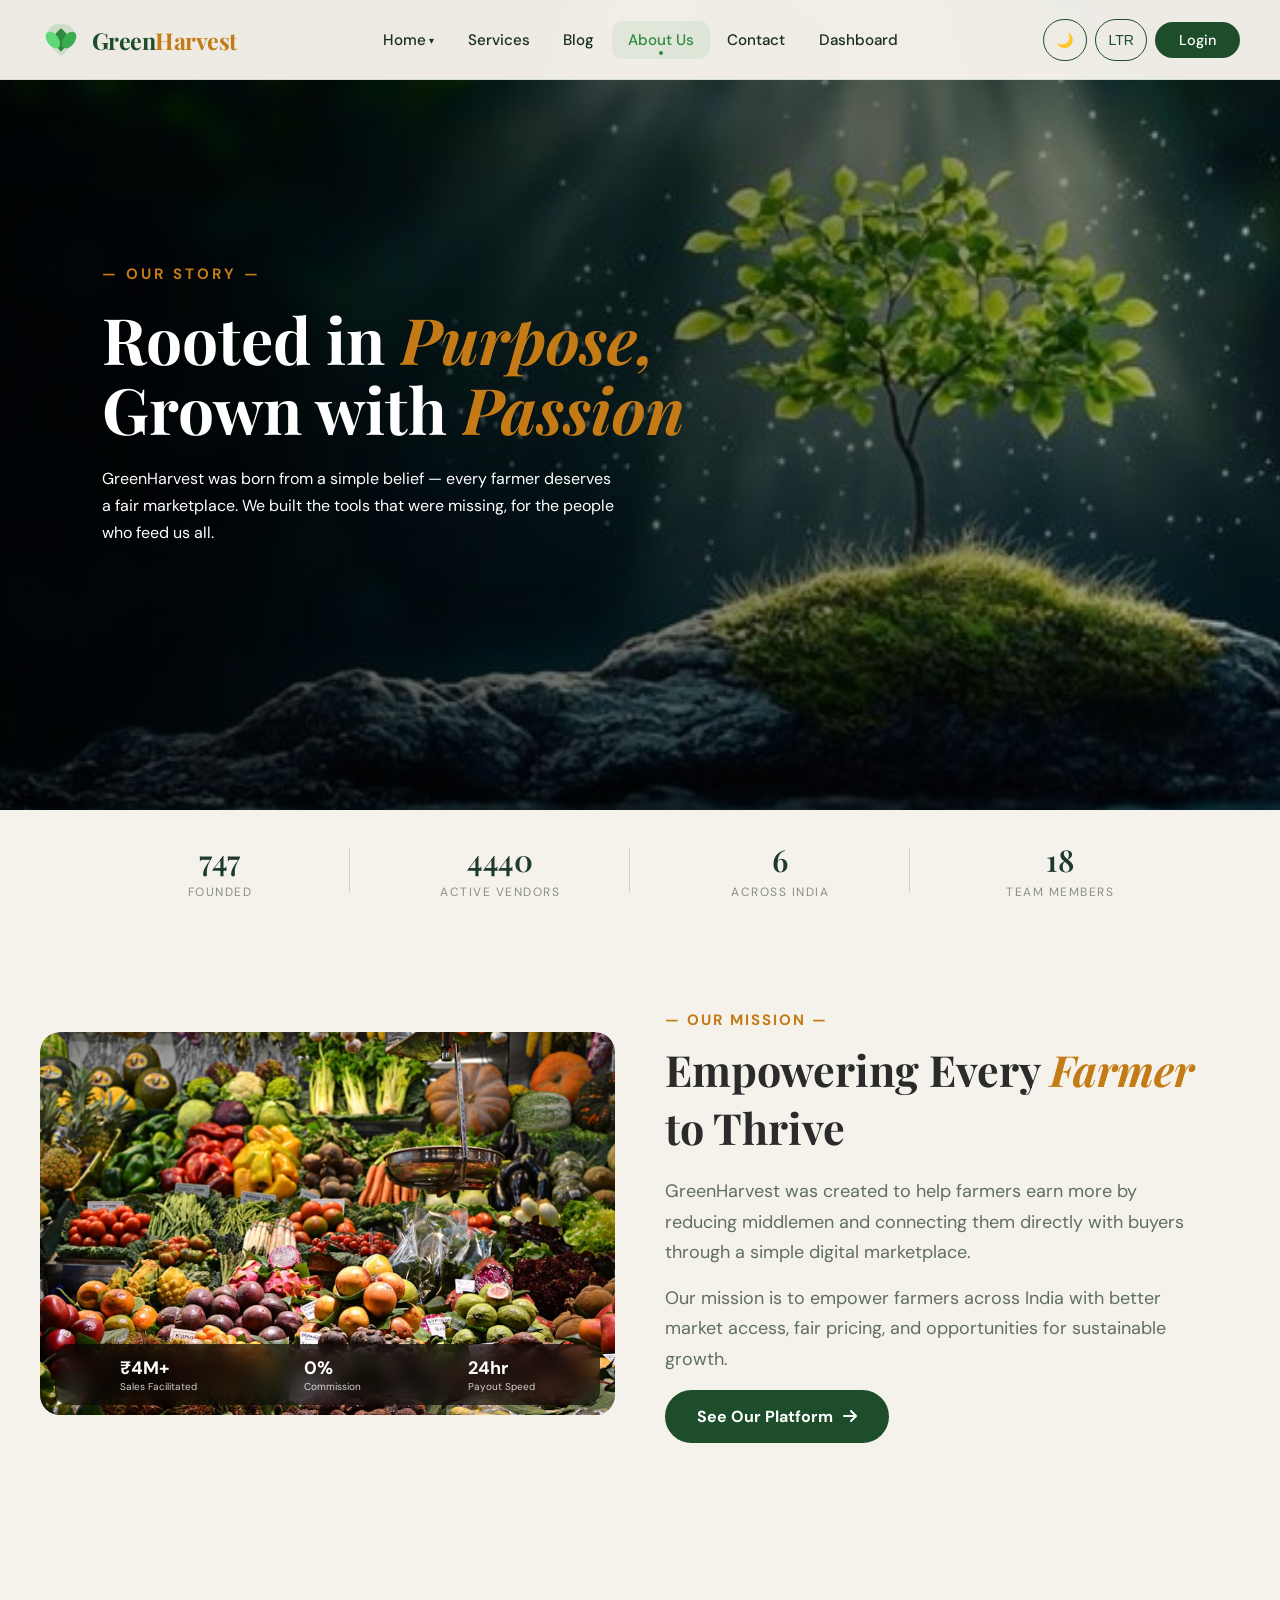
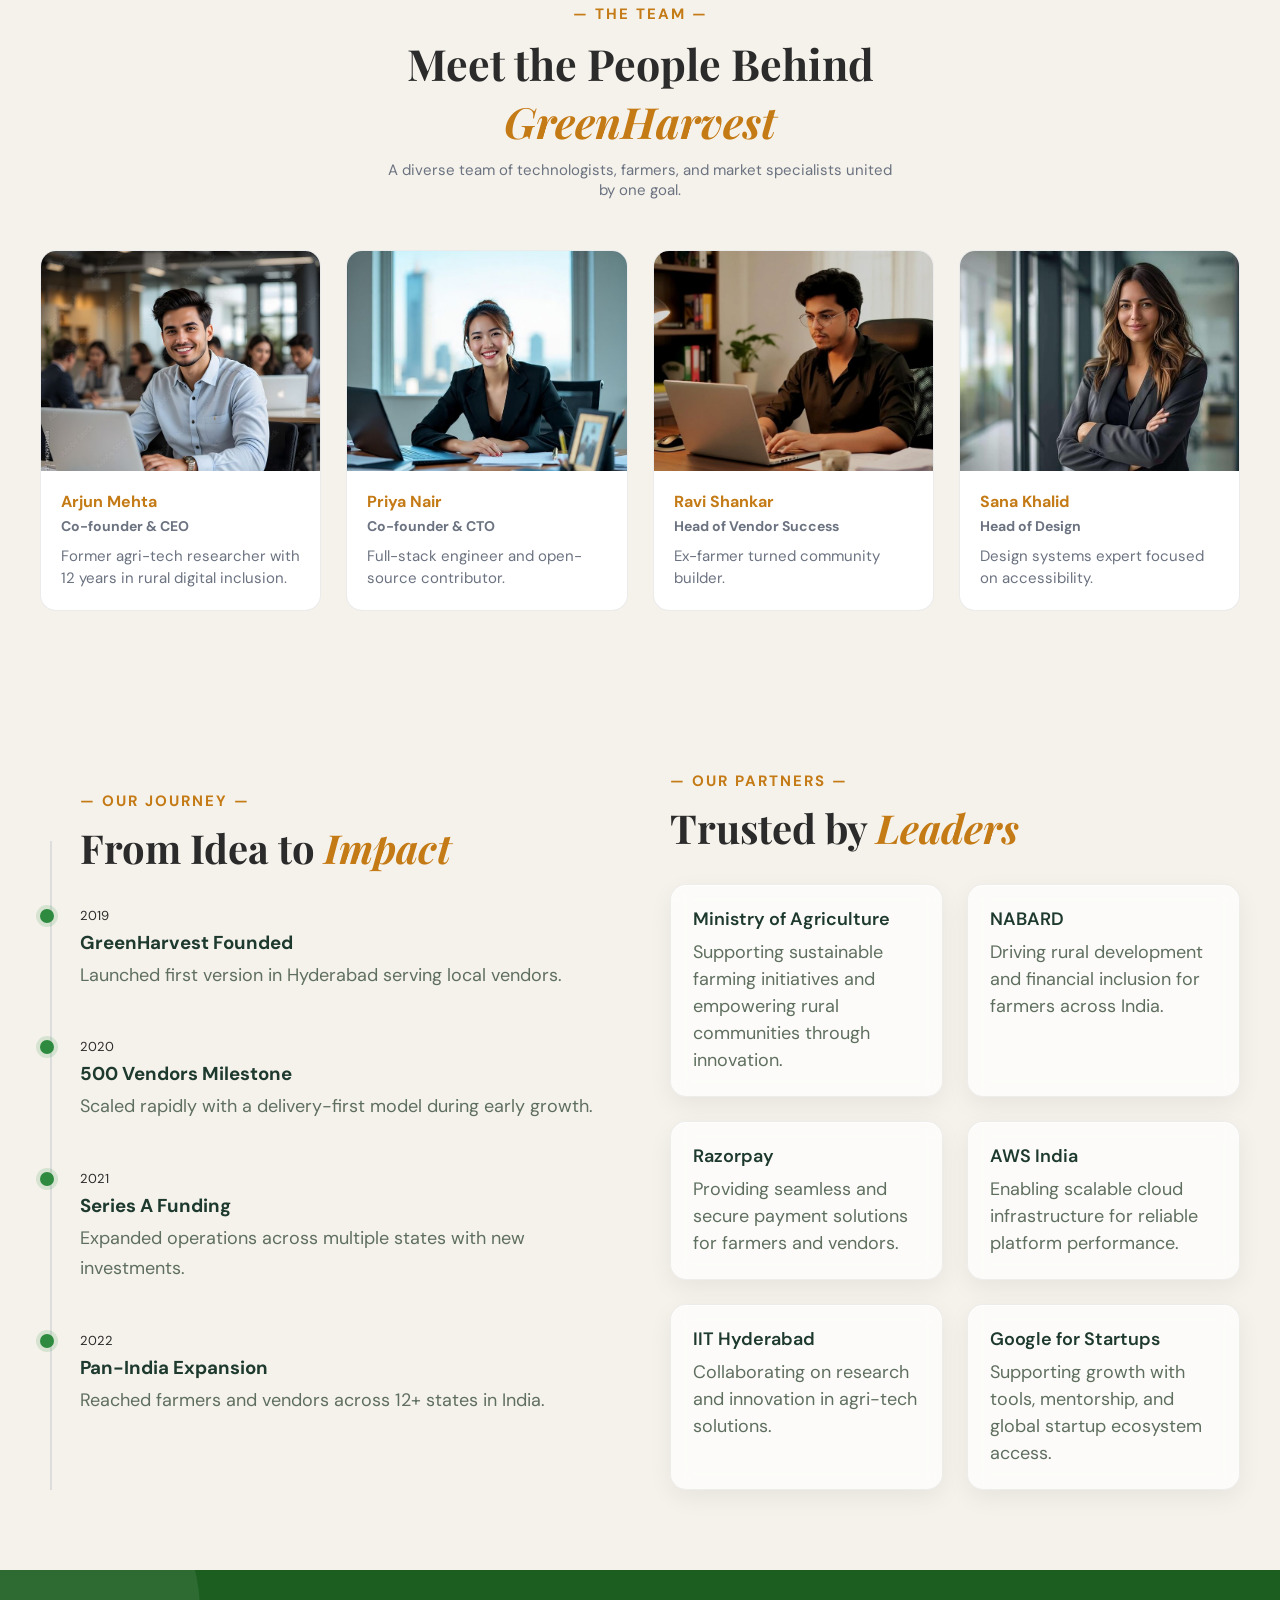
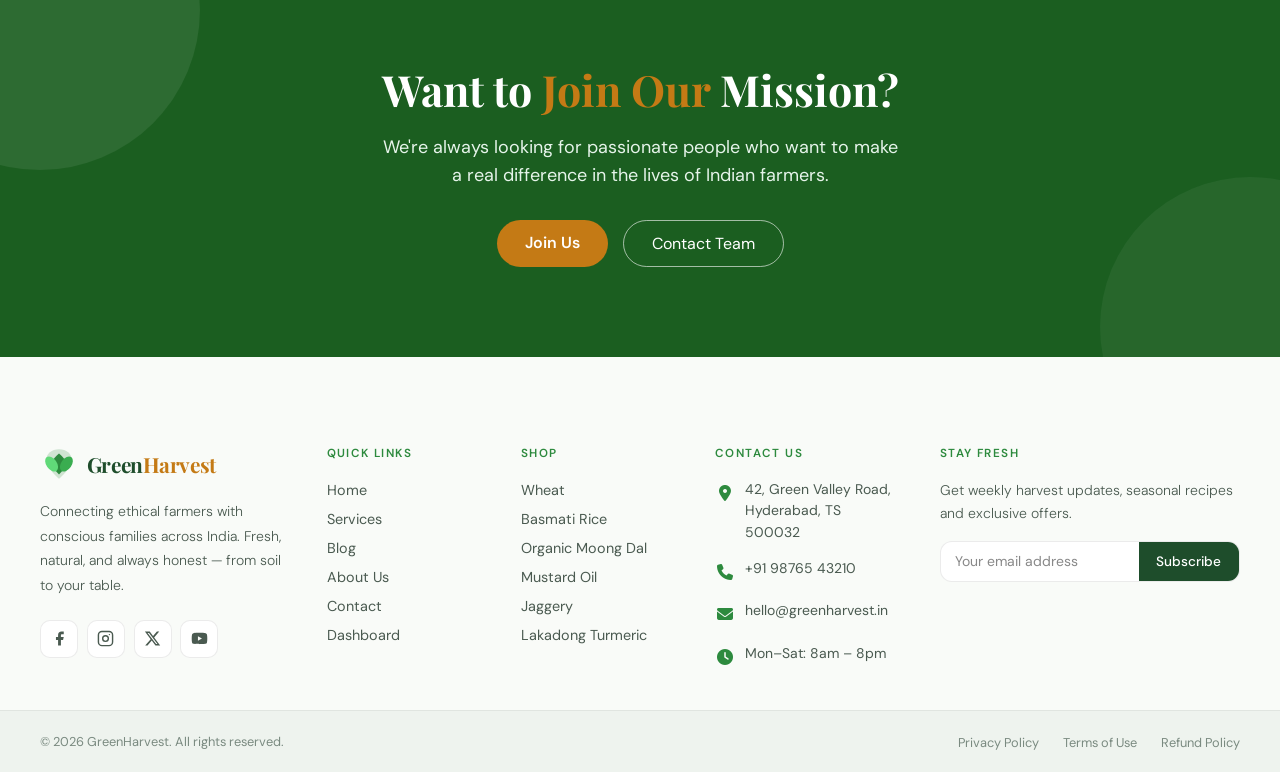
<file: about/about.html>
<!DOCTYPE html>
<html lang="en" dir="ltr" data-theme="light">
<head>
<meta charset="UTF-8">
<meta name="viewport" content="width=device-width, initial-scale=1.0">
<title>GreenHarvest</title>
<link rel="icon" type="image/x-icon" href="../images/logo.jpg">
<link href="https://fonts.googleapis.com/css2?family=Inter:wght@400;500;600;700&family=Playfair+Display:wght@400;600;700&display=swap" rel="stylesheet">
<link href="https://fonts.googleapis.com/css2?family=Inter:wght@400;600&family=Playfair+Display:ital,wght@0,700;1,700&display=swap" rel="stylesheet">
<link rel="stylesheet" href="https://cdnjs.cloudflare.com/ajax/libs/font-awesome/6.5.0/css/all.min.css">
<link href="https://fonts.googleapis.com/css2?family=Cormorant+Garamond:ital,wght@0,400;0,600;0,700;1,400&family=DM+Sans:wght@300;400;500&display=swap" rel="stylesheet">
<link href="https://fonts.googleapis.com/css2?family=Playfair+Display:wght@700&family=DM+Sans:wght@300;400;500&display=swap" rel="stylesheet">
  <link rel="stylesheet" href="https://cdnjs.cloudflare.com/ajax/libs/font-awesome/6.5.1/css/all.min.css">
  <link rel="stylesheet" href="../css/nav.css">
  <link rel="stylesheet" href="../css/footer.css">
  <link rel="stylesheet" href="../about/about.css">
</head>
<body>


<header class="navbar" id="navbar">
  <div class="container nav-container">

   
    <a href="../index.html" class="nav-logo">
      <svg viewBox="0 0 36 36" fill="none" xmlns="http://www.w3.org/2000/svg">
        <path d="M18 32C18 32 6 22 6 14C6 8 11 4 18 4C25 4 30 8 30 14C30 22 18 32 18 32Z"
              fill="#2d8a3e" opacity="0.15"/>
        <path d="M18 28C10 20 10 14 18 8C26 14 26 20 18 28Z" fill="#2d8a3e"/>
        <ellipse cx="11" cy="18" rx="5" ry="8" fill="#60d978" transform="rotate(-35,11,18)"/>
        <ellipse cx="25" cy="18" rx="5" ry="8" fill="#3aad50" transform="rotate(35,25,18)"/>
      </svg>
      <span class="nav-logo-text">Green<span>Harvest</span></span>
    </a>

   
    <nav class="nav" id="navMenu">
      <ul class="nav-links">

        <li class="dropdown">
          <a href="../index.html">Home <span class="arrow">▾</span></a>
          <ul class="dropdown-menu">
            <li><a href="../index.html">Home 1</a></li>
            <li><a href="../Home2/Home.html">Home 2</a></li>
          </ul>
        </li>

        <li><a href="../services/services.html">Services</a></li>
        <li><a href="../blog/blog.html">Blog</a></li>
        <li><a href="../about/about.html">About Us</a></li>
        <li><a href="../contact/contact.html">Contact</a></li>
        <li><a href="../Dashboard/Dashboard.html" class="dashboard-link">Dashboard</a></li>

       
        <li class="mobile-only"><a href="../login/login.html">Login</a></li>
      </ul>
    </nav>

  
    <div class="nav-actions">
      <button id="themeToggle" title="Toggle dark mode">🌙</button>
      <button id="dirToggle"   title="Toggle RTL / LTR">LTR</button>
      <a href="../login/login.html" class="login-btn">Login</a>
  
      <button class="menu-toggle" id="menuToggle" aria-label="Toggle menu">
        <span></span><span></span><span></span>
      </button>
    </div>

  </div>
</header>





<section class="hero">


  <div class="hero-bg"></div>


  <div class="hero-overlay"></div>


  <div class="hero-content">

    <p class="hero-sub"><b>— OUR STORY —</b></p>

    <h1 class="hero-title">
      Rooted in <span class="gold">Purpose,</span><br>
      Grown with <span class="gold">Passion</span>
    </h1>

    <p class="hero-desc">
      GreenHarvest was born from a simple belief — every farmer deserves a fair
      marketplace. We built the tools that were missing, for the people who feed us all.
    </p>

  </div>

</section>



<section class="stats-section">

  <div class="stats-container">

    <div class="stat">
      <h2 class="count" data-target="2019">0</h2>
      <p>FOUNDED</p>
    </div>

    <div class="divider"></div>

    <div class="stat">
      <h2 class="count" data-target="12000">0</h2>
      <p>ACTIVE VENDORS</p>
    </div>

    <div class="divider"></div>

    <div class="stat">
      <h2 class="count" data-target="18">0</h2>
      <p>ACROSS INDIA</p>
    </div>

    <div class="divider"></div>

    <div class="stat">
      <h2 class="count" data-target="50">0</h2>
      <p>TEAM MEMBERS</p>
    </div>

  </div>

</section>




<section class="mission-section">

  <div class="mission-container">


    <div class="mission-image">
      <img src="../images/OUR MISSION.jpg" alt="Farm Market">

   
      <div class="mission-stats">
        <div><h4>₹4M+</h4><p>Sales Facilitated</p></div>
        <div><h4>0%</h4><p>Commission</p></div>
        <div><h4>24hr</h4><p>Payout Speed</p></div>
      </div>
    </div>

  
    <div class="mission-content">
      <p class="mission-sub"><b>— OUR MISSION —</b></p>

      <h2 class="mission-title">
        Empowering Every <span>Farmer</span><br>
        to Thrive
      </h2>

      <p class="mission-text">
      GreenHarvest was created to help farmers earn more by reducing middlemen and connecting them directly with buyers through a simple digital marketplace.
      </p>

      <p class="mission-text">
         Our mission is to empower farmers across India with better market access, fair pricing, and opportunities for sustainable growth.
      </p>

    

      
<a href="../blog/blog.html" class="mission-btn">
  See Our Platform <i class="fa-solid fa-arrow-right"></i>
</a>
    </div>

  </div>

</section>




<section class="team-section">

  <div class="team-header">
    <span class="team-sub"><b>— THE TEAM —</b></span>
    <h2>
      Meet the People Behind 
      <span class="gold">GreenHarvest</span>
    </h2>
    <p>
      A diverse team of technologists, farmers, and market specialists united by one goal.
    </p>
  </div>

  <div class="team-container">

  
    <div class="team-card">
      <div class="team-img">
        <img src="../images/member-1.jpg">
      </div>
      <div class="team-content">
        <h3>Arjun Mehta</h3>
        <span><b>Co-founder & CEO</b></span>
        <p>Former agri-tech researcher with 12 years in rural digital inclusion.</p>
      </div>
    </div>

  
    <div class="team-card">
      <div class="team-img">
        <img src="../images/member-2.jpg">
      </div>
      <div class="team-content">
        <h3>Priya Nair</h3>
        <span><b>Co-founder & CTO</b></span>
        <p>Full-stack engineer and open-source contributor.</p>
      </div>
    </div>

    
    <div class="team-card">
      <div class="team-img">
        <img src="../images/member-3.jpg">
      </div>
      <div class="team-content">
        <h3>Ravi Shankar</h3>
        <span><b>Head of Vendor Success</b></span>
        <p>Ex-farmer turned community builder.</p>
      </div>
    </div>

    
    <div class="team-card">
      <div class="team-img">
        <img src="../images/member-4.jpg">
      </div>
      <div class="team-content">
        <h3>Sana Khalid</h3>
        <span><b>Head of Design</b></span>
        <p>Design systems expert focused on accessibility.</p>
      </div>
    </div>

  </div>

</section>



<section class="journey-section">

  <div class="journey-container">

    
    <div class="timeline">

      <h4 class="section-tag"><b>— OUR JOURNEY —</b></h4>
      <h2 class="section-title">
        From Idea to <span>Impact</span>
      </h2>

      <div class="timeline-item">
        <span class="year">2019</span>
        <h3>GreenHarvest Founded</h3>
        <p>Launched first version in Hyderabad serving local vendors.</p>
      </div>

      <div class="timeline-item">
        <span class="year">2020</span>
        <h3>500 Vendors Milestone</h3>
        <p>Scaled rapidly with a delivery-first model during early growth.</p>
      </div>

      <div class="timeline-item">
        <span class="year">2021</span>
        <h3>Series A Funding</h3>
        <p>Expanded operations across multiple states with new investments.</p>
      </div>

      <div class="timeline-item">
        <span class="year">2022</span>
        <h3>Pan-India Expansion</h3>
        <p>Reached farmers and vendors across 12+ states in India.</p>
      </div>

    </div>



    <div class="partners">

      <h4 class="section-tag"><b>— OUR PARTNERS —</b></h4>
      <h2 class="section-title">
        Trusted by <span>Leaders</span>
      </h2>

      <div class="partner-grid">

        <div class="partner-card">
          <h3>Ministry of Agriculture</h3>
          <p>Supporting sustainable farming initiatives and empowering rural communities through innovation.</p>
        </div>

        <div class="partner-card">
          <h3>NABARD</h3>
          <p>Driving rural development and financial inclusion for farmers across India.</p>
        </div>

        <div class="partner-card">
          <h3>Razorpay</h3>
          <p>Providing seamless and secure payment solutions for farmers and vendors.</p>
        </div>

        <div class="partner-card">
          <h3>AWS India</h3>
          <p>Enabling scalable cloud infrastructure for reliable platform performance.</p>
        </div>

        <div class="partner-card">
          <h3>IIT Hyderabad</h3>
          <p>Collaborating on research and innovation in agri-tech solutions.</p>
        </div>

        <div class="partner-card">
          <h3>Google for Startups</h3>
          <p>Supporting growth with tools, mentorship, and global startup ecosystem access.</p>
        </div>

      </div>

    </div>

  </div>

</section>



<section class="cta-section">

  <h2>
    Want to <span>Join Our</span> Mission?
  </h2>

  <p>
    We're always looking for passionate people who want to make a real difference 
    in the lives of Indian farmers.
  </p>

  <div class="cta-buttons">
    <a href="../signup/signup.html" class="btn-primary">Join Us</a>
    <a href="../contact/contact.html" class="btn-secondary">Contact Team</a>
  </div>

</section>




<footer class="footer" id="footer">



  <div class="footer-inner">

  
    <div class="footer-brand">
      <a href="../index.html" class="footer-logo">
        <svg viewBox="0 0 36 36" fill="none" xmlns="http://www.w3.org/2000/svg">
          <path d="M18 32C18 32 6 22 6 14C6 8 11 4 18 4C25 4 30 8 30 14C30 22 18 32 18 32Z" fill="#2d8a3e" opacity="0.2"/>
          <path d="M18 28C10 20 10 14 18 8C26 14 26 20 18 28Z" fill="#2d8a3e"/>
          <ellipse cx="11" cy="18" rx="5" ry="8" fill="#60d978" transform="rotate(-35,11,18)"/>
          <ellipse cx="25" cy="18" rx="5" ry="8" fill="#3aad50" transform="rotate(35,25,18)"/>
        </svg>
        <span class="footer-logo-text">Green<span>Harvest</span></span>
      </a>
      <p class="footer-desc">
        Connecting ethical farmers with conscious families across India. Fresh, natural, and always honest — from soil to your table.
      </p>
      <div class="footer-socials">
        <a href="#" class="social-btn" title="Facebook">
          <svg viewBox="0 0 24 24" fill="currentColor"><path d="M18 2h-3a5 5 0 0 0-5 5v3H7v4h3v8h4v-8h3l1-4h-4V7a1 1 0 0 1 1-1h3z"/></svg>
        </a>
        <a href="#" class="social-btn" title="Instagram">
          <svg viewBox="0 0 24 24" fill="none" stroke="currentColor" stroke-width="2" stroke-linecap="round" stroke-linejoin="round">
            <rect x="2" y="2" width="20" height="20" rx="5" ry="5"/>
            <circle cx="12" cy="12" r="4"/>
            <circle cx="17.5" cy="6.5" r="1" fill="currentColor" stroke="none"/>
          </svg>
        </a>
        <a href="#" class="social-btn" title="Twitter / X">
          <svg viewBox="0 0 24 24" fill="currentColor"><path d="M18.244 2.25h3.308l-7.227 8.26 8.502 11.24H16.17l-5.214-6.817L4.99 21.75H1.68l7.73-8.835L1.254 2.25H8.08l4.713 6.231zm-1.161 17.52h1.833L7.084 4.126H5.117z"/></svg>
        </a>
        <a href="#" class="social-btn" title="YouTube">
          <svg viewBox="0 0 24 24" fill="currentColor"><path d="M22.54 6.42a2.78 2.78 0 0 0-1.95-1.96C18.88 4 12 4 12 4s-6.88 0-8.59.46A2.78 2.78 0 0 0 1.46 6.42 29 29 0 0 0 1 12a29 29 0 0 0 .46 5.58 2.78 2.78 0 0 0 1.95 1.96C5.12 20 12 20 12 20s6.88 0 8.59-.46a2.78 2.78 0 0 0 1.95-1.96A29 29 0 0 0 23 12a29 29 0 0 0-.46-5.58z"/><polygon points="9.75 15.02 15.5 12 9.75 8.98 9.75 15.02" fill="var(--footer-bg)"/></svg>
        </a>
      </div>
    </div>


    <div class="footer-col">
      <h4 class="footer-col-title">Quick Links</h4>
      <ul class="footer-links">
        <li><a href="../index.html">Home</a></li>
        <li><a href="../services/services.html">Services</a></li>
        <li><a href="../blog/blog.html">Blog</a></li>
        <li><a href="../about/about.html">About Us</a></li>
        <li><a href="../contact/contact.html">Contact</a></li>
        <li><a href="../Dashboard/Dashboard.html">Dashboard</a></li>
      </ul>
    </div>

    
  <div class="footer-col">
      <h4 class="footer-col-title">Shop</h4>
      <ul class="footer-links">
       <li><a href="../index.html#wheat">Wheat</a></li>
        <li><a href="../index.html#basmati-rice">Basmati Rice</a></li>
        <li><a href="../index.html#moong-dal">Organic Moong Dal</a></li>
        <li><a href="../index.html#mustard-oil">Mustard Oil</a></li>
        <li><a href="../index.html#jaggery">Jaggery</a></li>
        <li><a href="../index.html#turmeric">Lakadong Turmeric</a></li>
      </ul>
    </div>

    
   <div class="footer-col">
  <h4 class="footer-col-title">Contact Us</h4>
  <ul class="footer-contact">
    <li>
      <span class="contact-icon"><i class="fa-solid fa-location-dot"></i></span>
      <span>42, Green Valley Road,<br>Hyderabad, TS 500032</span>
    </li>
    <li>
      <span class="contact-icon"><i class="fa-solid fa-phone"></i></span>
      <a href="tel:+919876543210">+91 98765 43210</a>
    </li>
    <li>
      <span class="contact-icon"><i class="fa-solid fa-envelope"></i></span>
      <a href="mailto:hello@greenharvest.in">hello@greenharvest.in</a>
    </li>
    <li>
      <span class="contact-icon"><i class="fa-solid fa-clock"></i></span>
      <span>Mon–Sat: 8am – 8pm</span>
    </li>
  </ul>
</div>


  
    <div class="footer-col footer-newsletter">
      <h4 class="footer-col-title">Stay Fresh</h4>
      <p class="newsletter-desc">Get weekly harvest updates, seasonal recipes and exclusive offers.</p>
      <div class="newsletter-form">
        <input type="email" id="newsletterEmail" placeholder="Your email address" autocomplete="email"/>
        <button id="newsletterBtn">Subscribe</button>
      </div>
      <p class="newsletter-msg" id="newsletterMsg"></p>
     
    </div>

  </div>


  <div class="footer-bottom">
    <div class="footer-bottom-inner">
      <p class="footer-copy">© <span id="footerYear">2026</span> GreenHarvest. All rights reserved.</p>
      <ul class="footer-legal">
        <li><a href="#">Privacy Policy</a></li>
        <li><a href="#">Terms of Use</a></li>
        <li><a href="#">Refund Policy</a></li>
      </ul>
    </div>
  </div>

</footer>




<script src="../js/footer.js"></script>
<script src="../js/nav.js"></script>
<script src="../about/about.js"></script>
</body>
</html>
</file>
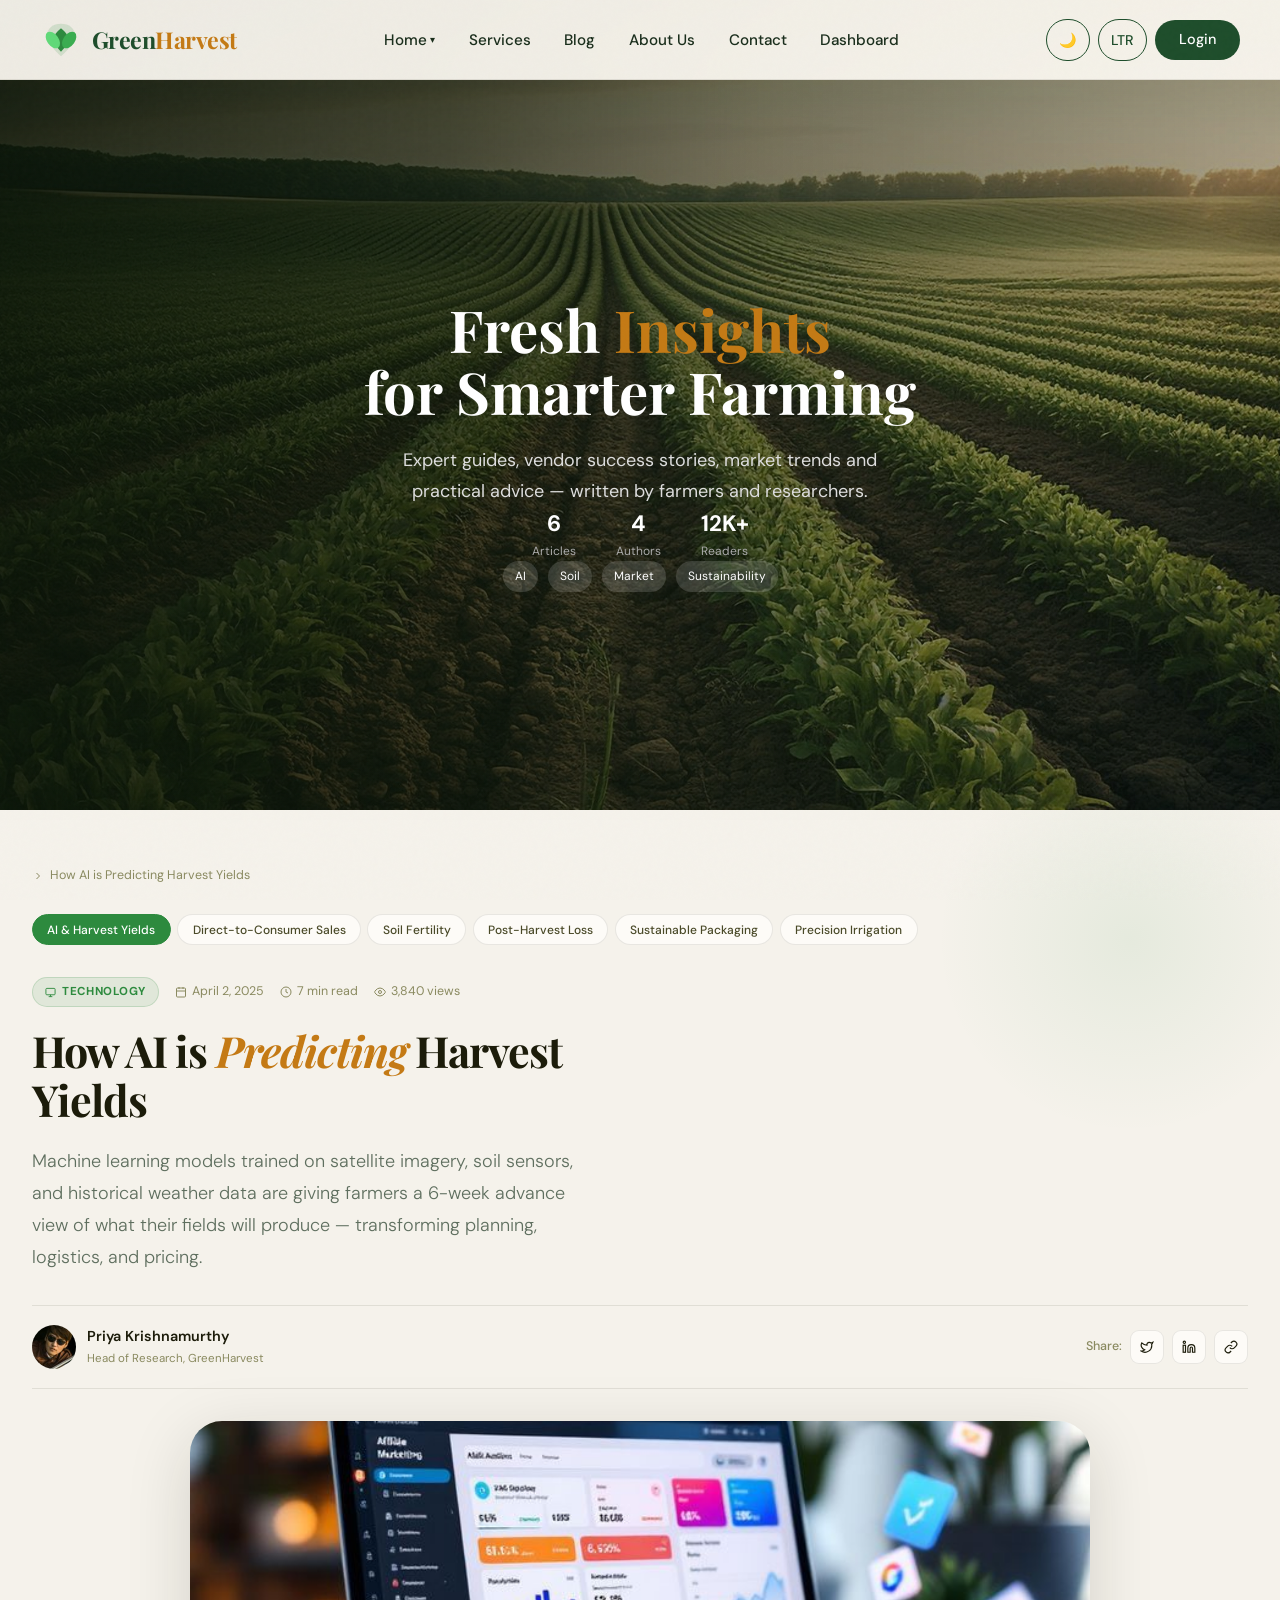
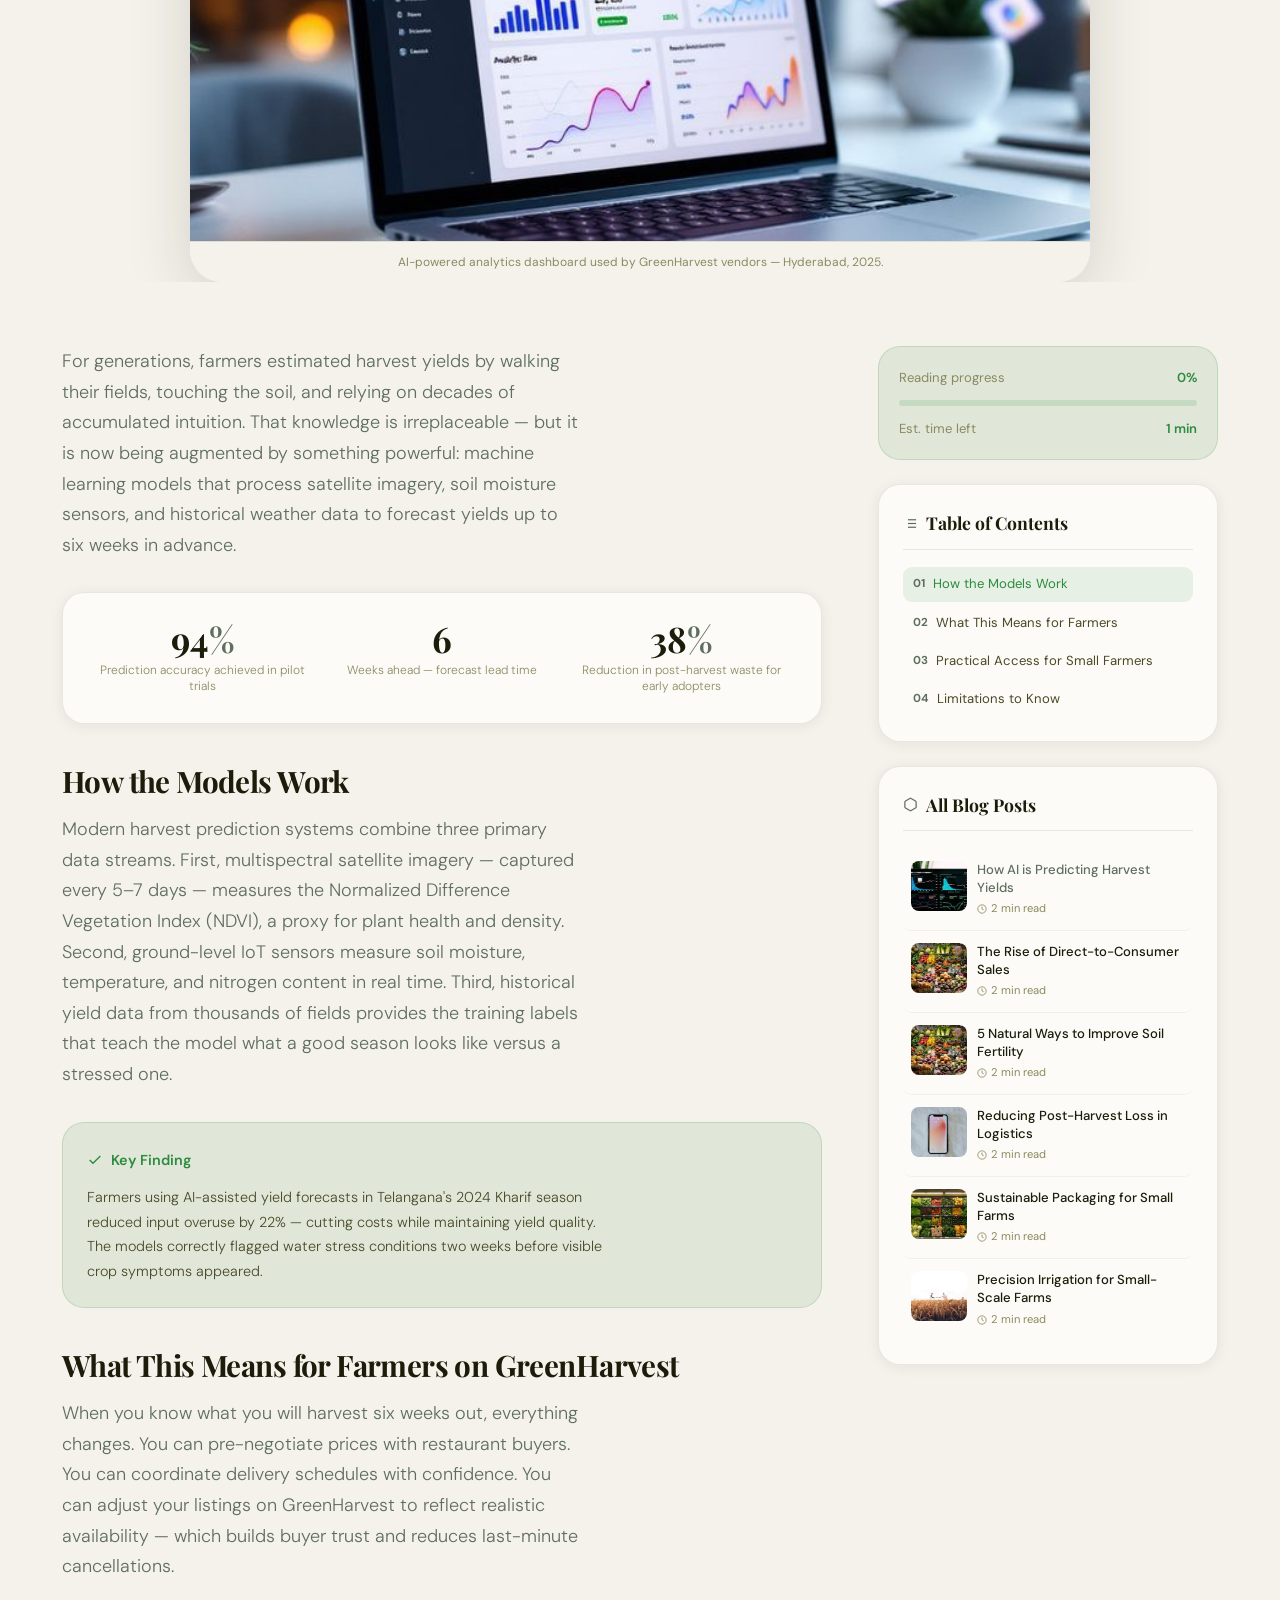
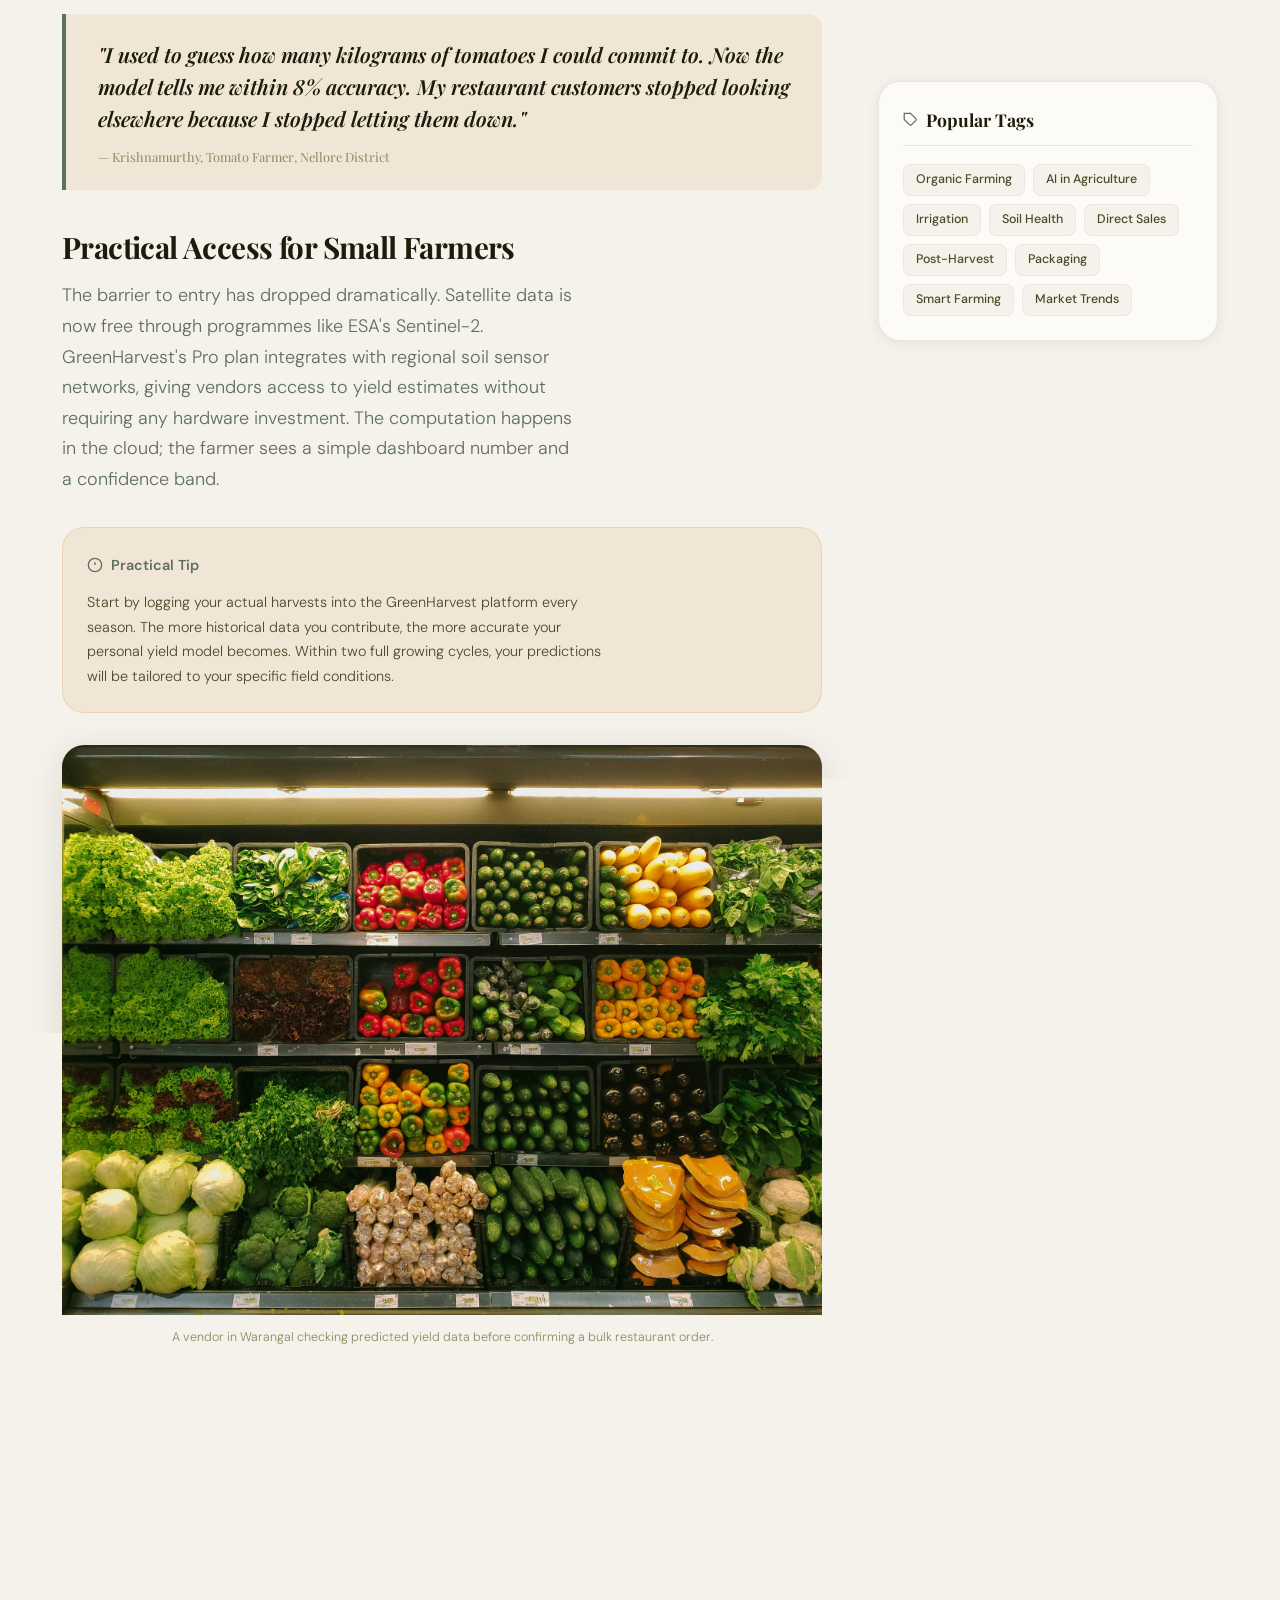
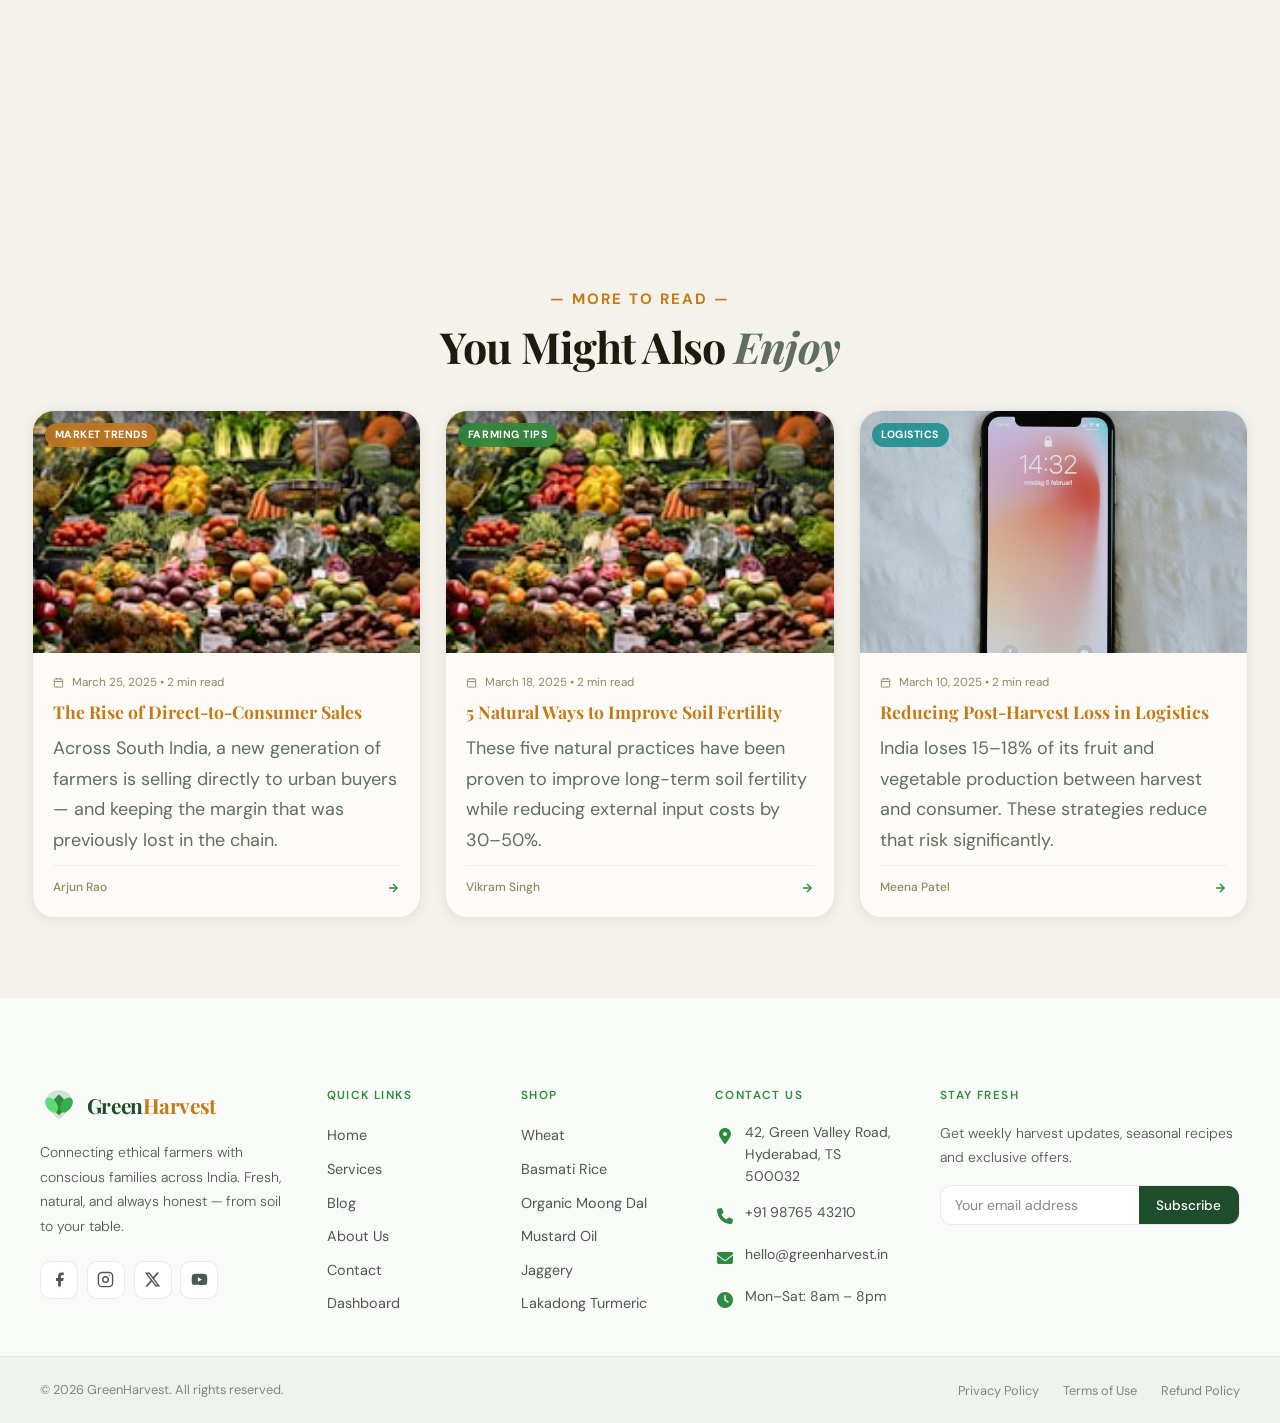
<file: blog details/blog details.html>
<!DOCTYPE html>
<html lang="en" dir="ltr" data-theme="light">
<head>
<meta charset="UTF-8">
<meta name="viewport" content="width=device-width, initial-scale=1.0">
<title>GreenHarvest</title>
<link rel="icon" type="image/x-icon" href="../images/logo.jpg">
<link href="https://fonts.googleapis.com/css2?family=Inter:wght@400;500;600;700&family=Playfair+Display:wght@400;600;700&display=swap" rel="stylesheet">
<link href="https://fonts.googleapis.com/css2?family=Inter:wght@400;600&family=Playfair+Display:ital,wght@0,700;1,700&display=swap" rel="stylesheet">
<link rel="stylesheet" href="https://cdnjs.cloudflare.com/ajax/libs/font-awesome/6.5.0/css/all.min.css">
<link href="https://fonts.googleapis.com/css2?family=Cormorant+Garamond:ital,wght@0,400;0,600;0,700;1,400&family=DM+Sans:wght@300;400;500&display=swap" rel="stylesheet">
<link href="https://fonts.googleapis.com/css2?family=Playfair+Display:wght@700&family=DM+Sans:wght@300;400;500&display=swap" rel="stylesheet">
  <link rel="stylesheet" href="https://cdnjs.cloudflare.com/ajax/libs/font-awesome/6.5.1/css/all.min.css">
<link rel="stylesheet" href="../css/footer.css">
  <link rel="stylesheet" href="../css/nav.css">
  <link rel="stylesheet" href="../blog details/blog details.css">
</head>
<body>


<header class="navbar" id="navbar">
  <div class="container nav-container">

   
    <a href="../index.html" class="nav-logo">
      <svg viewBox="0 0 36 36" fill="none" xmlns="http://www.w3.org/2000/svg">
        <path d="M18 32C18 32 6 22 6 14C6 8 11 4 18 4C25 4 30 8 30 14C30 22 18 32 18 32Z"
              fill="#2d8a3e" opacity="0.15"/>
        <path d="M18 28C10 20 10 14 18 8C26 14 26 20 18 28Z" fill="#2d8a3e"/>
        <ellipse cx="11" cy="18" rx="5" ry="8" fill="#60d978" transform="rotate(-35,11,18)"/>
        <ellipse cx="25" cy="18" rx="5" ry="8" fill="#3aad50" transform="rotate(35,25,18)"/>
      </svg>
      <span class="nav-logo-text">Green<span>Harvest</span></span>
    </a>


    <nav class="nav" id="navMenu">
      <ul class="nav-links">

        <li class="dropdown">
          <a href="../index.html">Home <span class="arrow">▾</span></a>
          <ul class="dropdown-menu">
            <li><a href="../index.html">Home 1</a></li>
            <li><a href="../Home2/Home.html">Home 2</a></li>
          </ul>
        </li>

        <li><a href="../services/services.html">Services</a></li>
        <li><a href="../blog/blog.html">Blog</a></li>
        <li><a href="../about/about.html">About Us</a></li>
        <li><a href="../contact/contact.html">Contact</a></li>
        <li><a href="../Dashboard/Dashboard.html" class="dashboard-link">Dashboard</a></li>

       
        <li class="mobile-only"><a href="../login/login.html">Login</a></li>
      </ul>
    </nav>

    
    <div class="nav-actions">
      <button id="themeToggle" title="Toggle dark mode">🌙</button>
      <button id="dirToggle"   title="Toggle RTL / LTR">LTR</button>
      <a href="../login/login.html" class="login-btn">Login</a>
    
      <button class="menu-toggle" id="menuToggle" aria-label="Toggle menu">
        <span></span><span></span><span></span>
      </button>
    </div>

  </div>
</header>


<section class="blog-hero">

  <div class="blog-hero-content">

    <div class="hero-left">
     

      <h1>
        Fresh <span>Insights</span><br>
        for Smarter Farming
      </h1>

      <p>
        Expert guides, vendor success stories, market trends and practical advice —
        written by farmers and researchers.
      </p>

      <div class="stats">
        <div><strong>6</strong><span>Articles</span></div>
        <div><strong>4</strong><span>Authors</span></div>
        <div><strong>12K+</strong><span>Readers</span></div>
      </div>

      <div class="topics">
        <span>AI</span>
        <span>Soil</span>
        <span>Market</span>
        <span>Sustainability</span>
      </div>
    </div>

  </div>

</section>




<div class="bd-progress" id="bdProgress"></div>


<section class="bd-hero">
  <div class="bd-hero-inner">

    
    <div class="bd-breadcrumb">
     
      <svg width="12" height="12" viewBox="0 0 24 24" fill="none" stroke="currentColor" stroke-width="2"><polyline points="9 18 15 12 9 6"/></svg>
      <span id="bdBreadcrumbCurrent">How AI is Predicting Harvest Yields</span>
    </div>

  
    <div class="bd-post-tabs" id="bdPostTabs">
      <button class="bd-post-tab active" data-post="0">AI &amp; Harvest Yields</button>
      <button class="bd-post-tab" data-post="1">Direct-to-Consumer Sales</button>
      <button class="bd-post-tab" data-post="2">Soil Fertility</button>
      <button class="bd-post-tab" data-post="3">Post-Harvest Loss</button>
      <button class="bd-post-tab" data-post="4">Sustainable Packaging</button>
      <button class="bd-post-tab" data-post="5">Precision Irrigation</button>
    </div>


    <div class="bd-art-meta" id="bdArtMeta">
      <span class="bd-cat-tag" id="bdCatTag">
        <svg width="11" height="11" viewBox="0 0 24 24" fill="none" stroke="currentColor" stroke-width="2"><rect x="2" y="3" width="20" height="14" rx="2"/><line x1="8" y1="21" x2="16" y2="21"/><line x1="12" y1="17" x2="12" y2="21"/></svg>
        <span id="bdCatText">Technology</span>
      </span>
      <span class="bd-meta-item">
        <svg width="12" height="12" viewBox="0 0 24 24" fill="none" stroke="currentColor" stroke-width="2"><rect x="3" y="4" width="18" height="18" rx="2"/><line x1="16" y1="2" x2="16" y2="6"/><line x1="8" y1="2" x2="8" y2="6"/><line x1="3" y1="10" x2="21" y2="10"/></svg>
        <span id="bdDate">April 2, 2025</span>
      </span>
      <span class="bd-meta-item">
        <svg width="12" height="12" viewBox="0 0 24 24" fill="none" stroke="currentColor" stroke-width="2"><circle cx="12" cy="12" r="10"/><polyline points="12 6 12 12 16 14"/></svg>
        <span id="bdReadTime">7 min read</span>
      </span>
      <span class="bd-meta-item">
        <svg width="12" height="12" viewBox="0 0 24 24" fill="none" stroke="currentColor" stroke-width="2"><path d="M1 12s4-8 11-8 11 8 11 8-4 8-11 8-11-8-11-8z"/><circle cx="12" cy="12" r="3"/></svg>
        <span id="bdViews">3,840 views</span>
      </span>
    </div>

    <h1 class="bd-art-title" id="bdArtTitle">How AI is <em>Predicting</em> Harvest Yields</h1>
    <p class="bd-art-excerpt" id="bdArtExcerpt">Machine learning models trained on satellite imagery, soil sensors, and historical weather data are giving farmers a 6-week advance view of what their fields will produce — transforming planning, logistics, and pricing.</p>

    <div class="bd-author-row">
      <div class="bd-author">
        <div class="bd-av"><img id="bdAuthorImg" src="../images/author-1.jpg" alt="Author"/></div>
        <div>
          <div class="bd-author-name" id="bdAuthorName">Priya Krishnamurthy</div>
          <div class="bd-author-role" id="bdAuthorRole">Head of Research, GreenHarvest</div>
        </div>
      </div>
      <div class="bd-share-row">
        <span class="bd-share-lbl">Share:</span>
        <button class="bd-share-btn" title="Twitter/X">
          <svg width="14" height="14" viewBox="0 0 24 24" fill="none" stroke="currentColor" stroke-width="2"><path d="M22 4s-.7 2.1-2 3.4c1.6 10-9.4 17.3-18 11.6 2.2.1 4.4-.6 6-2C3 15.5.5 9.6 3 5c2.2 2.4 5.6 3.9 9 4-.9-4.2 4-6.6 7-3.8 1.1 0 3-1.2 3-1.2z"/></svg>
        </button>
        <button class="bd-share-btn" title="LinkedIn">
          <svg width="14" height="14" viewBox="0 0 24 24" fill="none" stroke="currentColor" stroke-width="2"><path d="M16 8a6 6 0 0 1 6 6v7h-4v-7a2 2 0 0 0-2-2 2 2 0 0 0-2 2v7h-4v-7a6 6 0 0 1 6-6z"/><rect x="2" y="9" width="4" height="12"/><circle cx="4" cy="4" r="2"/></svg>
        </button>
        <button class="bd-share-btn" title="Copy link" id="bdCopyBtn">
          <svg width="14" height="14" viewBox="0 0 24 24" fill="none" stroke="currentColor" stroke-width="2"><path d="M10 13a5 5 0 0 0 7.54.54l3-3a5 5 0 0 0-7.07-7.07l-1.72 1.71"/><path d="M14 11a5 5 0 0 0-7.54-.54l-3 3a5 5 0 0 0 7.07 7.07l1.71-1.71"/></svg>
        </button>
      </div>
    </div>
  </div>


  <div class="bd-cover">
    <img id="bdCoverImg" src="../images/card-img-2.jpg" alt="Cover"/>
    <div class="bd-cover-caption" id="bdCoverCaption">AI-powered analytics dashboard used by GreenHarvest vendors — Hyderabad, 2025.</div>
  </div>
</section>



<div class="bd-layout">


  <main class="bd-body">

  
    <div class="bd-article-panel active" id="bdPanel0">
      <div class="bd-content" id="bdContent0">
        <p>For generations, farmers estimated harvest yields by walking their fields, touching the soil, and relying on decades of accumulated intuition. That knowledge is irreplaceable — but it is now being augmented by something powerful: machine learning models that process satellite imagery, soil moisture sensors, and historical weather data to forecast yields up to six weeks in advance.</p>

        <div class="bd-stat-box reveal">
          <div class="bdsb-item"><div class="bdsb-num">94<span>%</span></div><div class="bdsb-label">Prediction accuracy achieved in pilot trials</div></div>
          <div class="bdsb-item"><div class="bdsb-num">6</div><div class="bdsb-label">Weeks ahead — forecast lead time</div></div>
          <div class="bdsb-item"><div class="bdsb-num">38<span>%</span></div><div class="bdsb-label">Reduction in post-harvest waste for early adopters</div></div>
        </div>

        <h2>How the Models Work</h2>
        <p>Modern harvest prediction systems combine three primary data streams. First, multispectral satellite imagery — captured every 5–7 days — measures the Normalized Difference Vegetation Index (NDVI), a proxy for plant health and density. Second, ground-level IoT sensors measure soil moisture, temperature, and nitrogen content in real time. Third, historical yield data from thousands of fields provides the training labels that teach the model what a good season looks like versus a stressed one.</p>

        <div class="bd-highlight reveal">
          <div class="bd-highlight-head">
            <svg width="16" height="16" viewBox="0 0 24 24" fill="none" stroke="currentColor" stroke-width="2"><polyline points="20 6 9 17 4 12"/></svg>
            Key Finding
          </div>
          <p>Farmers using AI-assisted yield forecasts in Telangana's 2024 Kharif season reduced input overuse by 22% — cutting costs while maintaining yield quality. The models correctly flagged water stress conditions two weeks before visible crop symptoms appeared.</p>
        </div>

        <h2>What This Means for Farmers on GreenHarvest</h2>
        <p>When you know what you will harvest six weeks out, everything changes. You can pre-negotiate prices with restaurant buyers. You can coordinate delivery schedules with confidence. You can adjust your listings on GreenHarvest to reflect realistic availability — which builds buyer trust and reduces last-minute cancellations.</p>

        <blockquote>
          "I used to guess how many kilograms of tomatoes I could commit to. Now the model tells me within 8% accuracy. My restaurant customers stopped looking elsewhere because I stopped letting them down."
          <cite>— Krishnamurthy, Tomato Farmer, Nellore District</cite>
        </blockquote>

        <h2>Practical Access for Small Farmers</h2>
        <p>The barrier to entry has dropped dramatically. Satellite data is now free through programmes like ESA's Sentinel-2. GreenHarvest's Pro plan integrates with regional soil sensor networks, giving vendors access to yield estimates without requiring any hardware investment. The computation happens in the cloud; the farmer sees a simple dashboard number and a confidence band.</p>

        <div class="bd-tip reveal">
          <div class="bd-highlight-head">
            <svg width="16" height="16" viewBox="0 0 24 24" fill="none" stroke="currentColor" stroke-width="2"><circle cx="12" cy="12" r="10"/><line x1="12" y1="8" x2="12" y2="12"/><line x1="12" y1="16" x2="12.01" y2="16"/></svg>
            Practical Tip
          </div>
          <p>Start by logging your actual harvests into the GreenHarvest platform every season. The more historical data you contribute, the more accurate your personal yield model becomes. Within two full growing cycles, your predictions will be tailored to your specific field conditions.</p>
        </div>

        <div class="bd-img reveal">
          <img src="../images/card-img-1.jpg" alt="Farmers using smartphones"/>
          <div class="bd-img-caption">A vendor in Warangal checking predicted yield data before confirming a bulk restaurant order.</div>
        </div>

        <h2>Limitations to Know</h2>
        <p>No model is perfect. Cloud cover can interrupt satellite passes for 10–14 days during heavy monsoon periods, reducing NDVI data quality precisely when it matters most. Models trained on one crop variety may perform poorly when applied to a new variety. And all predictions carry uncertainty — the 94% accuracy figure represents controlled pilots, not universal performance.</p>

        <p>Despite these limitations, the directional value is enormous. A farmer who knows there is a 70% chance of a below-average harvest has information that a farmer relying on intuition alone does not. That 70% signal, acted on early, is the difference between managing a shortage gracefully and scrambling at the last moment.</p>
      </div>

   
      <div class="bd-art-footer reveal">
        <div class="bd-tags-wrap">
          <span class="bd-tag-lbl">Tags:</span>
          <span class="bd-tag">AI in Agriculture</span>
          <span class="bd-tag">Yield Prediction</span>
          <span class="bd-tag">Smart Farming</span>
          <span class="bd-tag">Machine Learning</span>
        </div>
        <div class="bd-share-footer">
          <span class="bd-sf-lbl">Share:</span>
          <button class="bd-sf-btn"><svg width="13" height="13" viewBox="0 0 24 24" fill="none" stroke="currentColor" stroke-width="2"><path d="M22 4s-.7 2.1-2 3.4c1.6 10-9.4 17.3-18 11.6 2.2.1 4.4-.6 6-2C3 15.5.5 9.6 3 5c2.2 2.4 5.6 3.9 9 4-.9-4.2 4-6.6 7-3.8 1.1 0 3-1.2 3-1.2z"/></svg>Twitter</button>
          <button class="bd-sf-btn"><svg width="13" height="13" viewBox="0 0 24 24" fill="none" stroke="currentColor" stroke-width="2"><path d="M16 8a6 6 0 0 1 6 6v7h-4v-7a2 2 0 0 0-2-2 2 2 0 0 0-2 2v7h-4v-7a6 6 0 0 1 6-6z"/><rect x="2" y="9" width="4" height="12"/><circle cx="4" cy="4" r="2"/></svg>LinkedIn</button>
        </div>
      </div>

    
      <div class="bd-author-card reveal">
        <div class="bd-av-lg"><img src="../images/author-1.jpg" alt=""/></div>
        <div>
          <div class="bd-author-badge">Written by</div>
          <div class="bd-author-nm">Priya Krishnamurthy</div>
          <div class="bd-author-rl">Head of Research &amp; Insights, GreenHarvest</div>
          <div class="bd-author-bio">Former Google engineer and daughter of a rice farmer from Nellore. Priya leads GreenHarvest's research into agricultural technology and farmer income patterns. She has published 24 reports on India's farm-to-consumer economy.</div>
          <div class="bd-author-socials">
            <button class="bd-asoc"><svg width="13" height="13" viewBox="0 0 24 24" fill="none" stroke="currentColor" stroke-width="2"><path d="M22 4s-.7 2.1-2 3.4c1.6 10-9.4 17.3-18 11.6 2.2.1 4.4-.6 6-2C3 15.5.5 9.6 3 5c2.2 2.4 5.6 3.9 9 4-.9-4.2 4-6.6 7-3.8 1.1 0 3-1.2 3-1.2z"/></svg></button>
            <button class="bd-asoc"><svg width="13" height="13" viewBox="0 0 24 24" fill="none" stroke="currentColor" stroke-width="2"><path d="M16 8a6 6 0 0 1 6 6v7h-4v-7a2 2 0 0 0-2-2 2 2 0 0 0-2 2v7h-4v-7a6 6 0 0 1 6-6z"/><rect x="2" y="9" width="4" height="12"/><circle cx="4" cy="4" r="2"/></svg></button>
            <button class="bd-asoc"><svg width="13" height="13" viewBox="0 0 24 24" fill="none" stroke="currentColor" stroke-width="2"><path d="M4 4h16c1.1 0 2 .9 2 2v12c0 1.1-.9 2-2 2H4c-1.1 0-2-.9-2-2V6c0-1.1.9-2 2-2z"/><polyline points="22,6 12,13 2,6"/></svg></button>
          </div>
        </div>
      </div>

  
      <div class="bd-comments reveal">
        <div class="bd-comments-head">Comments <span class="bd-cmt-count">3 responses</span></div>
        <div class="bd-cmt-list">
          <div class="bd-cmt">
            <div class="bd-cmt-av"><img src="../images/author-2.jpg" alt=""/></div>
            <div>
              <div class="bd-cmt-head"><span class="bd-cmt-name">Raju Venkatesh</span><span class="bd-cmt-date">April 3, 2025</span><span class="bd-cmt-verified">Verified Vendor</span></div>
              <div class="bd-cmt-text">Tried the yield estimate feature last Rabi season. My chilli forecast was off by only 6%. I pre-sold to two restaurants in Hyderabad at a fixed price. Best season I have had in eight years.</div>
              <div class="bd-cmt-actions">
                <button class="bd-cmt-act"><svg width="13" height="13" viewBox="0 0 24 24" fill="none" stroke="currentColor" stroke-width="2"><path d="M14 9V5a3 3 0 0 0-3-3l-4 9v11h11.28a2 2 0 0 0 2-1.7l1.38-9a2 2 0 0 0-2-2.3H14z"/><path d="M7 22H4a2 2 0 0 1-2-2v-7a2 2 0 0 1 2-2h3"/></svg>18 Helpful</button>
                <button class="bd-cmt-act"><svg width="13" height="13" viewBox="0 0 24 24" fill="none" stroke="currentColor" stroke-width="2"><path d="M21 15a2 2 0 0 1-2 2H7l-4 4V5a2 2 0 0 1 2-2h14a2 2 0 0 1 2 2z"/></svg>Reply</button>
              </div>
            </div>
          </div>
          <div class="bd-cmt reply">
            <div class="bd-cmt-av"><img src="../images/author-1.jpg" alt=""/></div>
            <div>
              <div class="bd-cmt-head"><span class="bd-cmt-name">Priya Krishnamurthy</span><span class="bd-cmt-date">April 3, 2025</span><span class="bd-cmt-author-badge">Author</span></div>
              <div class="bd-cmt-text">Thank you Raju! Your result is exactly what the model is designed to enable. We are working on improving monsoon-season accuracy where cloud cover reduces satellite data — the next update targets that specifically.</div>
              <div class="bd-cmt-actions"><button class="bd-cmt-act"><svg width="13" height="13" viewBox="0 0 24 24" fill="none" stroke="currentColor" stroke-width="2"><path d="M14 9V5a3 3 0 0 0-3-3l-4 9v11h11.28a2 2 0 0 0 2-1.7l1.38-9a2 2 0 0 0-2-2.3H14z"/></svg>4 Helpful</button></div>
            </div>
          </div>
          <div class="bd-cmt">
            <div class="bd-cmt-av"><img src="../images/author-3.jpg" alt=""/></div>
            <div>
              <div class="bd-cmt-head"><span class="bd-cmt-name">Lalitha Devi</span><span class="bd-cmt-date">April 4, 2025</span><span class="bd-cmt-verified">Verified Vendor</span></div>
              <div class="bd-cmt-text">Is this feature available on the free plan or only Pro? I cannot afford the subscription yet but I would love to try the yield prediction tool before committing.</div>
              <div class="bd-cmt-actions">
                <button class="bd-cmt-act"><svg width="13" height="13" viewBox="0 0 24 24" fill="none" stroke="currentColor" stroke-width="2"><path d="M14 9V5a3 3 0 0 0-3-3l-4 9v11h11.28a2 2 0 0 0 2-1.7l1.38-9a2 2 0 0 0-2-2.3H14z"/></svg>11 Helpful</button>
                <button class="bd-cmt-act"><svg width="13" height="13" viewBox="0 0 24 24" fill="none" stroke="currentColor" stroke-width="2"><path d="M21 15a2 2 0 0 1-2 2H7l-4 4V5a2 2 0 0 1 2-2h14a2 2 0 0 1 2 2z"/></svg>Reply</button>
              </div>
            </div>
          </div>
        </div>

        
        <div class="bd-cmt-form reveal">
          <div class="bd-cmt-form-title">Leave a Response</div>
          <div class="bd-form-grid">
            <input class="bd-fi" type="text" placeholder="Your name *"/>
            <input class="bd-fi" type="email" placeholder="Email address *"/>
          </div>
          <textarea class="bd-fta" placeholder="Share your thoughts, experience, or questions..."></textarea>
          <button class="bd-form-submit" id="bdCommentBtn">
            <span class="bd-sub-txt" style="display:flex;align-items:center;gap:8px;">
              <svg width="15" height="15" viewBox="0 0 24 24" fill="none" stroke="currentColor" stroke-width="2"><line x1="22" y1="2" x2="11" y2="13"/><polygon points="22 2 15 22 11 13 2 9 22 2"/></svg>
              Post Comment
            </span>
          </button>
        </div>
      </div>
    </div>

  
    <div class="bd-article-panel" id="bdPanel1">
      <div class="bd-content">
        <p>India's agricultural middlemen have historically captured 40–60% of the value between the farm gate and the consumer's table. That model is fracturing. Across South India, a new generation of farmers is selling directly to urban buyers — and keeping the margin that was previously lost in the chain.</p>

        <div class="bd-stat-box reveal">
          <div class="bdsb-item"><div class="bdsb-num">4<span>x</span></div><div class="bdsb-label">Average income increase for D2C vendors</div></div>
          <div class="bdsb-item"><div class="bdsb-num">85<span>K+</span></div><div class="bdsb-label">Active buyers on GreenHarvest</div></div>
          <div class="bdsb-item"><div class="bdsb-num">0<span>%</span></div><div class="bdsb-label">Commission taken by our platform</div></div>
        </div>

        <h2>Why Direct Sales Are Rising Now</h2>
        <p>Three forces converged in the early 2020s to make this shift possible. Smartphone penetration in rural India crossed 60%. Mobile data prices dropped to among the lowest in the world. And consumer preference for knowing the source of food — accelerated by pandemic-era food anxiety — created a willing market. The infrastructure was ready; the demand was there.</p>

        <blockquote>
          "When I sell through a middleman, I receive ₹8 per kg of spinach. When I sell directly to a family in Hyderabad, I receive ₹40. The spinach is identical. Only the route changed."
          <cite>— Sunita Rao, Vegetable Farmer, Medak</cite>
        </blockquote>

        <h2>Building a Loyal Buyer Base</h2>
        <p>The D2C advantage compounds over time. A vendor who builds 200 regular buyers on GreenHarvest earns more predictably than one who sells to spot-market buyers every week. Repeat buyers pay more, complain less, and refer others. The economics of loyalty are far better than the economics of acquisition.</p>

        <div class="bd-highlight reveal">
          <div class="bd-highlight-head"><svg width="16" height="16" viewBox="0 0 24 24" fill="none" stroke="currentColor" stroke-width="2"><polyline points="20 6 9 17 4 12"/></svg>Platform Insight</div>
          <p>GreenHarvest vendors with more than 100 followers earn an average of 2.3x more per kilogram than vendors with fewer than 10. Building your digital audience is as important as growing your crop.</p>
        </div>

        <h2>What You Need to Start</h2>
        <p>You need a smartphone, a GreenHarvest account, and photographs of your products. That is the minimum. Vendors who invest an additional two hours into writing a genuine farm story — describing their land, their methods, their family — convert visitors into followers at three times the rate of those with blank profiles.</p>

        <div class="bd-tip reveal">
          <div class="bd-highlight-head"><svg width="16" height="16" viewBox="0 0 24 24" fill="none" stroke="currentColor" stroke-width="2"><circle cx="12" cy="12" r="10"/><line x1="12" y1="8" x2="12" y2="12"/><line x1="12" y1="16" x2="12.01" y2="16"/></svg>Quick Tip</div>
          <p>Post a photo of your field every Monday morning with a short update about what is ready to harvest. Buyers who see this routine develop a habit of checking your stall. That habit is worth more than any advertisement.</p>
        </div>

        <div class="bd-art-footer reveal">
          <div class="bd-tags-wrap"><span class="bd-tag-lbl">Tags:</span><span class="bd-tag">Direct Sales</span><span class="bd-tag">Farmer Income</span><span class="bd-tag">D2C</span><span class="bd-tag">Market Strategy</span></div>
        </div>
        <div class="bd-author-card reveal">
          <div class="bd-av-lg"><img src="../images/author-4.jpg" alt=""/></div>
          <div><div class="bd-author-badge">Written by</div><div class="bd-author-nm">Arjun Rao</div><div class="bd-author-rl">CEO &amp; Co-Founder, GreenHarvest</div><div class="bd-author-bio">Former cotton farmer from Guntur who sold his tractor to fund GreenHarvest's first prototype. Arjun writes about farm economics and the structural shift from wholesale to direct sales.</div></div>
        </div>
      </div>
    </div>

    
    <div class="bd-article-panel" id="bdPanel2">
      <div class="bd-content">
        <p>Chemical fertilisers deliver fast results but degrade soil biology over time, creating dependency and raising input costs. These five natural practices have been proven — across hundreds of farms in Telangana and AP — to improve long-term soil fertility while reducing external input costs by 30–50%.</p>

        <div class="bd-stat-box reveal">
          <div class="bdsb-item"><div class="bdsb-num">30<span>%</span></div><div class="bdsb-label">Input cost reduction with natural methods</div></div>
          <div class="bdsb-item"><div class="bdsb-num">5</div><div class="bdsb-label">Proven natural fertility methods</div></div>
          <div class="bdsb-item"><div class="bdsb-num">2<span>yrs</span></div><div class="bdsb-label">Average time to see full soil health benefits</div></div>
        </div>

        <h2>1. Vermicomposting</h2>
        <p>Earthworm castings are 5x richer in available nitrogen, 7x richer in available phosphate, and 11x richer in available potassium than ordinary topsoil. A basic vermicompost bed requires farm waste, moisture, and worms — all materials already available on most farms. Cost: near zero. Benefit: year-round organic fertiliser.</p>

        <h2>2. Green Manure Cover Crops</h2>
        <p>Planting leguminous cover crops — dhaincha, sunhemp, or cowpea — between seasons and then ploughing them into the soil before flowering adds 80–120 kg of nitrogen per acre per season. This single practice can replace 40% of recommended urea applications.</p>

        <div class="bd-highlight reveal">
          <div class="bd-highlight-head"><svg width="16" height="16" viewBox="0 0 24 24" fill="none" stroke="currentColor" stroke-width="2"><polyline points="20 6 9 17 4 12"/></svg>Research Finding</div>
          <p>Farms in Nalgonda district that adopted green manure cover crops for three consecutive seasons showed a 28% increase in organic carbon content and a measurable improvement in water retention — reducing irrigation needs by approximately 18%.</p>
        </div>

        <h2>3. Mulching</h2>
        <p>A 5–8 cm layer of dry leaves, rice straw, or sugarcane trash applied around plant bases reduces soil temperature by 4–6 degrees Celsius, suppresses 70% of weeds, retains moisture for 2–3x longer between irrigation cycles, and decomposes to feed soil organisms over time.</p>

        <h2>4. Microbial Biofertilisers</h2>
        <p>Products containing Rhizobium, Azospirillum, and Phosphate Solubilising Bacteria (PSB) introduce beneficial microorganisms that fix atmospheric nitrogen and make locked soil phosphate available to plant roots. Applied as a seed treatment, these biofertilisers cost ₹200–400 per acre and typically reduce nitrogen and phosphate fertiliser requirements by 20–25%.</p>

        <h2>5. Biochar Application</h2>
        <p>Biochar — charcoal produced by burning organic material in low-oxygen conditions — improves soil water retention, increases cation exchange capacity, and provides a stable carbon form that remains in soil for hundreds of years. Applied once at 500 kg per acre, benefits persist for 5–10 growing seasons without reapplication.</p>

        <div class="bd-art-footer reveal">
          <div class="bd-tags-wrap"><span class="bd-tag-lbl">Tags:</span><span class="bd-tag">Soil Health</span><span class="bd-tag">Organic Farming</span><span class="bd-tag">Natural Fertiliser</span><span class="bd-tag">Sustainability</span></div>
        </div>
        <div class="bd-author-card reveal">
          <div class="bd-av-lg"><img src="../images/author-5.jpg" alt=""/></div>
          <div><div class="bd-author-badge">Written by</div><div class="bd-author-nm">Vikram Singh</div><div class="bd-author-rl">Head of Vendor Success, GreenHarvest</div><div class="bd-author-bio">Spent 5 years visiting farms across Telangana before joining GreenHarvest. Vikram writes about practical, low-cost agronomy techniques for small-scale farmers.</div></div>
        </div>
      </div>
    </div>

 
    <div class="bd-article-panel" id="bdPanel3">
      <div class="bd-content">
        <p>India loses approximately 15–18% of its fruit and vegetable production between harvest and the consumer — roughly ₹1.53 lakh crore annually. For small farmers selling perishable produce, a logistics failure is not an inconvenience; it is a financial crisis. These strategies reduce that risk.</p>

        <div class="bd-stat-box reveal">
          <div class="bdsb-item"><div class="bdsb-num">18<span>%</span></div><div class="bdsb-label">Avg post-harvest loss in Indian agriculture</div></div>
          <div class="bdsb-item"><div class="bdsb-num">₹1.5<span>L Cr</span></div><div class="bdsb-label">Annual value lost to post-harvest spoilage</div></div>
          <div class="bdsb-item"><div class="bdsb-num">6<span>°C</span></div><div class="bdsb-label">Ideal storage temperature for most vegetables</div></div>
        </div>

        <h2>Harvest at the Right Time</h2>
        <p>Most post-harvest loss begins at the moment of harvest — specifically, harvesting at the wrong maturity stage or in the wrong weather conditions. Tomatoes harvested at breaker stage (first colour change) tolerate transit far better than fully ripe ones. Leafy greens harvested in early morning, before heat builds, last 30–40% longer than afternoon-harvested leaves.</p>

        <h2>Pre-Cooling Before Transport</h2>
        <p>Field heat is the primary enemy of shelf life. Reducing produce temperature from 35°C to 15°C within two hours of harvest can extend shelf life by 3–5x. This can be achieved without a cold room — shade structures and evaporative cooling using wet jute sacking are effective for most vegetables.</p>

        <div class="bd-highlight reveal">
          <div class="bd-highlight-head"><svg width="16" height="16" viewBox="0 0 24 24" fill="none" stroke="currentColor" stroke-width="2"><polyline points="20 6 9 17 4 12"/></svg>Low-Cost Solution</div>
          <p>Zero Energy Cool Chambers (ZECC) — built from bricks, sand, and water at a cost of under ₹5,000 — maintain interior temperatures 10–15°C below ambient even on 40°C days. Over 200 GreenHarvest vendors have built ZECCs and reduced waste by an average of 43%.</p>
        </div>

        <h2>Route Optimisation in Delivery</h2>
        <p>The GreenHarvest delivery management system batches orders by proximity and suggests optimal routes to minimise time in transit. For vendors delivering leafy greens and soft fruits, route optimisation alone reduced spoilage by 26% in a 2024 platform trial across 80 vendors in the Hyderabad metropolitan area.</p>

        <div class="bd-art-footer reveal">
          <div class="bd-tags-wrap"><span class="bd-tag-lbl">Tags:</span><span class="bd-tag">Post-Harvest</span><span class="bd-tag">Logistics</span><span class="bd-tag">Food Waste</span><span class="bd-tag">Cold Chain</span></div>
        </div>
        <div class="bd-author-card reveal">
          <div class="bd-av-lg"><img src="../images/author-6.jpg" alt=""/></div>
          <div><div class="bd-author-badge">Written by</div><div class="bd-author-nm">Meena Patel</div><div class="bd-author-rl">Head of Design &amp; Operations, GreenHarvest</div><div class="bd-author-bio">Meena leads the design of GreenHarvest's logistics tools and writes about supply chain challenges facing small-scale farmers in South India.</div></div>
        </div>
      </div>
    </div>

  
    <div class="bd-article-panel" id="bdPanel4">
      <div class="bd-content">
        <p>Plastic packaging is convenient and cheap — but it is increasingly a liability for farmers selling direct-to-consumer. Urban buyers in Hyderabad, Bangalore, and Chennai are actively choosing vendors who use sustainable packaging. This is no longer just ethics; it is a commercial advantage.</p>

        <div class="bd-stat-box reveal">
          <div class="bdsb-item"><div class="bdsb-num">64<span>%</span></div><div class="bdsb-label">Buyers who prefer eco-packaged produce</div></div>
          <div class="bdsb-item"><div class="bdsb-num">18<span>%</span></div><div class="bdsb-label">Price premium for eco-certified packaging</div></div>
          <div class="bdsb-item"><div class="bdsb-num">3</div><div class="bdsb-label">Packaging switches that cost near zero to make</div></div>
        </div>

        <h2>Banana Leaf Wrapping</h2>
        <p>Banana leaves have been used for food wrapping across South India for centuries — for good reason. They are antimicrobial, breathable, fully compostable, and available on or near most farms at no cost. For leafy greens and herbs, banana leaf wrapping reduces moisture loss and extends shelf life by up to 48 hours compared to uncovered bunches.</p>

        <h2>Bamboo Baskets and Crates</h2>
        <p>Reusable bamboo crates are lighter than plastic, allow airflow around produce (reducing heat build-up), and last 3–5 seasons with minimal maintenance. Upfront cost per crate is ₹180–280 versus ₹120 for single-use plastic — but the break-even point is reached on the third use.</p>

        <h2>Newspaper and Recycled Paper</h2>
        <p>Wrapping individual items in newspaper or recycled kraft paper before placing in crates dramatically reduces bruising during transport. This single change reduced returns and complaints from restaurant buyers in our 2024 packaging trial by 34%.</p>

        <div class="bd-tip reveal">
          <div class="bd-highlight-head"><svg width="16" height="16" viewBox="0 0 24 24" fill="none" stroke="currentColor" stroke-width="2"><circle cx="12" cy="12" r="10"/><line x1="12" y1="8" x2="12" y2="12"/><line x1="12" y1="16" x2="12.01" y2="16"/></svg>Marketing Tip</div>
          <p>Add a small handwritten note or a printed card in each delivery describing your eco-packaging choices. GreenHarvest vendors who do this receive 22% more repeat orders and significantly more positive reviews mentioning quality of care.</p>
        </div>

        <div class="bd-art-footer reveal">
          <div class="bd-tags-wrap"><span class="bd-tag-lbl">Tags:</span><span class="bd-tag">Packaging</span><span class="bd-tag">Sustainability</span><span class="bd-tag">Eco Farming</span><span class="bd-tag">Consumer Preferences</span></div>
        </div>
        <div class="bd-author-card reveal">
          <div class="bd-av-lg"><img src="../images/author-7.jpg" alt=""/></div>
          <div><div class="bd-author-badge">Written by</div><div class="bd-author-nm">Anita Reddy</div><div class="bd-author-rl">Vendor Success Manager, GreenHarvest</div><div class="bd-author-bio">A GreenHarvest vendor-turned-team-member, Anita spent 3 years running her own vegetable stall before joining to help other farmers grow their businesses.</div></div>
        </div>
      </div>
    </div>

    
    <div class="bd-article-panel" id="bdPanel5">
      <div class="bd-content">
        <p>Agriculture accounts for roughly 80% of India's freshwater consumption. On most smallholder farms, 40–60% of that water is wasted — applied at the wrong time, in excess quantities, to soil that cannot absorb it. Precision irrigation addresses this with simple, affordable technology that pays for itself in one season.</p>

        <div class="bd-stat-box reveal">
          <div class="bdsb-item"><div class="bdsb-num">50<span>%</span></div><div class="bdsb-label">Water saving with drip irrigation vs flood</div></div>
          <div class="bdsb-item"><div class="bdsb-num">28<span>%</span></div><div class="bdsb-label">Yield increase observed in Telangana drip trials</div></div>
          <div class="bdsb-item"><div class="bdsb-num">1</div><div class="bdsb-label">Season typical payback period for drip systems</div></div>
        </div>

        <h2>Drip Irrigation: The Foundation</h2>
        <p>Drip systems deliver water directly to the root zone at low pressure and low flow rates. This eliminates evaporation from soil surfaces and interception by leaves — the two primary water losses in overhead irrigation. For tomatoes, chilli, and vegetables, the yield response to switching from flood to drip is typically 20–35% improvement alongside a 45–55% reduction in water use.</p>

        <h2>Soil Moisture Sensors</h2>
        <p>Low-cost capacitive soil moisture sensors — available for ₹500–1,500 per unit — tell you when your soil actually needs water, rather than relying on schedule or intuition. Farms using sensor-triggered irrigation in 2024 Telangana trials applied water 31% less frequently with no yield reduction — in some cases with yield improvement due to reduced root disease from overwatering.</p>

        <div class="bd-highlight reveal">
          <div class="bd-highlight-head"><svg width="16" height="16" viewBox="0 0 24 24" fill="none" stroke="currentColor" stroke-width="2"><polyline points="20 6 9 17 4 12"/></svg>Subsidy Available</div>
          <p>The Government of Telangana's Micro Irrigation Scheme (PMKSY) provides 55–90% subsidy on drip and sprinkler systems for farmers with holdings under 5 acres. GreenHarvest's vendor support team can help you navigate the application process — contact us through the Help Center.</p>
        </div>

        <h2>Fertigation: Irrigation + Fertilisation Together</h2>
        <p>When a drip system is in place, soluble fertilisers can be injected directly into the irrigation water — delivering nutrition precisely to the root zone at precisely the growth stage when the plant needs it. Fertigation reduces fertiliser use by 30–40% compared to broadcast application while improving uptake efficiency. The savings on fertiliser typically pay for the cost of a basic drip system within one season.</p>

        <div class="bd-art-footer reveal">
          <div class="bd-tags-wrap"><span class="bd-tag-lbl">Tags:</span><span class="bd-tag">Irrigation</span><span class="bd-tag">Water Management</span><span class="bd-tag">Drip Irrigation</span><span class="bd-tag">Smart Farming</span></div>
        </div>
        <div class="bd-author-card reveal">
          <div class="bd-av-lg"><img src="../images/author-1.jpg" alt=""/></div>
          <div><div class="bd-author-badge">Written by</div><div class="bd-author-nm">Priya Krishnamurthy</div><div class="bd-author-rl">Head of Research &amp; Insights, GreenHarvest</div><div class="bd-author-bio">Priya leads GreenHarvest's research into agricultural technology. Her reports on irrigation efficiency have been cited by the Telangana State Agricultural Department.</div></div>
        </div>
      </div>
    </div>

  </main>

  <aside class="bd-sidebar">


    <div class="bd-reading-info reveal">
      <div class="bd-ri-row"><span class="bd-ri-lbl">Reading progress</span><span class="bd-ri-val" id="bdRiPct">0%</span></div>
      <div class="bd-ri-track"><div class="bd-ri-fill" id="bdRiFill"></div></div>
      <div class="bd-ri-row"><span class="bd-ri-lbl">Est. time left</span><span class="bd-ri-val" id="bdTimeLeft">7 min</span></div>
    </div>

  
    <div class="bd-widget reveal rv1">
      <div class="bd-widget-title">
        <svg width="15" height="15" viewBox="0 0 24 24" fill="none" stroke="var(--accent)" stroke-width="2"><line x1="8" y1="6" x2="21" y2="6"/><line x1="8" y1="12" x2="21" y2="12"/><line x1="8" y1="18" x2="21" y2="18"/><line x1="3" y1="6" x2="3.01" y2="6"/><line x1="3" y1="12" x2="3.01" y2="12"/><line x1="3" y1="18" x2="3.01" y2="18"/></svg>
        Table of Contents
      </div>
      <div class="bd-toc-list" id="bdTOC"></div>
    </div>

 
    <div class="bd-widget reveal rv2">
      <div class="bd-widget-title">
        <svg width="15" height="15" viewBox="0 0 24 24" fill="none" stroke="var(--accent)" stroke-width="2"><path d="M21 16V8a2 2 0 0 0-1-1.73l-7-4a2 2 0 0 0-2 0l-7 4A2 2 0 0 0 3 8v8a2 2 0 0 0 1 1.73l7 4a2 2 0 0 0 2 0l7-4A2 2 0 0 0 21 16z"/></svg>
        All Blog Posts
      </div>
      <div class="bd-all-posts" id="bdAllPosts"></div>
    </div>


    <div class="bd-nl-widget reveal rv3">
      <div class="bd-nl-title">Weekly Farm Digest</div>
      <div class="bd-nl-desc">Get the best farming tips and market updates every Tuesday morning.</div>
      <input class="bd-nl-inp" type="email" placeholder="your@email.com"/>
      <button class="bd-nl-btn" id="bdNlBtn">
        <svg width="13" height="13" viewBox="0 0 24 24" fill="none" stroke="currentColor" stroke-width="2"><line x1="22" y1="2" x2="11" y2="13"/><polygon points="22 2 15 22 11 13 2 9 22 2"/></svg>
        Subscribe Now
      </button>
      <div class="bd-nl-note">No spam. Unsubscribe anytime. 4,200+ subscribers.</div>
    </div>

 
    <div class="bd-widget reveal rv3">
      <div class="bd-widget-title">
        <svg width="15" height="15" viewBox="0 0 24 24" fill="none" stroke="var(--accent)" stroke-width="2"><path d="M20.59 13.41l-7.17 7.17a2 2 0 0 1-2.83 0L2 12V2h10l8.59 8.59a2 2 0 0 1 0 2.82z"/><line x1="7" y1="7" x2="7.01" y2="7"/></svg>
        Popular Tags
      </div>
      <div class="bd-tags-cloud">
        <span class="bd-stag">Organic Farming</span>
        <span class="bd-stag">AI in Agriculture</span>
        <span class="bd-stag">Irrigation</span>
        <span class="bd-stag">Soil Health</span>
        <span class="bd-stag">Direct Sales</span>
        <span class="bd-stag">Post-Harvest</span>
        <span class="bd-stag">Packaging</span>
        <span class="bd-stag">Smart Farming</span>
        <span class="bd-stag">Market Trends</span>
      </div>
    </div>
  </aside>
</div>



<section class="bd-related" id="bdRelated">
  <div class="bd-related-inner">
    <div class="bd-related-eyebrow reveal"><b>— More to Read —</b></div>
    <h2 class="bd-related-title reveal rv1">You Might Also <em>Enjoy</em></h2>
    <div class="bd-related-grid" id="bdRelatedGrid"></div>
  </div>
</section>






<footer class="footer" id="footer">



  <div class="footer-inner">

  
    <div class="footer-brand">
      <a href="../index.html" class="footer-logo">
        <svg viewBox="0 0 36 36" fill="none" xmlns="http://www.w3.org/2000/svg">
          <path d="M18 32C18 32 6 22 6 14C6 8 11 4 18 4C25 4 30 8 30 14C30 22 18 32 18 32Z" fill="#2d8a3e" opacity="0.2"/>
          <path d="M18 28C10 20 10 14 18 8C26 14 26 20 18 28Z" fill="#2d8a3e"/>
          <ellipse cx="11" cy="18" rx="5" ry="8" fill="#60d978" transform="rotate(-35,11,18)"/>
          <ellipse cx="25" cy="18" rx="5" ry="8" fill="#3aad50" transform="rotate(35,25,18)"/>
        </svg>
        <span class="footer-logo-text">Green<span>Harvest</span></span>
      </a>
      <p class="footer-desc">
        Connecting ethical farmers with conscious families across India. Fresh, natural, and always honest — from soil to your table.
      </p>
      <div class="footer-socials">
        <a href="#" class="social-btn" title="Facebook">
          <svg viewBox="0 0 24 24" fill="currentColor"><path d="M18 2h-3a5 5 0 0 0-5 5v3H7v4h3v8h4v-8h3l1-4h-4V7a1 1 0 0 1 1-1h3z"/></svg>
        </a>
        <a href="#" class="social-btn" title="Instagram">
          <svg viewBox="0 0 24 24" fill="none" stroke="currentColor" stroke-width="2" stroke-linecap="round" stroke-linejoin="round">
            <rect x="2" y="2" width="20" height="20" rx="5" ry="5"/>
            <circle cx="12" cy="12" r="4"/>
            <circle cx="17.5" cy="6.5" r="1" fill="currentColor" stroke="none"/>
          </svg>
        </a>
        <a href="#" class="social-btn" title="Twitter / X">
          <svg viewBox="0 0 24 24" fill="currentColor"><path d="M18.244 2.25h3.308l-7.227 8.26 8.502 11.24H16.17l-5.214-6.817L4.99 21.75H1.68l7.73-8.835L1.254 2.25H8.08l4.713 6.231zm-1.161 17.52h1.833L7.084 4.126H5.117z"/></svg>
        </a>
        <a href="#" class="social-btn" title="YouTube">
          <svg viewBox="0 0 24 24" fill="currentColor"><path d="M22.54 6.42a2.78 2.78 0 0 0-1.95-1.96C18.88 4 12 4 12 4s-6.88 0-8.59.46A2.78 2.78 0 0 0 1.46 6.42 29 29 0 0 0 1 12a29 29 0 0 0 .46 5.58 2.78 2.78 0 0 0 1.95 1.96C5.12 20 12 20 12 20s6.88 0 8.59-.46a2.78 2.78 0 0 0 1.95-1.96A29 29 0 0 0 23 12a29 29 0 0 0-.46-5.58z"/><polygon points="9.75 15.02 15.5 12 9.75 8.98 9.75 15.02" fill="var(--footer-bg)"/></svg>
        </a>
      </div>
    </div>


    <div class="footer-col">
      <h4 class="footer-col-title">Quick Links</h4>
      <ul class="footer-links">
        <li><a href="../index.html">Home</a></li>
        <li><a href="../services/services.html">Services</a></li>
        <li><a href="../blog/blog.html">Blog</a></li>
        <li><a href="../about/about.html">About Us</a></li>
        <li><a href="../contact/contact.html">Contact</a></li>
        <li><a href="../Dashboard/Dashboard.html">Dashboard</a></li>
      </ul>
    </div>


  <div class="footer-col">
      <h4 class="footer-col-title">Shop</h4>
      <ul class="footer-links">
       <li><a href="../index.html#wheat">Wheat</a></li>
        <li><a href="../index.html#basmati-rice">Basmati Rice</a></li>
        <li><a href="../index.html#moong-dal">Organic Moong Dal</a></li>
        <li><a href="../index.html#mustard-oil">Mustard Oil</a></li>
        <li><a href="../index.html#jaggery">Jaggery</a></li>
        <li><a href="../index.html#turmeric">Lakadong Turmeric</a></li>
      </ul>
    </div>


   <div class="footer-col">
  <h4 class="footer-col-title">Contact Us</h4>
  <ul class="footer-contact">
    <li>
      <span class="contact-icon"><i class="fa-solid fa-location-dot"></i></span>
      <span>42, Green Valley Road,<br>Hyderabad, TS 500032</span>
    </li>
    <li>
      <span class="contact-icon"><i class="fa-solid fa-phone"></i></span>
      <a href="tel:+919876543210">+91 98765 43210</a>
    </li>
    <li>
      <span class="contact-icon"><i class="fa-solid fa-envelope"></i></span>
      <a href="mailto:hello@greenharvest.in">hello@greenharvest.in</a>
    </li>
    <li>
      <span class="contact-icon"><i class="fa-solid fa-clock"></i></span>
      <span>Mon–Sat: 8am – 8pm</span>
    </li>
  </ul>
</div>


   
    <div class="footer-col footer-newsletter">
      <h4 class="footer-col-title">Stay Fresh</h4>
      <p class="newsletter-desc">Get weekly harvest updates, seasonal recipes and exclusive offers.</p>
      <div class="newsletter-form">
        <input type="email" id="newsletterEmail" placeholder="Your email address" autocomplete="email"/>
        <button id="newsletterBtn">Subscribe</button>
      </div>
      <p class="newsletter-msg" id="newsletterMsg"></p>
     
    </div>

  </div>


  <div class="footer-bottom">
    <div class="footer-bottom-inner">
      <p class="footer-copy">© <span id="footerYear">2026</span> GreenHarvest. All rights reserved.</p>
      <ul class="footer-legal">
        <li><a href="#">Privacy Policy</a></li>
        <li><a href="#">Terms of Use</a></li>
        <li><a href="#">Refund Policy</a></li>
      </ul>
    </div>
  </div>

</footer>





<script src="../js/footer.js"></script>
<script src="../js/nav.js"></script>
<script src="../blog details/blog details.js"></script>
</body>
</html>
</file>
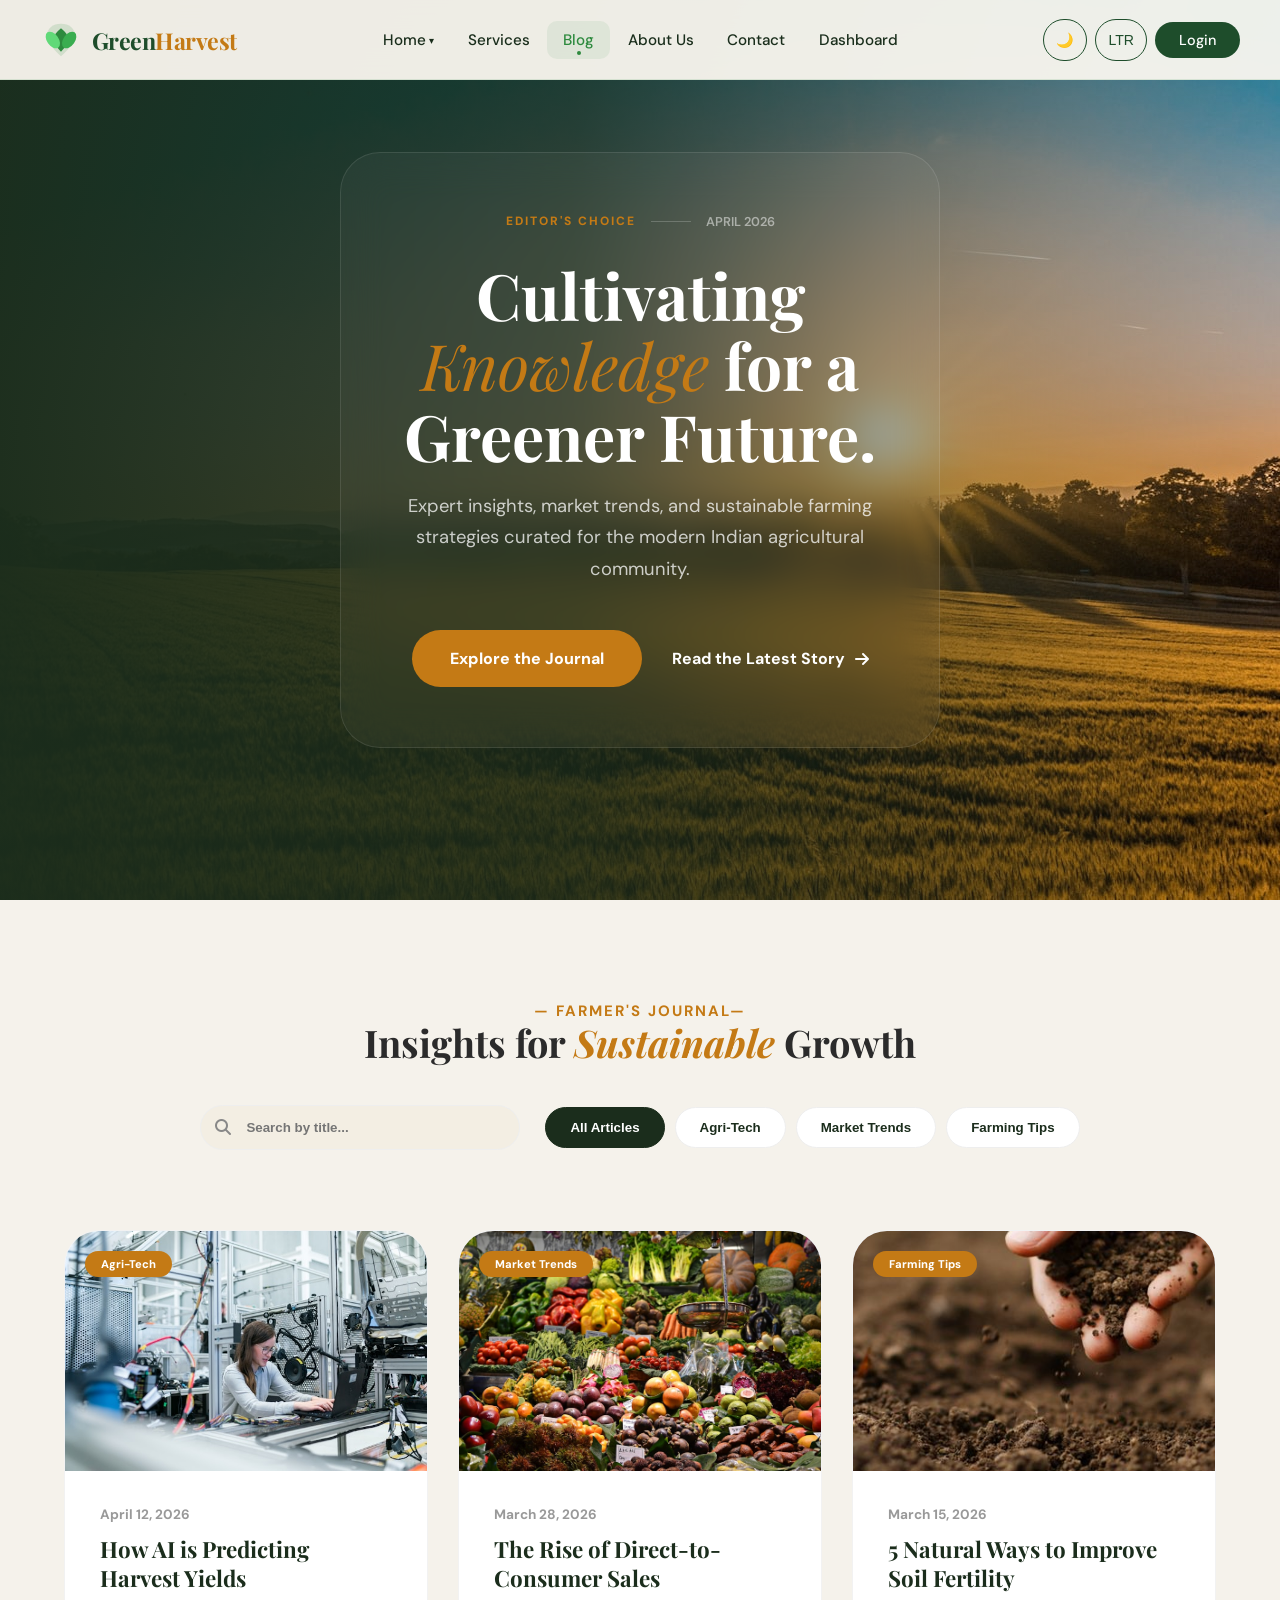
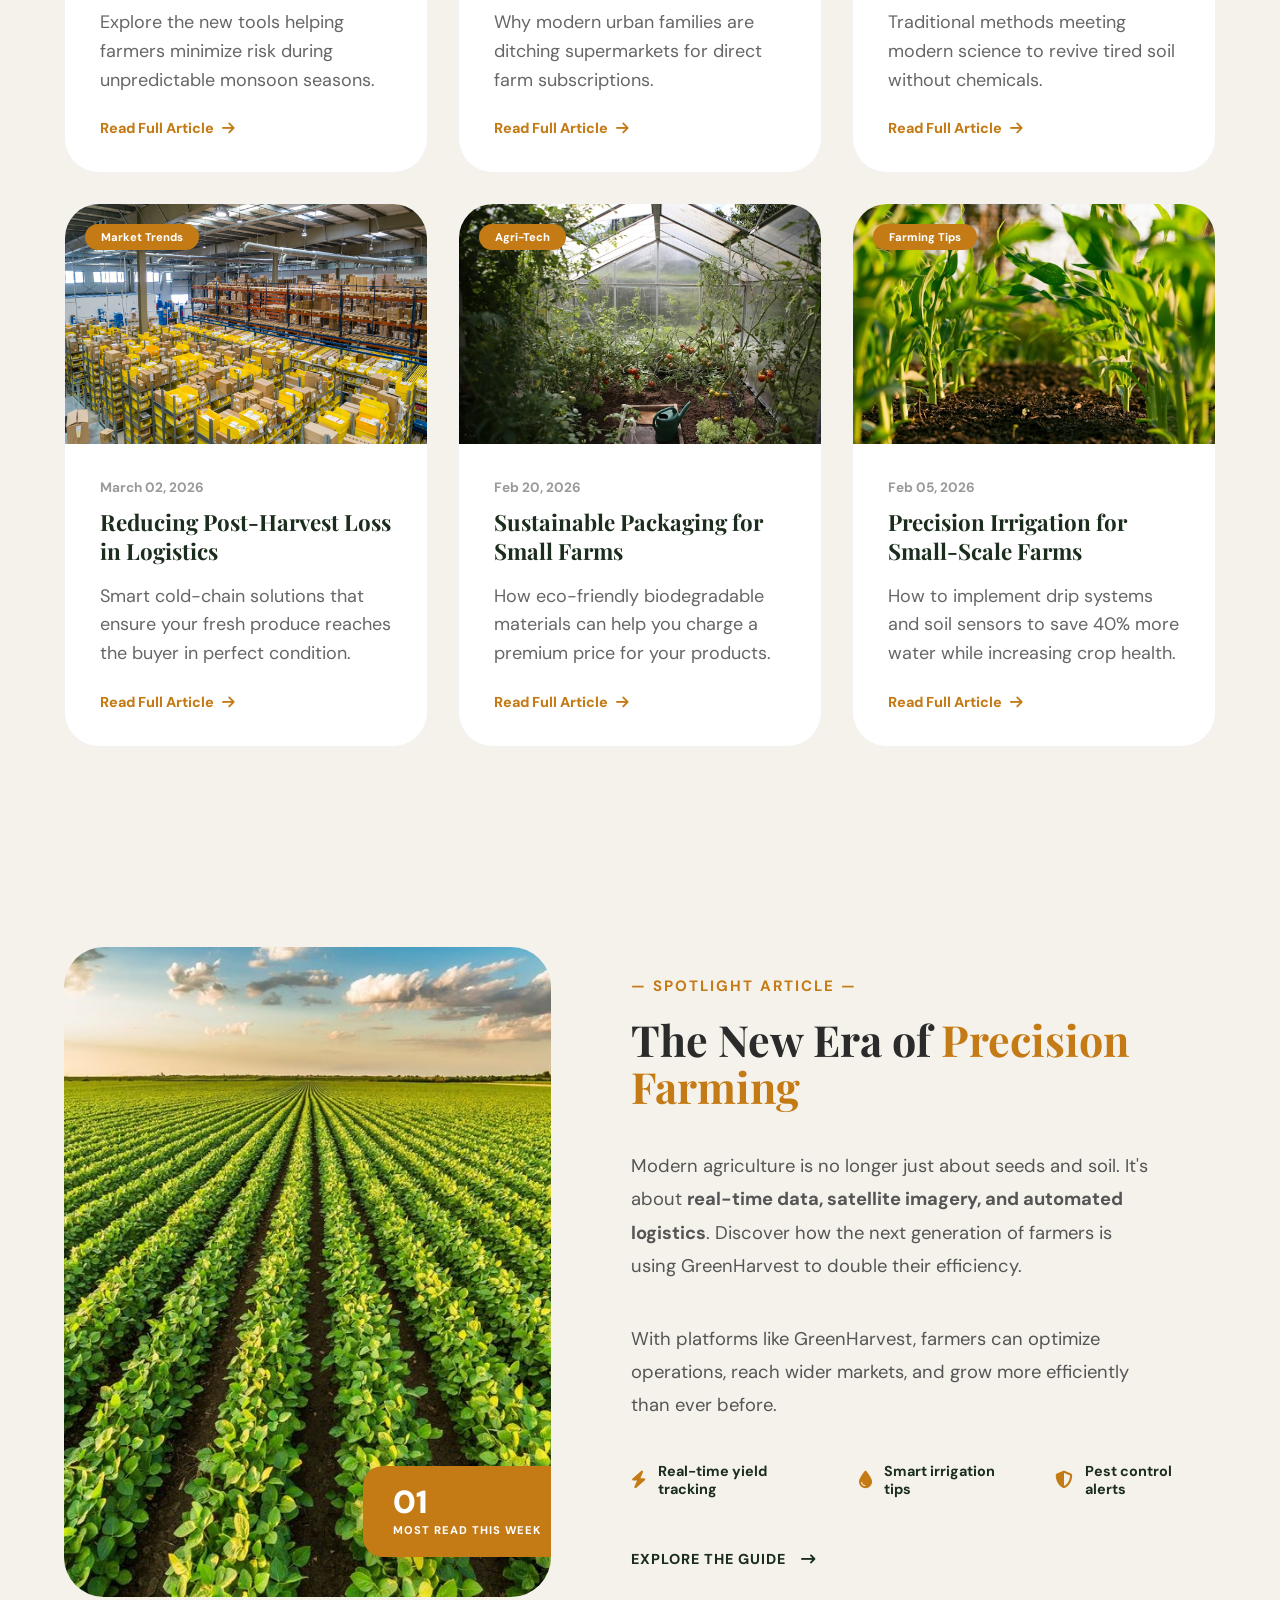
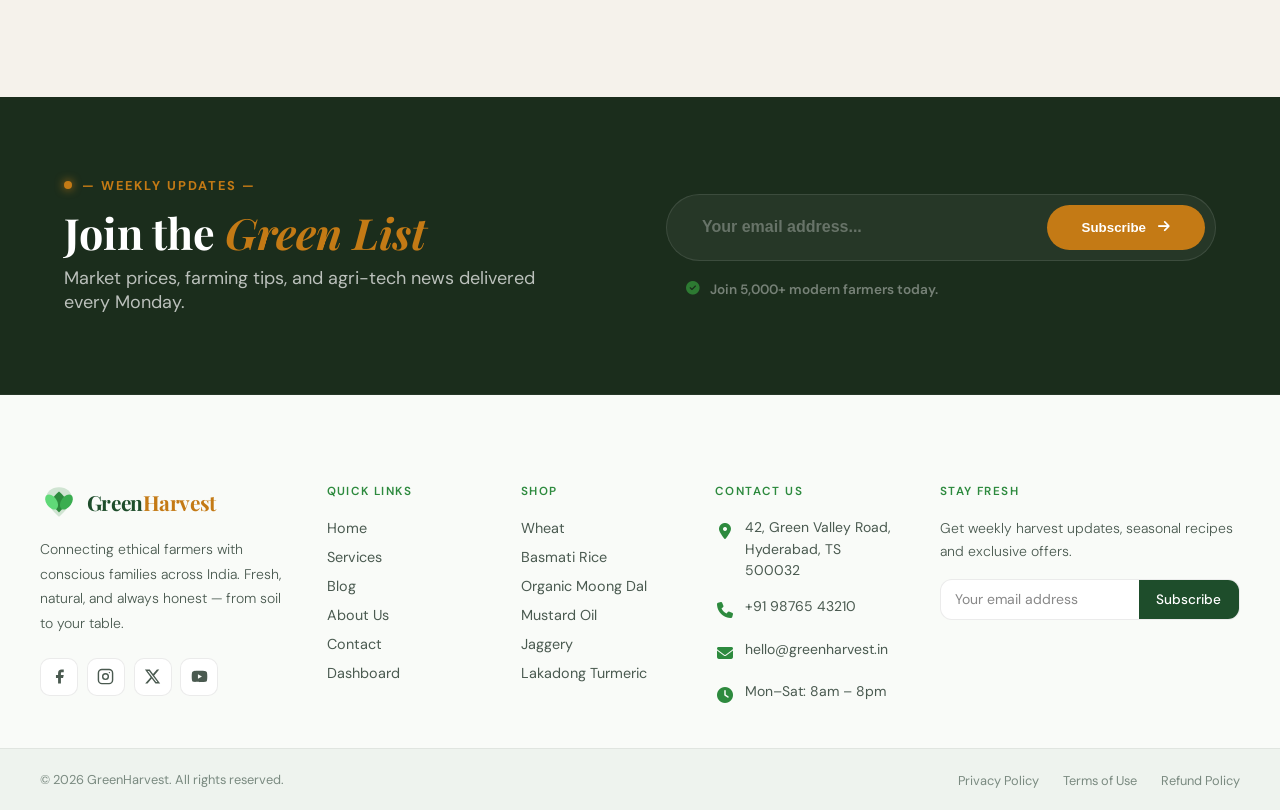
<file: blog/blog.html>
<!DOCTYPE html>
<html lang="en" dir="ltr" data-theme="light">
<head>
<meta charset="UTF-8">
<meta name="viewport" content="width=device-width, initial-scale=1.0">
<title>GreenHarvest</title>
<link rel="icon" type="image/x-icon" href="../images/logo.jpg">
<link href="https://fonts.googleapis.com/css2?family=Inter:wght@400;500;600;700&family=Playfair+Display:wght@400;600;700&display=swap" rel="stylesheet">
<link href="https://fonts.googleapis.com/css2?family=Inter:wght@400;600&family=Playfair+Display:ital,wght@0,700;1,700&display=swap" rel="stylesheet">
<link rel="stylesheet" href="https://cdnjs.cloudflare.com/ajax/libs/font-awesome/6.5.0/css/all.min.css">
<link href="https://fonts.googleapis.com/css2?family=Cormorant+Garamond:ital,wght@0,400;0,600;0,700;1,400&family=DM+Sans:wght@300;400;500&display=swap" rel="stylesheet">
<link href="https://fonts.googleapis.com/css2?family=Playfair+Display:wght@700&family=DM+Sans:wght@300;400;500&display=swap" rel="stylesheet">
  <link rel="stylesheet" href="https://cdnjs.cloudflare.com/ajax/libs/font-awesome/6.5.1/css/all.min.css">
<link rel="stylesheet" href="../css/footer.css">
  <link rel="stylesheet" href="../css/nav.css">
  <link rel="stylesheet" href="../blog/blog.css">
</head>
<body>


<header class="navbar" id="navbar">
  <div class="container nav-container">

   
    <a href="../index.html" class="nav-logo">
      <svg viewBox="0 0 36 36" fill="none" xmlns="http://www.w3.org/2000/svg">
        <path d="M18 32C18 32 6 22 6 14C6 8 11 4 18 4C25 4 30 8 30 14C30 22 18 32 18 32Z"
              fill="#2d8a3e" opacity="0.15"/>
        <path d="M18 28C10 20 10 14 18 8C26 14 26 20 18 28Z" fill="#2d8a3e"/>
        <ellipse cx="11" cy="18" rx="5" ry="8" fill="#60d978" transform="rotate(-35,11,18)"/>
        <ellipse cx="25" cy="18" rx="5" ry="8" fill="#3aad50" transform="rotate(35,25,18)"/>
      </svg>
      <span class="nav-logo-text">Green<span>Harvest</span></span>
    </a>

    
    <nav class="nav" id="navMenu">
      <ul class="nav-links">

        <li class="dropdown">
          <a href="../index.html">Home <span class="arrow">▾</span></a>
          <ul class="dropdown-menu">
            <li><a href="../index.html">Home 1</a></li>
            <li><a href="../Home2/Home.html">Home 2</a></li>
          </ul>
        </li>

        <li><a href="../services/services.html">Services</a></li>
        <li><a href="../blog/blog.html">Blog</a></li>
        <li><a href="../about/about.html">About Us</a></li>
        <li><a href="../contact/contact.html">Contact</a></li>
        <li><a href="../Dashboard/Dashboard.html" class="dashboard-link">Dashboard</a></li>

    
        <li class="mobile-only"><a href="../login/login.html">Login</a></li>
      </ul>
    </nav>

    
    <div class="nav-actions">
      <button id="themeToggle" title="Toggle dark mode">🌙</button>
      <button id="dirToggle"   title="Toggle RTL / LTR">LTR</button>
      <a href="../login/login.html" class="login-btn">Login</a>
     
      <button class="menu-toggle" id="menuToggle" aria-label="Toggle menu">
        <span></span><span></span><span></span>
      </button>
    </div>

  </div>
</header>






<section class="magazine-hero-fixed">
  <div class="hero-bg">
    <img src="../images/blog-hero.jpg" alt="Background">
    <div class="hero-overlay-gradient"></div>
  </div>

  <div class="hero-inner-content">
    <div class="glass-story-panel">
      <div class="panel-meta">
        <span class="tag-orange">EDITOR'S CHOICE</span>
        <span class="separator-line"></span>
        <span class="date-text">APRIL 2026</span>
      </div>

      <h1 class="panel-title">
        Cultivating <br>
        <span class="italic-text">Knowledge</span> for a <br>
        Greener Future.
      </h1>

      <p class="panel-desc">
        Expert insights, market trends, and sustainable farming strategies 
        curated for the modern Indian agricultural community.
      </p>

      <div class="panel-btns">
        <a href="../blog details/blog details.html" class="btn-fill">Explore the Journal</a>
        <a href="../blog details/blog details.html" class="btn-link">Read the Latest Story <i class="fa-solid fa-arrow-right"></i></a>
      </div>
    </div>
  </div>
</section>










<section class="blog-section">
  <div class="blog-container">
    
    <div class="blog-header">
      <div class="badge-container center">
        <span class="line"></span>
        <span class="badge-text"><b>— FARMER'S JOURNAL—</b> </span>
        <span class="line"></span>
      </div>
      <h2 class="blog-title">Insights for <span>Sustainable</span> Growth</h2>
      
      <div class="blog-controls">
        <div class="search-wrapper">
          <i class="fa-solid fa-magnifying-glass"></i>
          <input type="text" id="blogSearch" placeholder="Search by title...">
        </div>
        
        <div class="filter-group">
          <button class="filter-btn active" data-filter="all">All Articles</button>
          <button class="filter-btn" data-filter="tech">Agri-Tech</button>
          <button class="filter-btn" data-filter="market">Market Trends</button>
          <button class="filter-btn" data-filter="farming">Farming Tips</button>
        </div>
      </div>
    </div>

    <div class="blog-grid" id="blogGrid">
      
      <div class="blog-card" data-category="tech">
        <div class="blog-img">
          <img src="../images/blog-img-1.jpg" alt="Tech">
          <span class="blog-tag">Agri-Tech</span>
        </div>
        <div class="blog-info">
          <span class="blog-date">April 12, 2026</span>
          <h3>How AI is Predicting Harvest Yields</h3>
          <p>Explore the new tools helping farmers minimize risk during unpredictable monsoon seasons.</p>
          <a href="../blog details/blog details.html" class="read-more">Read Full Article <i class="fa-solid fa-arrow-right"></i></a>
        </div>
      </div>

      <div class="blog-card" data-category="market">
        <div class="blog-img">
          <img src="../images/OUR MISSION.jpg" alt="Market">
          <span class="blog-tag">Market Trends</span>
        </div>
        <div class="blog-info">
          <span class="blog-date">March 28, 2026</span>
          <h3>The Rise of Direct-to-Consumer Sales</h3>
          <p>Why modern urban families are ditching supermarkets for direct farm subscriptions.</p>
          <a href="../blog details/blog details.html" class="read-more">Read Full Article <i class="fa-solid fa-arrow-right"></i></a>
        </div>
      </div>

      <div class="blog-card" data-category="farming">
        <div class="blog-img">
          <img src="../images/service-soil.jpg" alt="Farming">
          <span class="blog-tag">Farming Tips</span>
        </div>
        <div class="blog-info">
          <span class="blog-date">March 15, 2026</span>
          <h3>5 Natural Ways to Improve Soil Fertility</h3>
          <p>Traditional methods meeting modern science to revive tired soil without chemicals.</p>
          <a href="../blog details/blog details.html" class="read-more">Read Full Article <i class="fa-solid fa-arrow-right"></i></a>
        </div>
      </div>

      <div class="blog-card" data-category="market">
        <div class="blog-img">
          <img src="../images/card-img-3.jpg" alt="Logistics">
          <span class="blog-tag">Market Trends</span>
        </div>
        <div class="blog-info">
          <span class="blog-date">March 02, 2026</span>
          <h3>Reducing Post-Harvest Loss in Logistics</h3>
          <p>Smart cold-chain solutions that ensure your fresh produce reaches the buyer in perfect condition.</p>
          <a href="../blog details/blog details.html" class="read-more">Read Full Article <i class="fa-solid fa-arrow-right"></i></a>
        </div>
      </div>

      <div class="blog-card" data-category="tech">
        <div class="blog-img">
          <img src="../images/blog-img-5.jpg" alt="Packaging">
          <span class="blog-tag">Agri-Tech</span>
        </div>
        <div class="blog-info">
          <span class="blog-date">Feb 20, 2026</span>
          <h3>Sustainable Packaging for Small Farms</h3>
          <p>How eco-friendly biodegradable materials can help you charge a premium price for your products.</p>
          <a href="../blog details/blog details.html" class="read-more">Read Full Article <i class="fa-solid fa-arrow-right"></i></a>
        </div>
      </div>


<div class="blog-card" data-category="farming">
  <div class="blog-img">
    <img src="../images/blog-img-6.jpg" alt="Water Management">
    <span class="blog-tag">Farming Tips</span>
  </div>
  <div class="blog-info">
    <span class="blog-date">Feb 05, 2026</span>
    <h3>Precision Irrigation for Small-Scale Farms</h3>
    <p>How to implement drip systems and soil sensors to save 40% more water while increasing crop health.</p>
    <a href="../blog details/blog details.html" class="read-more">Read Full Article <i class="fa-solid fa-arrow-right"></i></a>
  </div>
</div>

    </div>
  </div>
</section>







<section class="agro-split-grid">
  <div class="split-container">
    
    <div class="split-image-box reveal">
      <img src="../images/blog-1.jpg" alt="Farmer Field">
      <div class="floating-stat">
        <span class="fs-num">01</span>
        <span class="fs-text">MOST READ THIS WEEK</span>
      </div>
    </div>

    <div class="split-content-box">
      <div class="content-top reveal delay-1">
        <div class="badge-container">
          <span class="line"></span>
          <span class="badge-text"><b>— SPOTLIGHT ARTICLE —</b></span>
        </div>
        <h2 class="split-title">The New Era of <span>Precision Farming</span></h2>
      </div>

      <div class="content-bottom reveal delay-2">
        <p class="split-description">
          Modern agriculture is no longer just about seeds and soil. It's about <strong>real-time data, satellite imagery, and automated logistics</strong>. Discover how the next generation of farmers is using GreenHarvest to double their efficiency.
        </p>
        <p class="split-description">
          With platforms like GreenHarvest, farmers can optimize operations, reach wider markets, and grow more efficiently than ever before.
        </p>
        
        <div class="feature-list">
          <div class="f-item"><i class="fa-solid fa-bolt"></i> Real-time yield tracking</div>
          <div class="f-item"><i class="fa-solid fa-droplet"></i> Smart irrigation tips</div>
          <div class="f-item"><i class="fa-solid fa-shield-halved"></i> Pest control alerts</div>
        </div>

        <a href="../blog details/blog details.html" class="split-cta">
          Explore the Guide <i class="fa-solid fa-arrow-right-long"></i>
        </a>
      </div>
    </div>

  </div>
</section>









<section class="gh-full-newsletter">
  <div class="newsletter-inner">
    
    <div class="n-content-side">
      <div class="n-badge">
        <span class="pulse-icon"></span>
        <b>— WEEKLY UPDATES —</b> 
      </div>
      <h2>Join the <span>Green List</span></h2>
      <p>Market prices, farming tips, and agri-tech news delivered every Monday.</p>
    </div>

    <div class="n-form-side">
      <form id="full-width-form" class="n-input-wrapper">
        <input type="email" id="n-email" placeholder="Your email address..." required>
        <button type="submit" class="n-submit-btn">
          <span>Subscribe</span>
          <i class="fa-solid fa-arrow-right"></i>
        </button>
      </form>
      <div class="n-trust-tag">
        <i class="fa-solid fa-circle-check"></i>
        <span>Join 5,000+ modern farmers today.</span>
      </div>
    </div>

  </div>
</section>


<footer class="footer" id="footer">



  <div class="footer-inner">


    <div class="footer-brand">
      <a href="../index.html" class="footer-logo">
        <svg viewBox="0 0 36 36" fill="none" xmlns="http://www.w3.org/2000/svg">
          <path d="M18 32C18 32 6 22 6 14C6 8 11 4 18 4C25 4 30 8 30 14C30 22 18 32 18 32Z" fill="#2d8a3e" opacity="0.2"/>
          <path d="M18 28C10 20 10 14 18 8C26 14 26 20 18 28Z" fill="#2d8a3e"/>
          <ellipse cx="11" cy="18" rx="5" ry="8" fill="#60d978" transform="rotate(-35,11,18)"/>
          <ellipse cx="25" cy="18" rx="5" ry="8" fill="#3aad50" transform="rotate(35,25,18)"/>
        </svg>
        <span class="footer-logo-text">Green<span>Harvest</span></span>
      </a>
      <p class="footer-desc">
        Connecting ethical farmers with conscious families across India. Fresh, natural, and always honest — from soil to your table.
      </p>
      <div class="footer-socials">
        <a href="#" class="social-btn" title="Facebook">
          <svg viewBox="0 0 24 24" fill="currentColor"><path d="M18 2h-3a5 5 0 0 0-5 5v3H7v4h3v8h4v-8h3l1-4h-4V7a1 1 0 0 1 1-1h3z"/></svg>
        </a>
        <a href="#" class="social-btn" title="Instagram">
          <svg viewBox="0 0 24 24" fill="none" stroke="currentColor" stroke-width="2" stroke-linecap="round" stroke-linejoin="round">
            <rect x="2" y="2" width="20" height="20" rx="5" ry="5"/>
            <circle cx="12" cy="12" r="4"/>
            <circle cx="17.5" cy="6.5" r="1" fill="currentColor" stroke="none"/>
          </svg>
        </a>
        <a href="#" class="social-btn" title="Twitter / X">
          <svg viewBox="0 0 24 24" fill="currentColor"><path d="M18.244 2.25h3.308l-7.227 8.26 8.502 11.24H16.17l-5.214-6.817L4.99 21.75H1.68l7.73-8.835L1.254 2.25H8.08l4.713 6.231zm-1.161 17.52h1.833L7.084 4.126H5.117z"/></svg>
        </a>
        <a href="#" class="social-btn" title="YouTube">
          <svg viewBox="0 0 24 24" fill="currentColor"><path d="M22.54 6.42a2.78 2.78 0 0 0-1.95-1.96C18.88 4 12 4 12 4s-6.88 0-8.59.46A2.78 2.78 0 0 0 1.46 6.42 29 29 0 0 0 1 12a29 29 0 0 0 .46 5.58 2.78 2.78 0 0 0 1.95 1.96C5.12 20 12 20 12 20s6.88 0 8.59-.46a2.78 2.78 0 0 0 1.95-1.96A29 29 0 0 0 23 12a29 29 0 0 0-.46-5.58z"/><polygon points="9.75 15.02 15.5 12 9.75 8.98 9.75 15.02" fill="var(--footer-bg)"/></svg>
        </a>
      </div>
    </div>

   
    <div class="footer-col">
      <h4 class="footer-col-title">Quick Links</h4>
      <ul class="footer-links">
        <li><a href="../index.html">Home</a></li>
        <li><a href="../services/services.html">Services</a></li>
        <li><a href="../blog/blog.html">Blog</a></li>
        <li><a href="../about/about.html">About Us</a></li>
        <li><a href="../contact/contact.html">Contact</a></li>
        <li><a href="../Dashboard/Dashboard.html">Dashboard</a></li>
      </ul>
    </div>

   
  <div class="footer-col">
      <h4 class="footer-col-title">Shop</h4>
      <ul class="footer-links">
       <li><a href="../index.html#wheat">Wheat</a></li>
        <li><a href="../index.html#basmati-rice">Basmati Rice</a></li>
        <li><a href="../index.html#moong-dal">Organic Moong Dal</a></li>
        <li><a href="../index.html#mustard-oil">Mustard Oil</a></li>
        <li><a href="../index.html#jaggery">Jaggery</a></li>
        <li><a href="../index.html#turmeric">Lakadong Turmeric</a></li>
      </ul>
    </div>

   
   <div class="footer-col">
  <h4 class="footer-col-title">Contact Us</h4>
  <ul class="footer-contact">
    <li>
      <span class="contact-icon"><i class="fa-solid fa-location-dot"></i></span>
      <span>42, Green Valley Road,<br>Hyderabad, TS 500032</span>
    </li>
    <li>
      <span class="contact-icon"><i class="fa-solid fa-phone"></i></span>
      <a href="tel:+919876543210">+91 98765 43210</a>
    </li>
    <li>
      <span class="contact-icon"><i class="fa-solid fa-envelope"></i></span>
      <a href="mailto:hello@greenharvest.in">hello@greenharvest.in</a>
    </li>
    <li>
      <span class="contact-icon"><i class="fa-solid fa-clock"></i></span>
      <span>Mon–Sat: 8am – 8pm</span>
    </li>
  </ul>
</div>


    <div class="footer-col footer-newsletter">
      <h4 class="footer-col-title">Stay Fresh</h4>
      <p class="newsletter-desc">Get weekly harvest updates, seasonal recipes and exclusive offers.</p>
      <div class="newsletter-form">
        <input type="email" id="newsletterEmail" placeholder="Your email address" autocomplete="email"/>
        <button id="newsletterBtn">Subscribe</button>
      </div>
      <p class="newsletter-msg" id="newsletterMsg"></p>
     
    </div>

  </div>


  <div class="footer-bottom">
    <div class="footer-bottom-inner">
      <p class="footer-copy">© <span id="footerYear">2026</span> GreenHarvest. All rights reserved.</p>
      <ul class="footer-legal">
        <li><a href="#">Privacy Policy</a></li>
        <li><a href="#">Terms of Use</a></li>
        <li><a href="#">Refund Policy</a></li>
      </ul>
    </div>
  </div>

</footer>




<script src="../js/footer.js"></script>
<script src="../js/nav.js"></script>
<script src="../blog/blog.js"></script>
</body>
</html>
</file>
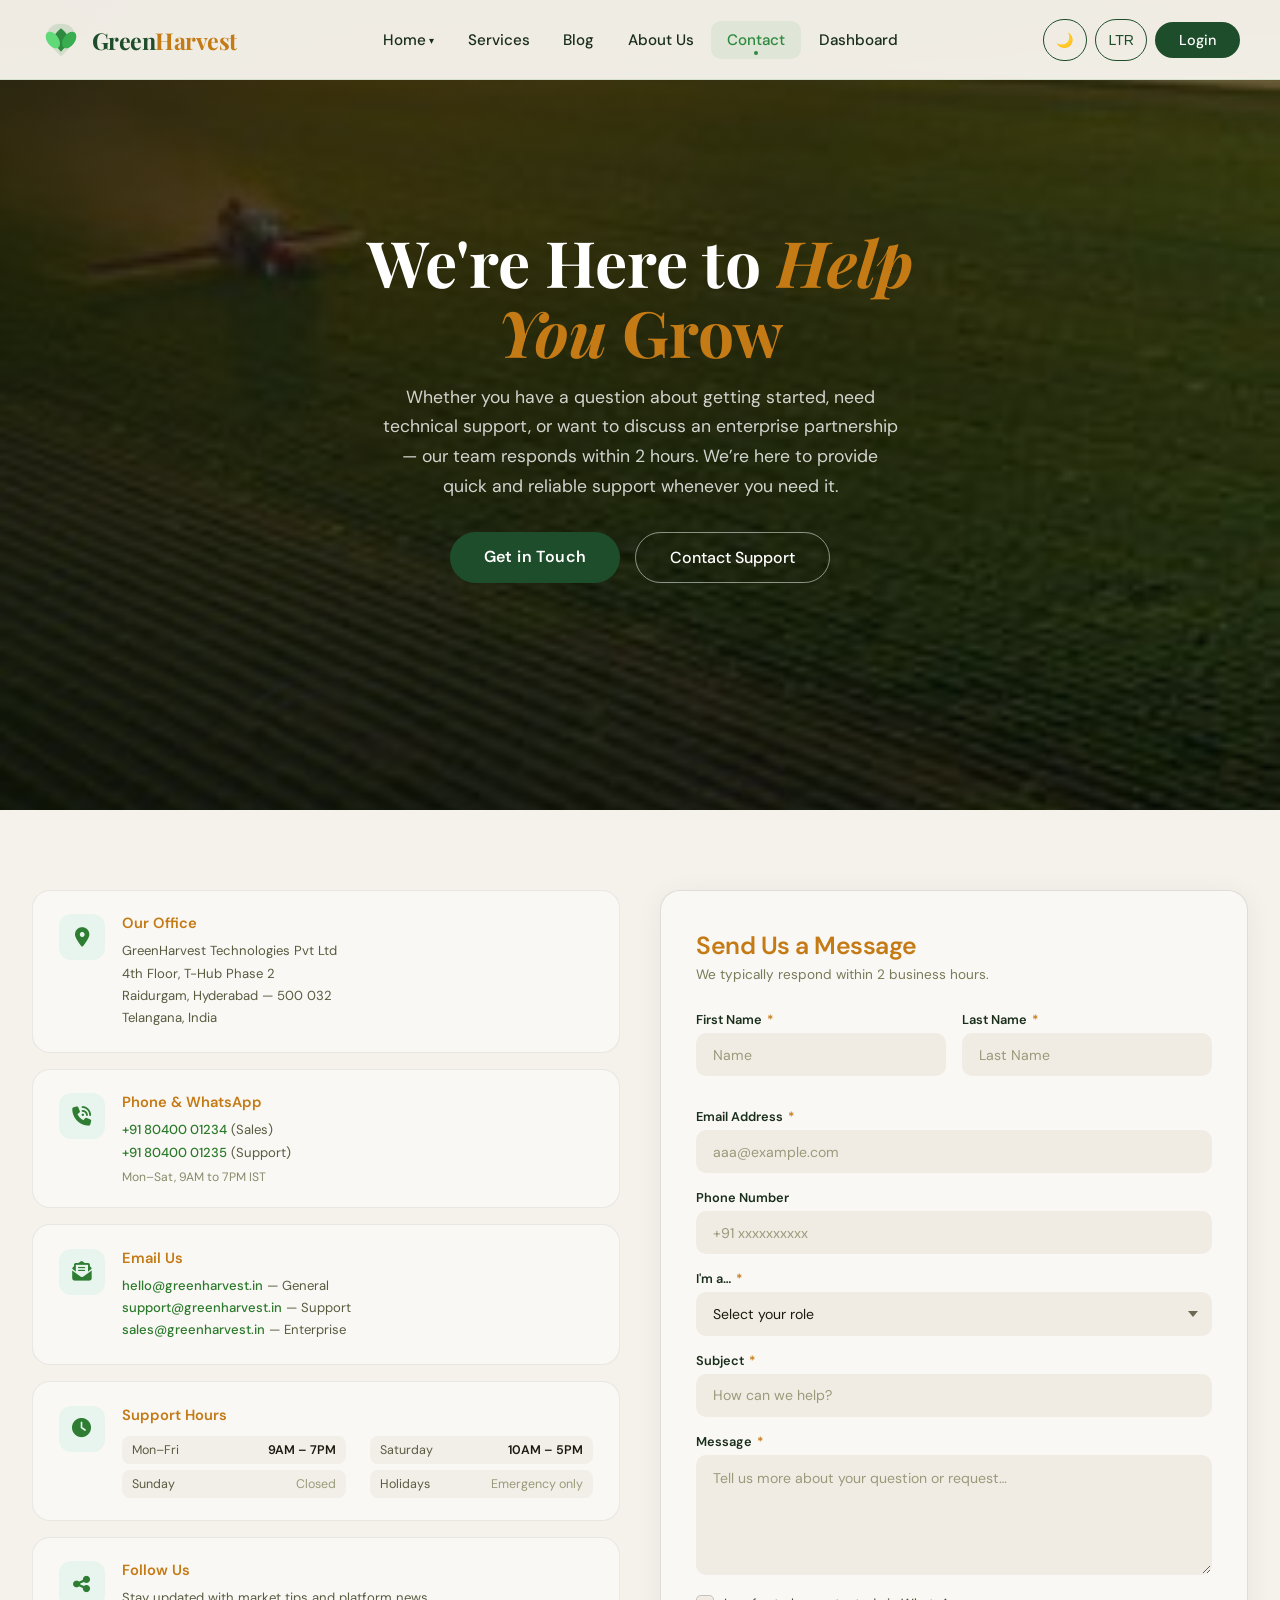
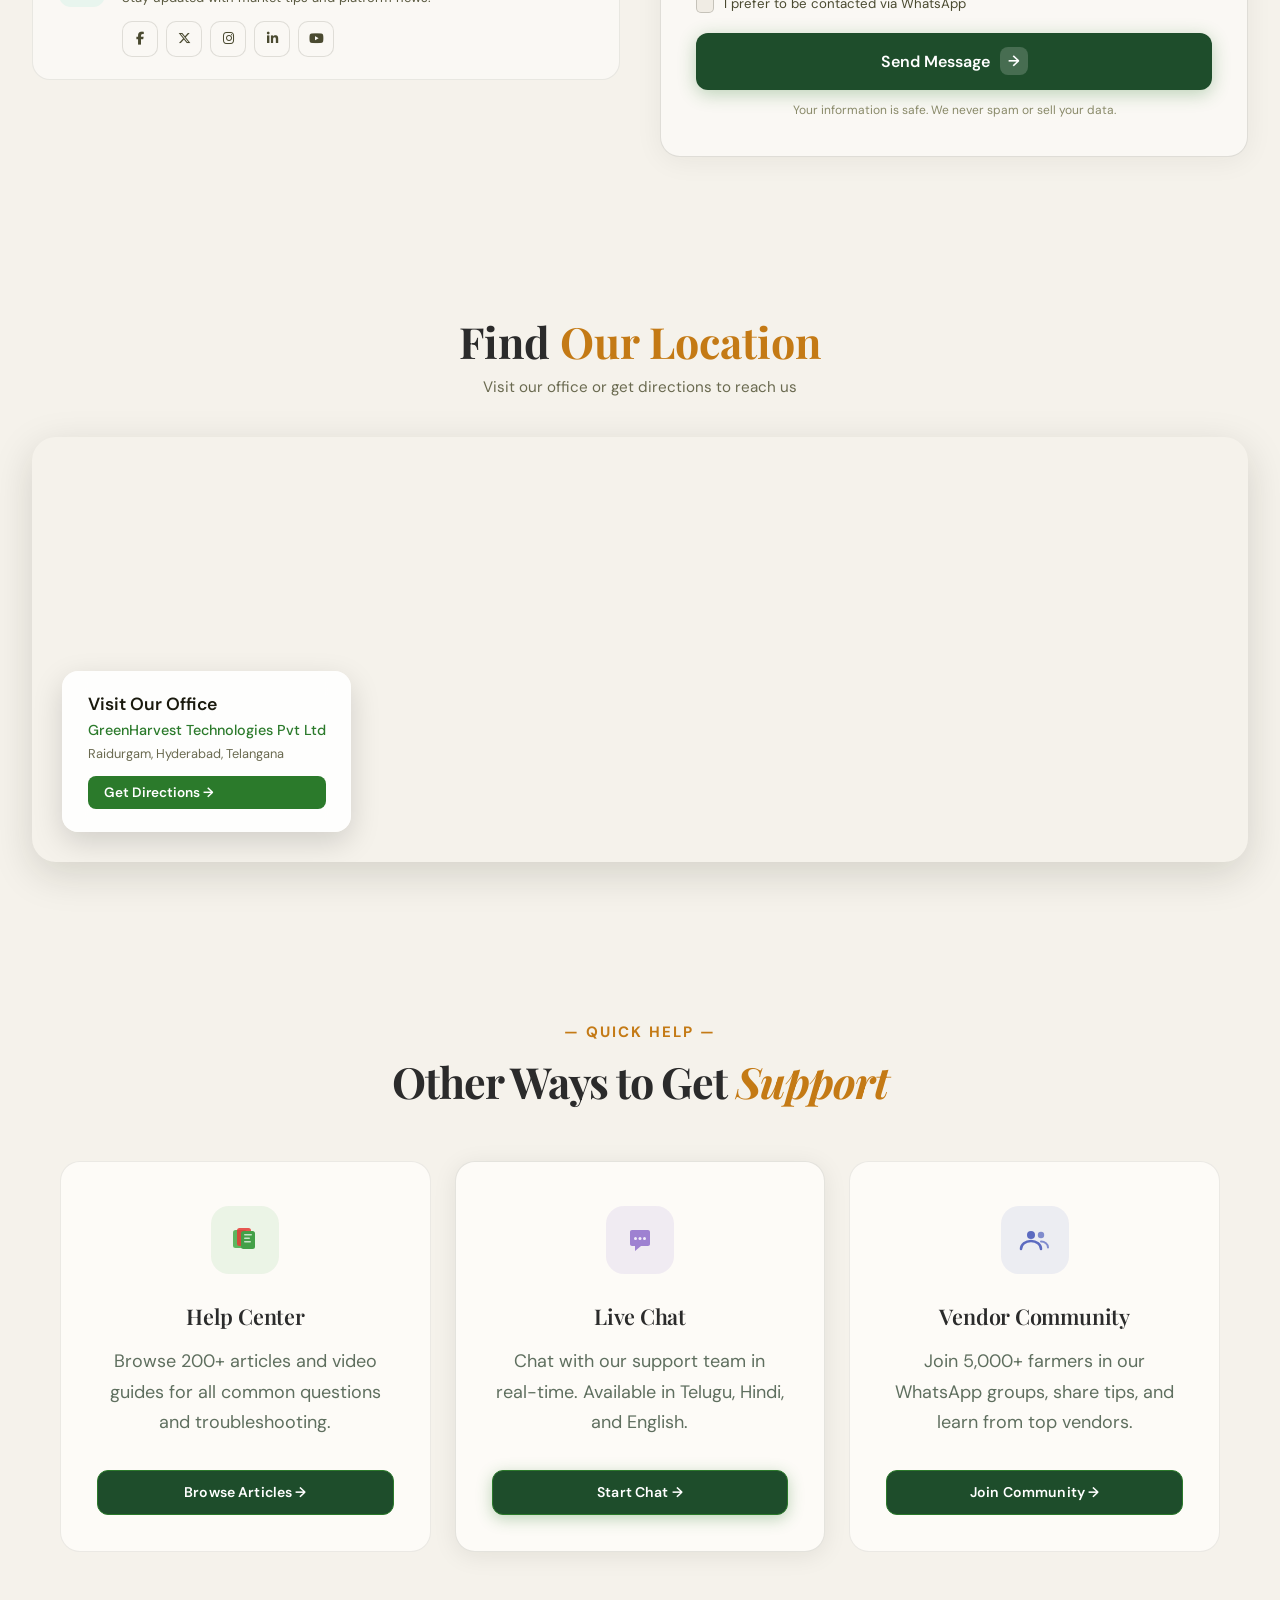
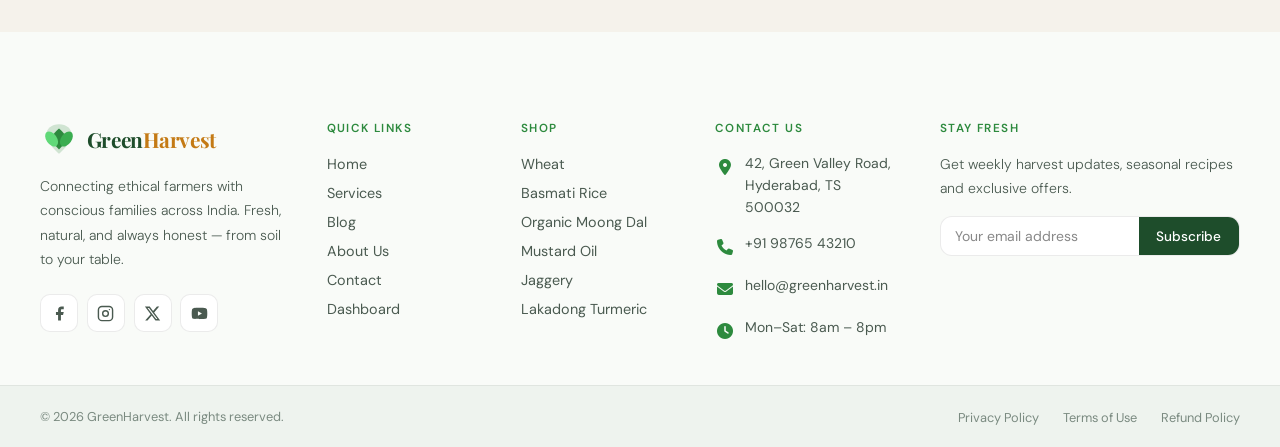
<file: contact/contact.html>
<!DOCTYPE html>
<html lang="en" dir="ltr" data-theme="light">
<head>
<meta charset="UTF-8">
<meta name="viewport" content="width=device-width, initial-scale=1.0">
<title>GreenHarvest</title>
<link rel="icon" type="image/x-icon" href="../images/logo.jpg">
<link href="https://fonts.googleapis.com/css2?family=Inter:wght@400;500;600;700&family=Playfair+Display:wght@400;600;700&display=swap" rel="stylesheet">
<link href="https://fonts.googleapis.com/css2?family=Inter:wght@400;600&family=Playfair+Display:ital,wght@0,700;1,700&display=swap" rel="stylesheet">
<link rel="stylesheet" href="https://cdnjs.cloudflare.com/ajax/libs/font-awesome/6.5.0/css/all.min.css">
<link href="https://fonts.googleapis.com/css2?family=Cormorant+Garamond:ital,wght@0,400;0,600;0,700;1,400&family=DM+Sans:wght@300;400;500&display=swap" rel="stylesheet">
<link href="https://fonts.googleapis.com/css2?family=Playfair+Display:wght@700&family=DM+Sans:wght@300;400;500&display=swap" rel="stylesheet">
  <link rel="stylesheet" href="https://cdnjs.cloudflare.com/ajax/libs/font-awesome/6.5.1/css/all.min.css">
<link rel="stylesheet" href="../css/nav.css">
  <link rel="stylesheet" href="../css/footer.css">
  <link rel="stylesheet" href="../contact/contact.css">
</head>
<body>


<header class="navbar" id="navbar">
  <div class="container nav-container">

   
    <a href="../index.html" class="nav-logo">
      <svg viewBox="0 0 36 36" fill="none" xmlns="http://www.w3.org/2000/svg">
        <path d="M18 32C18 32 6 22 6 14C6 8 11 4 18 4C25 4 30 8 30 14C30 22 18 32 18 32Z"
              fill="#2d8a3e" opacity="0.15"/>
        <path d="M18 28C10 20 10 14 18 8C26 14 26 20 18 28Z" fill="#2d8a3e"/>
        <ellipse cx="11" cy="18" rx="5" ry="8" fill="#60d978" transform="rotate(-35,11,18)"/>
        <ellipse cx="25" cy="18" rx="5" ry="8" fill="#3aad50" transform="rotate(35,25,18)"/>
      </svg>
      <span class="nav-logo-text">Green<span>Harvest</span></span>
    </a>

   
    <nav class="nav" id="navMenu">
      <ul class="nav-links">

        <li class="dropdown">
          <a href="../index.html">Home <span class="arrow">▾</span></a>
          <ul class="dropdown-menu">
            <li><a href="../index.html">Home 1</a></li>
            <li><a href="../Home2/Home.html">Home 2</a></li>
          </ul>
        </li>

        <li><a href="../services/services.html">Services</a></li>
        <li><a href="../blog/blog.html">Blog</a></li>
        <li><a href="../about/about.html">About Us</a></li>
        <li><a href="../contact/contact.html">Contact</a></li>
        <li><a href="../Dashboard/Dashboard.html" class="dashboard-link">Dashboard</a></li>

       
        <li class="mobile-only"><a href="../login/login.html">Login</a></li>
      </ul>
    </nav>

   
    <div class="nav-actions">
      <button id="themeToggle" title="Toggle dark mode">🌙</button>
      <button id="dirToggle"   title="Toggle RTL / LTR">LTR</button>
      <a href="../login/login.html" class="login-btn">Login</a>
    
      <button class="menu-toggle" id="menuToggle" aria-label="Toggle menu">
        <span></span><span></span><span></span>
      </button>
    </div>

  </div>
</header>



<section class="contact-hero">

  <div class="contact-overlay"></div>

  <div class="contact-content">

    <h1 class="contact-title fade-up">
      We're Here to <span><em>Help You</em> Grow</span>
    </h1>
<p class="contact-sub fade-up delay-1">
  Whether you have a question about getting started, need technical support, or want to discuss an enterprise partnership — our team responds within 2 hours. We’re here to provide quick and reliable support whenever you need it.
</p>

    <div class="contact-buttons fade-up delay-2">
      <a href="../contact/contact.html" class="btn-primary">Get in Touch</a>
      <a href="../contact/contact.html" class="btn-outline">Contact Support</a>
    </div>

  </div>

</section>





<section class="contact-wrap">
  <div class="contact-grid"> 

  <div class="info-col">

    <div class="info-card">
   <div class="ic-bubble">
        <i class="fa-solid fa-location-dot"></i>
      </div>
      <div class="ic-text">
        <div class="ic-title">Our Office</div>
        <div class="ic-body">
          GreenHarvest Technologies Pvt Ltd<br>
          4th Floor, T-Hub Phase 2<br>
          Raidurgam, Hyderabad — 500 032<br>
          Telangana, India
        </div>
      </div>
    </div>

    <div class="info-card">
      <div class="ic-bubble">
        <i class="fa-solid fa-phone-volume"></i>
      </div>
      <div class="ic-text">
        <div class="ic-title">Phone &amp; WhatsApp</div>
        <div class="ic-body">
          <a href="tel:+918040001234">+91 80400 01234</a> (Sales)<br>
          <a href="tel:+918040001235">+91 80400 01235</a> (Support)
        </div>
        <div class="ic-meta">Mon–Sat, 9AM to 7PM IST</div>
      </div>
    </div>

    <div class="info-card">
    <div class="ic-bubble">
        <i class="fa-solid fa-envelope-open-text"></i>
      </div>
      <div class="ic-text">
        <div class="ic-title">Email Us</div>
        <div class="ic-body">
          <a href="mailto:hello@greenharvest.in">hello@greenharvest.in</a> — General<br>
          <a href="mailto:support@greenharvest.in">support@greenharvest.in</a> — Support<br>
          <a href="mailto:sales@greenharvest.in">sales@greenharvest.in</a> — Enterprise
        </div>
      </div>
    </div>

    <div class="info-card">
      <div class="ic-bubble">
        <i class="fa-solid fa-clock"></i>
      </div>
      <div class="ic-text" style="width:100%">
        <div class="ic-title">Support Hours</div>
        <div class="hours-grid">
          <div class="hours-row">
            <span class="hours-day">Mon–Fri</span>
            <span class="hours-time">9AM – 7PM</span>
          </div>
          <div class="hours-row">
            <span class="hours-day">Saturday</span>
            <span class="hours-time">10AM – 5PM</span>
          </div>
          <div class="hours-row">
            <span class="hours-day">Sunday</span>
            <span class="hours-time closed">Closed</span>
          </div>
          <div class="hours-row">
            <span class="hours-day">Holidays</span>
            <span class="hours-time emerg">Emergency only</span>
          </div>
        </div>
      </div>
    </div>

    <div class="info-card">
     <div class="ic-bubble">
        <i class="fa-solid fa-share-nodes"></i>
      </div>
      <div class="ic-text">
        <div class="ic-title">Follow Us</div>
        <div class="ic-body">Stay updated with market tips and platform news.</div>
        <div class="social-row">
          <a href="#" class="soc-btn"><i class="fa-brands fa-facebook-f"></i></a>
          <a href="#" class="soc-btn"><i class="fa-brands fa-x-twitter"></i></a>
          <a href="#" class="soc-btn"><i class="fa-brands fa-instagram"></i></a>
          <a href="#" class="soc-btn"><i class="fa-brands fa-linkedin-in"></i></a>
          <a href="#" class="soc-btn"><i class="fa-brands fa-youtube"></i></a>
        </div>
      </div>
    </div>

  </div>

  <div class="form-col">

    <div id="formBody">
      <h2 class="form-heading">Send Us a Message</h2>
      <p class="form-subheading">We typically respond within 2 business hours.</p>

      <form id="contactForm" novalidate>

        <div class="field-row">
          <div class="field-group">
            <label class="field-label">First Name <span>*</span></label>
            <input class="field-input" type="text" id="cf-fname" placeholder="Name"/>
            <div class="field-err" id="cf-fname-err">First name is required.</div>
          </div>
          <div class="field-group">
            <label class="field-label">Last Name <span>*</span></label>
            <input class="field-input" type="text" id="cf-lname" placeholder="Last Name"/>
            <div class="field-err" id="cf-lname-err">Last name is required.</div>
          </div>
        </div>

        <div class="field-group">
          <label class="field-label">Email Address <span>*</span></label>
          <input class="field-input" type="email" id="cf-email" placeholder="aaa@example.com"/>
          <div class="field-err" id="cf-email-err">Please enter a valid email address.</div>
        </div>

        <div class="field-group">
          <label class="field-label">Phone Number</label>
          <input class="field-input" type="tel" id="cf-phone" placeholder="+91 xxxxxxxxxx"/>
        </div>

        <div class="field-group">
          <label class="field-label">I'm a… <span>*</span></label>
          <div class="select-wrap">
            <select class="field-input field-select" id="cf-role">
              <option value="">Select your role</option>
              <option>Farmer / Vendor</option>
              <option>Buyer / Customer</option>
              <option>Restaurant / Business</option>
              <option>Media / Press</option>
              <option>Investor / Partner</option>
              <option>Other</option>
            </select>
          </div>
          <div class="field-err" id="cf-role-err">Please select your role.</div>
        </div>

        <div class="field-group">
          <label class="field-label">Subject <span>*</span></label>
          <input class="field-input" type="text" id="cf-subject" placeholder="How can we help?"/>
          <div class="field-err" id="cf-subject-err">Subject is required.</div>
        </div>

        <div class="field-group">
          <label class="field-label">Message <span>*</span></label>
          <textarea class="field-input field-textarea" id="cf-message" placeholder="Tell us more about your question or request…"></textarea>
          <div class="field-err" id="cf-message-err">Please enter your message.</div>
        </div>

        <div class="check-row">
          <div class="custom-check" id="waCheck" role="checkbox" aria-checked="false" tabindex="0"></div>
          <span class="check-label" onclick="toggleWA()">I prefer to be contacted via WhatsApp</span>
        </div>

        <button type="submit" class="btn-send" id="sendBtn">
          <span class="btn-inner">
            Send Message
            <span class="btn-arrow">→</span>
          </span>
        </button>

        <p class="security-note"> Your information is safe. We never spam or sell your data.</p>

      </form>
    </div>

    <div class="form-success" id="formSuccess">
      <div class="fs-check">✅</div>
      <h3>Message Sent!</h3>
      <p>Thanks for reaching out! Our team will reply to your email within 2 business hours.</p>
      <button class="btn-reset" onclick="resetForm()">Send another message</button>
    </div>

  </div>
</div>
  <div class="ct-toast" id="ctToast"> Message sent! We'll reply within 2 hours.</div>

</section>



<section class="map-section">


  <div class="map-head">
    <h2 class="map-title">
      Find <span>Our Location</span>
    </h2>
    <p class="map-sub">
      Visit our office or get directions to reach us
    </p>
  </div>


  <div class="map-wrapper">

    <iframe 
      src="https://www.google.com/maps?q=Hyderabad,India&output=embed"
      loading="lazy">
    </iframe>


    <div class="map-card">
      <h3>Visit Our Office</h3>
      <p>GreenHarvest Technologies Pvt Ltd</p>
      <span>Raidurgam, Hyderabad, Telangana</span>

      <a href="#" class="map-btn">
        Get Directions →
      </a>
    </div>

  </div>

</section>



<section class="support-section">
  <div class="support-inner">

 
    <div class="support-header">
      <div class="support-eyebrow">
       
        <b>— QUICK HELP —</b>
       
      </div>
      <h2 class="support-title">Other Ways to Get <em>Support</em></h2>
    </div>

   
    <div class="support-grid">

     
      <div class="support-card">
        <div class="sc-icon-wrap sc-icon-green">
          <svg width="32" height="32" viewBox="0 0 32 32" fill="none" xmlns="http://www.w3.org/2000/svg">
            <rect x="4" y="6" width="14" height="18" rx="2.5" fill="#4CAF50" opacity="0.9"/>
            <rect x="8" y="4" width="14" height="18" rx="2.5" fill="#E53935" opacity="0.85"/>
            <rect x="12" y="7" width="14" height="18" rx="2.5" fill="#43A047"/>
            <rect x="15" y="10" width="8" height="1.5" rx="0.75" fill="white" opacity="0.7"/>
            <rect x="15" y="13.5" width="6" height="1.5" rx="0.75" fill="white" opacity="0.7"/>
            <rect x="15" y="17" width="7" height="1.5" rx="0.75" fill="white" opacity="0.7"/>
          </svg>
        </div>
        <h3 class="sc-title">Help Center</h3>
        <p class="sc-desc">Browse 200+ articles and video guides for all common questions and troubleshooting.</p>
        <a href="../blog details/blog details.html" class="sc-btn sc-btn-outline">Browse Articles →</a>
      </div>

      
      <div class="support-card support-card-featured">
        <div class="sc-icon-wrap sc-icon-purple">
          <svg width="32" height="32" viewBox="0 0 32 32" fill="none" xmlns="http://www.w3.org/2000/svg">
            <path d="M6 8C6 6.895 6.895 6 8 6H24C25.105 6 26 6.895 26 8V20C26 21.105 25.105 22 24 22H17L11 27V22H8C6.895 22 6 21.105 6 20V8Z" fill="#9575CD" opacity="0.9"/>
            <circle cx="11.5" cy="14.5" r="1.5" fill="white" opacity="0.85"/>
            <circle cx="16" cy="14.5" r="1.5" fill="white" opacity="0.85"/>
            <circle cx="20.5" cy="14.5" r="1.5" fill="white" opacity="0.85"/>
          </svg>
        </div>
        <h3 class="sc-title">Live Chat</h3>
        <p class="sc-desc">Chat with our support team in real-time. Available in Telugu, Hindi, and English.</p>
        <a href="../signup/signup.html" class="sc-btn sc-btn-solid">Start Chat →</a>
      </div>

      
      <div class="support-card">
        <div class="sc-icon-wrap sc-icon-indigo">
          <svg width="32" height="32" viewBox="0 0 32 32" fill="none" xmlns="http://www.w3.org/2000/svg">
            <circle cx="12" cy="11" r="4" fill="#5C6BC0"/>
            <circle cx="22" cy="11" r="3.2" fill="#5C6BC0" opacity="0.75"/>
            <path d="M2 25C2 20.582 6.477 17 12 17C17.523 17 22 20.582 22 25" stroke="#5C6BC0" stroke-width="2.5" stroke-linecap="round" fill="none"/>
            <path d="M22 17.5C25.866 17.5 29 20.134 29 23.5" stroke="#5C6BC0" stroke-width="2" stroke-linecap="round" fill="none" opacity="0.75"/>
          </svg>
        </div>
        <h3 class="sc-title">Vendor Community</h3>
        <p class="sc-desc">Join 5,000+ farmers in our WhatsApp groups, share tips, and learn from top vendors.</p>
        <a href="../contact/contact.html" class="sc-btn sc-btn-outline">Join Community →</a>
      </div>

    </div>
  </div>
</section>






<footer class="footer" id="footer">



  <div class="footer-inner">

    
    <div class="footer-brand">
      <a href="../index.html" class="footer-logo">
        <svg viewBox="0 0 36 36" fill="none" xmlns="http://www.w3.org/2000/svg">
          <path d="M18 32C18 32 6 22 6 14C6 8 11 4 18 4C25 4 30 8 30 14C30 22 18 32 18 32Z" fill="#2d8a3e" opacity="0.2"/>
          <path d="M18 28C10 20 10 14 18 8C26 14 26 20 18 28Z" fill="#2d8a3e"/>
          <ellipse cx="11" cy="18" rx="5" ry="8" fill="#60d978" transform="rotate(-35,11,18)"/>
          <ellipse cx="25" cy="18" rx="5" ry="8" fill="#3aad50" transform="rotate(35,25,18)"/>
        </svg>
        <span class="footer-logo-text">Green<span>Harvest</span></span>
      </a>
      <p class="footer-desc">
        Connecting ethical farmers with conscious families across India. Fresh, natural, and always honest — from soil to your table.
      </p>
      <div class="footer-socials">
        <a href="#" class="social-btn" title="Facebook">
          <svg viewBox="0 0 24 24" fill="currentColor"><path d="M18 2h-3a5 5 0 0 0-5 5v3H7v4h3v8h4v-8h3l1-4h-4V7a1 1 0 0 1 1-1h3z"/></svg>
        </a>
        <a href="#" class="social-btn" title="Instagram">
          <svg viewBox="0 0 24 24" fill="none" stroke="currentColor" stroke-width="2" stroke-linecap="round" stroke-linejoin="round">
            <rect x="2" y="2" width="20" height="20" rx="5" ry="5"/>
            <circle cx="12" cy="12" r="4"/>
            <circle cx="17.5" cy="6.5" r="1" fill="currentColor" stroke="none"/>
          </svg>
        </a>
        <a href="#" class="social-btn" title="Twitter / X">
          <svg viewBox="0 0 24 24" fill="currentColor"><path d="M18.244 2.25h3.308l-7.227 8.26 8.502 11.24H16.17l-5.214-6.817L4.99 21.75H1.68l7.73-8.835L1.254 2.25H8.08l4.713 6.231zm-1.161 17.52h1.833L7.084 4.126H5.117z"/></svg>
        </a>
        <a href="#" class="social-btn" title="YouTube">
          <svg viewBox="0 0 24 24" fill="currentColor"><path d="M22.54 6.42a2.78 2.78 0 0 0-1.95-1.96C18.88 4 12 4 12 4s-6.88 0-8.59.46A2.78 2.78 0 0 0 1.46 6.42 29 29 0 0 0 1 12a29 29 0 0 0 .46 5.58 2.78 2.78 0 0 0 1.95 1.96C5.12 20 12 20 12 20s6.88 0 8.59-.46a2.78 2.78 0 0 0 1.95-1.96A29 29 0 0 0 23 12a29 29 0 0 0-.46-5.58z"/><polygon points="9.75 15.02 15.5 12 9.75 8.98 9.75 15.02" fill="var(--footer-bg)"/></svg>
        </a>
      </div>
    </div>

   
    <div class="footer-col">
      <h4 class="footer-col-title">Quick Links</h4>
      <ul class="footer-links">
        <li><a href="../index.html">Home</a></li>
        <li><a href="../services/services.html">Services</a></li>
        <li><a href="../blog/blog.html">Blog</a></li>
        <li><a href="../about/about.html">About Us</a></li>
        <li><a href="../contact/contact.html">Contact</a></li>
        <li><a href="../Dashboard/Dashboard.html">Dashboard</a></li>
      </ul>
    </div>

  
  <div class="footer-col">
      <h4 class="footer-col-title">Shop</h4>
      <ul class="footer-links">
       <li><a href="../index.html#wheat">Wheat</a></li>
        <li><a href="../index.html#basmati-rice">Basmati Rice</a></li>
        <li><a href="../index.html#moong-dal">Organic Moong Dal</a></li>
        <li><a href="../index.html#mustard-oil">Mustard Oil</a></li>
        <li><a href="../index.html#jaggery">Jaggery</a></li>
        <li><a href="../index.html#turmeric">Lakadong Turmeric</a></li>
      </ul>
    </div>

   
   <div class="footer-col">
  <h4 class="footer-col-title">Contact Us</h4>
  <ul class="footer-contact">
    <li>
      <span class="contact-icon"><i class="fa-solid fa-location-dot"></i></span>
      <span>42, Green Valley Road,<br>Hyderabad, TS 500032</span>
    </li>
    <li>
      <span class="contact-icon"><i class="fa-solid fa-phone"></i></span>
      <a href="tel:+919876543210">+91 98765 43210</a>
    </li>
    <li>
      <span class="contact-icon"><i class="fa-solid fa-envelope"></i></span>
      <a href="mailto:hello@greenharvest.in">hello@greenharvest.in</a>
    </li>
    <li>
      <span class="contact-icon"><i class="fa-solid fa-clock"></i></span>
      <span>Mon–Sat: 8am – 8pm</span>
    </li>
  </ul>
</div>


    
    <div class="footer-col footer-newsletter">
      <h4 class="footer-col-title">Stay Fresh</h4>
      <p class="newsletter-desc">Get weekly harvest updates, seasonal recipes and exclusive offers.</p>
      <div class="newsletter-form">
        <input type="email" id="newsletterEmail" placeholder="Your email address" autocomplete="email"/>
        <button id="newsletterBtn">Subscribe</button>
      </div>
      <p class="newsletter-msg" id="newsletterMsg"></p>
     
    </div>

  </div>

  
  <div class="footer-bottom">
    <div class="footer-bottom-inner">
      <p class="footer-copy">© <span id="footerYear">2026</span> GreenHarvest. All rights reserved.</p>
      <ul class="footer-legal">
        <li><a href="#">Privacy Policy</a></li>
        <li><a href="#">Terms of Use</a></li>
        <li><a href="#">Refund Policy</a></li>
      </ul>
    </div>
  </div>

</footer>




<script src="../js/footer.js"></script>
<script src="../js/nav.js"></script>
<script src="../contact/contact.js"></script>
</body>
</html>
</file>
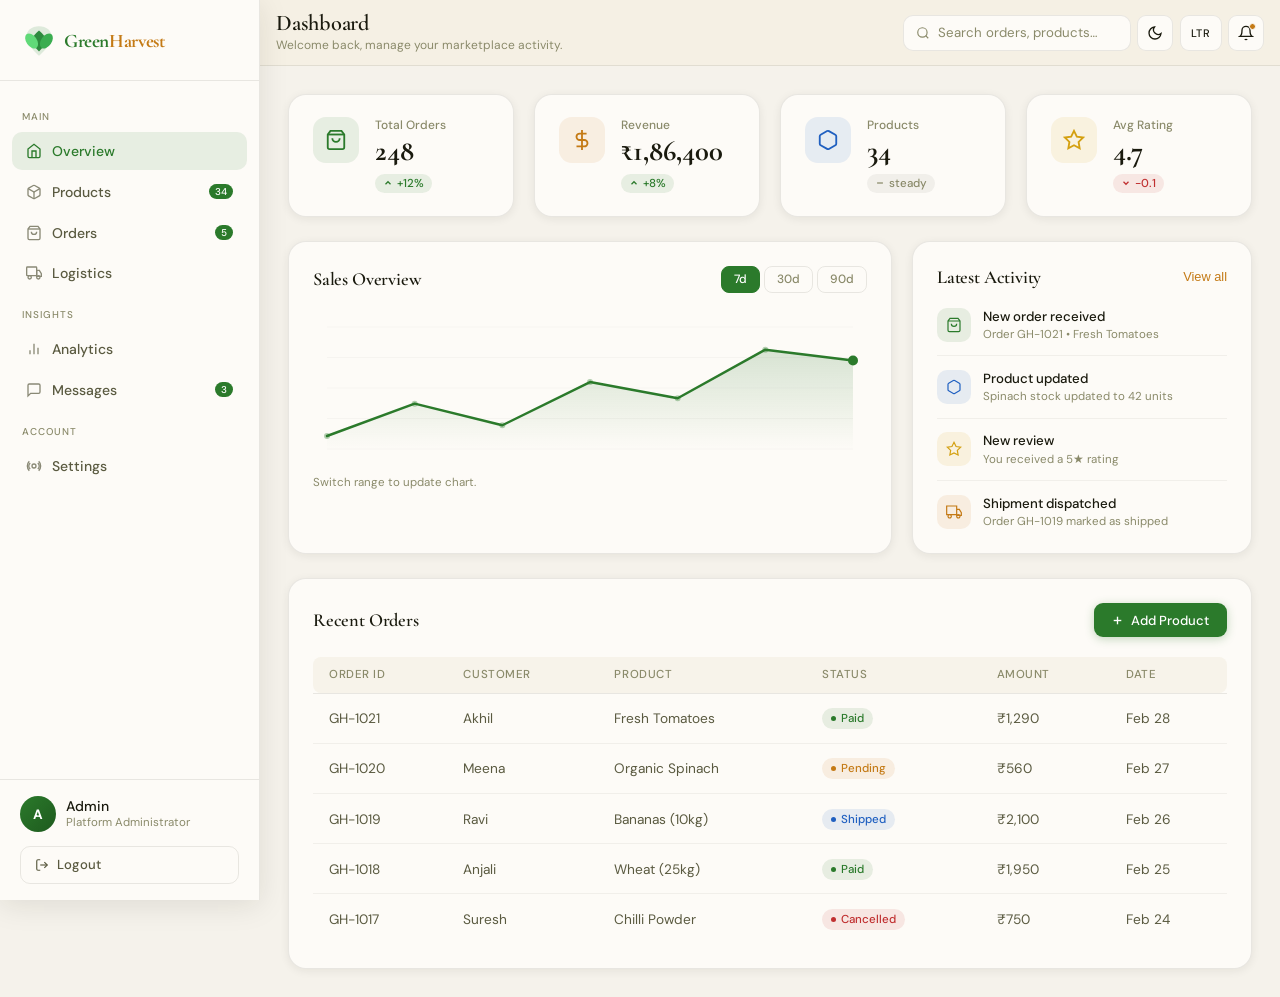
<file: Dashboard/Dashboard.html>
<!DOCTYPE html>
<html lang="en" data-theme="light">
<head>
  <meta charset="UTF-8" />
  <meta name="viewport" content="width=device-width, initial-scale=1.0" />
  <title>GreenHarvest • Dashboard</title>
<link rel="icon" type="image/x-icon" href="../images/logo.jpg">
  <link rel="stylesheet" href="../Dashboard/Dashboard.css" />
 <link rel="stylesheet" href="https://cdnjs.cloudflare.com/ajax/libs/font-awesome/6.5.0/css/all.min.css"/>
<link href="https://fonts.googleapis.com/css2?family=Cormorant+Garamond:ital,wght@0,600;0,700;1,600&family=DM+Sans:wght@300;400;500;600;700&display=swap" rel="stylesheet"/>
</head>
<body>


  
<div class="overlay" id="overlay"></div>


<aside class="sidebar" id="sidebar">


  <div class="sb-top">
 <div class="sb-logo">
  <a href="../index.html" class="nav-logo">
    <svg viewBox="0 0 36 36" fill="none">
      <path d="M18 32C18 32 6 22 6 14C6 8 11 4 18 4C25 4 30 8 30 14C30 22 18 32 18 32Z"
            fill="#2d8a3e" opacity="0.15"/>
      <path d="M18 28C10 20 10 14 18 8C26 14 26 20 18 28Z" fill="#2d8a3e"/>
      <ellipse cx="11" cy="18" rx="5" ry="8" fill="#60d978" transform="rotate(-35,11,18)"/>
      <ellipse cx="25" cy="18" rx="5" ry="8" fill="#3aad50" transform="rotate(35,25,18)"/>
    </svg>

    <span class="nav-logo-text">
      Green<span>Harvest</span>
    </span>
  </a>
</div>
    <button class="close-btn" id="closeSidebar" aria-label="Close">
      <svg width="16" height="16" viewBox="0 0 24 24" fill="none" stroke="currentColor" stroke-width="2.2">
        <line x1="18" y1="6" x2="6" y2="18"/><line x1="6" y1="6" x2="18" y2="18"/>
      </svg>
    </button>
  </div>


  <nav class="sb-nav">
    <div class="sb-section-label">Main</div>

    <a class="sb-link active" href="#">
      <svg width="16" height="16" viewBox="0 0 24 24" fill="none" stroke="currentColor" stroke-width="2">
        <path d="M3 9l9-7 9 7v11a2 2 0 0 1-2 2H5a2 2 0 0 1-2-2z"/><polyline points="9 22 9 12 15 12 15 22"/>
      </svg>
      Overview
    </a>

    <a class="sb-link" href="#">
      <svg width="16" height="16" viewBox="0 0 24 24" fill="none" stroke="currentColor" stroke-width="2">
        <path d="M21 16V8a2 2 0 0 0-1-1.73l-7-4a2 2 0 0 0-2 0l-7 4A2 2 0 0 0 3 8v8a2 2 0 0 0 1 1.73l7 4a2 2 0 0 0 2 0l7-4A2 2 0 0 0 21 16z"/>
        <polyline points="3.27 6.96 12 12.01 20.73 6.96"/><line x1="12" y1="22.08" x2="12" y2="12"/>
      </svg>
      Products
      <span class="sb-badge">34</span>
    </a>

    <a class="sb-link" href="#">
      <svg width="16" height="16" viewBox="0 0 24 24" fill="none" stroke="currentColor" stroke-width="2">
        <path d="M6 2L3 6v14a2 2 0 0 0 2 2h14a2 2 0 0 0 2-2V6l-3-4z"/>
        <line x1="3" y1="6" x2="21" y2="6"/><path d="M16 10a4 4 0 0 1-8 0"/>
      </svg>
      Orders
      <span class="sb-badge">5</span>
    </a>

    <a class="sb-link" href="#">
      <svg width="16" height="16" viewBox="0 0 24 24" fill="none" stroke="currentColor" stroke-width="2">
        <rect x="1" y="3" width="15" height="13" rx="1"/>
        <path d="M16 8h4l3 5v4h-7V8z"/><circle cx="5.5" cy="18.5" r="2.5"/><circle cx="18.5" cy="18.5" r="2.5"/>
      </svg>
      Logistics
    </a>

    <div class="sb-section-label">Insights</div>

    <a class="sb-link" href="#">
      <svg width="16" height="16" viewBox="0 0 24 24" fill="none" stroke="currentColor" stroke-width="2">
        <line x1="18" y1="20" x2="18" y2="10"/><line x1="12" y1="20" x2="12" y2="4"/><line x1="6" y1="20" x2="6" y2="14"/>
      </svg>
      Analytics
    </a>

    <a class="sb-link" href="#">
      <svg width="16" height="16" viewBox="0 0 24 24" fill="none" stroke="currentColor" stroke-width="2">
        <path d="M21 15a2 2 0 0 1-2 2H7l-4 4V5a2 2 0 0 1 2-2h14a2 2 0 0 1 2 2z"/>
      </svg>
      Messages
      <span class="sb-badge">3</span>
    </a>

    <div class="sb-section-label">Account</div>

    <a class="sb-link" href="#">
      <svg width="16" height="16" viewBox="0 0 24 24" fill="none" stroke="currentColor" stroke-width="2">
        <circle cx="12" cy="12" r="3"/><path d="M19.07 4.93a10 10 0 0 1 0 14.14M4.93 4.93a10 10 0 0 0 0 14.14"/>
        <path d="M17.66 7.34a6 6 0 0 1 0 9.32M6.34 7.34a6 6 0 0 0 0 9.32"/>
      </svg>
      Settings
    </a>
  </nav>


  <div class="sb-footer">
    <div class="sb-user">
      <div class="sb-avatar">A</div>
      <div>
        <div class="sb-user-name">Admin</div>
        <div class="sb-user-role">Platform Administrator</div>
      </div>
    </div>
    <button class="sb-logout">
      <svg width="14" height="14" viewBox="0 0 24 24" fill="none" stroke="currentColor" stroke-width="2">
        <path d="M9 21H5a2 2 0 0 1-2-2V5a2 2 0 0 1 2-2h4"/>
        <polyline points="16 17 21 12 16 7"/><line x1="21" y1="12" x2="9" y2="12"/>
      </svg>
      Logout
    </button>
  </div>
</aside>


<div class="main">

 
  <header class="topbar">
    <div class="topbar-left">
      <button class="menu-btn" id="menuBtn" aria-label="Open menu">
        <svg width="18" height="18" viewBox="0 0 24 24" fill="none" stroke="currentColor" stroke-width="2">
          <line x1="3" y1="6" x2="21" y2="6"/><line x1="3" y1="12" x2="21" y2="12"/><line x1="3" y1="18" x2="21" y2="18"/>
        </svg>
      </button>
      <div class="topbar-title">
        <h1>Dashboard</h1>
        <p>Welcome back, manage your marketplace activity.</p>
      </div>
    </div>
    <div class="topbar-right">
      <div class="search-box">
        <svg width="14" height="14" viewBox="0 0 24 24" fill="none" stroke="currentColor" stroke-width="2">
          <circle cx="11" cy="11" r="8"/><line x1="21" y1="21" x2="16.65" y2="16.65"/>
        </svg>
        <input type="text" placeholder="Search orders, products…"/>
      </div>
      <button class="ctrl-btn" id="themeBtn" title="Toggle theme">
        <svg id="themeIco" width="16" height="16" viewBox="0 0 24 24" fill="none" stroke="currentColor" stroke-width="2">
          <path d="M21 12.79A9 9 0 1 1 11.21 3 7 7 0 0 0 21 12.79z"/>
        </svg>
      </button>
      <button class="dir-ctrl" id="dirBtn">LTR</button>
      <button class="ctrl-btn" id="notifBtn" title="Notifications" style="position:relative;">
        <svg width="16" height="16" viewBox="0 0 24 24" fill="none" stroke="currentColor" stroke-width="2">
          <path d="M18 8A6 6 0 0 0 6 8c0 7-3 9-3 9h18s-3-2-3-9"/>
          <path d="M13.73 21a2 2 0 0 1-3.46 0"/>
        </svg>
        <span class="notif-dot"></span>
      </button>
    </div>
  </header>


  <main class="content">


    <div class="stats-grid">
      <div class="stat-card fade-up" style="animation-delay:0s;">
        <div class="stat-icon si-green">
          <svg width="22" height="22" viewBox="0 0 24 24" fill="none" stroke="currentColor" stroke-width="2">
            <path d="M6 2L3 6v14a2 2 0 0 0 2 2h14a2 2 0 0 0 2-2V6l-3-4z"/>
            <line x1="3" y1="6" x2="21" y2="6"/><path d="M16 10a4 4 0 0 1-8 0"/>
          </svg>
        </div>
        <div class="stat-body">
          <div class="stat-label">Total Orders</div>
          <div class="stat-value" id="statOrders">0</div>
          <span class="stat-chip chip-up">
            <svg width="10" height="10" viewBox="0 0 24 24" fill="none" stroke="currentColor" stroke-width="3"><polyline points="18 15 12 9 6 15"/></svg>
            +12%
          </span>
        </div>
      </div>

      <div class="stat-card fade-up" style="animation-delay:0.08s;">
        <div class="stat-icon si-accent">
          <svg width="22" height="22" viewBox="0 0 24 24" fill="none" stroke="currentColor" stroke-width="2">
            <line x1="12" y1="1" x2="12" y2="23"/>
            <path d="M17 5H9.5a3.5 3.5 0 0 0 0 7h5a3.5 3.5 0 0 1 0 7H6"/>
          </svg>
        </div>
        <div class="stat-body">
          <div class="stat-label">Revenue</div>
          <div class="stat-value" id="statRevenue">₹0</div>
          <span class="stat-chip chip-up">
            <svg width="10" height="10" viewBox="0 0 24 24" fill="none" stroke="currentColor" stroke-width="3"><polyline points="18 15 12 9 6 15"/></svg>
            +8%
          </span>
        </div>
      </div>

      <div class="stat-card fade-up" style="animation-delay:0.16s;">
        <div class="stat-icon si-blue">
          <svg width="22" height="22" viewBox="0 0 24 24" fill="none" stroke="currentColor" stroke-width="2">
            <path d="M21 16V8a2 2 0 0 0-1-1.73l-7-4a2 2 0 0 0-2 0l-7 4A2 2 0 0 0 3 8v8a2 2 0 0 0 1 1.73l7 4a2 2 0 0 0 2 0l7-4A2 2 0 0 0 21 16z"/>
          </svg>
        </div>
        <div class="stat-body">
          <div class="stat-label">Products</div>
          <div class="stat-value" id="statProducts">0</div>
          <span class="stat-chip chip-neu">
            <svg width="10" height="10" viewBox="0 0 24 24" fill="none" stroke="currentColor" stroke-width="3"><line x1="5" y1="12" x2="19" y2="12"/></svg>
            steady
          </span>
        </div>
      </div>

      <div class="stat-card fade-up" style="animation-delay:0.24s;">
        <div class="stat-icon si-gold">
          <svg width="22" height="22" viewBox="0 0 24 24" fill="none" stroke="currentColor" stroke-width="2">
            <polygon points="12 2 15.09 8.26 22 9.27 17 14.14 18.18 21.02 12 17.77 5.82 21.02 7 14.14 2 9.27 8.91 8.26 12 2"/>
          </svg>
        </div>
        <div class="stat-body">
          <div class="stat-label">Avg Rating</div>
          <div class="stat-value" id="statRating">0.0</div>
          <span class="stat-chip chip-down">
            <svg width="10" height="10" viewBox="0 0 24 24" fill="none" stroke="currentColor" stroke-width="3"><polyline points="6 9 12 15 18 9"/></svg>
            -0.1
          </span>
        </div>
      </div>
    </div>

  
    <div class="mid-grid">

    
      <div class="card fade-up" style="animation-delay:0.32s;">
        <div class="card-head">
          <h3>Sales Overview</h3>
          <div class="pill-group">
            <button class="pill active" data-range="7">7d</button>
            <button class="pill" data-range="30">30d</button>
            <button class="pill" data-range="90">90d</button>
          </div>
        </div>
        <div class="chart-wrap">
          <canvas id="salesChart" height="150"></canvas>
        </div>
        <div class="chart-note">Switch range to update chart.</div>
      </div>


      <div class="card fade-up" style="animation-delay:0.40s;">
        <div class="card-head">
          <h3>Latest Activity</h3>
          <button class="link-btn">View all</button>
        </div>
        <ul class="activity-list" id="activityList"></ul>
      </div>
    </div>

   
    <div class="card fade-up" style="animation-delay:0.48s;">
      <div class="card-head">
        <h3>Recent Orders</h3>
        <button class="add-btn">
          <svg width="13" height="13" viewBox="0 0 24 24" fill="none" stroke="currentColor" stroke-width="2.5">
            <line x1="12" y1="5" x2="12" y2="19"/><line x1="5" y1="12" x2="19" y2="12"/>
          </svg>
          Add Product
        </button>
      </div>
      <div class="table-wrap">
        <table>
          <thead>
            <tr>
              <th>Order ID</th>
              <th>Customer</th>
              <th>Product</th>
              <th>Status</th>
              <th>Amount</th>
              <th>Date</th>
            </tr>
          </thead>
          <tbody id="ordersBody"></tbody>
        </table>
      </div>
    </div>

  </main>
</div>


<script src="../Dashboard/Dashboard.js"></script>
</body>
</html>
</file>
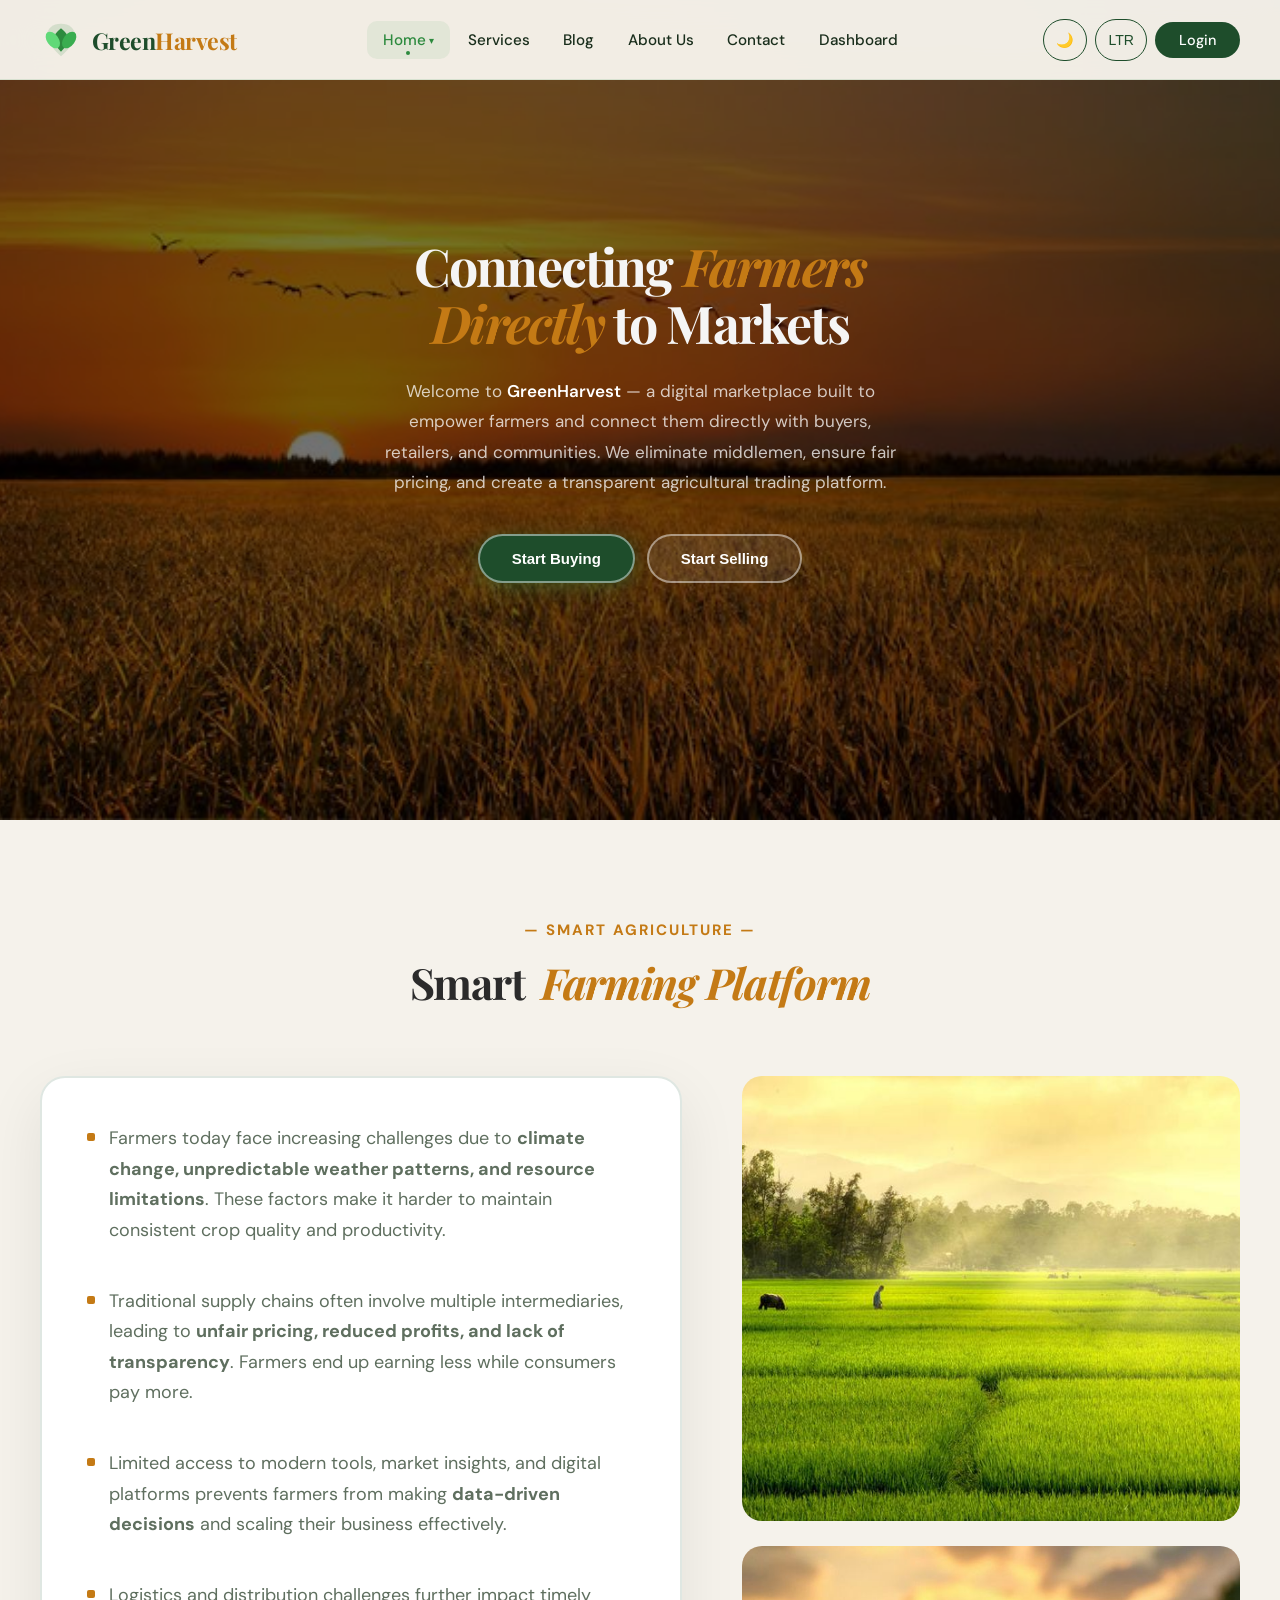
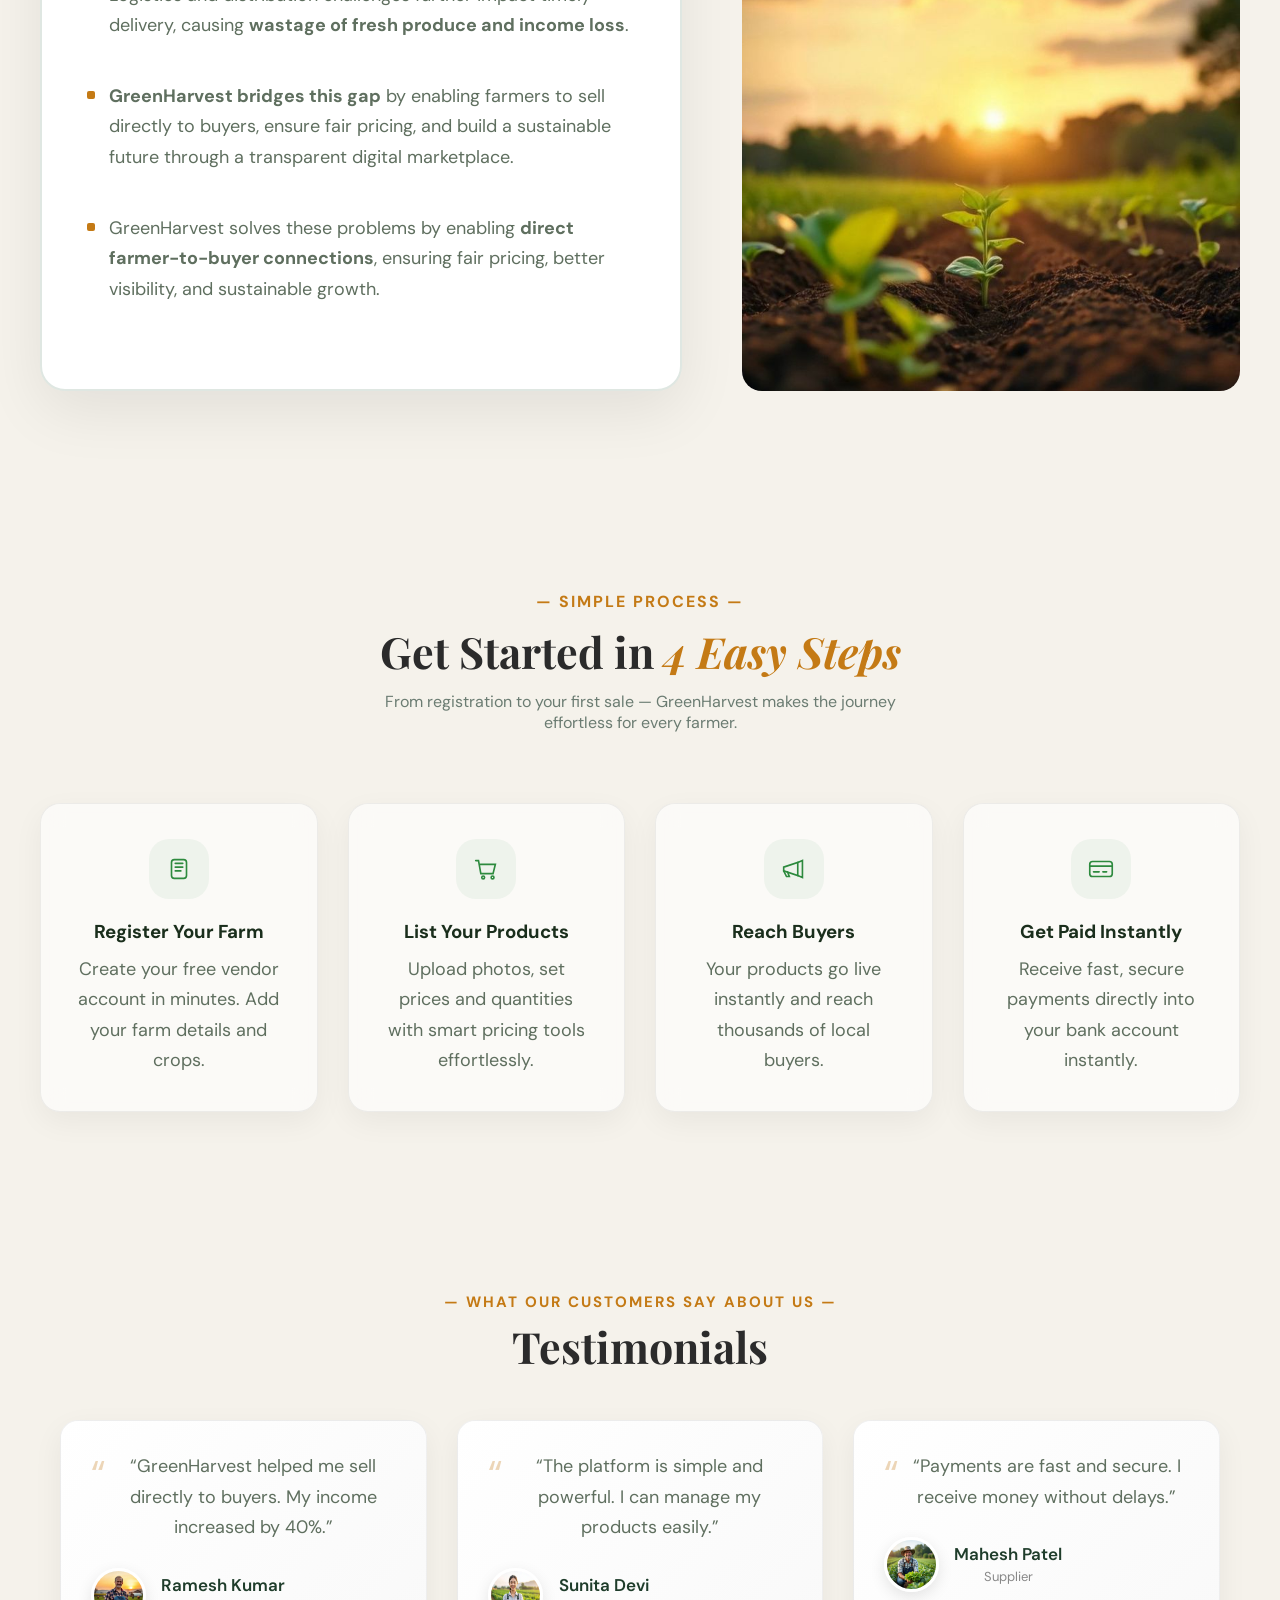
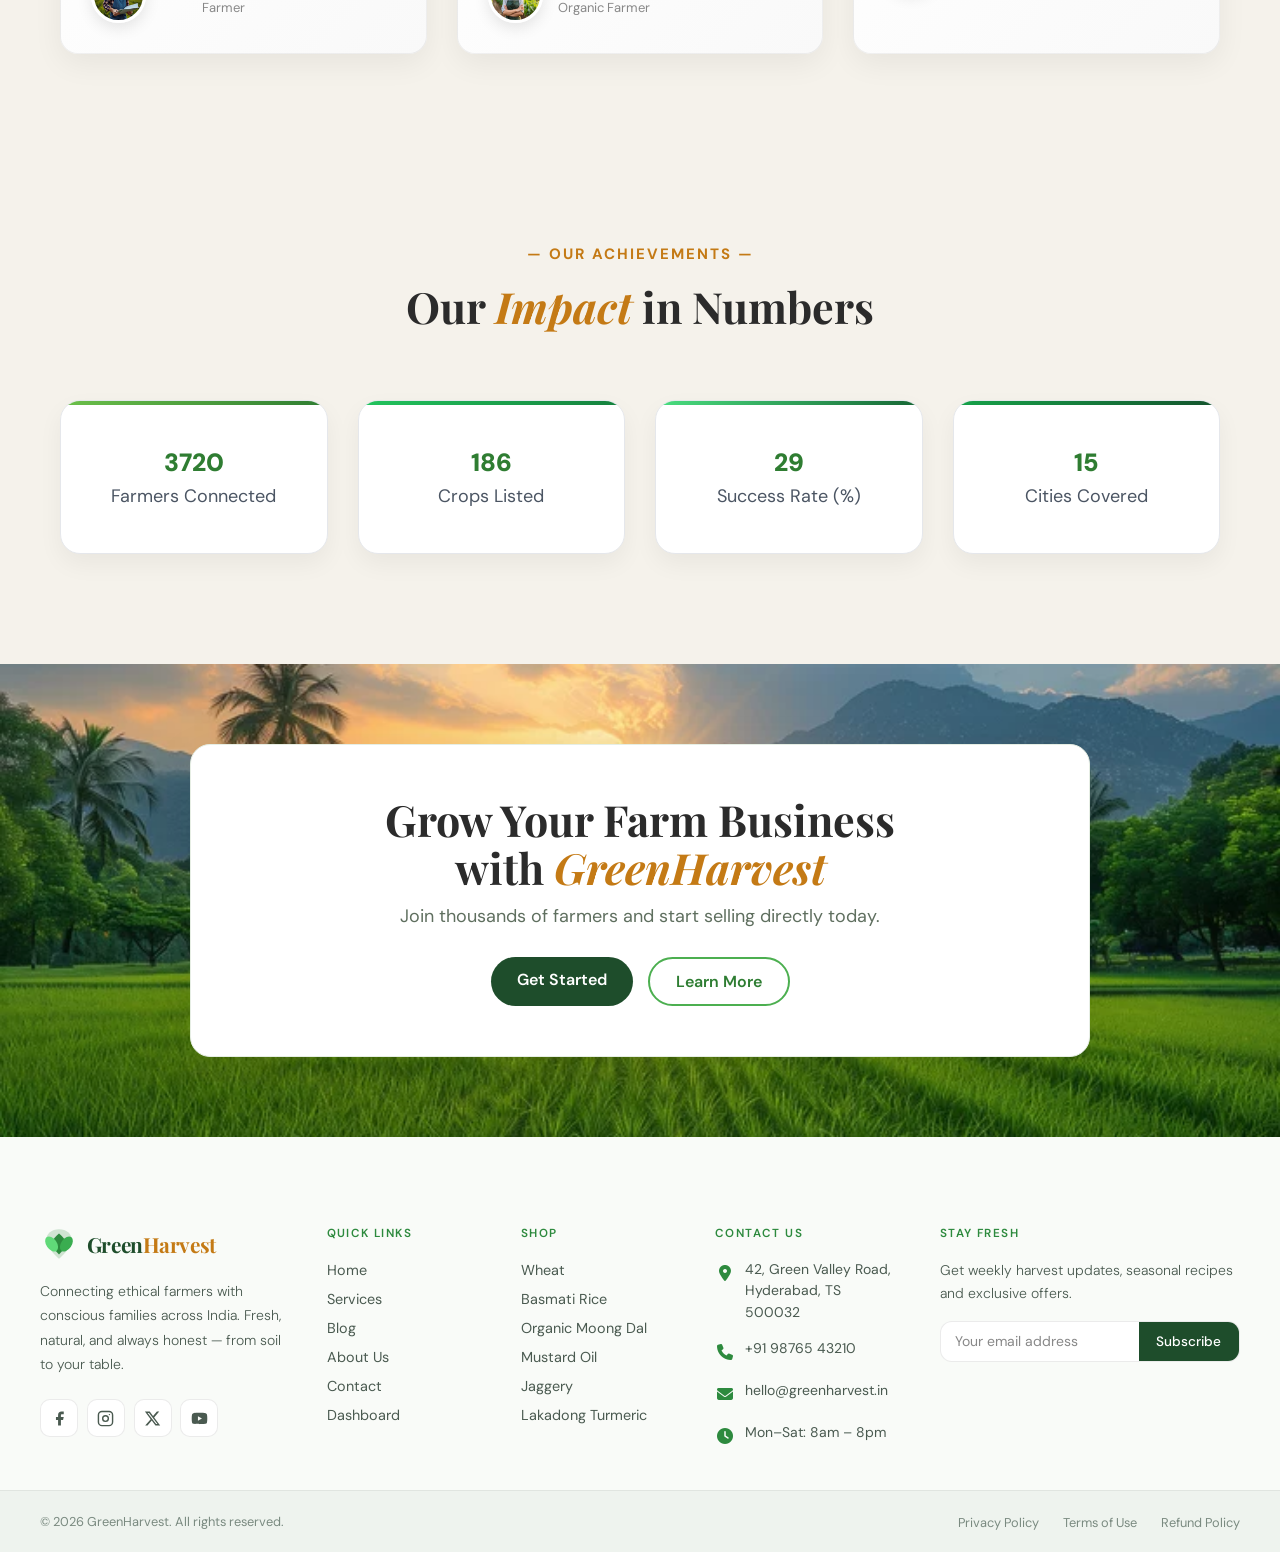
<file: Home2/Home.html>
<!DOCTYPE html>
<html lang="en" dir="ltr" data-theme="light">
<head>
<meta charset="UTF-8">
<meta name="viewport" content="width=device-width, initial-scale=1.0">
<title>GreenHarvest</title>
<link rel="icon" type="image/x-icon" href="../images/logo.jpg">
<link href="https://fonts.googleapis.com/css2?family=Inter:wght@400;500;600;700&family=Playfair+Display:wght@400;600;700&display=swap" rel="stylesheet">
<link href="https://fonts.googleapis.com/css2?family=Inter:wght@400;600&family=Playfair+Display:ital,wght@0,700;1,700&display=swap" rel="stylesheet">
<link rel="stylesheet" href="https://cdnjs.cloudflare.com/ajax/libs/font-awesome/6.5.0/css/all.min.css">
<link href="https://fonts.googleapis.com/css2?family=Cormorant+Garamond:ital,wght@0,400;0,600;0,700;1,400&family=DM+Sans:wght@300;400;500&display=swap" rel="stylesheet">
<link href="https://fonts.googleapis.com/css2?family=Playfair+Display:wght@700&family=DM+Sans:wght@300;400;500&display=swap" rel="stylesheet">
  <link rel="stylesheet" href="https://cdnjs.cloudflare.com/ajax/libs/font-awesome/6.5.1/css/all.min.css">
<link rel="stylesheet" href="../css/nav.css">
  <link rel="stylesheet" href="../css/footer.css">
  <link rel="stylesheet" href="../Home2/Home.css">
</head>
<body>


<header class="navbar" id="navbar">
  <div class="container nav-container">

   
    <a href="../index.html" class="nav-logo">
      <svg viewBox="0 0 36 36" fill="none" xmlns="http://www.w3.org/2000/svg">
        <path d="M18 32C18 32 6 22 6 14C6 8 11 4 18 4C25 4 30 8 30 14C30 22 18 32 18 32Z"
              fill="#2d8a3e" opacity="0.15"/>
        <path d="M18 28C10 20 10 14 18 8C26 14 26 20 18 28Z" fill="#2d8a3e"/>
        <ellipse cx="11" cy="18" rx="5" ry="8" fill="#60d978" transform="rotate(-35,11,18)"/>
        <ellipse cx="25" cy="18" rx="5" ry="8" fill="#3aad50" transform="rotate(35,25,18)"/>
      </svg>
      <span class="nav-logo-text">Green<span>Harvest</span></span>
    </a>


    <nav class="nav" id="navMenu">
      <ul class="nav-links">

        <li class="dropdown">
          <a href="../index.html">Home <span class="arrow">▾</span></a>
          <ul class="dropdown-menu">
            <li><a href="../index.html">Home 1</a></li>
            <li><a href="../Home2/Home.html">Home 2</a></li>
          </ul>
        </li>

        <li><a href="../services/services.html">Services</a></li>
        <li><a href="../blog/blog.html">Blog</a></li>
        <li><a href="../about/about.html">About Us</a></li>
        <li><a href="../contact/contact.html">Contact</a></li>
        <li><a href="../Dashboard/Dashboard.html" class="dashboard-link">Dashboard</a></li>

     
        <li class="mobile-only"><a href="../login/login.html">Login</a></li>
      </ul>
    </nav>

 
    <div class="nav-actions">
      <button id="themeToggle" title="Toggle dark mode">🌙</button>
      <button id="dirToggle"   title="Toggle RTL / LTR">LTR</button>
      <a href="../login/login.html" class="login-btn">Login</a>
  
      <button class="menu-toggle" id="menuToggle" aria-label="Toggle menu">
        <span></span><span></span><span></span>
      </button>
    </div>

  </div>
</header>


<section class="hero">
  <div class="hero-overlay"></div>



  <div class="hero-content">
   <h1 class="fade-up">
  Connecting <span>Farmers Directly</span> to Markets
</h1>

   

    <p class="fade-up delay-2">
      Welcome to <strong>GreenHarvest</strong> — a digital marketplace built to empower farmers 
      and connect them directly with buyers, retailers, and communities. 
      We eliminate middlemen, ensure fair pricing, and create a transparent agricultural trading platform.
    </p>

    <div class="hero-buttons fade-up delay-3">
<button class="primary" onclick="window.location.href='../service details/service details.html'">Start Buying</button>
<button class="outline" onclick="window.location.href='../service details/service details.html'">Start Selling</button>
    </div>
  </div>
</section>


<section class="agro-section">
<div class="platform-eyebrow">
  
   <b>— SMART AGRICULTURE —</b> 
   
</div>

  <div class="agro-header fade-up">
    <h2 class="split-heading">
  Smart <span>Farming Platform</span>
</h2>
    
  </div>

 
  <div class="agro-container">

    
    <div class="agro-text fade-left">

      <div class="agro-item">
        
  <p class="fade-left">
     Farmers today face increasing challenges due to 
    <strong>climate change, unpredictable weather patterns, and resource limitations</strong>. 
    These factors make it harder to maintain consistent crop quality and productivity.
  </p>
      </div>

      <div class="agro-item">
       <p class="fade-left delay-1">
    Traditional supply chains often involve multiple intermediaries, leading to 
    <strong>unfair pricing, reduced profits, and lack of transparency</strong>. 
    Farmers end up earning less while consumers pay more.
  </p>
      </div>

      <div class="agro-item">
         <p class="fade-left delay-2">
     Limited access to modern tools, market insights, and digital platforms 
    prevents farmers from making <strong>data-driven decisions</strong> and scaling their business effectively.
  </p>
      </div>

<div class="agro-item">
        <p class="fade-left delay-3">
    Logistics and distribution challenges further impact timely delivery, causing 
    <strong>wastage of fresh produce and income loss</strong>.
  </p>

      </div>

<div class="agro-item">
        <p class="fade-left delay-4 highlight">
     <strong>GreenHarvest bridges this gap</strong> by enabling farmers to 
    sell directly to buyers, ensure fair pricing, and build a sustainable future 
    through a transparent digital marketplace.
  </p>

      </div>

<div class="agro-item">
        <p class="fade-left delay-4 highlight">
     GreenHarvest solves these problems by enabling <strong>direct farmer-to-buyer 
    connections</strong>, ensuring fair pricing, better visibility, and sustainable growth.
  </p>

      </div>




    </div>

    
    <div class="agro-images fade-right">
      <img src="../images/Smart-1.jpg" alt="">
      <img src="../images/Smart-2.jpg" alt="">
    </div>

  </div>

</section>



<section class="steps-section">

  <div class="steps-header fade-up">
    <span class="tag"><b>— SIMPLE PROCESS —</b> </span>

    <h2 class="steps-title">
      Get Started in <span>4 Easy Steps</span>
    </h2>

    <p>
      From registration to your first sale — GreenHarvest makes the journey effortless for every farmer.
    </p>
  </div>

  <div class="steps-grid">


    <div class="step-card fade-up">
      <div class="step-icon">
        
        <svg viewBox="0 0 64 64">
          <g fill="none" stroke="currentColor" stroke-width="3.5" stroke-linecap="round">
            <rect x="16" y="12" width="32" height="40" rx="6"/>
            <path d="M24 20h16M24 28h16M24 36h12"/>
          </g>
        </svg>
      </div>
    
      <h3>Register Your Farm</h3>
      <p>Create your free vendor account in minutes. Add your farm details and crops.</p>
    </div>


    <div class="step-card fade-up">
      <div class="step-icon">
       
        <svg viewBox="0 0 64 64">
          <g fill="none" stroke="currentColor" stroke-width="3.5" stroke-linecap="round">
            <path d="M10 14h6l5 28h26l5-20H20"/>
            <circle cx="26" cy="50" r="3"/>
            <circle cx="46" cy="50" r="3"/>
          </g>
        </svg>
      </div>
      
      <h3>List Your Products</h3>
      <p>Upload photos, set prices and quantities with smart pricing tools effortlessly.</p>
    </div>

    
    <div class="step-card fade-up">
      <div class="step-icon">
       
        <svg viewBox="0 0 64 64">
          <g fill="none" stroke="currentColor" stroke-width="3.5" stroke-linecap="round">
            <path d="M10 28l30-10v28L10 36z"/>
            <path d="M40 18l10-4v36l-10-4"/>
            <path d="M10 36l6 12h6l-4-10"/>
          </g>
        </svg>
      </div>
      
      <h3>Reach Buyers</h3>
      <p>Your products go live instantly and reach thousands of local buyers.</p>
    </div>

    <div class="step-card fade-up">
      <div class="step-icon">
   
        <svg viewBox="0 0 64 64">
          <g fill="none" stroke="currentColor" stroke-width="3.5" stroke-linecap="round">
            <rect x="8" y="16" width="48" height="32" rx="6"/>
            <path d="M8 26h48"/>
            <path d="M16 38h12"/>
            <path d="M36 38h8"/>
          </g>
        </svg>
      </div>
  
      <h3>Get Paid Instantly</h3>
      <p>Receive fast, secure payments directly into your bank account instantly.</p>
    </div>

  </div>

</section>





<section class="testimonials">
  <div class="container">

    <p class="sub-title"><b>—  WHAT OUR CUSTOMERS SAY ABOUT US —</b> </p>
    <h2 class="title">Testimonials</h2>

    <div class="testimonial-grid">

   
      <div class="testimonial-card">
        <p class="quote">
          “GreenHarvest helped me sell directly to buyers. My income increased by 40%.”
        </p>

        <div class="user">
          <img src="../images/user-1.jpg" alt="">
          <div>
            <h4>Ramesh Kumar</h4>
            <span>Farmer</span>
          </div>
        </div>
      </div>

     
      <div class="testimonial-card">
        <p class="quote">
          “The platform is simple and powerful. I can manage my products easily.”
        </p>

        <div class="user">
          <img src="../images/user-2.jpg" alt="">
          <div>
            <h4>Sunita Devi</h4>
            <span>Organic Farmer</span>
          </div>
        </div>
      </div>

     
      <div class="testimonial-card">
        <p class="quote">
          “Payments are fast and secure. I receive money without delays.”
        </p>

        <div class="user">
          <img src="../images/user-3.jpg" alt="">
          <div>
            <h4>Mahesh Patel</h4>
            <span>Supplier</span>
          </div>
        </div>
      </div>

    </div>

  </div>
</section>




<section class="impact">
  <div class="impact-container">
<div class="impact-eyebrow">
  
   <b>— OUR ACHIEVEMENTS —</b>

</div>
    <h2 class="impact-title">
  Our <span>Impact</span> in Numbers
</h2>
  

    <div class="impact-grid">
      
      <div class="impact-card">
        <h3 class="counter" data-target="12000">0</h3>
        <p>Farmers Connected</p>
      </div>

      <div class="impact-card">
        <h3 class="counter" data-target="600">0</h3>
        <p>Crops Listed</p>
      </div>

      <div class="impact-card">
        <h3 class="counter" data-target="95">0</h3>
        <p>Success Rate (%)</p>
      </div>

      <div class="impact-card">
        <h3 class="counter" data-target="50">0</h3>
        <p>Cities Covered</p>
      </div>

    </div>

  </div>
</section>



<section class="cta">
  <div class="cta-box">

   <h2>
    Grow Your Farm Business with <span>GreenHarvest</span>
  </h2>
    <p>Join thousands of farmers and start selling directly today.</p>

    <div class="cta-buttons">
      <a href="../contact/contact.html" class="btn-primary">Get Started</a>
      <a href="../about/about.html" class="btn-outline">Learn More</a>
    </div>

  </div>
</section>



<footer class="footer" id="footer">



  <div class="footer-inner">


    <div class="footer-brand">
      <a href="../index.html" class="footer-logo">
        <svg viewBox="0 0 36 36" fill="none" xmlns="http://www.w3.org/2000/svg">
          <path d="M18 32C18 32 6 22 6 14C6 8 11 4 18 4C25 4 30 8 30 14C30 22 18 32 18 32Z" fill="#2d8a3e" opacity="0.2"/>
          <path d="M18 28C10 20 10 14 18 8C26 14 26 20 18 28Z" fill="#2d8a3e"/>
          <ellipse cx="11" cy="18" rx="5" ry="8" fill="#60d978" transform="rotate(-35,11,18)"/>
          <ellipse cx="25" cy="18" rx="5" ry="8" fill="#3aad50" transform="rotate(35,25,18)"/>
        </svg>
        <span class="footer-logo-text">Green<span>Harvest</span></span>
      </a>
      <p class="footer-desc">
        Connecting ethical farmers with conscious families across India. Fresh, natural, and always honest — from soil to your table.
      </p>
      <div class="footer-socials">
        <a href="#" class="social-btn" title="Facebook">
          <svg viewBox="0 0 24 24" fill="currentColor"><path d="M18 2h-3a5 5 0 0 0-5 5v3H7v4h3v8h4v-8h3l1-4h-4V7a1 1 0 0 1 1-1h3z"/></svg>
        </a>
        <a href="#" class="social-btn" title="Instagram">
          <svg viewBox="0 0 24 24" fill="none" stroke="currentColor" stroke-width="2" stroke-linecap="round" stroke-linejoin="round">
            <rect x="2" y="2" width="20" height="20" rx="5" ry="5"/>
            <circle cx="12" cy="12" r="4"/>
            <circle cx="17.5" cy="6.5" r="1" fill="currentColor" stroke="none"/>
          </svg>
        </a>
        <a href="#" class="social-btn" title="Twitter / X">
          <svg viewBox="0 0 24 24" fill="currentColor"><path d="M18.244 2.25h3.308l-7.227 8.26 8.502 11.24H16.17l-5.214-6.817L4.99 21.75H1.68l7.73-8.835L1.254 2.25H8.08l4.713 6.231zm-1.161 17.52h1.833L7.084 4.126H5.117z"/></svg>
        </a>
        <a href="#" class="social-btn" title="YouTube">
          <svg viewBox="0 0 24 24" fill="currentColor"><path d="M22.54 6.42a2.78 2.78 0 0 0-1.95-1.96C18.88 4 12 4 12 4s-6.88 0-8.59.46A2.78 2.78 0 0 0 1.46 6.42 29 29 0 0 0 1 12a29 29 0 0 0 .46 5.58 2.78 2.78 0 0 0 1.95 1.96C5.12 20 12 20 12 20s6.88 0 8.59-.46a2.78 2.78 0 0 0 1.95-1.96A29 29 0 0 0 23 12a29 29 0 0 0-.46-5.58z"/><polygon points="9.75 15.02 15.5 12 9.75 8.98 9.75 15.02" fill="var(--footer-bg)"/></svg>
        </a>
      </div>
    </div>

 
    <div class="footer-col">
      <h4 class="footer-col-title">Quick Links</h4>
      <ul class="footer-links">
        <li><a href="../index.html">Home</a></li>
        <li><a href="../services/services.html">Services</a></li>
        <li><a href="../blog/blog.html">Blog</a></li>
        <li><a href="../about/about.html">About Us</a></li>
        <li><a href="../contact/contact.html">Contact</a></li>
        <li><a href="../Dashboard/Dashboard.html">Dashboard</a></li>
      </ul>
    </div>


  <div class="footer-col">
      <h4 class="footer-col-title">Shop</h4>
      <ul class="footer-links">
       <li><a href="../index.html#wheat">Wheat</a></li>
        <li><a href="../index.html#basmati-rice">Basmati Rice</a></li>
        <li><a href="../index.html#moong-dal">Organic Moong Dal</a></li>
        <li><a href="../index.html#mustard-oil">Mustard Oil</a></li>
        <li><a href="../index.html#jaggery">Jaggery</a></li>
        <li><a href="../index.html#turmeric">Lakadong Turmeric</a></li>
      </ul>
    </div>


   <div class="footer-col">
  <h4 class="footer-col-title">Contact Us</h4>
  <ul class="footer-contact">
    <li>
      <span class="contact-icon"><i class="fa-solid fa-location-dot"></i></span>
      <span>42, Green Valley Road,<br>Hyderabad, TS 500032</span>
    </li>
    <li>
      <span class="contact-icon"><i class="fa-solid fa-phone"></i></span>
      <a href="tel:+919876543210">+91 98765 43210</a>
    </li>
    <li>
      <span class="contact-icon"><i class="fa-solid fa-envelope"></i></span>
      <a href="mailto:hello@greenharvest.in">hello@greenharvest.in</a>
    </li>
    <li>
      <span class="contact-icon"><i class="fa-solid fa-clock"></i></span>
      <span>Mon–Sat: 8am – 8pm</span>
    </li>
  </ul>
</div>


   
    <div class="footer-col footer-newsletter">
      <h4 class="footer-col-title">Stay Fresh</h4>
      <p class="newsletter-desc">Get weekly harvest updates, seasonal recipes and exclusive offers.</p>
      <div class="newsletter-form">
        <input type="email" id="newsletterEmail" placeholder="Your email address" autocomplete="email"/>
        <button id="newsletterBtn">Subscribe</button>
      </div>
      <p class="newsletter-msg" id="newsletterMsg"></p>
     
    </div>

  </div>

  
  <div class="footer-bottom">
    <div class="footer-bottom-inner">
      <p class="footer-copy">© <span id="footerYear">2026</span> GreenHarvest. All rights reserved.</p>
      <ul class="footer-legal">
        <li><a href="#">Privacy Policy</a></li>
        <li><a href="#">Terms of Use</a></li>
        <li><a href="#">Refund Policy</a></li>
      </ul>
    </div>
  </div>

</footer>




<script src="../js/footer.js"></script>
<script src="../js/nav.js"></script>
<script src="../Home2/Home.js"></script>
</body>
</html>
</file>
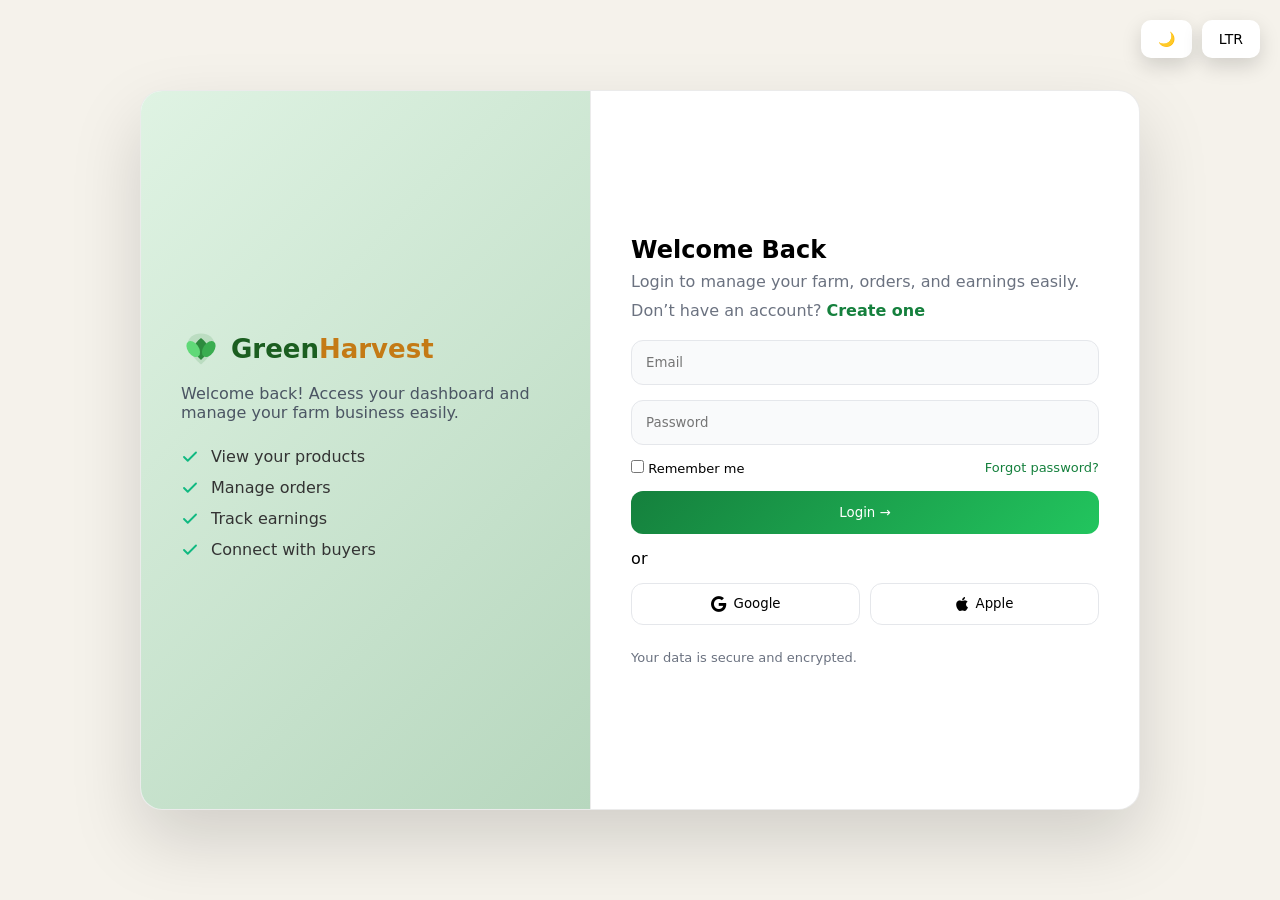
<file: login/login.html>
<!DOCTYPE html>
<html lang="en" dir="ltr">
<head>
<meta charset="UTF-8">
<meta name="viewport" content="width=device-width, initial-scale=1.0">
<title>GreenHarvest Login</title>
<link rel="icon" type="image/x-icon" href="../images/logo.jpg">
<link rel="stylesheet" href="../login/login.css">
<link rel="stylesheet" href="https://cdnjs.cloudflare.com/ajax/libs/font-awesome/6.5.0/css/all.min.css">

</head>
<body>


<div class="top-controls">
  <button id="themeToggle">🌙</button>
  <button id="dirToggle">LTR</button>
</div>

<div class="container">


  <div class="left">

    <a href="../index.html" class="nav-logo">
      <svg viewBox="0 0 36 36">
        <path d="M18 32C18 32 6 22 6 14C6 8 11 4 18 4C25 4 30 8 30 14C30 22 18 32 18 32Z" fill="#2d8a3e" opacity="0.15"/>
        <path d="M18 28C10 20 10 14 18 8C26 14 26 20 18 28Z" fill="#2d8a3e"/>
        <ellipse cx="11" cy="18" rx="5" ry="8" fill="#60d978" transform="rotate(-35,11,18)"/>
        <ellipse cx="25" cy="18" rx="5" ry="8" fill="#3aad50" transform="rotate(35,25,18)"/>
      </svg>
      <span class="nav-logo-text">Green<span>Harvest</span></span>
    </a>

    <p class="tagline">
      Welcome back! Access your dashboard and manage your farm business easily.
    </p>

   <ul class="features">
  <li>
    <svg viewBox="0 0 24 24" fill="none" stroke="currentColor" stroke-width="2.5" stroke-linecap="round" stroke-linejoin="round"><path d="m 20 6-11 11-5-5"/></svg>
    View your products
  </li>
  <li>
    <svg viewBox="0 0 24 24" fill="none" stroke="currentColor" stroke-width="2.5" stroke-linecap="round" stroke-linejoin="round"><path d="m 20 6-11 11-5-5"/></svg>
    Manage orders
  </li>
  <li>
    <svg viewBox="0 0 24 24" fill="none" stroke="currentColor" stroke-width="2.5" stroke-linecap="round" stroke-linejoin="round"><path d="m 20 6-11 11-5-5"/></svg>
    Track earnings
  </li>
  <li>
    <svg viewBox="0 0 24 24" fill="none" stroke="currentColor" stroke-width="2.5" stroke-linecap="round" stroke-linejoin="round"><path d="m 20 6-11 11-5-5"/></svg>
    Connect with buyers
  </li>
</ul>

  </div>


  <div class="right">

    <h2>Welcome Back </h2>

    <p class="subtitle">
      Login to manage your farm, orders, and earnings easily.
    </p>

    <p class="signup-text">
      Don’t have an account? <a href="../signup/signup.html">Create one</a>
    </p>

    <form>

      <input type="email" placeholder="Email">
      <input type="password" placeholder="Password">

      <div class="row-between">
        <label><input type="checkbox"> Remember me</label>
        <a href="#">Forgot password?</a>
      </div>

      <button class="primary-btn">Login →</button>

      <div class="divider">or</div>

      <div class="socials">
        <button type="button" class="social-btn">
          <i class="fa-brands fa-google"></i> Google
        </button>
        <button type="button" class="social-btn">
          <i class="fa-brands fa-apple"></i> Apple
        </button>
      </div>

      <div class="helper-box">
         Your data is secure and encrypted.
      </div>

    </form>

  </div>

</div>

<script src="../login/login.js"></script>

</body>
</html>
</file>
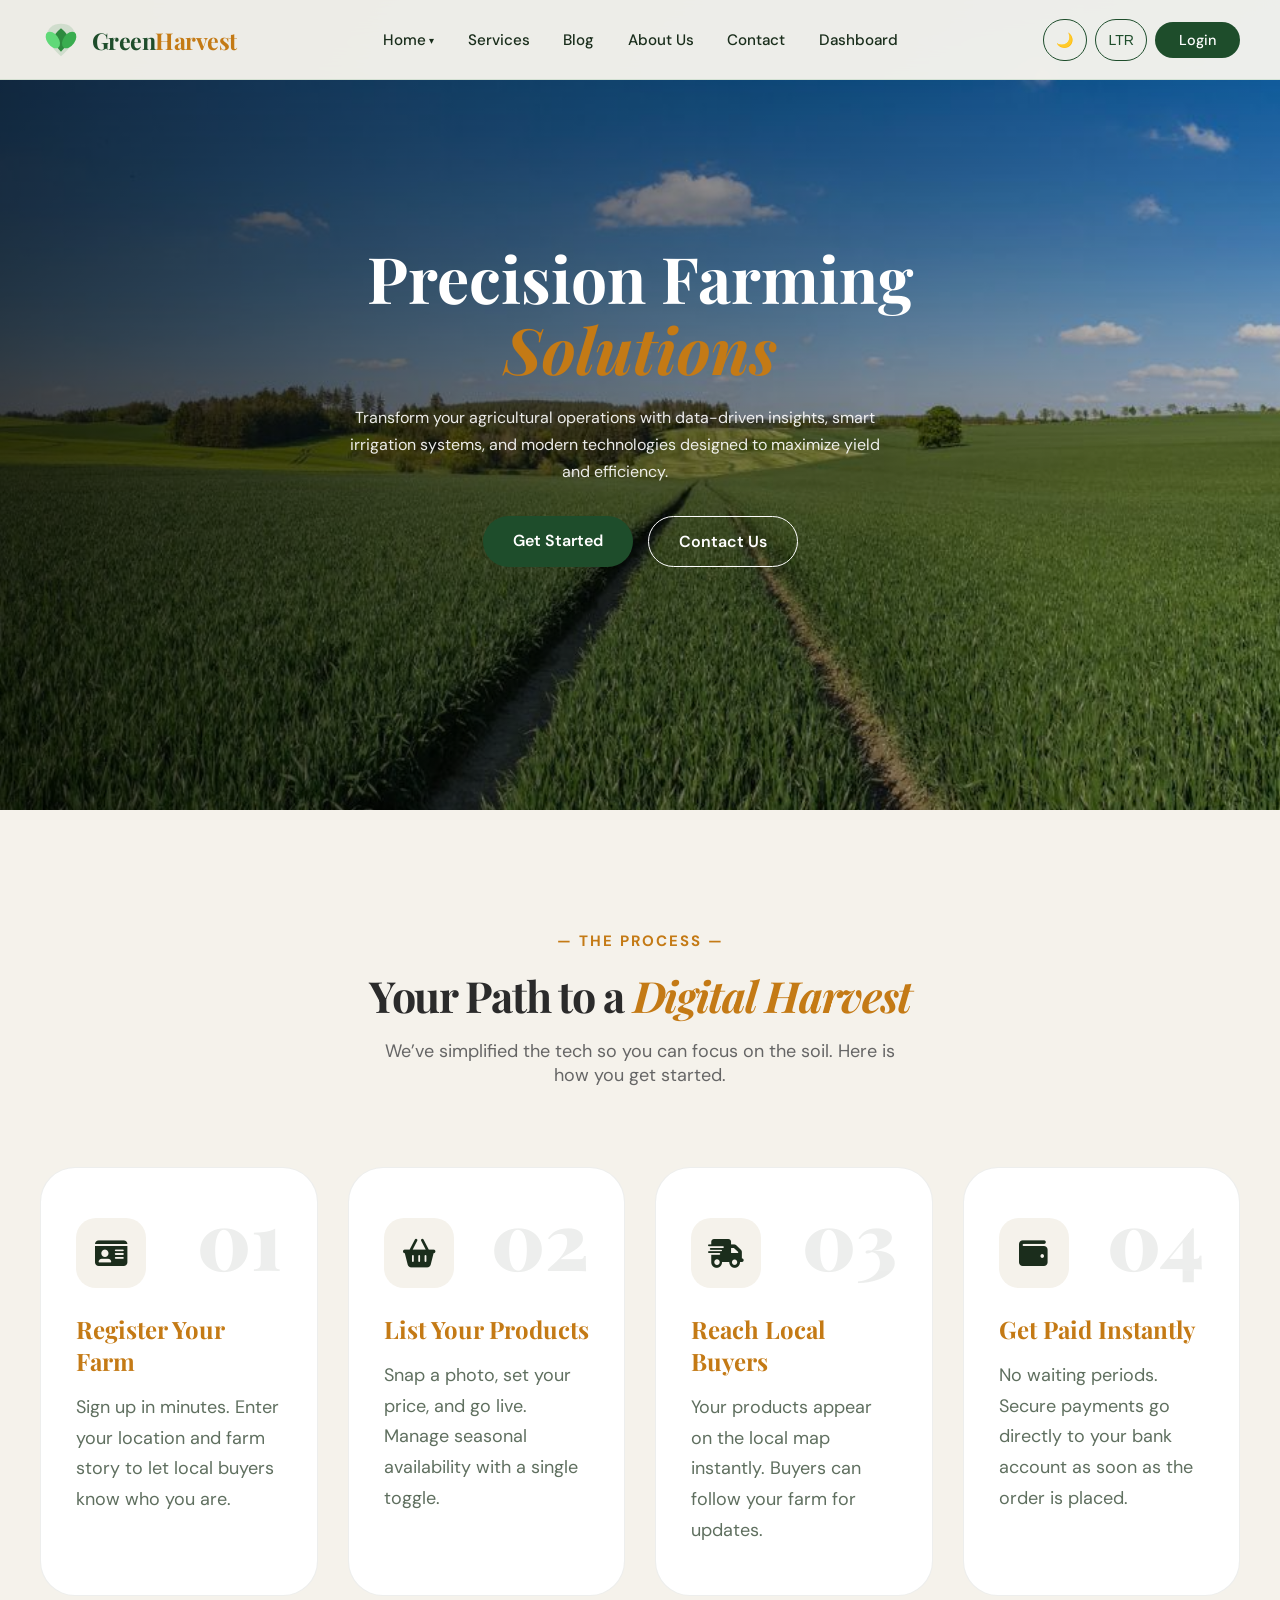
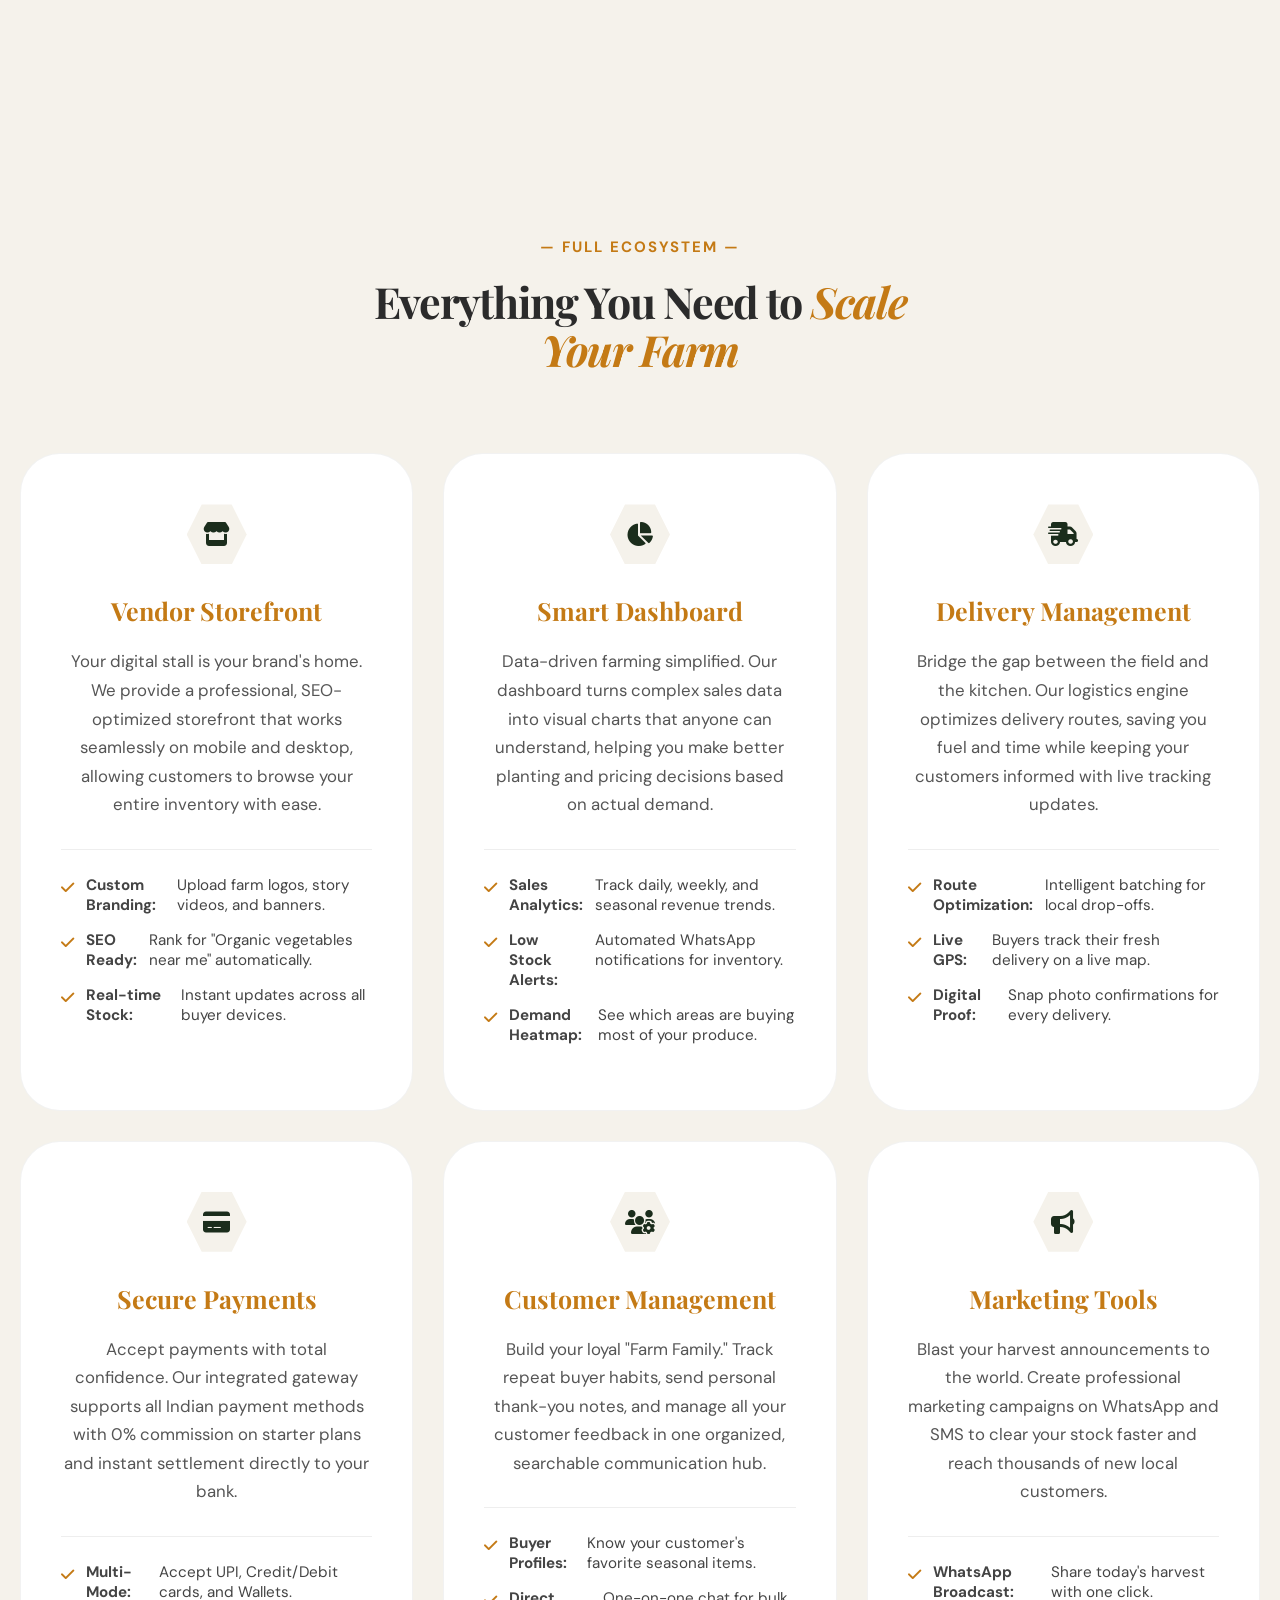
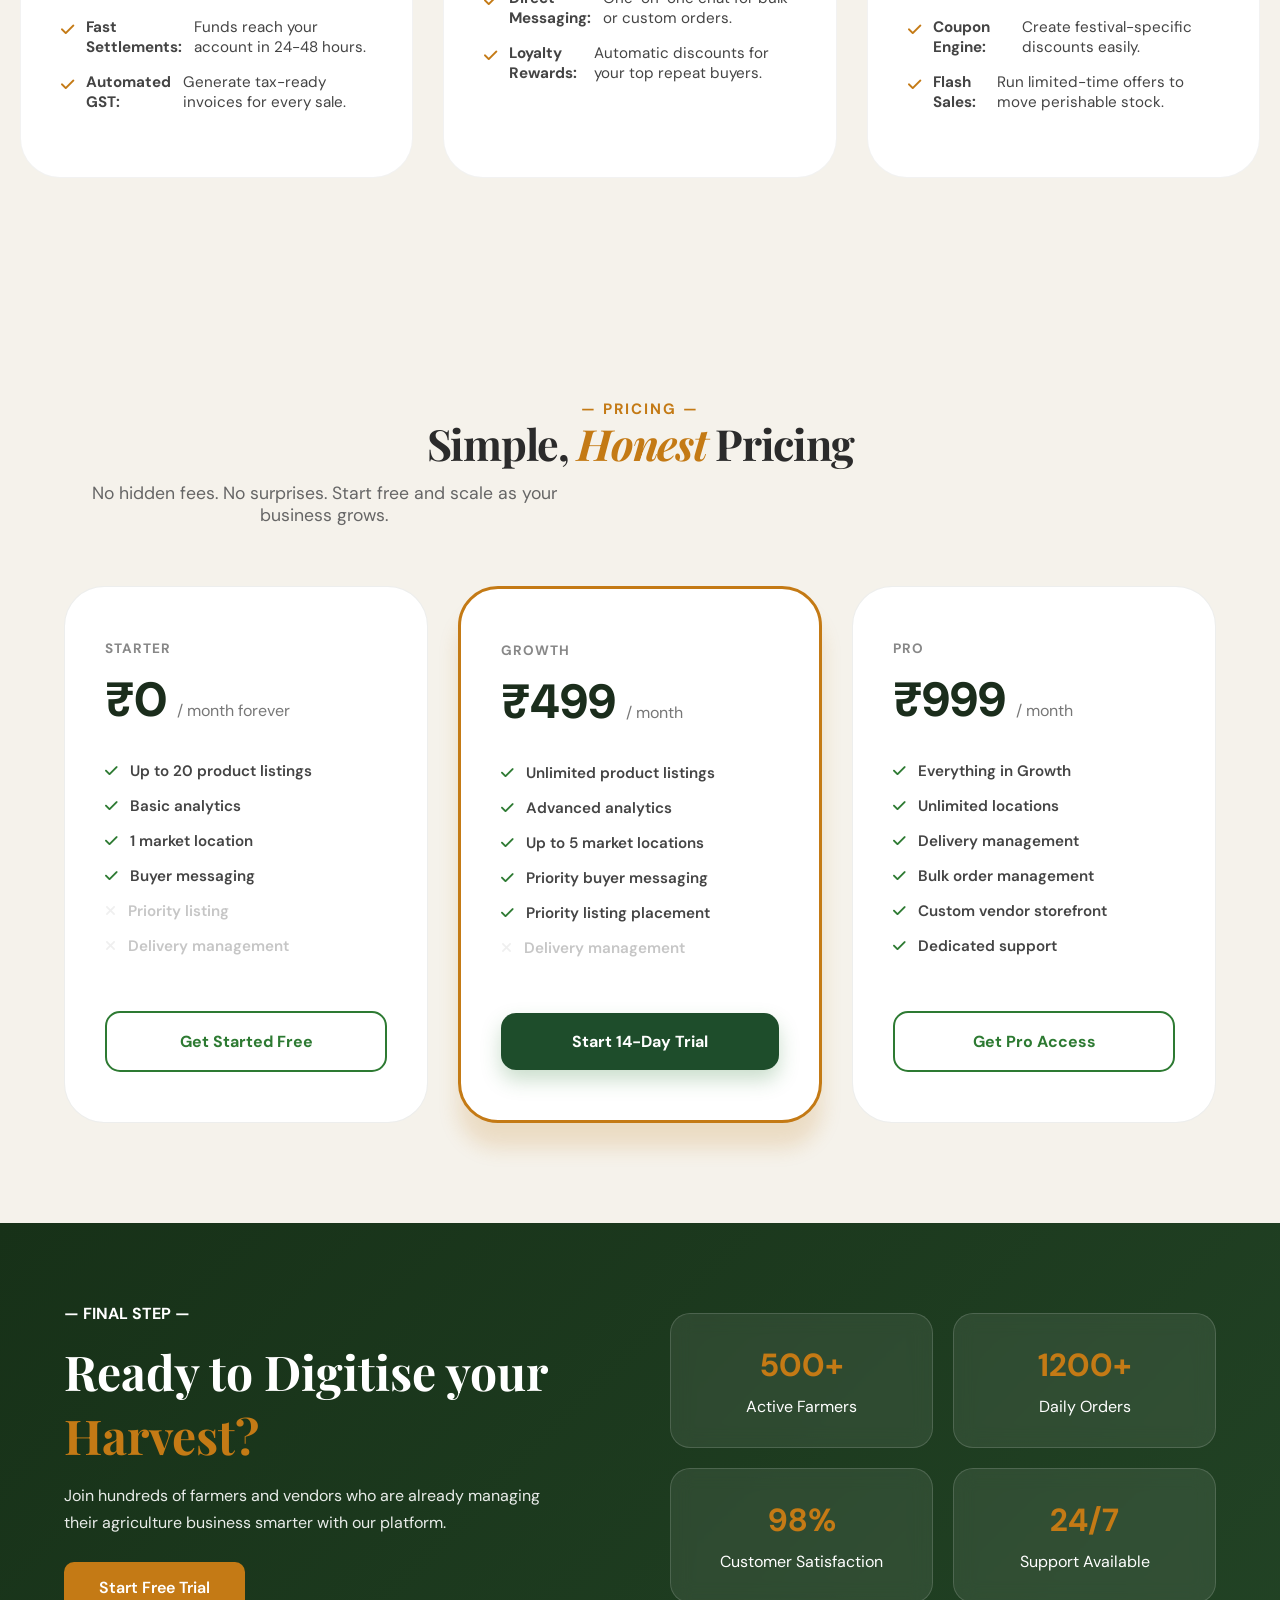
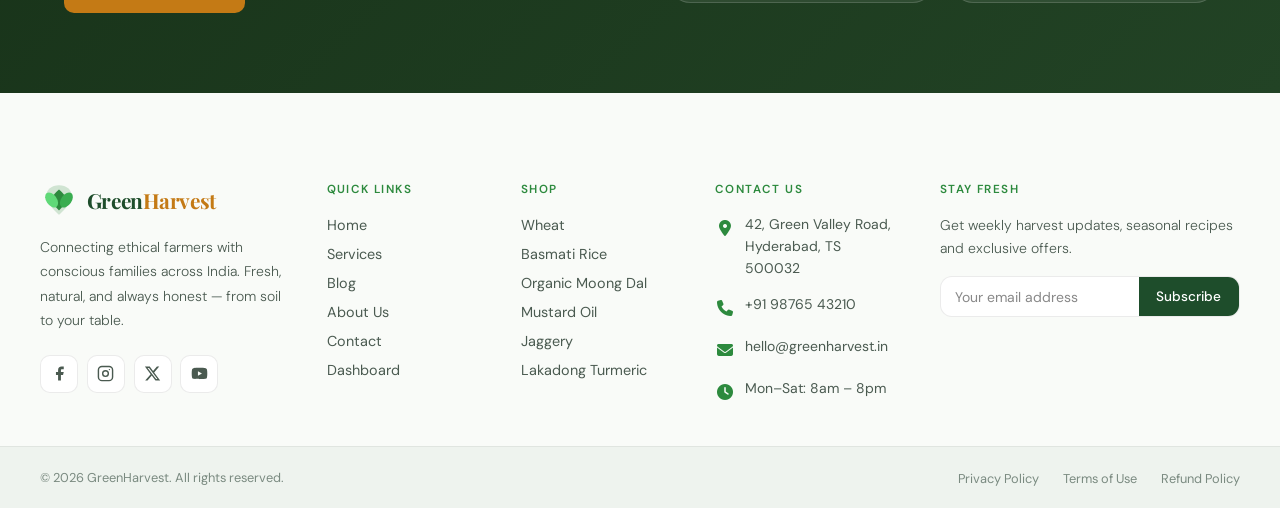
<file: service details/service details.html>
<!DOCTYPE html>
<html lang="en" dir="ltr" data-theme="light">
<head>
<meta charset="UTF-8">
<meta name="viewport" content="width=device-width, initial-scale=1.0">
<title>GreenHarvest</title>
<link rel="icon" type="image/x-icon" href="../images/logo.jpg">
<link href="https://fonts.googleapis.com/css2?family=Inter:wght@400;500;600;700&family=Playfair+Display:wght@400;600;700&display=swap" rel="stylesheet">
<link href="https://fonts.googleapis.com/css2?family=Inter:wght@400;600&family=Playfair+Display:ital,wght@0,700;1,700&display=swap" rel="stylesheet">
<link rel="stylesheet" href="https://cdnjs.cloudflare.com/ajax/libs/font-awesome/6.5.0/css/all.min.css">
<link href="https://fonts.googleapis.com/css2?family=Cormorant+Garamond:ital,wght@0,400;0,600;0,700;1,400&family=DM+Sans:wght@300;400;500&display=swap" rel="stylesheet">
<link href="https://fonts.googleapis.com/css2?family=Playfair+Display:wght@700&family=DM+Sans:wght@300;400;500&display=swap" rel="stylesheet">
  <link rel="stylesheet" href="https://cdnjs.cloudflare.com/ajax/libs/font-awesome/6.5.1/css/all.min.css">
<link rel="stylesheet" href="../css/footer.css">
  <link rel="stylesheet" href="../css/nav.css">
  <link rel="stylesheet" href="../service details/service details.css">
</head>
<body>


<header class="navbar" id="navbar">
  <div class="container nav-container">

   
    <a href="../index.html" class="nav-logo">
      <svg viewBox="0 0 36 36" fill="none" xmlns="http://www.w3.org/2000/svg">
        <path d="M18 32C18 32 6 22 6 14C6 8 11 4 18 4C25 4 30 8 30 14C30 22 18 32 18 32Z"
              fill="#2d8a3e" opacity="0.15"/>
        <path d="M18 28C10 20 10 14 18 8C26 14 26 20 18 28Z" fill="#2d8a3e"/>
        <ellipse cx="11" cy="18" rx="5" ry="8" fill="#60d978" transform="rotate(-35,11,18)"/>
        <ellipse cx="25" cy="18" rx="5" ry="8" fill="#3aad50" transform="rotate(35,25,18)"/>
      </svg>
      <span class="nav-logo-text">Green<span>Harvest</span></span>
    </a>


    <nav class="nav" id="navMenu">
      <ul class="nav-links">

        <li class="dropdown">
          <a href="../index.html">Home <span class="arrow">▾</span></a>
          <ul class="dropdown-menu">
            <li><a href="../index.html">Home 1</a></li>
            <li><a href="../Home2/Home.html">Home 2</a></li>
          </ul>
        </li>

        <li><a href="../services/services.html">Services</a></li>
        <li><a href="../blog/blog.html">Blog</a></li>
        <li><a href="../about/about.html">About Us</a></li>
        <li><a href="../contact/contact.html">Contact</a></li>
        <li><a href="../Dashboard/Dashboard.html" class="dashboard-link">Dashboard</a></li>

   
        <li class="mobile-only"><a href="../login/login.html">Login</a></li>
      </ul>
    </nav>


    <div class="nav-actions">
      <button id="themeToggle" title="Toggle dark mode">🌙</button>
      <button id="dirToggle"   title="Toggle RTL / LTR">LTR</button>
      <a href="../login/login.html" class="login-btn">Login</a>

      <button class="menu-toggle" id="menuToggle" aria-label="Toggle menu">
        <span></span><span></span><span></span>
      </button>
    </div>

  </div>
</header>






<section class="service-hero">


  <div class="hero-bg"></div>
  <div class="hero-overlay"></div>

  <div class="hero-container">

    <div class="hero-content fade-up">

      

      <h1 class="hero-title">
        Precision Farming <span>Solutions</span>
      </h1>

      <p class="hero-desc">
        Transform your agricultural operations with data-driven insights, 
        smart irrigation systems, and modern technologies designed to 
        maximize yield and efficiency.
      </p>

      <div class="hero-buttons">
        <a href="../signup/signup.html" class="btn-primary">Get Started</a>
        <a href="../contact/contact.html" class="btn-outline">Contact Us</a>
      </div>

    </div>

  </div>

</section>


<section class="how-it-works-section">
  <div class="hiw-container">
    
    <div class="hiw-header">
      <div class="badge-container center">
       
        <span class="badge-text"><b>— THE PROCESS —</b></span>
       
      </div>
      <h2 class="hiw-title">Your Path to a <span>Digital Harvest</span></h2>
      <p class="hiw-subtitle">We’ve simplified the tech so you can focus on the soil. Here is how you get started.</p>
    </div>

    <div class="hiw-grid">
      <div class="hiw-item fade-up">
        <div class="hiw-number">01</div>
        <div class="hiw-icon-box">
          <i class="fa-solid fa-id-card"></i>
        </div>
        <h3>Register Your Farm</h3>
        <p>Sign up in minutes. Enter your location and farm story to let local buyers know who you are.</p>
      </div>

      <div class="hiw-item fade-up delay-1">
        <div class="hiw-number">02</div>
        <div class="hiw-icon-box">
          <i class="fa-solid fa-basket-shopping"></i>
        </div>
        <h3>List Your Products</h3>
        <p>Snap a photo, set your price, and go live. Manage seasonal availability with a single toggle.</p>
      </div>

      <div class="hiw-item fade-up delay-2">
        <div class="hiw-number">03</div>
        <div class="hiw-icon-box">
          <i class="fa-solid fa-truck-fast"></i>
        </div>
        <h3>Reach Local Buyers</h3>
        <p>Your products appear on the local map instantly. Buyers can follow your farm for updates.</p>
      </div>

      <div class="hiw-item fade-up delay-3">
        <div class="hiw-number">04</div>
        <div class="hiw-icon-box">
          <i class="fa-solid fa-wallet"></i>
        </div>
        <h3>Get Paid Instantly</h3>
        <p>No waiting periods. Secure payments go directly to your bank account as soon as the order is placed.</p>
      </div>
    </div>

  </div>
</section>


<section class="sd-full-features">
  <div class="sd-container">
    
    <div class="sd-header">
      <div class="badge-container center">
        <span class="line"></span>
        <span class="badge-text"><b>— FULL ECOSYSTEM —</b></span>
        <span class="line"></span>
      </div>
      <h2 class="sd-title">Everything You Need to <span>Scale Your Farm</span></h2>
    </div>

    <div class="sd-feature-grid">
      
      <div class="sd-big-card reveal">
        <div class="sd-card-top">
          <div class="sd-icon-hex"><i class="fa-solid fa-store"></i></div>
        
        </div>
        <h3>Vendor Storefront</h3>
        <p>Your digital stall is your brand's home. We provide a professional, SEO-optimized storefront that works seamlessly on mobile and desktop, allowing customers to browse your entire inventory with ease.</p>
        <ul class="sd-spec-list">
          <li><i class="fa-solid fa-check"></i> <strong>Custom Branding:</strong> Upload farm logos, story videos, and banners.</li>
          <li><i class="fa-solid fa-check"></i> <strong>SEO Ready:</strong> Rank for "Organic vegetables near me" automatically.</li>
          <li><i class="fa-solid fa-check"></i> <strong>Real-time Stock:</strong> Instant updates across all buyer devices.</li>
        </ul>
      </div>

      <div class="sd-big-card reveal delay-1">
        <div class="sd-card-top">
          <div class="sd-icon-hex"><i class="fa-solid fa-chart-pie"></i></div>
         
        </div>
        <h3>Smart Dashboard</h3>
        <p>Data-driven farming simplified. Our dashboard turns complex sales data into visual charts that anyone can understand, helping you make better planting and pricing decisions based on actual demand.</p>
        <ul class="sd-spec-list">
          <li><i class="fa-solid fa-check"></i> <strong>Sales Analytics:</strong> Track daily, weekly, and seasonal revenue trends.</li>
          <li><i class="fa-solid fa-check"></i> <strong>Low Stock Alerts:</strong> Automated WhatsApp notifications for inventory.</li>
          <li><i class="fa-solid fa-check"></i> <strong>Demand Heatmap:</strong> See which areas are buying most of your produce.</li>
        </ul>
      </div>

      <div class="sd-big-card reveal delay-2">
        <div class="sd-card-top">
          <div class="sd-icon-hex"><i class="fa-solid fa-truck-fast"></i></div>
         
        </div>
        <h3>Delivery Management</h3>
        <p>Bridge the gap between the field and the kitchen. Our logistics engine optimizes delivery routes, saving you fuel and time while keeping your customers informed with live tracking updates.</p>
        <ul class="sd-spec-list">
          <li><i class="fa-solid fa-check"></i> <strong>Route Optimization:</strong> Intelligent batching for local drop-offs.</li>
          <li><i class="fa-solid fa-check"></i> <strong>Live GPS:</strong> Buyers track their fresh delivery on a live map.</li>
          <li><i class="fa-solid fa-check"></i> <strong>Digital Proof:</strong> Snap photo confirmations for every delivery.</li>
        </ul>
      </div>

      <div class="sd-big-card reveal">
        <div class="sd-card-top">
          <div class="sd-icon-hex"><i class="fa-solid fa-credit-card"></i></div>
       
        </div>
        <h3>Secure Payments</h3>
        <p>Accept payments with total confidence. Our integrated gateway supports all Indian payment methods with 0% commission on starter plans and instant settlement directly to your bank.</p>
        <ul class="sd-spec-list">
          <li><i class="fa-solid fa-check"></i> <strong>Multi-Mode:</strong> Accept UPI, Credit/Debit cards, and Wallets.</li>
          <li><i class="fa-solid fa-check"></i> <strong>Fast Settlements:</strong> Funds reach your account in 24-48 hours.</li>
          <li><i class="fa-solid fa-check"></i> <strong>Automated GST:</strong> Generate tax-ready invoices for every sale.</li>
        </ul>
      </div>

      <div class="sd-big-card reveal delay-1">
        <div class="sd-card-top">
          <div class="sd-icon-hex"><i class="fa-solid fa-users-gear"></i></div>
        
        </div>
        <h3>Customer Management</h3>
        <p>Build your loyal "Farm Family." Track repeat buyer habits, send personal thank-you notes, and manage all your customer feedback in one organized, searchable communication hub.</p>
        <ul class="sd-spec-list">
          <li><i class="fa-solid fa-check"></i> <strong>Buyer Profiles:</strong> Know your customer's favorite seasonal items.</li>
          <li><i class="fa-solid fa-check"></i> <strong>Direct Messaging:</strong> One-on-one chat for bulk or custom orders.</li>
          <li><i class="fa-solid fa-check"></i> <strong>Loyalty Rewards:</strong> Automatic discounts for your top repeat buyers.</li>
        </ul>
      </div>

      <div class="sd-big-card reveal delay-2">
        <div class="sd-card-top">
          <div class="sd-icon-hex"><i class="fa-solid fa-bullhorn"></i></div>
         
        </div>
        <h3>Marketing Tools</h3>
        <p>Blast your harvest announcements to the world. Create professional marketing campaigns on WhatsApp and SMS to clear your stock faster and reach thousands of new local customers.</p>
        <ul class="sd-spec-list">
          <li><i class="fa-solid fa-check"></i> <strong>WhatsApp Broadcast:</strong> Share today's harvest with one click.</li>
          <li><i class="fa-solid fa-check"></i> <strong>Coupon Engine:</strong> Create festival-specific discounts easily.</li>
          <li><i class="fa-solid fa-check"></i> <strong>Flash Sales:</strong> Run limited-time offers to move perishable stock.</li>
        </ul>
      </div>

    </div>
  </div>
</section>






<section class="pricing-section">
  <div class="pricing-container">
    
    <div class="pricing-header">
      <div class="badge-container center">
       
        <span class="badge-text"><b>— PRICING —</b></span>
       
      </div>
      <h2 class="pricing-title">Simple, <span>Honest</span> Pricing</h2>
      <p class="pricing-subtitle">No hidden fees. No surprises. Start free and scale as your business grows.</p>
    </div>

    <div class="pricing-grid">
      
      <div class="price-card reveal">
        <div class="pc-head">
          <span class="tier-name">STARTER</span>
          <div class="pc-amount">₹0 <small>/ month forever</small></div>
        </div>
        <ul class="pc-features">
          <li><i class="fa-solid fa-check"></i> Up to 20 product listings</li>
          <li><i class="fa-solid fa-check"></i> Basic analytics</li>
          <li><i class="fa-solid fa-check"></i> 1 market location</li>
          <li><i class="fa-solid fa-check"></i> Buyer messaging</li>
          <li class="no"><i class="fa-solid fa-xmark"></i> Priority listing</li>
          <li class="no"><i class="fa-solid fa-xmark"></i> Delivery management</li>
        </ul>
        <a href="../signup/signup.html" class="btn-price-outline">Get Started Free</a>
      </div>

      <div class="price-card reveal delay-1">
        
        <div class="pc-head">
          <span class="tier-name">GROWTH</span>
          <div class="pc-amount">₹499 <small>/ month</small></div>
        </div>
        <ul class="pc-features">
          <li><i class="fa-solid fa-check"></i> Unlimited product listings</li>
          <li><i class="fa-solid fa-check"></i> Advanced analytics</li>
          <li><i class="fa-solid fa-check"></i> Up to 5 market locations</li>
          <li><i class="fa-solid fa-check"></i> Priority buyer messaging</li>
          <li><i class="fa-solid fa-check"></i> Priority listing placement</li>
          <li class="no"><i class="fa-solid fa-xmark"></i> Delivery management</li>
        </ul>
        <a href="../signup/signup.html" class="btn-price-orange">Start 14-Day Trial</a>
      </div>

      <div class="price-card reveal delay-2">
        <div class="pc-head">
          <span class="tier-name">PRO</span>
          <div class="pc-amount">₹999 <small>/ month</small></div>
        </div>
        <ul class="pc-features">
          <li><i class="fa-solid fa-check"></i> Everything in Growth</li>
          <li><i class="fa-solid fa-check"></i> Unlimited locations</li>
          <li><i class="fa-solid fa-check"></i> Delivery management</li>
          <li><i class="fa-solid fa-check"></i> Bulk order management</li>
          <li><i class="fa-solid fa-check"></i> Custom vendor storefront</li>
          <li><i class="fa-solid fa-check"></i> Dedicated support</li>
        </ul>
        <a href="../signup/signup.html" class="btn-price-outline">Get Pro Access</a>
      </div>

    </div>
  </div>
</section>





<section class="sd-full-cta">
    <div class="cta-wrapper">

        <div class="cta-info">
            <div class="cta-badge"><b>— FINAL STEP —</b></div>

            <h2>Ready to Digitise your <span>Harvest?</span></h2>

            <p>
                Join hundreds of farmers and vendors who are already managing
                their agriculture business smarter with our platform.
            </p>

            <a href="../signup/signup.html" class="btn-main">
                Start Free Trial
            </a>
        </div>

        <div class="cta-stats">

            <div class="stat-card">
                <h3>500+</h3>
                <p>Active Farmers</p>
            </div>

            <div class="stat-card">
                <h3>1200+</h3>
                <p>Daily Orders</p>
            </div>

            <div class="stat-card">
                <h3>98%</h3>
                <p>Customer Satisfaction</p>
            </div>

            <div class="stat-card">
                <h3>24/7</h3>
                <p>Support Available</p>
            </div>

        </div>

    </div>
</section>





<footer class="footer" id="footer">



  <div class="footer-inner">


    <div class="footer-brand">
      <a href="../index.html" class="footer-logo">
        <svg viewBox="0 0 36 36" fill="none" xmlns="http://www.w3.org/2000/svg">
          <path d="M18 32C18 32 6 22 6 14C6 8 11 4 18 4C25 4 30 8 30 14C30 22 18 32 18 32Z" fill="#2d8a3e" opacity="0.2"/>
          <path d="M18 28C10 20 10 14 18 8C26 14 26 20 18 28Z" fill="#2d8a3e"/>
          <ellipse cx="11" cy="18" rx="5" ry="8" fill="#60d978" transform="rotate(-35,11,18)"/>
          <ellipse cx="25" cy="18" rx="5" ry="8" fill="#3aad50" transform="rotate(35,25,18)"/>
        </svg>
        <span class="footer-logo-text">Green<span>Harvest</span></span>
      </a>
      <p class="footer-desc">
        Connecting ethical farmers with conscious families across India. Fresh, natural, and always honest — from soil to your table.
      </p>
      <div class="footer-socials">
        <a href="#" class="social-btn" title="Facebook">
          <svg viewBox="0 0 24 24" fill="currentColor"><path d="M18 2h-3a5 5 0 0 0-5 5v3H7v4h3v8h4v-8h3l1-4h-4V7a1 1 0 0 1 1-1h3z"/></svg>
        </a>
        <a href="#" class="social-btn" title="Instagram">
          <svg viewBox="0 0 24 24" fill="none" stroke="currentColor" stroke-width="2" stroke-linecap="round" stroke-linejoin="round">
            <rect x="2" y="2" width="20" height="20" rx="5" ry="5"/>
            <circle cx="12" cy="12" r="4"/>
            <circle cx="17.5" cy="6.5" r="1" fill="currentColor" stroke="none"/>
          </svg>
        </a>
        <a href="#" class="social-btn" title="Twitter / X">
          <svg viewBox="0 0 24 24" fill="currentColor"><path d="M18.244 2.25h3.308l-7.227 8.26 8.502 11.24H16.17l-5.214-6.817L4.99 21.75H1.68l7.73-8.835L1.254 2.25H8.08l4.713 6.231zm-1.161 17.52h1.833L7.084 4.126H5.117z"/></svg>
        </a>
        <a href="#" class="social-btn" title="YouTube">
          <svg viewBox="0 0 24 24" fill="currentColor"><path d="M22.54 6.42a2.78 2.78 0 0 0-1.95-1.96C18.88 4 12 4 12 4s-6.88 0-8.59.46A2.78 2.78 0 0 0 1.46 6.42 29 29 0 0 0 1 12a29 29 0 0 0 .46 5.58 2.78 2.78 0 0 0 1.95 1.96C5.12 20 12 20 12 20s6.88 0 8.59-.46a2.78 2.78 0 0 0 1.95-1.96A29 29 0 0 0 23 12a29 29 0 0 0-.46-5.58z"/><polygon points="9.75 15.02 15.5 12 9.75 8.98 9.75 15.02" fill="var(--footer-bg)"/></svg>
        </a>
      </div>
    </div>

   
    <div class="footer-col">
      <h4 class="footer-col-title">Quick Links</h4>
      <ul class="footer-links">
        <li><a href="../index.html">Home</a></li>
        <li><a href="../services/services.html">Services</a></li>
        <li><a href="../blog/blog.html">Blog</a></li>
        <li><a href="../about/about.html">About Us</a></li>
        <li><a href="../contact/contact.html">Contact</a></li>
        <li><a href="../Dashboard/Dashboard.html">Dashboard</a></li>
      </ul>
    </div>

  
  <div class="footer-col">
      <h4 class="footer-col-title">Shop</h4>
      <ul class="footer-links">
       <li><a href="../index.html#wheat">Wheat</a></li>
        <li><a href="../index.html#basmati-rice">Basmati Rice</a></li>
        <li><a href="../index.html#moong-dal">Organic Moong Dal</a></li>
        <li><a href="../index.html#mustard-oil">Mustard Oil</a></li>
        <li><a href="../index.html#jaggery">Jaggery</a></li>
        <li><a href="../index.html#turmeric">Lakadong Turmeric</a></li>
      </ul>
    </div>

  
   <div class="footer-col">
  <h4 class="footer-col-title">Contact Us</h4>
  <ul class="footer-contact">
    <li>
      <span class="contact-icon"><i class="fa-solid fa-location-dot"></i></span>
      <span>42, Green Valley Road,<br>Hyderabad, TS 500032</span>
    </li>
    <li>
      <span class="contact-icon"><i class="fa-solid fa-phone"></i></span>
      <a href="tel:+919876543210">+91 98765 43210</a>
    </li>
    <li>
      <span class="contact-icon"><i class="fa-solid fa-envelope"></i></span>
      <a href="mailto:hello@greenharvest.in">hello@greenharvest.in</a>
    </li>
    <li>
      <span class="contact-icon"><i class="fa-solid fa-clock"></i></span>
      <span>Mon–Sat: 8am – 8pm</span>
    </li>
  </ul>
</div>


   
    <div class="footer-col footer-newsletter">
      <h4 class="footer-col-title">Stay Fresh</h4>
      <p class="newsletter-desc">Get weekly harvest updates, seasonal recipes and exclusive offers.</p>
      <div class="newsletter-form">
        <input type="email" id="newsletterEmail" placeholder="Your email address" autocomplete="email"/>
        <button id="newsletterBtn">Subscribe</button>
      </div>
      <p class="newsletter-msg" id="newsletterMsg"></p>
     
    </div>

  </div>


  <div class="footer-bottom">
    <div class="footer-bottom-inner">
      <p class="footer-copy">© <span id="footerYear">2026</span> GreenHarvest. All rights reserved.</p>
      <ul class="footer-legal">
        <li><a href="#">Privacy Policy</a></li>
        <li><a href="#">Terms of Use</a></li>
        <li><a href="#">Refund Policy</a></li>
      </ul>
    </div>
  </div>

</footer>





<script src="../js/footer.js"></script>
<script src="../js/nav.js"></script>
<script src="../service details/service details.js"></script>
</body>
</html>
</file>
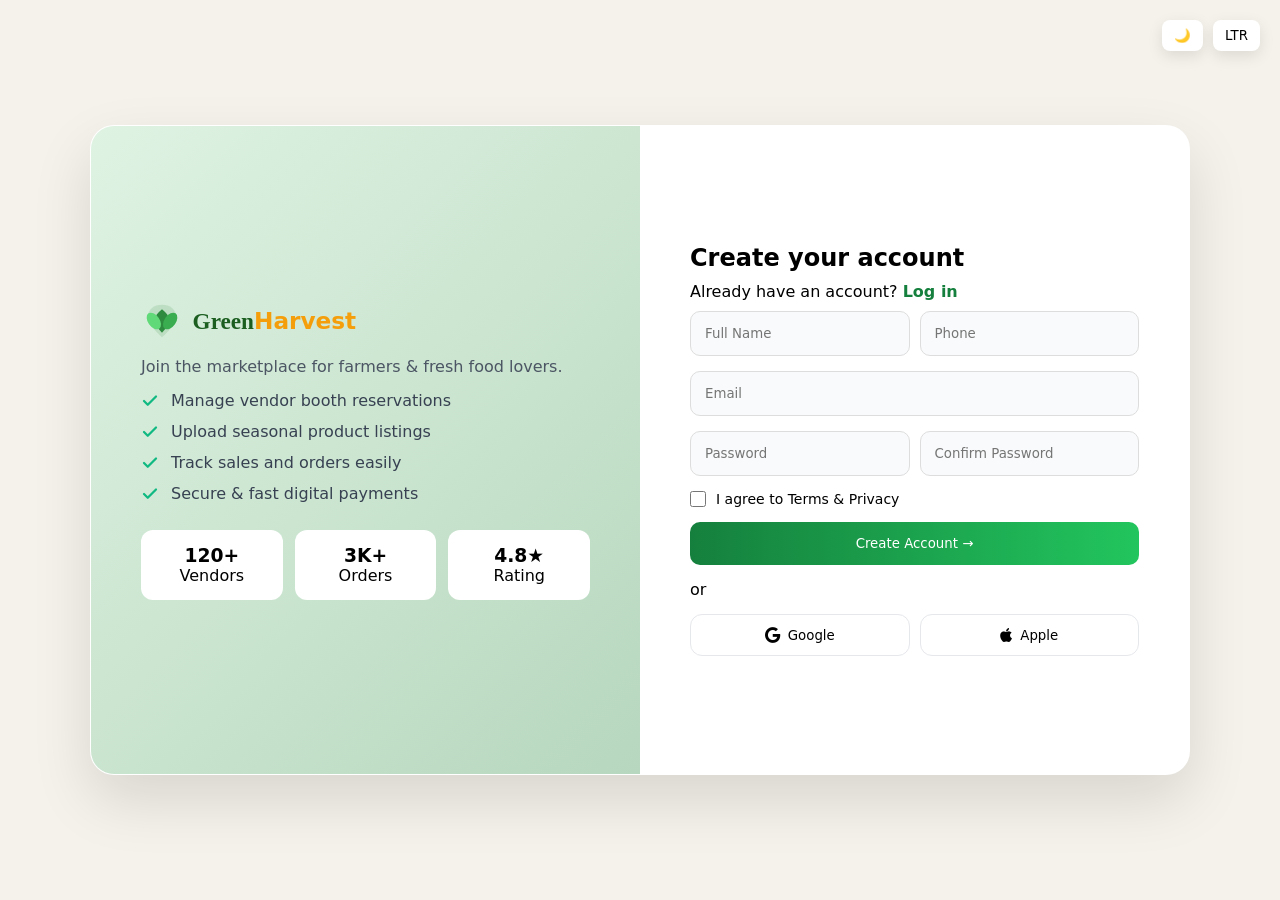
<file: signup/signup.html>
<!DOCTYPE html>
<html lang="en" id="htmlTag">
<head>
<meta charset="UTF-8">
<meta name="viewport" content="width=device-width, initial-scale=1.0">
<title>GreenHarvest • Sign Up</title>
<link rel="icon" type="image/x-icon" href="../images/logo.jpg">
<link rel="stylesheet" href="../signup/signup.css">
<link rel="stylesheet" href="https://cdnjs.cloudflare.com/ajax/libs/font-awesome/6.5.0/css/all.min.css">

</head>
<body>


<div class="top-controls">
  <button id="themeToggle">🌙</button>
  <button id="dirToggle">LTR</button>
</div>

<div class="container">


  <div class="left">
  <a href="../index.html" class="nav-logo">
  <svg viewBox="0 0 36 36" fill="none">
    <path d="M18 32C18 32 6 22 6 14C6 8 11 4 18 4C25 4 30 8 30 14C30 22 18 32 18 32Z"
          fill="#2d8a3e" opacity="0.15"/>
    <path d="M18 28C10 20 10 14 18 8C26 14 26 20 18 28Z" fill="#2d8a3e"/>
    <ellipse cx="11" cy="18" rx="5" ry="8" fill="#60d978" transform="rotate(-35,11,18)"/>
    <ellipse cx="25" cy="18" rx="5" ry="8" fill="#3aad50" transform="rotate(35,25,18)"/>
  </svg>

  <span class="nav-logo-text">
    Green<span>Harvest</span>
  </span>
</a>

    <p class="tagline">Join the marketplace for farmers & fresh food lovers.</p>

<ul class="features">
  <li>
    <svg viewBox="0 0 24 24"><path d="M20 6 9 17l-5-5"/></svg>
    Manage vendor booth reservations
  </li>
  <li>
    <svg viewBox="0 0 24 24"><path d="M20 6 9 17l-5-5"/></svg>
    Upload seasonal product listings
  </li>
  <li>
    <svg viewBox="0 0 24 24"><path d="M20 6 9 17l-5-5"/></svg>
    Track sales and orders easily
  </li>
  <li>
    <svg viewBox="0 0 24 24"><path d="M20 6 9 17l-5-5"/></svg>
    Secure & fast digital payments
  </li>
</ul>

    <div class="stats">
      <div><h3>120+</h3><span>Vendors</span></div>
      <div><h3>3K+</h3><span>Orders</span></div>
      <div><h3>4.8★</h3><span>Rating</span></div>
    </div>
  </div>

  
  <div class="right">
    <h2>Create your account</h2>
    <p class="login-link">
      Already have an account? <a href="../login/login.html">Log in</a>
    </p>

    <form>
      <div class="row">
        <input type="text" placeholder="Full Name">
        <input type="text" placeholder="Phone">
      </div>

      <input type="email" placeholder="Email">

      <div class="row">
        <input type="password" placeholder="Password">
        <input type="password" placeholder="Confirm Password">
      </div>

      <label class="checkbox">
        <input type="checkbox"> I agree to Terms & Privacy
      </label>

      <button type="submit" class="primary-btn">Create Account →</button>

      <div class="divider">or</div>

      <div class="socials">
        <button type="button" class="social-btn">
          <i class="fa-brands fa-google"></i> Google
        </button>
        <button type="button" class="social-btn">
          <i class="fa-brands fa-apple"></i> Apple
        </button>
      </div>
    </form>
  </div>

</div>

<script src="../signup/signup.js"></script>
</body>
</html>
</file>
<file: css/nav.css>
:root {
  --forest:        #1e4d2b;
  --leaf:          #2d8a3e;
  --amber:         #c47a15;
  --cream:         #faf7f0;
  --border:        rgba(45,138,62,0.13);
  --shadow:        rgba(30,77,43,0.10);

  --bg-nav:        rgba(250,247,240,0.95);
  --bg-dropdown:   #ffffff;
  --text-primary:  #1a2e1c;
  --text-muted:    #6a7c6a;
  --text-hover:    #2d8a3e;

  --btn-bg:        rgba(45,138,62,0.08);
  --btn-border:    rgba(45,138,62,0.20);
  --btn-color:     #1e4d2b;

  --nav-height:    80px;
  --tr:            0.22s ease;
}

[data-theme="dark"] {
  --bg-nav:        rgba(14,24,16,0.97);
  --bg-dropdown:   #152018;
  --text-primary:  #e2f0e4;
  --text-muted:    #7fa07f;
  --text-hover:    #60d978;
  --border:        rgba(96,217,120,0.12);
  --shadow:        rgba(0,0,0,0.40);
  --btn-bg:        rgba(96,217,120,0.08);
  --btn-border:    rgba(96,217,120,0.18);
  --btn-color:     #a8d5b5;
  --cream:         #0d150e;
}


*, *::before, *::after { margin:0; padding:0; box-sizing:border-box; }
body {
  font-family: 'DM Sans', sans-serif;
  background: var(--cream);
  color: var(--text-primary);
  transition: background var(--tr), color var(--tr);
  min-height: 100vh;
  display: flex;
  flex-direction: column;
}


.navbar {
  position: fixed;
  top: 0; left: 0; right: 0;
  z-index: 1000;
  height: var(--nav-height);
  width: 100%;
  background: var(--bg-nav);
  backdrop-filter: blur(16px);
  -webkit-backdrop-filter: blur(16px);
  border-bottom: 1px solid var(--border);
  transition: background var(--tr), box-shadow var(--tr);
}
.navbar.scrolled {
  box-shadow: 0 4px 28px var(--shadow);
}

.container { width: 100%; max-width: 1400px; margin: 0 auto; padding: 0 2.5rem; }

.nav-container {
  display: flex;
  align-items: center;
  justify-content: space-between;
  height: var(--nav-height);
}


.nav-logo {
  display: inline-flex;
  align-items: center;
  gap: 0.6rem;
  text-decoration: none;
  flex-shrink: 0;
}
.nav-logo svg {
  width: 42px; height: 42px;
  transition: transform 0.3s ease;
  flex-shrink: 0;
}
.nav-logo:hover svg { transform: scale(1.09) rotate(-4deg); }

.nav-logo-text {
  font-family: 'Playfair Display', serif;
  font-size: 1.45rem;
  font-weight: 700;
  color: var(--forest);
  letter-spacing: -0.02em;
  white-space: nowrap;
  transition: color var(--tr);
}
[data-theme="dark"] .nav-logo-text { color: #a8d5b5; }
.nav-logo-text span { color: var(--amber); }


.nav {
  display: flex;
  align-items: center;
  justify-content: center;
  flex: 1;
}

.nav-links {
  list-style: none;
  display: flex;
  align-items: center;
  gap: 0.1rem;
}

.nav-links > li { position: relative; }

.nav-links > li > a {
  display: flex;
  align-items: center;
  gap: 0.22rem;
  padding: 0.55rem 1rem;
  text-decoration: none;
  font-size: 0.95rem;
  font-weight: 500;
  color: var(--text-primary);
  border-radius: 10px;
  white-space: nowrap;
  transition: color var(--tr), background var(--tr);
}
.nav-links > li > a:hover,
.nav-links > li.active > a {
  color: var(--text-hover);
  background: var(--btn-bg);
}

.nav-links > li.active > a::after {
  content: '';
  position: absolute;
  bottom: 4px; left: 50%;
  transform: translateX(-50%);
  width: 4px; height: 4px;
  background: var(--leaf);
  border-radius: 50%;
}


.dropdown-menu {
  position: absolute;
  top: calc(100% + 10px);
  left: 0;
  min-width: 160px;
  background: var(--bg-dropdown);
  border: 1px solid var(--border);
  border-radius: 14px;
  box-shadow: 0 10px 36px var(--shadow);
  padding: 0.45rem;
  list-style: none;
  opacity: 0;
  transform: translateY(-8px);
  pointer-events: none;
  transition: opacity 0.18s ease, transform 0.18s ease;
}
[dir="rtl"] .dropdown-menu { left: auto; right: 0; }

.dropdown:hover .dropdown-menu,
.dropdown.open  .dropdown-menu {
  opacity: 1;
  transform: translateY(0);
  pointer-events: all;
}

.dropdown-menu li a {
  display: block;
  padding: 0.6rem 0.9rem;
  font-size: 0.9rem;
  color: var(--text-primary);
  text-decoration: none;
  border-radius: 9px;
  transition: background var(--tr), color var(--tr);
}
.dropdown-menu li a:hover {
  background: var(--btn-bg);
  color: var(--text-hover);
}

.arrow {
  font-size: 0.6rem;
  transition: transform 0.2s ease;
  display: inline-block;
}
.dropdown:hover .arrow,
.dropdown.open  .arrow { transform: rotate(180deg); }


.nav-actions {
  display: flex;
  align-items: center;
  gap: 0.5rem;
  flex-shrink: 0;
}

#themeToggle, #dirToggle {
  display: flex;
  align-items: center;
  justify-content: center;
  min-width: 42px;
  height: 42px;
  padding: 0 0.75rem;
    background: transparent; 
  color: var(--btn-color);
  border: 1px solid var(--forest);
  box-shadow: none;
  border-radius: 100px;
  font-size: 0.88rem;
  font-weight: 500;
  cursor: pointer;
  white-space: nowrap;
  transition: color var(--tr), transform 0.15s;
}
#themeToggle:hover, #dirToggle:hover {
  background: transparent;
  color: var(--leaf);
   transform: translateY(-1px);
}

.login-btn {
  display: inline-flex;
  align-items: center;
  padding: 0.55rem 1.5rem;
  background: var(--forest);
  color: #fff !important;
  text-decoration: none;
  border-radius: 100px;
  font-size: 0.9rem;
  font-weight: 500;
  white-space: nowrap;
  transition: background var(--tr), transform 0.15s;
}
.login-btn:hover {
  background: var(--leaf);
  transform: translateY(-1px);
}


.menu-toggle {
  display: none;
  flex-direction: column;
  justify-content: center;
  align-items: center;
  gap: 5px;
  width: 44px; height: 44px;
  background: var(--btn-bg);
  border: 1px solid var(--btn-border);
  border-radius: 12px;
  cursor: pointer;
  flex-shrink: 0;
  transition: background var(--tr);
}
.menu-toggle:hover { background: rgba(45,138,62,0.15); }

.menu-toggle span {
  display: block;
  width: 22px; height: 2px;
  background: var(--text-primary);
  border-radius: 2px;
  transition: transform 0.28s ease, opacity 0.2s ease, width 0.2s ease;
}
.menu-toggle.open span:nth-child(1) { transform: translateY(7px) rotate(45deg); }
.menu-toggle.open span:nth-child(2) { opacity: 0; width: 0; }
.menu-toggle.open span:nth-child(3) { transform: translateY(-7px) rotate(-45deg); }

.mobile-only { display: none ; }


[dir="rtl"] .nav-container { flex-direction: row-reverse; }
[dir="rtl"] .nav-actions   { flex-direction: row-reverse; }
[dir="rtl"] .nav-links     { flex-direction: row-reverse; }
[dir="rtl"] .nav-logo      { flex-direction: row-reverse; }
[dir="rtl"] .nav-container { flex-direction: row-reverse; }
[dir="rtl"] .nav           { order: 2; }
[dir="rtl"] .nav-actions   { order: 1; }
[dir="rtl"] .nav-logo      { order: 3; }


@media (max-width: 992px) {

  .menu-toggle {
    display: flex !important;
    position: relative;
    z-index: 1100;
  }

  #navMenu {
    position: fixed;
    top: var(--nav-height);
    left: 0;
    right: 0;
    background: var(--bg-nav);
    border-bottom: 1px solid var(--border);
    box-shadow: 0 8px 24px var(--shadow);
    flex-direction: column;
    gap: 0;
    padding: 1rem 1.5rem;
    max-height: 0;
    overflow: hidden;
    opacity: 0;
    transition: max-height 0.35s ease, opacity 0.35s ease;
    z-index: 1000;
  }

  #navMenu.open {
    max-height: 100vh;
    opacity: 1;
  }

  .nav-links {
    flex-direction: column;
    align-items: flex-start;
    gap: 0.25rem;
  }

  .nav-links li { width: 100%; }

  .nav-links li a {
    display: block;
    width: 100%;
    padding: 0.9rem 0;
    font-size: 1rem;
  }


  .dropdown-menu {
    position: relative;
    top: 0;
    left: 0;
    background: transparent;
    border: none;
    box-shadow: none;
    padding-left: 1rem;
    max-height: 0;
    overflow: hidden;
    opacity: 1;
    pointer-events: all;
    transform: none;
    transition: max-height 0.28s ease;
  }

  .dropdown.open .dropdown-menu {
    max-height: 400px;
  }

  .dropdown > a .arrow {
    margin-left: auto;
    transition: transform 0.3s ease;
  }
  .dropdown.open > a .arrow {
    transform: rotate(180deg);
  }

  .nav-actions a.login-btn { display: none; }

  .nav-links li.mobile-only {
    display: block !important;
    width: 100%;
    margin-top: 0.5rem;
  }

  .nav-links li.mobile-only a {
    display: block;
    width: 100%;
    padding: 0.9rem 0;
    text-align: center;
    background: var(--forest);
    color: #fff;
    border-radius: 8px;
    font-weight: 500;
    transition: background 0.25s ease, transform 0.15s ease;
  }

  .nav-links li.mobile-only a:hover {
    background: var(--leaf);
    transform: translateY(-1px);
  }
}

@media (min-width: 993px) {
  .nav-links li.mobile-only { display: none ; }
}


@media (max-width: 992px) {
  .container {
    padding: 0 1rem;   
  }
}
@media (max-width: 992px) {
  .nav-container {
    gap: 0.5rem;
  }

  .nav-logo-text {
    font-size: 1.15rem;   
  }
}
</file>
<file: css/footer.css>
:root {
  --wave-fill: #f5f7f2;


  --footer-bg: #f9fbf8;
  --footer-bg-bottom: #eef3ee;

  --footer-logo-color: #1e4d2b;

  --footer-text: #4a5a50;
  --footer-text-dim: #7a8a80;
  --footer-text-hover: #2d8a3e;

  --footer-title: #2d8a3e;
  --footer-border: rgba(0, 0, 0, 0.06);

  --footer-icon-bg: #ffffff;
  --footer-icon-border: rgba(0, 0, 0, 0.08);
  --footer-icon-hover: #2d8a3e;

  --footer-input-bg: #ffffff;
  --footer-input-text: #333;
  --footer-input-ph: #888;
  --footer-input-focus: #2d8a3e;

  --footer-badge-bg: rgba(45, 138, 62, 0.08);
  --footer-badge-border: rgba(45, 138, 62, 0.2);
  --footer-badge-text: #2d8a3e;

  --footer-sub-bg: #2d8a3e;
  --footer-sub-hover: #1e4d2b;
}


[data-theme="dark"] {
  --wave-fill: #0e1810;


  --footer-bg: rgba(14, 24, 16, 0.97);
  --footer-bg-bottom: rgba(10, 18, 12, 1);

  --footer-logo-color: #8ee6a3;

  --footer-text: rgba(240, 255, 240, 0.9);
  --footer-text-dim: rgba(200, 230, 200, 0.6);
  --footer-text-hover: #60d978;

  --footer-title: rgba(180, 220, 180, 0.6);

  --footer-border: rgba(255, 255, 255, 0.08);

  --footer-icon-bg: rgba(255, 255, 255, 0.05);
  --footer-icon-border: rgba(255, 255, 255, 0.1);
  --footer-icon-hover: #2d8a3e;

  --footer-input-bg: rgba(255, 255, 255, 0.06);
  --footer-input-text: #eaffea;
  --footer-input-ph: rgba(220, 255, 220, 0.5);
  --footer-input-focus: #60d978;

  --footer-sub-bg: #2d8a3e;
  --footer-sub-hover: #3aad50;
}

.footer {
  position: relative;
  background: var(--footer-bg);
  font-family: 'DM Sans', sans-serif;
 margin-top: 0 ;
  padding-top: 40px;
  transition: background 0.3s ease, color 0.3s ease, border-color 0.3s ease;
}


.footer-wave {
  line-height: 0;
  overflow: hidden;
}
.footer-wave svg {
  display: block;
  width: 100%;
  height: 60px;
}


.footer-inner {
  display: grid;
  grid-template-columns: 1.6fr 1fr 1fr 1.2fr 1.5fr;
  gap: 2.5rem;
  max-width: 1400px;
  margin: 0 auto;
  padding: 3rem 2.5rem 2.5rem;
}


.footer-logo {
  display: inline-flex;
  align-items: center;
  gap: 0.55rem;
  text-decoration: none;
  margin-bottom: 1rem;
}
.footer-logo svg {
  width: 38px; height: 38px;
  flex-shrink: 0;
  transition: transform 0.3s ease;
}
.footer-logo:hover svg { transform: scale(1.08) rotate(-4deg); }

.footer-logo-text {
  font-family: 'Playfair Display', serif;
  font-size: 1.3rem;
  font-weight: 700;
  color: var(--footer-logo-color);
  letter-spacing: -0.02em;
  transition: color 0.3s ease;
}
.footer-logo-text span { color: #c47a15; }

.footer-desc {
  font-size: 0.875rem;
  color: var(--footer-text);
  line-height: 1.75;
  font-weight: 300;
  margin-bottom: 1.4rem;
  transition: color 0.3s ease;
}


.footer-socials {
  display: flex;
  gap: 0.55rem;
  flex-wrap: wrap;
}
.social-btn {
  display: inline-flex;
  align-items: center;
  justify-content: center;
  width: 38px; height: 38px;
  background: var(--footer-icon-bg);
  border: 1px solid var(--footer-icon-border);
  border-radius: 10px;
  color: var(--footer-text);
  text-decoration: none;
  transition: background 0.2s, color 0.2s, border-color 0.2s, transform 0.15s;
}
.social-btn svg { width: 17px; height: 17px; }
.social-btn:hover {
  background: var(--footer-icon-hover);
  color: #fff;
  border-color: var(--footer-icon-hover);
  transform: translateY(-2px);
}


.footer-col-title {
  font-size: 0.73rem;
  font-weight: 600;
  letter-spacing: 0.12em;
  text-transform: uppercase;
  color: var(--footer-title);
  margin-bottom: 1.1rem;
  transition: color 0.3s ease;
}


.footer-links {
  list-style: none;
  display: flex;
  flex-direction: column;
  gap: 0.5rem;
}
.footer-links a {
  font-size: 0.9rem;
  color: var(--footer-text);
  text-decoration: none;
  display: inline-flex;
  align-items: center;
  gap: 0;
  transition: color 0.2s, padding-left 0.2s;
}
.footer-links a:hover {
  color: var(--footer-text-hover);
  padding-left: 6px;
}


.footer-contact {
  list-style: none;
  display: flex;
  flex-direction: column;
  gap: 0.9rem;
}
.footer-contact li {
  display: flex;
  align-items: flex-start;
  gap: 0.65rem;
  font-size: 0.875rem;
  color: var(--footer-text);
  line-height: 1.55;
  transition: color 0.3s ease;
}
.contact-icon {
  font-size: 1rem;
  flex-shrink: 0;
  margin-top: 1px;
}
.footer-contact a {
  color: var(--footer-text);
  text-decoration: none;
  transition: color 0.2s;
}
.footer-contact a:hover { color: var(--footer-text-hover); }


.newsletter-desc {
  font-size: 0.875rem;
  color: var(--footer-text);
  font-weight: 300;
  line-height: 1.65;
  margin-bottom: 1rem;
  transition: color 0.3s ease;
}

.newsletter-form {
  display: flex;
  border-radius: 12px;
  overflow: hidden;
  border: 1px solid var(--footer-icon-border);
  background: var(--footer-input-bg);
  transition: border-color 0.2s, background 0.3s;
}
.newsletter-form:focus-within {
  border-color: var(--footer-input-focus);
}

.newsletter-form input {
  flex: 1;
  background: transparent;
  border: none;
  outline: none;
  padding: 0.65rem 0.9rem;
  font-size: 0.875rem;
  color: var(--footer-input-text);
  font-family: 'DM Sans', sans-serif;
  transition: color 0.3s ease;
}
.newsletter-form input::placeholder {
  color: var(--footer-input-ph);
}

.newsletter-form button {
  background: #1e4d2b;
  color: #fff;
  border: none;
  padding: 0 1.1rem;
  font-size: 0.85rem;
  font-weight: 500;
  cursor: pointer;
  font-family: 'DM Sans', sans-serif;
  white-space: nowrap;
  transition: background 0.2s;
}
.newsletter-form button:hover { background: #2d8a3e; }
.newsletter-form button:disabled { opacity: 0.6; cursor: not-allowed; }

.newsletter-msg {
  font-size: 0.8rem;
  margin-top: 0.5rem;
  min-height: 1.2em;
  transition: color 0.2s;
}
.newsletter-msg.success { color: #60d978; }
.newsletter-msg.error   { color: #f08080; }


.footer-badges {
  display: flex;
  flex-wrap: wrap;
  gap: 0.5rem;
  margin-top: 1.2rem;
}
.badge {
  display: inline-flex;
  align-items: center;
  gap: 0.3rem;
  padding: 0.3rem 0.75rem;
  background: var(--footer-badge-bg);
  border: 1px solid var(--footer-badge-border);
  border-radius: 100px;
  font-size: 0.75rem;
  font-weight: 500;
  color: var(--footer-badge-text);
  white-space: nowrap;
  transition: background 0.3s, border-color 0.3s, color 0.3s;
}


.footer-bottom {
  border-top: 1px solid var(--footer-border);
  background: var(--footer-bg-bottom);
  transition: background 0.3s ease, border-color 0.3s ease;
}
.footer-bottom-inner {
  max-width: 1400px;
  margin: 0 auto;
  padding: 1.25rem 2.5rem;
  display: flex;
  align-items: center;
  justify-content: space-between;
  gap: 1rem;
  flex-wrap: wrap;
}

.footer-copy {
  font-size: 0.8rem;
  color: var(--footer-text-dim);
  transition: color 0.3s ease;
}
.footer-legal {
  list-style: none;
  display: flex;
  gap: 1.5rem;
}
.footer-legal a {
  font-size: 0.8rem;
  color: var(--footer-text-dim);
  text-decoration: none;
  transition: color 0.2s;
}
.footer-legal a:hover { color: var(--footer-text-hover); }


@media (max-width: 1100px) {
  .footer-inner {
    grid-template-columns: 1fr 1fr 1fr;
    gap: 2rem;
  }
  .footer-brand      { grid-column: 1 / -1; }
  .footer-newsletter { grid-column: span 2; }
}

@media (max-width: 640px) {
  .footer-inner {
    grid-template-columns: 1fr 1fr;
    padding: 2.5rem 1.25rem 2rem;
    gap: 1.75rem;
  }
  .footer-brand      { grid-column: 1 / -1; }
  .footer-newsletter { grid-column: 1 / -1; }
  .footer-bottom-inner {
    flex-direction: column;
    text-align: center;
    padding: 1rem 1.25rem;
  }
  .footer-legal { justify-content: center; gap: 1rem; }
}


[dir="rtl"] .footer-links a:hover  { padding-left: 0; padding-right: 6px; }
[dir="rtl"] .footer-contact li     { flex-direction: row-reverse; }
[dir="rtl"] .footer-socials        { flex-direction: row-reverse; }
[dir="rtl"] .footer-bottom-inner   { flex-direction: row-reverse; }
[dir="rtl"] .newsletter-form       { flex-direction: row-reverse; }




@media (max-width: 992px) {
  .footer-inner {
    display: flex;
    flex-direction: column;
    gap: 2rem;
    padding: 2.5rem 1.5rem 2rem;
  }


  .footer-brand,
  .footer-links-wrapper,
  .footer-shop,
  .footer-contact,
  .footer-newsletter {
    width: 100%;
  }


  .footer-brand {
    display: flex;
    flex-direction: column;
    gap: 1rem;
    align-items: flex-start;
  }

  .footer-socials {
    justify-content: flex-start;
  }


  .footer-links-wrapper,
  .footer-shop {
    display: flex;
    flex-direction: column;
    gap: 0.75rem;
  }


  .footer-contact {
    display: flex;
    flex-direction: column;
    gap: 0.5rem;
  }


  .footer-newsletter {
    display: flex;
    flex-direction: column;
    gap: 0.5rem;
  }

  .newsletter-form {
    flex-direction: column;
    gap: 0.5rem;
  }

  .newsletter-form input,
  .newsletter-form button {
    width: 100%;
  }


  .footer-bottom-inner {
    flex-direction: column;
    align-items: center;
    text-align: center;
    gap: 0.75rem;
    padding: 1rem 1.25rem;
  }

  .footer-legal {
    justify-content: center;
    flex-wrap: wrap;
    gap: 0.75rem;
  }
}


@media (max-width: 480px) {
  .footer-inner {
    padding: 2rem 1rem 1.5rem;
    gap: 1.5rem;
  }

  .footer-logo-text { font-size: 1.15rem; }
  .footer-desc      { font-size: 0.825rem; }
  .footer-links a    { font-size: 0.825rem; }
  .footer-contact li { font-size: 0.8rem; }
  .newsletter-form input { font-size: 0.8rem; padding: 0.5rem; }
  .newsletter-form button { font-size: 0.75rem; padding: 0.45rem; }
  .footer-copy { font-size: 0.75rem; }
  .footer-legal a { font-size: 0.75rem; }
}



.contact-icon {
  color: var(--leaf); 
  font-size: 1rem;
  width: 20px; 
  text-align: center;
  margin-top: 3px; 
}


[data-theme="dark"] .contact-icon {
  color: #60d978; 
}
</file>
<file: about/about.css>
*{
  margin:0;
  padding:0;
  box-sizing:border-box;
}

html, body{
  width:100%;
  overflow-x:hidden;
}



.hero{
  position: relative;
  height: 90vh;
  width: 100%;
  display: flex;
  align-items: center;
  padding: 0 8%;
  overflow: hidden;
}


.hero-bg{
  position: absolute;
  inset: 0;
  background: url('../images/about-us_hero.jpg') center/cover no-repeat;
  z-index: 1;
  transform: scale(1.1);
}


.hero-overlay{
  position: absolute;
  inset: 0;
  background: linear-gradient(to right, rgba(0,0,0,0.7), rgba(0,0,0,0.3));
  z-index: 2;
}


.hero-content{
  position: relative;
  z-index: 3;
  max-width: 600px;
  color: white;
}


.hero-sub{
  letter-spacing: 3px;
  font-size:15px;
  opacity: 0.7;
  margin-bottom: 20px;
  animation: fadeUp 1s ease forwards;
  color:#c47a15;
}


.hero-title{
  font-family: 'Playfair Display', serif;
  font-size: 64px;
  line-height: 1.1;
  font-weight: 700;
  margin-bottom: 20px;
  animation: fadeUp 1.2s ease forwards;
   max-width:600px;
}


.hero-title .gold{
  background: #c47a15;
  
  background-clip: text;             
  -webkit-background-clip: text;      

  color: transparent;                
  -webkit-text-fill-color: transparent;

  font-style: italic;
}


.hero-desc{
  font-size: 16px;
  max-width:520px;
  line-height: 1.7;
  opacity: 0.9;
  animation: fadeUp 1.4s ease forwards;
}



@keyframes fadeUp{
  from{
    opacity: 0;
    transform: translateY(40px);
  }
  to{
    opacity: 1;
    transform: translateY(0);
  }
}




[data-theme="dark"] .hero-bg {
  filter: brightness(0.65) contrast(1.1);
}


[data-theme="dark"] .hero-overlay {
  background: linear-gradient(
    to right,
    
    rgba(0, 0, 0, 0.6)
  );
}


[data-theme="dark"] .hero-content {
  color: #e8e6dc;
}


[data-theme="dark"] .hero-sub {
  color: #bdb89f;
}


[data-theme="dark"] .hero-title {
  color: #f5f2e8;
}


[data-theme="dark"] .hero-title .gold {
  background: linear-gradient(90deg, #e0a53a, #f7d27a);

  background-clip: text;
  color: transparent;

  -webkit-background-clip: text;
  -webkit-text-fill-color: transparent;
}


[data-theme="dark"] .hero-desc {
  color: #cfcbb5;
}




[data-theme="dark"] .hero-content {
  color: #e8e6dc; 
}

[data-theme="dark"] .hero-sub {
  color: #a9a58d; 
  letter-spacing: 3.5px; 
}

[data-theme="dark"] .hero-title {
  color: #f5f2e8;
  letter-spacing: -0.3px;
}


[data-theme="dark"] .hero-title .gold {
  background: linear-gradient(90deg, #e0a53a, #f7d27a);

  background-clip: text;
  color: transparent;

  -webkit-background-clip: text;
  -webkit-text-fill-color: transparent;


  text-shadow: 0 0 10px rgba(247, 210, 122, 0.25);
}

[data-theme="dark"] .hero-desc {
  color: #cfcbb5;
}


@media (max-width: 480px){

  .hero{
    height:auto;
    min-height:calc(100vh - 80px);
    padding:120px 18px 60px;

    align-items:center;
  }

  .hero-bg{
    background-position:center center;
    transform:scale(1);
  }

  .hero-overlay{
    background:linear-gradient(
      to bottom,
      rgba(0,0,0,0.45),
      rgba(0,0,0,0.75)
    );
  }

  .hero-content{
    max-width:100%;
    width:100%;

    text-align:left;
  }

  .hero-sub{
    font-size:12px;
    letter-spacing:2px;
    margin-bottom:14px;
  }

  .hero-title{
    font-size:34px;
    line-height:1.12;

    max-width:100%;
    margin-bottom:18px;
  }

  .hero-desc{
    font-size:14px;
    line-height:1.7;

    max-width:100%;
  }
}


@media (max-width: 360px){

  .hero{
    padding:110px 16px 50px;
  }

  .hero-title{
    font-size:30px;
  }

  .hero-desc{
    font-size:13.5px;
  }
}



.stats-section{
  background:#f5f2eb;
  padding:30px 20px;
}


.stats-container{
  max-width:1100px;
  margin:auto;
  display:flex;
  justify-content:space-between;
  align-items:center;
  text-align:center;
  gap:10px;
}


.stat{
  flex:1;
  position:relative;


  opacity:0;
  transform:translateY(12px);
  transition: all 0.28s cubic-bezier(0.4, 0, 0.2, 1);
}


.stat.show{
  opacity:1;
  transform:translateY(0);
}


.stat:not(:last-child)::after{
  content:'';
  position:absolute;
  right:0;
  top:50%;
  transform:translateY(-50%);
  width:1.5px;                 
  height:45px;
  background:rgba(0,0,0,0.15); 
}


.stat h2{
  font-family:'Playfair Display', serif;
  font-size:30px;           
  font-weight:600;
  color:#1e3a2f;
margin-bottom:4px;
  letter-spacing:0.5px;
}


.stat h2 span{
  font-size:22px;
  color:#2d8a3e;
  margin-left:2px;
}


.stat p{
  font-size:12px;
  letter-spacing:1.5px;
  color:#8a8f87;
  text-transform:uppercase;
  margin:0;  
}


.stat:hover h2{
  color:#2d8a3e;
  transition:0.2s;
}


@media (max-width:768px){

  .stats-container{
    flex-direction:column;
    gap:25px;
  }

  .stat::after{
    display:none;
  }

  .stat h2{
    font-size:26px;
  }
}




[data-theme="dark"] .stats-section{
  background:black;  
}


[data-theme="dark"] .stat h2{
  color:#e2f0e4;  
}


[data-theme="dark"] .stat h2 span{
  color:#60d978;  
}


[data-theme="dark"] .stat p{
  color:#8fa89a;  
}


[data-theme="dark"] .stat:not(:last-child)::after{
  background:rgba(255,255,255,0.12);
}


[data-theme="dark"] .stat:hover h2{
  color:#60d978;
}



.mission-section{
  padding:80px 20px;
  background:#f5f2eb;
}

.mission-container{
  max-width:1200px;
  margin:auto;
  display:flex;
  align-items:center;
  gap:50px;
}

.mission-image{
  flex:1;
  position:relative;
  overflow:hidden;
  border-radius:20px;

  opacity:0;
  transform:translateX(-60px);
  transition:all 0.8s ease;
}

.mission-image img{
  width:100%;
  height:100%;
  object-fit:cover;
  border-radius:20px;
}


.mission-stats{
  position:absolute;
  bottom:15px;
  left:15px;
  right:15px;
  background:rgba(0,0,0,0.6);
  backdrop-filter:blur(10px);
  border-radius:14px;
  padding:12px;
  display:flex;
  justify-content:space-around;
  color:#fff;
}

.mission-stats h4{
  font-size:18px;
}

.mission-stats p{
  font-size:10px;
  opacity:0.8;
}


.mission-content{
  flex:1;

  opacity:0;
  transform:translateX(60px);
  transition:all 0.8s ease;
}

.mission-sub{
  font-size:15px;
  letter-spacing:2px;
  color:#c47a15;
  margin-bottom:10px;
}

.mission-title{
  font-family:'Playfair Display', serif;
font-size: 43px;

  color:#2b2b2b;
  margin-bottom:20px;
   max-width: 600px;
   width: 100%;
}

.mission-title span{
 color: #c47a15;
  font-style:italic;
}

.mission-text{
  color:#5f6f5f;
  line-height:1.7;
  margin-bottom:15px;
  max-width: 520px;
   
   font-size: 18px;
}




.mission-btn{
  display:inline-flex;

  align-items:center;

  gap:10px;

  padding:16px 32px;

  border-radius:50px;

  text-decoration:none;

  font-weight:700;

  background:#1e4d2b;

  color:#fff;

  transition:all 0.3s ease;
}

.mission-btn:hover{
  transform:translateY(-4px);

  background:#2d8a3e;

  box-shadow:0 12px 25px rgba(55,169,72,0.25);
}

.mission-btn i{
  transition:transform 0.3s ease;
}

.mission-btn:hover i{
  transform:translateX(6px);
}

.mission-btn:active{
  transform:scale(0.97);
}


.mission-section.show .mission-image{
  opacity:1;
  transform:translateX(0);
}

.mission-section.show .mission-content{
  opacity:1;
  transform:translateX(0);
}


@media (max-width:768px){

  .mission-container{
    flex-direction:column;
  }

  .mission-title{
    font-size:28px;
  }

}




[data-theme="dark"] .mission-section{
  background:black;  
}


[data-theme="dark"] .mission-sub{
  color:#f59e0b;  
}

[data-theme="dark"] .mission-title{
  color:#e2f0e4;  
}

[data-theme="dark"] .mission-title span{
  color:#facc15; 
}

[data-theme="dark"] .mission-text{
  color:#8fa89a;  
}


[data-theme="dark"] .mission-stats{
  background:rgba(0,0,0,0.55);
  backdrop-filter:blur(12px);
}

[data-theme="dark"] .mission-stats h4{
  color:#ffffff;
}

[data-theme="dark"] .mission-stats p{
  color:#b5c7b8;
}


[data-theme="dark"] .mission-tags span{
  background:#152018;
  color:#cfe7d3;
  box-shadow:none;
  border:1px solid rgba(255,255,255,0.06);
}


[data-theme="dark"] .mission-btn{
  background:#2d8a3e;
  color:#fff;
}

[data-theme="dark"] .mission-btn:hover{
  background:#60d978;
  color:#0f1a13;
}


[data-theme="dark"] .mission-image img{
  filter:brightness(0.9) contrast(1.05);
}



.team-section{
  padding:80px 20px;
  background:#f5f2eb;
  text-align:center;
}


.team-sub{
  color:#c47a15;
 font-size:15px;
  letter-spacing:2px;
}

.team-header h2{
  font-family:'Playfair Display', serif;
  max-width:600px;
    margin:10px auto;
font-size: 43px;
 color:#2b2b2b;


  
}
h2 span.gold {
  color: #c47a15 !important;
}

.team-header p{
  max-width:520px;
  margin:auto;
   font-size: 15px;
  color:#6b7280;
}


.gold{
  color:#2b2b2b;
  font-style:italic;
}


.team-container{
  margin-top:50px;
  display:grid;
  grid-template-columns:repeat(4,1fr);
  gap:25px;
  max-width:1200px;
  margin-inline:auto;
}


.team-card{
  background:#fff;
  border-radius:16px;
  overflow:hidden;
  border:1px solid rgba(0,0,0,0.08);
  transition:all 0.3s ease;


  opacity:0;
  transform:translateY(40px);
}


.team-card.show{
  opacity:1;
  transform:translateY(0);
}


.team-card:nth-child(1){ transition-delay:0.1s; }
.team-card:nth-child(2){ transition-delay:0.2s; }
.team-card:nth-child(3){ transition-delay:0.3s; }
.team-card:nth-child(4){ transition-delay:0.4s; }


.team-card:hover{
  transform:translateY(-8px);
  box-shadow:0 10px 30px rgba(0,0,0,0.1);
  border-color:#2d8a3e;
}


.team-img{
  height:220px;
  overflow:hidden;
}

.team-img img{
  width:100%;
  height:100%;
  object-fit:cover;
  transition:0.4s;
}

.team-card:hover img{
  transform:scale(1.08);
}


.team-content{
  padding:20px;
  text-align:left;
}

.team-content h3{
   -webkit-text-fill-color: unset;
  color:#c47a15 !important;
  font-size:16px;
  color:#1e3a2f;
}

.team-content span{
  display:block;
  font-size:14px;
 color:#6b7280;
  margin:5px 0 10px;
}

.team-content p{
  font-size:15px;
  color:#6b7280;
  line-height:1.5;
}


@media(max-width:992px){
  .team-container{
    grid-template-columns:repeat(2,1fr);
  }
}

@media(max-width:600px){
  .team-container{
    grid-template-columns:1fr;
  }
}



[data-theme="dark"] .team-section{
  background:black;
}


[data-theme="dark"] .team-header h2{
  color:#e2f0e4;
}

[data-theme="dark"] .team-header p{
  color:#9ca3af;
}

[data-theme="dark"] .team-sub{
  color:#f59e0b;
}


[data-theme="dark"] .team-card{
  background:#111c13;
  border:1px solid rgba(96,217,120,0.15);
}


[data-theme="dark"] .team-card:hover{
  border-color:#60d978;
  box-shadow:0 12px 30px rgba(0,0,0,0.6);
}


[data-theme="dark"] .team-content h3{
  color:#e2f0e4;
}

[data-theme="dark"] .team-content span{
  color:#e2f0e4;
 font-weight: bold;
}

[data-theme="dark"] .team-content p{
  color:#b5c7b8;
}


[data-theme="dark"] .team-img::after{
  content:"";
  position:absolute;
  inset:0;
  background:linear-gradient(to top, rgba(0,0,0,0.4), transparent);
  pointer-events:none;
}


[data-theme="dark"] .gold{
  color:#e2f0e4;
}


.journey-section{
  background:#f5f2eb;
  padding:80px 20px;
}

.journey-container{
  max-width:1200px;
  margin:auto;
  display:grid;
  grid-template-columns:1fr 1fr;
  gap:60px;
}


.section-tag{
      font-size:15px;
  letter-spacing:2px;
 color:#c47a15;
  margin-bottom:10px;

}

.section-title{
  font-family:'Playfair Display', serif;
max-width: 600px;
   width: 100%;
   font-size: 40px;
  margin-bottom:30px;
  color:#2b2b2b;
}

.section-title span{
  color: #c47a15;
  font-style:italic;
}


.timeline{
  position:relative;
  padding-left:40px;
  margin-top:20px;
}


.timeline::before{
  content:'';
  position:absolute;
  left:10px;
  top:50px;
  width:2px;
  height:calc(100% - 50px);
  background:#ddd;
}


.timeline-item{
  position:relative;
  margin-bottom:45px;

  opacity:0;
  transform:translateX(-30px);
  transition:0.5s ease;
}

.timeline-item.show{
  opacity:1;
  transform:translateX(0);
}


.timeline-item::before{
  content:'';
  position:absolute;
  left:-40px;
  top:5px;
  width:14px;
  height:14px;
  background:#2d8a3e;
  border-radius:50%;
  box-shadow:0 0 0 4px rgba(45,138,62,0.15);
  transition:0.3s;
}


.timeline-item:hover::before{
  background:#111; 
  transform:scale(1.2);
  box-shadow:0 0 0 5px rgba(0,0,0,0.12);
}
.timeline-item:hover h3{
  color:#111;
}
.year{
  font-size:13px;
  color:#2b2b2b;;
}

.timeline h3{
  margin:5px 0;
  color:#1e3a2f;
}

.timeline p{
 color:#5f6f5f;
  line-height:1.7;
  margin-bottom:15px;
  max-width: 520px;
   
   font-size: 18px;
}


.partner-grid{
  display:grid;
  grid-template-columns:1fr 1fr;
  gap:24px;
}


.partner-card{
  position:relative;
  padding:22px;
  border-radius:16px;


  background:rgba(255,255,255,0.7);
  backdrop-filter:blur(10px);


  border:1px solid rgba(0,0,0,0.06);

 
  box-shadow:
    0 8px 25px rgba(0,0,0,0.06),
    inset 0 1px 0 rgba(255,255,255,0.6);


  opacity:0;
  transform:translateY(25px);
  transition:all 0.35s ease;
}


.partner-card.show{
  opacity:1;
  transform:translateY(0);
}


.partner-card::before{
  content:'';
  position:absolute;
  inset:0;
  border-radius:16px;
  padding:1px;

  background:linear-gradient(120deg,#2d8a3e,#f59e0b);


  -webkit-mask: linear-gradient(#fff 0 0) content-box, linear-gradient(#fff 0 0);
  -webkit-mask-composite: destination-out;

  mask: linear-gradient(#fff 0 0) content-box, linear-gradient(#fff 0 0);
  mask-composite: exclude;

  opacity:0;
  transition:0.3s;
}


.partner-card:hover{
  transform:translateY(-8px) scale(1.02);
  box-shadow:
    0 15px 40px rgba(0,0,0,0.12);
}

.partner-card:hover::before{
  opacity:1;
}


.partner-card h3{
  margin-bottom:8px;
  color:#1e3a2f;
  font-size:18px;
  font-weight:600;
}

.partner-card p{
  max-width: 520px;
   
   font-size: 18px;
  color:#6b7280;
  line-height:1.5;
    color:#5f6f5f;
}


@media(max-width:768px){
  .journey-container{
    grid-template-columns:1fr;
  }
}




[data-theme="dark"] .journey-section{
  background:black;
}


[data-theme="dark"] .section-tag{
  color:#fbbf24;
}

[data-theme="dark"] .section-title{
  color:#e2f0e4;
}

[data-theme="dark"] .section-title span{
  color:#e2f0e4;
}


[data-theme="dark"] .timeline::before{
  background:rgba(255,255,255,0.12);
}


[data-theme="dark"] .year{
  color:#cbd5e1;
}


[data-theme="dark"] .timeline h3{
  color:#e2f0e4;
}

[data-theme="dark"] .timeline p{
  color:#94a3b8;
}


[data-theme="dark"] .timeline-item::before{
  background:#22c55e;
  box-shadow:0 0 0 4px rgba(34,197,94,0.15);
}


[data-theme="dark"] .timeline-item:hover::before{
  background:#fff;
  box-shadow:0 0 0 5px rgba(255,255,255,0.15);
}

[data-theme="dark"] .timeline-item:hover h3{
  color:#fff;
}



[data-theme="dark"] .partner-card{
  background:rgba(255,255,255,0.04);
  border:1px solid rgba(255,255,255,0.08);

  box-shadow:
    0 10px 30px rgba(0,0,0,0.6),
    inset 0 1px 0 rgba(255,255,255,0.05);
}


[data-theme="dark"] .partner-card h3{
  color:#e2f0e4;
}

[data-theme="dark"] .partner-card p{
  color:#94a3b8;
}


[data-theme="dark"] .partner-card:hover{
  box-shadow:
    0 15px 45px rgba(0,0,0,0.8);
}


[data-theme="dark"] .partner-card::before{
  background:linear-gradient(120deg,#22c55e,#fbbf24);
}


.cta-section{
  padding:90px 20px;
  text-align:center;
  position:relative;
  overflow:hidden;


  background:#1b5e20;

  color:#fff;
}


.cta-section::before{
  content:'';
  position:absolute;
  width:320px;
  height:320px;
  background:rgba(255,255,255,0.08);
  border-radius:50%;
  top:-120px;
  left:-120px;
}


.cta-section::after{
  content:'';
  position:absolute;
  width:300px;
  height:300px;
  background:rgba(255,255,255,0.05);
  border-radius:50%;
  bottom:-120px;
  right:-120px;
}


.cta-section h2{
  font-family:'Playfair Display', serif;
font-size: 43px;
  margin-bottom:15px;
   max-width:600px;
    margin:0 auto 15px;
  
}
.cta-section h2 span {
  color: #c47a15;  
}
.cta-section p{
 max-width: 520px;
   
   font-size: 18px;
  color:#e6f4ea;
 
  margin:auto;
  line-height:1.6;
  margin-bottom:30px;
}


.cta-buttons{
  display:flex;
  justify-content:center;
  gap:15px;
  flex-wrap:wrap;
}


.btn-primary{
  padding:12px 28px;
  border-radius:30px;
  background:#c47a15;
  color:#fff;
  text-decoration:none;
  font-weight:600;
  transition:0.3s;
}

.btn-primary:hover{
  background:#c47a15;
  transform:translateY(-2px);
}


.btn-secondary{
  padding:12px 28px;
  border-radius:30px;
  border:1px solid rgba(255,255,255,0.6);
  color:#fff;
  text-decoration:none;
  transition:0.3s;
}

.btn-secondary:hover{
  background:#fff;
  color:#2d8a3e;
  transform:translateY(-2px);
}


[data-theme="dark"] .cta-section{
  background:black;
  color:#fff;
}


[data-theme="dark"] .cta-section::before{
  background:rgba(45,138,62,0.15);
}

[data-theme="dark"] .cta-section::after{
  background:rgba(245,158,11,0.12);
}


[data-theme="dark"] .cta-section p{
  color:#94a3b8;
}


[data-theme="dark"] .btn-primary{
  background:#f59e0b;
}

[data-theme="dark"] .btn-primary:hover{
  background:#facc15;
}


[data-theme="dark"] .btn-secondary{
  border:1px solid rgba(255,255,255,0.3);
  color:#e2e8f0;
}

[data-theme="dark"] .btn-secondary:hover{
  background:#fff;
  color:#020617;
}



@media (max-width:639px){


  .hero{
    height:auto;
    min-height:100vh;
    padding:90px 20px 60px;
    align-items:flex-end;
  }

  .hero-title{
    font-size:30px;
    line-height:1.2;
  }

  .hero-desc{
    font-size:14px;
  }


  .stats-container{
    flex-direction:column;
    gap:25px;
  }

  .stat:not(:last-child)::after{
    display:none;
  }


  .mission-container{
    flex-direction:column;
    gap:30px;
  }

  .mission-title{
    font-size:26px;
  }


  .team-container{
    grid-template-columns:1fr;
    gap:20px;
  }


  .journey-container{
    grid-template-columns:1fr;
    gap:40px;
  }

  .timeline{
    padding-left:28px;
  }

  .timeline-item::before{
    left:-28px;
  }


  .cta-section{
    padding:60px 20px;
  }

  .cta-section h2{
    font-size:26px;
  }

  .cta-buttons{
    flex-direction:column;
    gap:12px;
  }

  .btn-primary,
  .btn-secondary{
    width:100%;
    text-align:center;
  }
}


@media (min-width:640px) and (max-width:1024px){

  .hero{
    height:auto;
    min-height:85vh;
    padding:80px 40px;
  }

  .hero-title{
    font-size:42px;
  }


  .stats-container{
    flex-wrap:wrap;
    gap:20px;
  }

  .stat{
    flex:1 1 45%;
  }

  .stat:not(:last-child)::after{
    display:none;
  }


  .mission-container{
    flex-direction:column;
    gap:40px;
  }

  .mission-title{
    font-size:30px;
  }


  .team-container{
    grid-template-columns:repeat(2,1fr);
  }


  .journey-container{
    grid-template-columns:1fr;
    gap:50px;
  }


  .cta-section{
    padding:70px 30px;
  }

  .cta-section h2{
    font-size:30px;
  }
}


@media (max-width:639px){

  .hero{
    height:100vh;                
    padding:0 20px;
    align-items:center;           
    justify-content:center;
  }

  .hero-content{
    max-width:100%;
    text-align:left;
    margin-top:60px;             
  }

  .hero-title{
    font-size:28px;
    line-height:1.3;
  }

  .hero-sub{
    font-size:11px;
    letter-spacing:2px;
    margin-bottom:10px;
  }

  .hero-desc{
    font-size:14px;
    line-height:1.6;
  }


  .hero-overlay{
    background:linear-gradient(
      to bottom,
      rgba(0,0,0,0.5) 0%,
      rgba(0,0,0,0.7) 60%,
      rgba(0,0,0,0.9) 100%
    );
  }


  .hero-bg{
    transform:scale(1.05);
  }
}
</file>
<file: blog details/blog details.css>
.blog-hero {
  position: relative;
  height: 90vh; 
  min-height: 500px;
  display: flex;
  align-items: center;
  color: #fff;
  overflow: hidden;
}


.blog-hero::before {
  content: "";
  position: absolute;
  inset: 0;
  background: url('../images/blog-details-hero.jpg') center/cover no-repeat;
  z-index: 0;
}


.blog-hero::after{
  content:"";
  position:absolute;
  inset:0;

  background:linear-gradient(
    90deg,
    rgba(10,20,8,0.88) 0%,
    rgba(10,20,8,0.75) 35%,
    rgba(10,20,8,0.55) 60%,
    rgba(10,20,8,0.35) 100%
  );

  z-index:1;
}


.blog-hero-content{
  position:relative;
  z-index:2;

  width:100%;

  display:flex;

  justify-content:center;

  align-items:center;

  padding:40px 20px;
}


.hero-left{
 max-width:600px;

  padding-top:80px;

  display:flex;

  flex-direction:column;

  align-items:center;

  text-align:center;
}

.badge {
  display: inline-flex;
  align-items: center;
  gap: 6px;
  background: rgba(45,138,62,0.2);
  border: 1px solid rgba(45,138,62,0.4);
  padding: 6px 14px;
  border-radius: 20px;
  font-size: 12px;
  width: fit-content;
}

.dot {
  width: 6px;
  height: 10px;
  background: #7cd67c;
  border-radius: 50%;
}

.hero-left{
  max-width: 620px;
  padding-top: 80px;
}




.hero-left h1{
  font-size: 58px;
  line-height: 1.08;
  font-weight: 700;
  font-family: 'Playfair Display', serif;

  margin-bottom: 22px;
}

.hero-left h1 span{
  color:#c47a15;
}


.hero-left p{

  color:#ddd;

  line-height:1.7;

  font-size:18px;

  max-width:480px;

  text-align:center;
}


.stats{

  display:flex;

  justify-content:center;

  align-items:center;

  gap:40px;
}

.stats div {
  display: flex;
  flex-direction: column;
}

.stats strong {
  font-size: 1.4rem;
}

.stats span {
  font-size: 12px;
  color: #aaa;
}


.topics{

  display:flex;

  justify-content:center;

  gap:10px;

  flex-wrap:wrap;
}
.topics span {
  background: rgba(255,255,255,0.15);
  padding: 6px 12px;
  border-radius: 20px;
  font-size: 12px;
}


@media(max-width:768px){
  .blog-hero{
    height: auto;
    padding: 60px 0;
  }

  .hero-left h1{
    font-size: 2rem;
  }

  .stats{
    justify-content: flex-start;
  }
}



.badge,
.hero-left h1,
.hero-left p,
.stats,
.topics {
  opacity: 0;
  transform: translateY(20px);
  animation: fadeUp 0.8s ease forwards;
}


.hero-left h1 { animation-delay: 0.2s; }
.hero-left p { animation-delay: 0.4s;  color: #ddd;
  line-height: 1.7;
  font-size: 18px;
  max-width: 480px;}
.stats { animation-delay: 0.6s; }
.topics { animation-delay: 0.8s; }


@keyframes fadeUp {
  from {
    opacity: 0;
    transform: translateY(20px);
  }
  to {
    opacity: 1;
    transform: translateY(0);
  }
}




[data-theme="dark"] .blog-hero {
  color: #f5f5f5;
}


[data-theme="dark"] .blog-hero::after {
  background: linear-gradient(
    90deg,
    rgba(5,10,5,0.95) 0%,
    rgba(5,10,5,0.8) 40%,
    rgba(5,10,5,0.4) 70%,
    rgba(5,10,5,0.1) 100%
  );
}


[data-theme="dark"] .hero-left p {
  color: rgba(255,255,255,0.75);
}

[data-theme="dark"] .stats span {
  color: rgba(255,255,255,0.5);
}


[data-theme="dark"] .badge {
  background: rgba(45,138,62,0.25);
  border: 1px solid rgba(45,138,62,0.5);
  color: #9be89b;
}

[data-theme="dark"] .dot {
  background: #9be89b;
}


[data-theme="dark"] .topics span {
  background: rgba(255,255,255,0.08);
  color: #ddd;
}

[data-theme="dark"] .topics span:hover {
  background: rgba(45,138,62,0.35);
  color: #9be89b;
}




:root {
  --bg:        #f5f2eb;
  --bg2:       #f5f2eb;
  --bg3:       #f5f2eb;
  --surface:   #FDFBF7;
  --text:      #1C1C0A;
  --text2:     #4A4A28;
  --text3:     #8A8A60;
  --green:     #2d8a3e;
  --green-d:   #1e5a28;
  --green-l:   rgba(45,138,62,0.10);
  --green-ll:  rgba(45,138,62,0.06);
  --accent:    #5f6f5f;
  --accent-l:  rgba(200,120,32,0.10);
  --border:    rgba(28,28,10,0.09);
  --border2:   rgba(28,28,10,0.05);
  --shadow-s:  0 2px 14px rgba(28,28,10,0.07);
  --shadow:    0 6px 34px rgba(28,28,10,0.11);
  --shadow-l:  0 16px 64px rgba(28,28,10,0.15);
  --radius:    14px;
  --radius-l:  22px;
  --radius-xl: 32px;
  --font-d:    'Playfair Display', serif;
  --font-b:    'DM Sans', sans-serif;
  --ease:      0.28s cubic-bezier(0.4,0,0.2,1);
}
[data-theme="dark"] {
  --bg:        black;
  --bg2:       black;
  --bg3:       black;
  --surface:   #1C2118;
  --text:      #EEE8D6;
  --text2:     #AAAA84;
  --text3:     #6A6A4A;
  --green:     #4aaa5a;
  --green-d:   #3a8a4a;
  --green-l:   rgba(74,170,90,0.12);
  --green-ll:  rgba(74,170,90,0.06);
  --accent:    #5f6f5f;
  --accent-l:  rgba(224,144,48,0.12);
  --border:    rgba(238,232,214,0.09);
  --border2:   rgba(238,232,214,0.05);
  --shadow-s:  0 2px 14px rgba(0,0,0,0.30);
  --shadow:    0 6px 34px rgba(0,0,0,0.42);
  --shadow-l:  0 16px 64px rgba(0,0,0,0.58);
}


*, *::before, *::after { box-sizing: border-box; margin: 0; padding: 0; }
html { font-size: 16px; scroll-behavior: smooth; }
body {
  font-family: var(--font-b);
  background: var(--bg); color: var(--text);
  line-height: 1.6; overflow-x: hidden;
  transition: background var(--ease), color var(--ease);
}
img { max-width: 100%; display: block; }
a  { text-decoration: none; color: inherit; }
ul { list-style: none; }
button { cursor: pointer; font-family: var(--font-b); }

/* Grain overlay */
body::after {
  content: ''; position: fixed; inset: 0; z-index: 9999;
  pointer-events: none; opacity: 0.45;
  background-image: url("data:image/svg+xml,%3Csvg viewBox='0 0 200 200' xmlns='http://www.w3.org/2000/svg'%3E%3Cfilter id='n'%3E%3CfeTurbulence type='fractalNoise' baseFrequency='0.9' numOctaves='4' stitchTiles='stitch'/%3E%3C/filter%3E%3Crect width='100%25' height='100%25' filter='url(%23n)' opacity='0.04'/%3E%3C/svg%3E");
}


.bd-progress {
  position: fixed; top: 0; left: 0; z-index: 800;
  height: 3px; width: 0%;
  background: linear-gradient(90deg, var(--green), var(--accent));
  transition: width 0.1s linear;
  box-shadow: 0 0 8px rgba(45,138,62,0.5);
}


.bd-hero {
  background: var(--bg2);
  padding: 3.5rem 2rem 0;
  position: relative; overflow: hidden;
}
.bd-hero::before {
  content: ''; position: absolute;
  top: -80px; right: -60px;
  width: 420px; height: 420px; border-radius: 50%;
  background: radial-gradient(circle, rgba(45,138,62,0.08), transparent 65%);
  pointer-events: none;
}

.bd-hero-inner { max-width: 1220px; margin: 0 auto; }


.bd-breadcrumb {
  display: flex; align-items: center; gap: 6px;
  font-size: 0.78rem; color: var(--text3);
  margin-bottom: 1.75rem; flex-wrap: wrap;
}
.bd-breadcrumb a { color: var(--text2); transition: color var(--ease); }
.bd-breadcrumb a:hover { color: var(--accent); }


.bd-post-tabs {
  display: flex; gap: 0.4rem; flex-wrap: wrap;
  margin-bottom: 2rem;
}
.bd-post-tab {
  padding: 0.42rem 0.9rem; border-radius: 100px;
  border: 1.5px solid var(--border); background: var(--surface);
  font-size: 0.75rem; font-weight: 500; color: var(--text2);
  cursor: pointer; white-space: nowrap;
  transition: all var(--ease);
}
.bd-post-tab:hover { border-color: var(--green); color: var(--green); }
.bd-post-tab.active {
  background: var(--green); border-color: var(--green); color: #fff;
}


.bd-art-meta {
  display: flex; align-items: center; gap: 1rem;
  flex-wrap: wrap; margin-bottom: 1.2rem;
}
.bd-cat-tag {
  display: inline-flex; align-items: center; gap: 6px;
  font-size: 0.72rem; font-weight: 700; letter-spacing: 0.06em;
  text-transform: uppercase; color: var(--green);
  background: var(--green-l); border: 1px solid rgba(45,138,62,0.18);
  padding: 0.28rem 0.75rem; border-radius: 100px;
}
.bd-meta-item {
  display: flex; align-items: center; gap: 5px;
  font-size: 0.78rem; color: var(--text3);
}


.bd-art-title{
  font-family: var(--font-d);

  font-size: 43px;
  font-weight: 700;
  line-height: 1.15;



  max-width: 600px;
  width: 100%;

  letter-spacing: -0.025em;
  margin-bottom: 1.25rem;

  animation: bdFadeUp 0.6s ease both;
}
.bd-art-title em { color: var(--accent); font-style: italic; }
@keyframes bdFadeUp { from{opacity:0;transform:translateY(20px)} to{opacity:1;transform:translateY(0)} }


.bd-art-excerpt {
 font-size: 18px; line-height: 1.78; color:#5f6f5f;;
  font-weight: 300; max-width: 550px; 
  margin-bottom: 2rem;
  animation: bdFadeUp 0.6s 0.1s ease both;
}


.bd-author-row {
  display: flex; align-items: center; gap: 1.5rem;
  padding: 1.2rem 0;
  border-top: 1px solid var(--border);
  border-bottom: 1px solid var(--border);
  margin-bottom: 0;
  flex-wrap: wrap;
  animation: bdFadeUp 0.6s 0.2s ease both;
}
.bd-author {
  display: flex; align-items: center; gap: 11px;
}
.bd-av {
  width: 44px; height: 44px; border-radius: 50%;
  overflow: hidden; flex-shrink: 0; background: var(--bg3);
}
.bd-av img { width: 100%; height: 100%; object-fit: cover; }
.bd-author-name { font-size: 0.9rem; font-weight: 600; }
.bd-author-role { font-size: 0.72rem; color: var(--text3); margin-top: 2px; }
.bd-share-row {
  margin-left: auto; display: flex; align-items: center; gap: 0.5rem;
}
.bd-share-lbl { font-size: 0.78rem; color: var(--text3); font-weight: 500; }
.bd-share-btn {
  width: 34px; height: 34px; border-radius: 9px;
  border: 1px solid var(--border); background: var(--surface);
  color: var(--text); cursor: pointer;
  display: flex; align-items: center; justify-content: center;
  transition: all var(--ease);
}
.bd-share-btn:hover { background: var(--bg3); border-color: var(--accent); color: var(--accent); transform: translateY(-2px); }


.bd-cover {
  max-width: 900px;      
  margin: 2rem auto 0;   
  border-radius: var(--radius-xl);
  overflow: hidden;
  box-shadow: var(--shadow-l);
}

.bd-cover img {
  width: 100%;
  height: 420px;         
  object-fit: cover;
}
.bd-cover-caption {
  font-size: 0.75rem; color: var(--text3);
  text-align: center; padding: 0.65rem 1.25rem;
  background: var(--bg2); border-top: 1px solid var(--border);
}


.bd-layout {
  max-width: 1220px; margin: 0 auto;
  display: grid; grid-template-columns: 1fr 340px;
  gap: 3.5rem; padding: 4rem 2rem 5rem;
  align-items: start;
}


.bd-body { min-width: 0; }


.bd-article-panel { display: none; }
.bd-article-panel.active { display: block; animation: bdFadeUp 0.45s ease both; }

.bd-content {
  font-size: 1.05rem; line-height: 1.85;
  color: var(--text2); font-weight: 300;
}
.bd-content h2 {
  font-family: var(--font-d); font-size: 1.85rem; font-weight: 700;
  color: var(--text); letter-spacing: -0.02em; line-height: 1.15;
  margin: 2.5rem 0 1rem;
}
.bd-content h3 {
  font-family: var(--font-d); font-size: 1.4rem; font-weight: 700;
  color: var(--text); letter-spacing: -0.01em;
  margin: 2rem 0 0.75rem;
}
.bd-content p {
  margin-bottom: 1.3rem;
  max-width: 520px; /* ADD THIS */
   color:#5f6f5f;
  line-height:1.7;
   font-size: 18px;
}
.bd-content p:last-child { margin-bottom: 0; }
.bd-content strong { font-weight: 600; color: var(--text); }
.bd-content em { font-style: italic; color: var(--accent); }
.bd-content a { color: var(--green); text-decoration: underline; text-decoration-thickness: 1px; text-underline-offset: 3px; }
.bd-content a:hover { color: var(--accent); }
.bd-content ul, .bd-content ol {
  margin: 1rem 0 1.3rem 1.5rem;
  display: flex; flex-direction: column; gap: 0.6rem;
}
.bd-content li { font-size: 1rem; line-height: 1.7; }
.bd-content ul li::marker { color: var(--green); }
.bd-content ol li::marker { color: var(--accent); font-weight: 700; }


.bd-content blockquote {
  margin: 2rem 0; padding: 1.5rem 2rem;
  border-left: 4px solid var(--accent);
  background: var(--accent-l);
  border-radius: 0 var(--radius) var(--radius) 0;
  font-family: var(--font-d); font-size: 1.3rem;
  font-style: italic; font-weight: 600; line-height: 1.55;
  color: var(--text);
}
.bd-content blockquote cite {
  display: block; font-size: 0.8rem; font-weight: 400;
  color: var(--text3); font-style: normal; margin-top: 0.75rem;
}


.bd-stat-box {
  display: grid; grid-template-columns: repeat(3, 1fr);
  gap: 1rem; margin: 2rem 0;
  background: var(--surface); border: 1px solid var(--border);
  border-radius: var(--radius-l); padding: 1.75rem;
  box-shadow: var(--shadow-s);
}
.bdsb-item { text-align: center; }
.bdsb-num {
  font-family: var(--font-d); font-size: 2.2rem; font-weight: 700;
  color: var(--text); line-height: 1;
}
.bdsb-num span { color: var(--accent); }
.bdsb-label { font-size: 0.75rem; color: var(--text3); margin-top: 5px; line-height: 1.4; }


.bd-highlight {
  margin: 2rem 0; padding: 1.5rem;
  background: var(--green-l); border: 1px solid rgba(45,138,62,0.18);
  border-radius: var(--radius-l);
}
.bd-highlight-head {
  display: flex; align-items: center; gap: 8px;
  font-weight: 600; color: var(--green);
  margin-bottom: 0.75rem; font-size: 0.9rem;
}
.bd-highlight p { font-size: 0.9rem; line-height: 1.7; color: var(--text2); margin: 0; }


.bd-tip {
  margin: 2rem 0; padding: 1.5rem;
  background: var(--accent-l); border: 1px solid rgba(200,120,32,0.18);
  border-radius: var(--radius-l);
}
.bd-tip .bd-highlight-head { color: var(--accent); }
.bd-tip p { font-size: 0.9rem; line-height: 1.7; color: var(--text2); margin: 0; }


.bd-img {
  margin: 2rem 0; border-radius: var(--radius-l);
  overflow: hidden; box-shadow: var(--shadow);
}
.bd-img img { width: 100%; display: block; }
.bd-img-caption {
  font-size: 0.78rem; color: var(--text3); text-align: center;
  padding: 0.65rem 1rem; background: var(--bg2);
}


.bd-table-wrap { overflow-x: auto; margin: 2rem 0; }
.bd-table {
  width: 100%; border-collapse: collapse;
  font-size: 0.875rem; min-width: 480px;
}
.bd-table thead th {
  background: var(--bg2); padding: 0.75rem 1rem;
  text-align: left; font-size: 0.72rem; font-weight: 700;
  text-transform: uppercase; letter-spacing: 0.06em;
  color: var(--text3); border-bottom: 1px solid var(--border);
}
.bd-table tbody td {
  padding: 0.8rem 1rem; border-bottom: 1px solid var(--border2);
  color: var(--text2);
}
.bd-table tbody tr:last-child td { border-bottom: none; }
.bd-table tbody tr:hover td { background: var(--bg2); }
.bd-table tbody td:first-child { font-weight: 500; color: var(--text); }


.bd-art-footer {
  padding: 2rem 0; border-top: 1px solid var(--border); margin-top: 3rem;
  display: flex; align-items: flex-start; justify-content: space-between;
  gap: 1.5rem; flex-wrap: wrap;
}
.bd-tags-wrap { display: flex; align-items: center; gap: 0.5rem; flex-wrap: wrap; }
.bd-tag-lbl { font-size: 0.78rem; font-weight: 600; color: var(--text3); }
.bd-tag {
  display: inline-flex; padding: 0.3rem 0.75rem; border-radius: 8px;
  background: var(--bg2); border: 1px solid var(--border2);
  font-size: 0.78rem; font-weight: 500; color: var(--text2);
  cursor: pointer; transition: background var(--ease), color var(--ease);
}
.bd-tag:hover { background: var(--green-l); color: var(--green); }
.bd-share-footer { display: flex; align-items: center; gap: 0.5rem; }
.bd-sf-lbl { font-size: 0.78rem; color: var(--text3); font-weight: 500; }
.bd-sf-btn {
  display: inline-flex; align-items: center; gap: 7px;
  padding: 0.45rem 0.9rem; border-radius: 9px;
  border: 1px solid var(--border); background: var(--surface);
  font-size: 0.78rem; font-weight: 600; color: var(--text2);
  cursor: pointer; transition: all var(--ease);
}
.bd-sf-btn:hover { border-color: var(--green); color: var(--green); background: var(--green-l); transform: translateY(-1px); }


.bd-author-card {
  margin-top: 2.5rem; padding: 1.75rem;
  background: var(--surface); border: 1px solid var(--border);
  border-radius: var(--radius-l); box-shadow: var(--shadow-s);
  display: flex; gap: 1.25rem; align-items: flex-start;
}
.bd-av-lg {
  width: 64px; height: 64px; border-radius: 50%;
  overflow: hidden; flex-shrink: 0; box-shadow: var(--shadow-s);
}
.bd-av-lg img { width: 100%; height: 100%; object-fit: cover; }
.bd-author-badge { font-size: 0.68rem; font-weight: 700; text-transform: uppercase; letter-spacing: 0.07em; color: var(--accent); margin-bottom: 4px; }
.bd-author-nm { font-family: var(--font-d); font-size: 1.25rem; font-weight: 700; margin-bottom: 4px; }
.bd-author-rl { font-size: 0.78rem; color: var(--text3); margin-bottom: 0.75rem; }
.bd-author-bio { font-size: 0.875rem; color: var(--text2); line-height: 1.7; }
.bd-author-socials { display: flex; gap: 0.5rem; margin-top: 0.85rem; }
.bd-asoc {
  width: 30px; height: 30px; border-radius: 8px;
  border: 1px solid var(--border); background: var(--bg2);
  display: flex; align-items: center; justify-content: center; color: var(--text2);
  cursor: pointer; transition: all var(--ease);
}
.bd-asoc:hover { background: var(--green-l); border-color: rgba(45,138,62,0.22); color: var(--green); transform: translateY(-2px); }


.bd-comments { margin-top: 3rem; }
.bd-comments-head {
  font-family: var(--font-d); font-size: 1.5rem; font-weight: 700;
  margin-bottom: 1.5rem; display: flex; align-items: center; gap: 10px;
}
.bd-cmt-count { font-size: 0.8rem; font-weight: 500; color: var(--text3); font-family: var(--font-b); }
.bd-cmt-list { display: flex; flex-direction: column; gap: 0; }
.bd-cmt {
  padding: 1.25rem 0; border-bottom: 1px solid var(--border2);
  display: flex; gap: 12px; align-items: flex-start;
}
.bd-cmt:last-child { border-bottom: none; }
.bd-cmt.reply {
  margin-left: 3rem; padding-left: 1rem;
  border-left: 2px solid var(--border);
}
.bd-cmt-av { width: 38px; height: 38px; border-radius: 50%; overflow: hidden; flex-shrink: 0; background: var(--bg3); }
.bd-cmt-av img { width: 100%; height: 100%; object-fit: cover; }
.bd-cmt-head { display: flex; align-items: center; gap: 0.75rem; margin-bottom: 0.5rem; flex-wrap: wrap; }
.bd-cmt-name { font-size: 0.875rem; font-weight: 600; }
.bd-cmt-date { font-size: 0.72rem; color: var(--text3); }
.bd-cmt-verified { font-size: 0.65rem; font-weight: 700; color: var(--green); background: var(--green-l); border: 1px solid rgba(45,138,62,0.18); padding: 0.18rem 0.5rem; border-radius: 100px; }
.bd-cmt-author-badge { font-size: 0.65rem; font-weight: 700; color: var(--accent); background: var(--accent-l); border: 1px solid rgba(200,120,32,0.18); padding: 0.18rem 0.5rem; border-radius: 100px; }
.bd-cmt-text { font-size: 0.875rem; color: var(--text2); line-height: 1.68; }
.bd-cmt-actions { display: flex; gap: 1rem; margin-top: 0.6rem; }
.bd-cmt-act {
  display: flex; align-items: center; gap: 5px;
  font-size: 0.75rem; color: var(--text3); background: none; border: none;
  cursor: pointer; padding: 0; font-family: var(--font-b);
  transition: color var(--ease);
}
.bd-cmt-act:hover { color: var(--accent); }


.bd-cmt-form {
  margin-top: 2rem; padding: 2rem;
  background: var(--surface); border: 1px solid var(--border);
  border-radius: var(--radius-l); box-shadow: var(--shadow-s);
}
.bd-cmt-form-title { font-family: var(--font-d); font-size: 1.25rem; font-weight: 700; margin-bottom: 1.25rem; }
.bd-form-grid { display: grid; grid-template-columns: 1fr 1fr; gap: 0.85rem; margin-bottom: 0.85rem; }
.bd-fi, .bd-fta {
  width: 100%; padding: 0.75rem 1rem;
  background: var(--bg); border: 1.5px solid transparent;
  border-radius: var(--radius); font-family: var(--font-b); font-size: 0.875rem;
  color: var(--text); outline: none;
  transition: border-color var(--ease), background var(--ease), box-shadow var(--ease);
}
.bd-fi::placeholder, .bd-fta::placeholder { color: var(--text3); }
.bd-fi:focus, .bd-fta:focus {
  border-color: var(--green); background: var(--surface);
  box-shadow: 0 0 0 4px var(--green-l);
}
.bd-fta { resize: vertical; min-height: 110px; line-height: 1.6; margin-bottom: 0.85rem; }
.bd-form-submit {
  display: inline-flex; align-items: center; gap: 8px;
  padding: 0.82rem 1.75rem; border-radius: var(--radius);
  background: #1e4d2b;
  color: #fff; border: none; font-size: 0.95rem; font-weight: 600;
  cursor: pointer; box-shadow: 0 3px 16px rgba(45,138,62,0.32);
  transition: transform var(--ease), box-shadow var(--ease);
  position: relative; overflow: hidden;
}
.bd-form-submit:hover { transform: translateY(-2px); box-shadow: 0 8px 28px rgba(45,138,62,0.42); }
.bd-form-submit.loading .bd-sub-txt { opacity: 0; }
.bd-form-submit.loading::before {
  content: ''; position: absolute;
  width: 18px; height: 18px; border-radius: 50%;
  border: 2px solid rgba(255,255,255,0.3); border-top-color: #fff;
  animation: bdspin 0.7s linear infinite;
}
@keyframes bdspin { to { transform: rotate(360deg); } }


.bd-sidebar {
  display: flex; flex-direction: column; gap: 1.5rem;
  position: sticky; top: 2rem;
}
.bd-widget {
  background: var(--surface); border: 1px solid var(--border);
  border-radius: var(--radius-l); padding: 1.5rem;
  box-shadow: var(--shadow-s);
}
.bd-widget-title {
  font-family: var(--font-d); font-size: 1.1rem; font-weight: 700;
  margin-bottom: 1.1rem; padding-bottom: 0.7rem;
  border-bottom: 1px solid var(--border);
  display: flex; align-items: center; gap: 8px;
}


.bd-reading-info {
  background: var(--green-l); border: 1px solid rgba(45,138,62,0.18);
  border-radius: var(--radius-l); padding: 1.25rem;
  display: flex; flex-direction: column; gap: 0.75rem;
}
.bd-ri-row { display: flex; align-items: center; justify-content: space-between; font-size: 0.82rem; }
.bd-ri-lbl { color: var(--text3); }
.bd-ri-val { font-weight: 600; color: var(--green); }
.bd-ri-track { height: 6px; background: rgba(45,138,62,0.15); border-radius: 100px; overflow: hidden; }
.bd-ri-fill { height: 100%; background: var(--green); border-radius: 100px; width: 0%; transition: width 0.3s ease; }


.bd-toc-list { display: flex; flex-direction: column; gap: 0.25rem; }
.bd-toc-item {
  display: flex; align-items: flex-start; gap: 8px;
  padding: 0.5rem 0.65rem; border-radius: 9px;
  font-size: 0.82rem; color: var(--text2); text-decoration: none;
  cursor: pointer; line-height: 1.4;
  transition: background var(--ease), color var(--ease);
}
.bd-toc-item:hover, .bd-toc-item.active { background: var(--green-l); color: var(--green); }
.bd-toc-num { font-weight: 700; color: var(--accent); flex-shrink: 0; font-size: 0.72rem; margin-top: 1px; }


.bd-all-posts { display: flex; flex-direction: column; gap: 0; }
.bd-post-item {
  display: flex; gap: 10px; align-items: flex-start;
  padding: 0.75rem 0.5rem; border-bottom: 1px solid var(--border2);
  cursor: pointer; border-radius: 9px;
  transition: background var(--ease);
}
.bd-post-item:last-child { border-bottom: none; }
.bd-post-item:hover { background: var(--bg2); }
.bd-post-item.active .bd-pi-title { color: var(--accent); }
.bd-pi-thumb {
  width: 56px; height: 50px; border-radius: 8px;
  overflow: hidden; flex-shrink: 0; background: var(--bg3);
}
.bd-pi-thumb img { width: 100%; height: 100%; object-fit: cover; }
.bd-pi-title { font-size: 0.82rem; font-weight: 500; line-height: 1.38; color: var(--text); transition: color var(--ease); }
.bd-pi-meta { font-size: 0.7rem; color: var(--text3); margin-top: 3px; display: flex; align-items: center; gap: 4px; }


.bd-nl-widget {
  background: linear-gradient(135deg, #0e280a, #1b4a0b);
  border-radius: var(--radius-l); padding: 1.6rem;
  border: none;
}
.bd-nl-title { font-family: var(--font-d); font-size: 1.2rem; font-weight: 700; color: #F8F4EC; margin-bottom: 0.5rem; }
.bd-nl-desc { font-size: 0.82rem; color: rgba(248,244,236,0.58); line-height: 1.65; margin-bottom: 1rem; }
.bd-nl-inp {
  width: 100%; padding: 0.68rem 0.9rem; border-radius: 9px;
  border: 1px solid rgba(255,255,255,0.15);
  background: rgba(255,255,255,0.09); color: #F8F4EC;
  font-family: var(--font-b); font-size: 0.85rem; outline: none;
  transition: border-color var(--ease), background var(--ease);
  margin-bottom: 0.6rem;
}
.bd-nl-inp::placeholder { color: rgba(248,244,236,0.42); }
.bd-nl-inp:focus { border-color: rgba(255,255,255,0.38); background: rgba(255,255,255,0.14); }
.bd-nl-btn {
  width: 100%; padding: 0.68rem; border-radius: 9px;
  background: rgba(255,255,255,0.15); border: 1px solid rgba(255,255,255,0.25);
  color: #F8F4EC; font-family: var(--font-b); font-size: 0.875rem; font-weight: 600;
  cursor: pointer; display: flex; align-items: center; justify-content: center; gap: 7px;
  transition: background var(--ease), transform var(--ease);
}
.bd-nl-btn:hover { background: rgba(255,255,255,0.22); transform: translateY(-1px); }
.bd-nl-note { font-size: 0.7rem; color: rgba(248,244,236,0.38); text-align: center; margin-top: 0.5rem; }


.bd-tags-cloud { display: flex; gap: 0.5rem; flex-wrap: wrap; }
.bd-stag {
  display: inline-flex; padding: 0.32rem 0.75rem; border-radius: 8px;
  background: var(--bg2); border: 1px solid var(--border2);
  font-size: 0.78rem; font-weight: 500; color: var(--text2);
  cursor: pointer; transition: all var(--ease);
}
.bd-stag:hover { background: var(--green-l); border-color: rgba(45,138,62,0.2); color: var(--green); }


.bd-related { padding: 5rem 2rem; background: var(--bg2); }
.bd-related-inner { max-width: 1220px; margin: 0 auto; }
.bd-related-eyebrow {
  display: inline-flex; align-items: center; gap: 10px;
  font-size:15px; font-weight: 700;   letter-spacing:2px;
  text-transform: uppercase; color:#c47a15; margin-bottom: 0.75rem;
  display: block;        /* ADD THIS */
  text-align: center;
}
.bd-related-eyebrow::before, .bd-related-eyebrow::after {
 
  display: none;
}
.bd-related-title {
  font-family: var(--font-d); font-size: 43px;
  font-weight: 700; letter-spacing: -0.02em; line-height: 1.1; max-width: 600px;
   width: 100%;
  margin-bottom: 2.5rem;
  text-align: center;   /* ADD THIS */
  margin-left: auto;    /* ADD THIS */
  margin-right: auto;   
}
.bd-related-title em { color: var(--accent); font-style: italic; }
.bd-related-grid {
  display: grid; grid-template-columns: repeat(3, 1fr); gap: 1.5rem;
}
.bd-rel-card {
  background: var(--surface); border: 1px solid var(--border);
  border-radius: var(--radius-l); overflow: hidden;
  display: flex; flex-direction: column;
  box-shadow: var(--shadow-s); cursor: pointer;
  transition: transform var(--ease), box-shadow var(--ease);
}
.bd-rel-card:hover { transform: translateY(-4px); box-shadow: var(--shadow); }
.bd-rc-img { aspect-ratio: 16/10; overflow: hidden; position: relative; }
.bd-rc-img img { width: 100%; height: 100%; object-fit: cover; transition: transform 0.5s ease; }
.bd-rel-card:hover .bd-rc-img img { transform: scale(1.05); }
.bd-rc-cat {
  position: absolute; top: 0.75rem; left: 0.75rem;
  font-size: 0.66rem; font-weight: 700; letter-spacing: 0.05em;
  text-transform: uppercase; padding: 0.22rem 0.6rem; border-radius: 100px;
  backdrop-filter: blur(6px); color: #fff;
}
.rc-green  { background: rgba(45,138,62,0.85); }
.rc-accent { background: rgba(200,120,32,0.85); }
.rc-blue   { background: rgba(32,80,200,0.85); }
.rc-teal   { background: rgba(20,140,140,0.85); }
.bd-rc-body { padding: 1.25rem; flex: 1; display: flex; flex-direction: column; gap: 0.6rem; }
.bd-rc-meta { font-size: 0.73rem; color: var(--text3); display: flex; align-items: center; gap: 0.5rem; }
.bd-rc-title {
  font-family: var(--font-d); font-size: 1.1rem; font-weight: 700;
  line-height: 1.25; color:#c47a15;
  transition: color var(--ease);
  max-width: 600px; /* ADD THIS */
}
.bd-rel-card:hover .bd-rc-title { color: var(--accent); }
.bd-rc-excerpt {  max-width: 520px;
    color:#5f6f5f;
  line-height:1.7;
   font-size: 18px; flex: 1; }
.bd-rc-footer {
  display: flex; align-items: center; justify-content: space-between;
  padding-top: 0.75rem; border-top: 1px solid var(--border2);
}
.bd-rc-author { font-size: 0.75rem; font-weight: 500; color: var(--text3); }
.bd-rc-arrow { color: var(--green); display: flex; align-items: center; }
.bd-rc-arrow {
  display: inline-flex;
  align-items: center;
  transition: transform 0.35s ease, color 0.35s ease;
}


.bd-rel-card:hover .bd-rc-arrow {
  transform: translateX(8px);
  color: var(--accent);
}

.reveal {
  opacity: 0; transform: translateY(28px);
  transition: opacity 0.65s ease, transform 0.65s ease;
}
.reveal.visible { opacity: 1; transform: translateY(0); }
.rv1 { transition-delay: 0.08s; }
.rv2 { transition-delay: 0.16s; }
.rv3 { transition-delay: 0.24s; }


@media(max-width:1100px) {
  .bd-layout { grid-template-columns: 1fr; padding: 3rem 1.5rem 4rem; }
  .bd-sidebar { position: static; display: grid; grid-template-columns: 1fr 1fr; gap: 1.25rem; }
  .bd-related-grid { grid-template-columns: 1fr 1fr; }
}
@media(max-width:768px) {
  .bd-sidebar { grid-template-columns: 1fr; }
  .bd-related-grid { grid-template-columns: 1fr; }
  .bd-stat-box { grid-template-columns: 1fr 1fr; }
  .bd-form-grid { grid-template-columns: 1fr; }
  .bd-hero { padding: 2.5rem 1.25rem 0; }
  .bd-related { padding: 3.5rem 1.25rem; }
  .bd-cmt.reply { margin-left: 1.5rem; }
  .bd-share-row { display: none; }
  .bd-cover img { height: 280px; }
}
@media(max-width:480px) {
  .bd-stat-box { grid-template-columns: 1fr; }
  .bd-art-footer { flex-direction: column; }
  .bd-post-tabs { gap: 0.3rem; }
  .bd-post-tab { font-size: 0.68rem; padding: 0.35rem 0.7rem; }
}








[data-theme="dark"] .hero-desc {
  color: #cfcbb5;
}


/* ADD THIS BELOW */

[data-theme="dark"] .bd-art-title{
  color:#f5f5f5;
}

[data-theme="dark"] .bd-art-title em{
  color:#c47a15;
}

[data-theme="dark"] .bd-art-excerpt{
  color:rgba(255,255,255,0.78);
}

[data-theme="dark"] .hero-left h1{
  color:#f5f5f5;
}

[data-theme="dark"] .hero-left p{
  color:rgba(255,255,255,0.78);
}


[data-theme="dark"] .bd-highlight p{
  color:rgba(255,255,255,0.78);
}

[data-theme="dark"] .bd-content p{
  color:rgba(255,255,255,0.78);
}

[data-theme="dark"] .bd-content h2{
  color:#f5f5f5;
}






[data-theme="dark"] .bd-rc-excerpt{
  color:rgba(255,255,255,0.78);
}

[data-theme="dark"] .bd-rc-author{
  color:rgba(255,255,255,0.55);
}

[data-theme="dark"] .bd-related-title{
  color:#f5f5f5;
}

[data-theme="dark"] .bd-related-title em{
  color:#c47a15;
}




.bd-art-title span,
.bd-art-title em {
  color: #c47a15;
}
</file>
<file: blog/blog.css>
:root {
  --deep-green: #1b2d1c;
  --brand-orange: #c47a15;
}

.magazine-hero-fixed {
  position: relative;
  width: 100%;
 
  min-height: 100vh; 
  display: flex;
  align-items: center; 
  justify-content: flex-start;
  overflow: hidden;
  padding: 80px 0; 
  background-color: var(--deep-green);
}

.hero-bg {
  position: absolute;
  top: 0; left: 0; width: 100%; height: 100%;
  z-index: 1;
}
.hero-bg img { width: 100%; height: 100%; object-fit: cover; }

.hero-overlay-gradient {
  position: absolute;
  top: 0; left: 0; width: 100%; height: 100%;

  background: linear-gradient(to right, 
    rgba(27, 45, 28, 0.98) 0%, 
    rgba(27, 45, 28, 0.8) 45%, 
    rgba(27, 45, 28, 0) 100%);
}

.hero-inner-content {
  position: relative;
  z-index: 10;
  width: 90%;
  max-width: 1400px;
  margin: 0 auto;
  display:flex;

  justify-content:center;

  align-items:center;
}

.glass-story-panel {
  max-width: 600px;
  padding: 60px;
  background: rgba(255, 255, 255, 0.04);
  backdrop-filter: blur(20px);
  -webkit-backdrop-filter: blur(20px);
  border-radius: 40px;
  border: 1px solid rgba(255, 255, 255, 0.1);
  text-align:center;
  margin: 20px 0;
}


.panel-meta { display: flex; align-items: center; gap: 15px; margin-bottom: 30px;  justify-content:center;
}
.tag-orange { font-size: 0.75rem; font-weight: 800; color: var(--brand-orange); letter-spacing: 2px;   text-align:center;
}
.separator-line { width: 40px; height: 1px; background: rgba(255,255,255,0.2); }
.date-text { font-size: 0.8rem; color: rgba(255,255,255,0.5); font-weight: 600; }

.panel-title {
  font-family: 'Playfair Display', serif;
  font-size: clamp(42px, 5vw, 64px);
  color: #fff;
  line-height: 1.1;
  font-weight: 700;
  margin-bottom: 20px;
   max-width:600px;
    margin:0 auto 20px;
}
.italic-text { color: var(--brand-orange); font-style: italic; font-weight: 400; }

.panel-desc {
  font-size: 1.15rem;
  color: rgba(255,255,255,0.75);
  line-height: 1.7;
  margin-bottom: 45px;
  max-width:520px;
    margin:0 auto 45px;
}

.panel-btns { display: flex; align-items: center; gap: 30px; flex-wrap: wrap; justify-content:center;}

.btn-fill {
  background: var(--brand-orange);
  color: #fff;
  padding: 18px 38px;
  border-radius: 50px;
  text-decoration: none;
  font-weight: 800;
  transition: 0.3s;
}
.btn-fill:hover { transform: translateY(-3px); box-shadow: 0 10px 20px rgba(0,0,0,0.2); }

.btn-link {
  color: #fff;
  text-decoration: none;
  font-weight: 700;
  display: flex;
  align-items: center; gap: 10px;
}
.btn-link:hover{
 

  transform:translateY(-3px);

  box-shadow:0 10px 25px rgba(0,0,0,0.18);
}
.btn-link i{
  transition:transform 0.3s ease;
}

.btn-link:hover i{
  transform:translateX(6px);
}


@media (max-width: 768px) {
  .glass-story-panel { padding: 40px 25px; margin: 0 auto; text-align: center; }
  .panel-meta { justify-content: center; }
  .panel-btns { justify-content: center; }
}



[data-theme="dark"] .magazine-hero-fixed {
  background-color: #0b140e; 
}


[data-theme="dark"] .hero-bg img {
  filter: brightness(0.7) contrast(1.1);
}


[data-theme="dark"] .hero-overlay-gradient {
  background: linear-gradient(to right,
    rgba(11, 20, 14, 0.98) 0%,
    rgba(11, 20, 14, 0.85) 45%,
    rgba(11, 20, 14, 0.2) 100%);
}

[data-theme="dark"] .glass-story-panel {
  background: rgba(255, 255, 255, 0.03);
  border: 1px solid rgba(255,255,255,0.08);
  backdrop-filter: blur(18px);
}


[data-theme="dark"] .panel-title {
  color: #ffffff;
}

[data-theme="dark"] .italic-text {
  color: #d88b4a;
}

[data-theme="dark"] .panel-desc {
  color: rgba(255,255,255,0.75);
}

[data-theme="dark"] .date-text {
  color: rgba(255,255,255,0.5);
}


[data-theme="dark"] .separator-line {
  background: rgba(255,255,255,0.15);
}

[data-theme="dark"] .tag-orange {
  color: #d88b4a;
}


[data-theme="dark"] .btn-fill {
  background: #d88b4a;
  color: #fff;
  box-shadow: none;
}

[data-theme="dark"] .btn-fill:hover {
  transform: translateY(-3px);
  filter: brightness(1.1);
}


[data-theme="dark"] .btn-link {
  color: #e5e5e5;
}

[data-theme="dark"] .btn-link:hover {
  color: #d88b4a;
}




:root {
  --green: #1b2d1c;
  --orange: #c47a15;
  --cream: #f5f2eb;
}

.blog-section { padding: 100px 5%; background-color: #f5f2eb; }
.blog-container { max-width: 1200px; margin: 0 auto; }

.blog-header { text-align: center; margin-bottom: 80px; }
.badge-text{
  color:#c47a15;
  font-size:15px;
  letter-spacing:2px;
  font-weight:700;
  
}



.blog-title{
  font-family: 'Playfair Display', serif;
max-width:600px;
  font-size: 38px;
  line-height: 1.15;
  font-weight: 700;

  color:#2b2b2b;

  max-width: 600px;
  width: 100%;

  margin: 0 auto;
  text-align: center;
}

.blog-title span{
  font-style: italic;
   color: #c47a15;
}


.blog-controls {
  display: flex;
  justify-content: center;
  align-items: center;
  gap: 25px;
  margin-top: 40px;
  flex-wrap: wrap;
}

.search-wrapper { position: relative; width: 320px; }
.search-wrapper i { position: absolute; left: 15px; top: 50%; transform: translateY(-50%); color: #888; }
.search-wrapper input {
  width: 100%; padding: 14px 20px 14px 45px; border-radius: 50px;
  border: 1px solid #eee; background: var(--cream); font-weight: 600; outline: none;
}

.filter-group { display: flex; gap: 10px; }
.filter-btn {
  padding: 12px 24px; border-radius: 50px; border: 1px solid #eee;
  background: white; color: var(--green); font-weight: 700; cursor: pointer; transition: 0.3s;
}
.filter-btn.active, .filter-btn:hover { background: var(--green); color: white; border-color: var(--green); }


.blog-grid {
  display: grid;
  grid-template-columns: repeat(3, 1fr);
  gap: 30px;
}

.blog-card {
  background: #fff; border-radius: 35px; overflow: hidden;
  border: 1px solid #f2f2f2; transition: all 0.4s cubic-bezier(0.165, 0.84, 0.44, 1);
  animation: blogFadeIn 0.5s ease forwards;
}

.blog-card:hover{
  transform:translateY(-10px);

  border-color:#2d8a3e;

  box-shadow:0 25px 50px rgba(0,0,0,0.10);
}

.blog-img { position: relative; height: 240px; }
.blog-img img { width: 100%; height: 100%; object-fit: cover; }
.blog-card:hover .blog-img img{
  transform:scale(1.08);
}

.blog-tag {
  position: absolute; top: 20px; left: 20px; background: var(--orange);
  color: white; padding: 6px 16px; border-radius: 50px; font-size: 0.7rem; font-weight: 800;
}

.blog-info { padding: 35px; }
.blog-date { font-size: 0.85rem; color: #999; font-weight: 700; margin-bottom: 12px; display: block; }
.blog-info h3 { font-family: 'Playfair Display', serif; font-size: 1.4rem; color: var(--green); margin-bottom: 15px; line-height: 1.3; }
.blog-info p { color: #666; font-size: 18px; line-height: 1.6; margin-bottom: 25px; }

.read-more { text-decoration: none; color: var(--orange); font-weight: 800; font-size: 0.9rem; display: flex; align-items: center; gap: 8px; }
.read-more i{
  transition:0.3s ease;
}

.read-more:hover{
 color: var(--orange);
}

.read-more:hover i{
  transform:translateX(6px);
}

@keyframes blogFadeIn {
  from { opacity: 0; transform: translateY(20px); }
  to { opacity: 1; transform: translateY(0); }
}


@media (max-width: 1024px) { .blog-grid { grid-template-columns: repeat(2, 1fr); } }
@media (max-width: 768px) { .blog-grid { grid-template-columns: 1fr; } .blog-title { font-size: 2.5rem; } }




[data-theme="dark"] .blog-section {
  background: black;
}


[data-theme="dark"] .blog-title {
  color: #f5f5f5;
}

[data-theme="dark"] .blog-title span {
  color: #d88b4a;
}


[data-theme="dark"] .search-wrapper input {
  background: #1a241d;
  border: 1px solid rgba(255,255,255,0.08);
  color: #ffffff;
}

[data-theme="dark"] .search-wrapper input::placeholder {
  color: #888;
}

[data-theme="dark"] .search-wrapper i {
  color: #aaa;
}


[data-theme="dark"] .filter-btn {
  background: #1a241d;
  color: #ddd;
  border: 1px solid rgba(255,255,255,0.08);
}

[data-theme="dark"] .filter-btn:hover,
[data-theme="dark"] .filter-btn.active {
  background: #2d7a32;
  color: #fff;
  border-color: #2d7a32;
}


[data-theme="dark"] .blog-card {
  background: #1a241d;
  border: 1px solid rgba(255,255,255,0.08);
  box-shadow: none;
}

[data-theme="dark"] .blog-card:hover {
  transform: translateY(-8px);
  border-color: #d88b4a;
}


[data-theme="dark"] .blog-tag {
  background: #d88b4a;
  color: #fff;
}


[data-theme="dark"] .blog-date {
  color: #aaaaaa;
}

[data-theme="dark"] .blog-info h3 {
  color: #ffffff;
}

[data-theme="dark"] .blog-info p {
  color: #cfcfcf;
}


[data-theme="dark"] .read-more {
  color: #d88b4a;
}

[data-theme="dark"] .read-more:hover {
  color: #ffffff;
}







:root {
  --green: #1b2d1c;
  --orange: #c47a15;
  --cream: #f5f2eb;
}

.agro-split-grid {
  padding: 100px 5%;
  background-color: #f5f2eb;
}

.split-container {
  max-width: 1200px;
  margin: 0 auto;
  display: grid;
  grid-template-columns: 1fr 1.2fr; 
  gap: 80px;
  align-items: stretch;
}


.split-image-box {
  position: relative;
  height: 650px; 
  border-radius: 40px;
  overflow: hidden;
}

.split-image-box img {
  width: 100%;
  height: 100%;
  object-fit: cover;
}

.floating-stat {
  position: absolute;
  bottom: 40px;
  right: -20px; 
  background: var(--orange);
  color: white;
  padding: 20px 30px;
  border-radius: 20px;
  display: flex;
  flex-direction: column;
  box-shadow: 0 20px 40px rgba(0,0,0,0.2);
}

.fs-num { font-size: 2rem; font-weight: 900; line-height: 1; }
.fs-text { font-size: 0.7rem; font-weight: 800; letter-spacing: 1px; margin-top: 5px; }


.split-content-box {
  display: flex;
  flex-direction: column;
  justify-content: center;
}

.badge-text{
  color:#c47a15;
  font-size:15px;
  letter-spacing:2px;

}

.split-title {
  font-family: 'Playfair Display', serif;
 font-size: 43px;
 color:#2b2b2b;
  line-height: 1.1;
  margin: 20px 0 40px;
    max-width: 600px;
   width: 100%;
}

.split-title span { color: #c47a15; }

.split-description {
  font-size: 1.15rem;
  line-height: 1.8;
  color: #555;
  margin-bottom: 40px;
  max-width:520px;
}


.feature-list{
  display:flex;

  justify-content:flex-start; 

  align-items:center;

  gap:30px;

  margin-bottom:50px;

  flex-wrap:nowrap;
}

.f-item {
  display: flex;
  align-items: center;
  gap: 12px;
  font-weight: 700;
  color: var(--green);
  font-size: 0.9rem;
}

.f-item i { color: var(--orange); font-size: 1.1rem; }


.split-cta {
  display: inline-flex;
  align-items: center;
  gap: 15px;
  color: var(--green);
  text-decoration: none;
  font-weight: 800;
  text-transform: uppercase;
  letter-spacing: 1px;
  font-size: 0.9rem;
  transition: 0.3s;
}

.split-cta:hover { color: var(--orange); gap: 25px; }


@media (max-width: 992px) {
  .split-container { grid-template-columns: 1fr; gap: 50px; }
  .split-image-box { height: 450px; }
  .floating-stat { right: 20px; }
  .split-title { font-size: 2.5rem; }
}




[data-theme="dark"] .agro-split-grid {
  background: black;
}


[data-theme="dark"] .split-title {
  color: #f5f5f5;
}

[data-theme="dark"] .split-title span {
  color: #d88b4a;
}


[data-theme="dark"] .split-description {
  color: #cfcfcf;
}


[data-theme="dark"] .f-item {
  color: #e0e0e0;
}

[data-theme="dark"] .f-item i {
  color: #d88b4a;
}


[data-theme="dark"] .split-cta {
  color: #ffffff;
}

[data-theme="dark"] .split-cta:hover {
  color: #d88b4a;
}


[data-theme="dark"] .floating-stat {
  background: #d88b4a;
  color: #fff;
  box-shadow: none;
}


[data-theme="dark"] .split-image-box::after {
  content: "";
  position: absolute;
  inset: 0;
  background: rgba(0,0,0,0.25);
}






:root {
  --green: #1b2d1c;
  --orange: #c47a15;
  --cream: #f3eee3;
}

.gh-full-newsletter {
  width: 100%;
  background-color: var(--green);
  padding: 80px 0;
  border-bottom: 1px solid rgba(255,255,255,0.05);
}

.newsletter-inner {
  width: 100%;
  max-width: 1400px; 
  margin: 0 auto;
  padding: 0 5%;
  display: flex;
  justify-content: space-between;
  align-items: center;
  gap: 50px;
}


.n-content-side { flex: 1; color: white; }

.n-badge {
  display: flex;
  align-items: center;
  gap: 10px;
  font-size: 0.8rem;
  font-weight: 800;
  color: var(--orange);
  letter-spacing: 2px;
  margin-bottom: 15px;
}

.pulse-icon {
  width: 8px; height: 8px;
  background: var(--orange);
  border-radius: 50%;
  box-shadow: 0 0 10px var(--orange);
  animation: n-pulse 2s infinite;
      font-size:15px;
  letter-spacing:2px;
}

.n-content-side h2 {
  font-family: 'Playfair Display', serif;
font-size: 43px;
max-width:600px;
  line-height: 1.1;
  margin-bottom: 10px;
   max-width: 600px;
   width: 100%;

}

.n-content-side h2 span { color: var(--orange); font-style: italic; }

.n-content-side p {
  font-size: 1.1rem;
  opacity: 0.7;
    max-width: 520px;
   
   font-size: 18px;
}


.n-form-side { flex: 1; max-width: 550px; }

.n-input-wrapper {
  display: flex;
  background: rgba(255, 255, 255, 0.05);
  padding: 10px;
  border-radius: 100px; 
  border: 1px solid rgba(255, 255, 255, 0.1);
  margin-bottom: 20px;
  transition: 0.3s;
}

.n-input-wrapper:focus-within {
  background: rgba(255, 255, 255, 0.1);
  border-color: var(--orange);
}

.n-input-wrapper input {
  flex: 1;
  background: transparent;
  border: none;
  padding: 0 25px;
  color: white;
  font-size: 1rem;
  font-weight: 600;
  outline: none;
}

.n-input-wrapper input::placeholder { color: rgba(255,255,255,0.3); }

.n-submit-btn {
  background: var(--orange);
  color: white;
  border: none;
  padding: 15px 35px;
  border-radius: 100px;
  font-weight: 800;
  cursor: pointer;
  display: flex;
  align-items: center;
  gap: 12px;
  transition: 0.4s;
}

.n-submit-btn:hover {
  background: white;
  color: var(--green);
}

.n-trust-tag {
  display: flex;
  align-items: center;
  gap: 10px;
  color: rgba(255,255,255,0.4);
  font-size: 0.85rem;
  font-weight: 600;
  margin-left: 20px;
}

.n-trust-tag i { color: #2d7a32; }

@keyframes n-pulse {
  0% { transform: scale(1); opacity: 1; }
  100% { transform: scale(2.5); opacity: 0; }
}


@media (max-width: 992px) {
  .gh-full-newsletter { padding: 60px 0; }
  .newsletter-inner { flex-direction: column; text-align: center; }
  .n-input-wrapper { flex-direction: column; border-radius: 20px; padding: 15px; }
  .n-input-wrapper input { padding: 15px; text-align: center; }
  .n-submit-btn { width: 100%; justify-content: center; }
  .n-trust-tag { justify-content: center; margin-left: 0; }
}




[data-theme="dark"] .gh-full-newsletter {
  background-color: black; 
  border-bottom: 1px solid rgba(255,255,255,0.08);
}


[data-theme="dark"] .n-content-side {
  color: #f5f5f5;
}

[data-theme="dark"] .n-content-side h2 span {
  color: #d88b4a;
}

[data-theme="dark"] .n-content-side p {
  color: rgba(255,255,255,0.7);
}


[data-theme="dark"] .n-badge {
  color: #d88b4a;
}

[data-theme="dark"] .pulse-icon {
  background: #d88b4a;
  box-shadow: 0 0 12px rgba(216,139,74,0.6);
}


[data-theme="dark"] .n-input-wrapper {
  background: rgba(255,255,255,0.03);
  border: 1px solid rgba(255,255,255,0.08);
}

[data-theme="dark"] .n-input-wrapper:focus-within {
  background: rgba(255,255,255,0.06);
  border-color: #d88b4a;
}


[data-theme="dark"] .n-input-wrapper input {
  color: #ffffff;
}

[data-theme="dark"] .n-input-wrapper input::placeholder {
  color: rgba(255,255,255,0.35);
}


[data-theme="dark"] .n-submit-btn {
  background: #d88b4a;
  color: #fff;
}

[data-theme="dark"] .n-submit-btn:hover {
  background: #ffffff;
  color: #1b2d1c;
}


[data-theme="dark"] .n-trust-tag {
  color: rgba(255,255,255,0.5);
}

[data-theme="dark"] .n-trust-tag i {
  color: #4ade80; 
}


@media (max-width: 1024px) {

 
  .blog-grid {
    grid-template-columns: repeat(2, 1fr);
    gap: 25px;
  }

  
  .blog-title {
    font-size: 2.8rem;
  }

 
  .blog-controls {
    gap: 20px;
  }

  .search-wrapper { width: 280px; }

  .filter-group { flex-wrap: wrap; gap: 8px; }

  .filter-btn {
    padding: 10px 20px;
    font-size: 0.85rem;
  }
}


@media (max-width: 768px) {

 
  .blog-grid {
    grid-template-columns: 1fr;
    gap: 20px;
  }


  .blog-title {
    font-size: 2.2rem;
    line-height: 1.2;
  }


  .blog-controls {
    flex-direction: column;
    align-items: stretch;
    gap: 15px;
    margin-top: 30px;
  }

  .search-wrapper {
    width: 100%;
  }

  .filter-group {
    flex-direction: row;
    flex-wrap: wrap;
    justify-content: center;
    gap: 10px;
  }


  .blog-card {
    border-radius: 25px;
  }

  .blog-img { height: 200px; }
  .blog-info { padding: 25px; }
  .blog-info h3 { font-size: 1.4rem; }
  .blog-info p { font-size: 0.95rem; line-height: 1.5; }

  .read-more {
    font-size: 0.85rem;
    justify-content: center;
  }


  .gh-full-newsletter {
    padding: 50px 5%;
  }
  .newsletter-inner {
    flex-direction: column;
    text-align: center;
    gap: 30px;
  }
  .n-input-wrapper {
    flex-direction: column;
    padding: 12px;
    border-radius: 20px;
  }
  .n-input-wrapper input { text-align: center; padding: 12px; }
  .n-submit-btn { width: 100%; justify-content: center; }


  .blog-tag {
    font-size: 0.65rem;
    padding: 5px 12px;
  }
}


@media (max-width: 480px) {
  .blog-title { font-size: 1.9rem; }
  .blog-info h3 { font-size: 1.25rem; }
  .blog-info p { font-size: 0.9rem; }
  .filter-btn { padding: 8px 15px; font-size: 0.8rem; }
  .read-more { font-size: 0.8rem; gap: 5px; }
  .gh-full-newsletter { padding: 40px 5%; }
  .n-content-side h2 { font-size: 2rem; }
}
</file>
<file: contact/contact.css>
.contact-hero {
  position: relative;
  min-height: 90vh;
  display: flex;
  align-items: center;
  justify-content:center; 
  text-align: center; 
  padding-left: 0; 

  background: url('../images/contact_hero.jpg') center/cover no-repeat;
  overflow: hidden;
}


.contact-overlay {
  position: absolute;
  inset: 0;
  background: linear-gradient(
    120deg,
    rgba(10,20,8,0.85),
    rgba(10,20,8,0.6),
    rgba(10,20,8,0.2)
  );
}


.contact-content {
  position: relative;
  z-index: 2;
  max-width: 700px;
  padding: 20px;
}


.contact-title {
   font-family: 'Playfair Display', serif;
  font-size: 64px;
  line-height: 1.1;
  font-weight: 700;
  margin-bottom: 20px;
  color: #fff;
  margin-bottom: 15px;
}


.contact-title span {
  background: #c47a15;
  background-clip: text;
  -webkit-background-clip: text;
  color: transparent;
}


.contact-sub {
  font-size: 1.1rem;
  color: rgba(255,255,255,0.8);
  line-height: 1.7;
  margin-bottom: 30px;
}


.contact-buttons {
  display: flex;
   justify-content:center;
  gap: 15px;
  flex-wrap: wrap;
}


.btn-primary {
  padding: 14px 34px;
  border-radius: 50px;
  background: #1e4d2b;
  color: #fff;
  text-decoration: none;
  font-weight: 600;
  letter-spacing: 0.4px;
  border: none;
  position: relative;
  overflow: hidden;
  z-index: 1;

  transition: all 0.35s ease;
}


.btn-primary::before {
  content: "";
  position: absolute;
  inset: 0;
  background: #1e4d2b;
  transform: translateX(-100%);
  transition: 0.6s ease;
  z-index: -1;
}

.btn-primary:hover::before {
  transform: translateX(100%);
}

.btn-primary:hover {
  transform: translateY(-5px) scale(1.04);
  box-shadow: 0 14px 40px rgba(45,138,62,0.45);
}

.btn-outline {
  padding: 14px 34px;
  border-radius: 50px;
  border: 1.5px solid rgba(255,255,255,0.5);
  color: #fff;
  text-decoration: none;
  font-weight: 500;

  backdrop-filter: blur(6px);

  transition: all 0.35s ease;
}


.btn-outline:hover {
  background: #2d8a3e;
 
  color: #fff;
  transform: translateY(-4px);
  box-shadow: 0 10px 30px rgba(232,184,64,0.25);
}


.fade-up {
  opacity: 0;
  transform: translateY(40px);
  animation: fadeUp 1s ease forwards;
}

.delay-1 { animation-delay: 0.3s; }
.delay-2 { animation-delay: 0.6s; }

@keyframes fadeUp {
  to {
    opacity: 1;
    transform: translateY(0);
  }
}


@media (max-width: 768px) {
  .contact-title {
    font-size: 2.4rem;
  }

  .contact-buttons {
    flex-direction: column;
  }
}




[data-theme="dark"] .contact-hero {
  background: url('/images/contact-hero.jpg') center/cover no-repeat;
  color: #f5f5f5;
}


[data-theme="dark"] .contact-hero::before {
  content: "";
  position: absolute;
  inset: 0;
  background: 
    radial-gradient(circle at 20% 40%, rgba(61,140,61,0.15), transparent 60%),
    radial-gradient(circle at 80% 60%, rgba(240,128,10,0.12), transparent 60%);
  z-index: 1;
}


[data-theme="dark"] .contact-overlay {
  background: linear-gradient(
    110deg,
    rgba(4,8,3,0.95) 0%,
    rgba(4,8,3,0.85) 45%,
    rgba(4,8,3,0.55) 100%
  );
}


[data-theme="dark"] .contact-title {
  color: #f8f4ec;
  text-shadow: 0 10px 40px rgba(0,0,0,0.6);
}


[data-theme="dark"] .contact-title span {
  background: linear-gradient(45deg, #ff9a2f, #ffd76a);


  background-clip: text;


  -webkit-background-clip: text;


  color: transparent;


  -webkit-text-fill-color: transparent;
}

[data-theme="dark"] .contact-subtitle {
  color: rgba(255,255,255,0.7);
}


[data-theme="dark"] .contact-eyebrow {
  color: #ffd76a;
  border-color: rgba(255,215,106,0.3);
}


[data-theme="dark"] .btn-primary {
  background: linear-gradient(135deg, #3d8c3d, #66bb6a);
  color: #0a1408;
  box-shadow: 0 10px 30px rgba(61,140,61,0.6);
  transition: all 0.3s ease;
}

[data-theme="dark"] .btn-primary:hover {
  background: linear-gradient(135deg, #4caf50, #81c784);
  transform: translateY(-5px) scale(1.05);
  box-shadow: 0 18px 50px rgba(61,140,61,0.8);
}


[data-theme="dark"] .btn-outline {
  border: 1.5px solid rgba(255,215,106,0.5);
  color: #ffd76a;
  background: rgba(255,215,106,0.05);
  transition: all 0.3s ease;
}

[data-theme="dark"] .btn-outline:hover {
  background: linear-gradient(
    135deg,
    rgba(255,154,47,0.25),
    rgba(255,215,106,0.25)
  );
  border-color: #ffd76a;
  color: #ffffff;
  transform: translateY(-4px);
  box-shadow: 0 12px 35px rgba(255,215,106,0.35);
}



[data-theme="dark"] .contact-card {
  background: rgba(255,255,255,0.05);
  border: 1px solid rgba(255,255,255,0.08);
  backdrop-filter: blur(18px);
}



[data-theme="dark"] .fade-up {
  animation: fadeUpDark 0.8s ease forwards;
}

@keyframes fadeUpDark {
  from {
    opacity: 0;
    transform: translateY(40px);
  }
  to {
    opacity: 1;
    transform: translateY(0);
  }
}


[data-theme="dark"] .contact-hero:hover {
  box-shadow: inset 0 0 120px rgba(61,140,61,0.08);
}






.contact-wrap {
  padding: 5rem 2rem;
  background: #f5f2eb;
  width: 100%;
  box-sizing: border-box;
}

.contact-grid {
  max-width: 1260px;
  margin: 0 auto;
  display: grid;
  grid-template-columns: 1fr 1fr;
  gap: 2.5rem;
  align-items: start;
}


/* ─── INFO COLUMN ─────────────────────────────────────── */
.info-col {
  display: flex;
  flex-direction: column;
  gap: 1rem;
}

.info-card {
  background: #FAF8F4;
  border: 1px solid rgba(28,28,10,0.08);
  border-radius: 18px;
  padding: 1.4rem 1.6rem;
  display: flex;
  align-items: flex-start;
  gap: 1.1rem;
  transition: box-shadow 0.25s, transform 0.25s;
}
.info-card:hover {
  box-shadow: 0 6px 24px rgba(28,28,10,0.09);
  transform: translateY(-2px);
}

.ic-bubble {
  width: 46px;
  height: 46px;
  border-radius: 12px;
  display: flex;
  align-items: center;
  justify-content: center;
  font-size: 1.2rem;
  flex-shrink: 0;
  margin-top: 1px;

background: #E8F5EE;
  color: #2e7d32;
}


[data-theme="dark"] .ic-bubble {
  filter: brightness(1.2);
}

.ic-text {
  display: flex;
  flex-direction: column;
  gap: 3px;
}
.ic-title {
  font-size: 0.92rem;
  font-weight: 600;
color: #c47a15;
  margin-bottom: 4px;
}
.ic-body {
  font-size: 0.82rem;
  color: #5a5a40;
  line-height: 1.7;
}
.ic-body a {
  color: #2b7a2b;
  text-decoration: none;
  font-weight: 500;
  transition: color 0.2s;
}
.ic-body a:hover {
  color: #1a5a1a;
  text-decoration: underline;
}
.ic-meta {
  font-size: 0.76rem;
  color: #8a8a6a;
  margin-top: 2px;
}

.hours-grid {
  display: grid;
  grid-template-columns: 1fr 1fr;
  gap: 6px 1.5rem;
  margin-top: 4px;
}
.hours-row {
  display: flex;
  justify-content: space-between;
  align-items: center;
  background: #F2EFE8;
  border-radius: 8px;
  padding: 6px 10px;
  font-size: 0.78rem;
}
.hours-day  { color: #5a5a40; font-weight: 400; }
.hours-time { color: #1a1a0e; font-weight: 600; }
.hours-time.closed { color: #9a9a7a; font-weight: 400; }
.hours-time.emerg  { color: #9a9a7a; font-weight: 400; }

.social-row {
  display: flex;
  gap: 8px;
  margin-top: 8px;
  flex-wrap: wrap;
}
.soc-btn {
  width: 36px;
  height: 36px;
  border-radius: 10px;
  border: 1px solid rgba(28,28,10,0.12);
  background: #FAF8F4;
  display: flex;
  align-items: center;
  justify-content: center;
  font-size: 13px;
  color: #4a4a30;
  cursor: pointer;
  text-decoration: none;
  transition: background 0.2s, border-color 0.2s, transform 0.2s;
}
.soc-btn:hover {
  background: #2b7a2b;
  color: #fff;
  border-color: #2b7a2b;
  transform: translateY(-2px);
}


/* ─── FORM COLUMN ─────────────────────────────────────── */
.form-col {
  background: #FAF8F4;
  border: 1.5px solid rgba(28,28,10,0.12);
  border-radius: 20px;
  padding: 2.4rem 2.2rem;
  box-shadow: 0 4px 28px rgba(28,28,10,0.06);
}
.form-col:hover {
  box-shadow: 0 8px 30px rgba(43,122,43,0.12);
}
.form-heading {
  font-size: 1.55rem;
  font-weight: 600;
 color: #c47a15;
  margin-bottom: 4px;
  letter-spacing: -0.02em;
}
.form-subheading {
  font-size: 0.85rem;
  color: #7a7a5a;
  margin-bottom: 1.75rem;
}

.field-row {
  display: grid;
  grid-template-columns: 1fr 1fr;
  gap: 1rem;
  margin-bottom: 1rem;
}
.field-group {
  display: flex;
  flex-direction: column;
  gap: 5px;
  margin-bottom: 1rem;
}
.field-label {
  font-size: 0.8rem;
  font-weight: 600;
 
}
.field-label span {  color: #c47a15; margin-left: 2px; }

.field-input,
.field-textarea {
  width: 100%;
  padding: 0.72rem 1rem;
  background: #F0ECE4;
  border: 1.5px solid transparent;
  border-radius: 10px;
  font-family: inherit;
  font-size: 0.88rem;
  color: #1a1a0e;
  outline: none;
  transition: border-color 0.22s, background 0.22s, box-shadow 0.22s;
  -webkit-appearance: none;
  appearance: none;
}
.field-input::placeholder,
.field-textarea::placeholder { color: #9a9a7a; }
.field-input:focus,
.field-textarea:focus {
  border-color: #2b7a2b;
  background: #fff;
  box-shadow: 0 0 0 4px rgba(43,122,43,0.10);
}
.field-input.error,
.field-textarea.error {
  border-color: #cc3a2a;
  box-shadow: 0 0 0 4px rgba(204,58,42,0.09);
}

.field-select { cursor: pointer; padding-right: 2.5rem; }
.select-wrap { position: relative; }
.select-wrap::after {
  content: '';
  position: absolute;
  right: 14px;
  top: 50%;
  transform: translateY(-50%);
  width: 0; height: 0;
  border-left: 5px solid transparent;
  border-right: 5px solid transparent;
  border-top: 6px solid #6a6a50;
  pointer-events: none;
}

.field-textarea {
  resize: vertical;
  min-height: 120px;
  line-height: 1.6;
}

.field-err {
  font-size: 0.72rem;
  color: #cc3a2a;
  display: none;
  margin-top: 3px;
}
.field-err.show { display: block; }

.check-row {
  display: flex;
  align-items: center;
  gap: 10px;
  margin: 1.25rem 0;
}
.custom-check {
  width: 18px;
  height: 18px;
  border-radius: 5px;
  border: 1.5px solid rgba(28,28,10,0.2);
  background: #F0ECE4;
  display: flex;
  align-items: center;
  justify-content: center;
  cursor: pointer;
  flex-shrink: 0;
  transition: all 0.2s;
}
.custom-check.checked {
  background: #2b7a2b;
  border-color: #2b7a2b;
}
.custom-check.checked::after {
  content: '✓';
  font-size: 11px;
  color: #fff;
  font-weight: 700;
}
.check-label {
  font-size: 0.83rem;
  color: #4a4a30;
  cursor: pointer;
  user-select: none;
}

.btn-send {
  width: 100%;
  padding: 0.92rem 1.5rem;
  background: #1e4d2b;
  color: #fff;
  border: none;
  border-radius: 12px;
  font-family: inherit;
  font-size: 1rem;
  font-weight: 600;
  display: flex;
  align-items: center;
  justify-content: center;
  gap: 10px;
  cursor: pointer;
  box-shadow: 0 4px 18px rgba(43,122,43,0.30);
  transition: background 0.22s, transform 0.2s, box-shadow 0.22s;
  position: relative;
  overflow: hidden;
}
.btn-send:hover {
  background: #2d8a3e;
  transform: translateY(-1px);
  box-shadow: 0 8px 28px rgba(43,122,43,0.40);
}
.btn-send:active { transform: scale(0.99); }

.btn-inner {
  display: flex;
  align-items: center;
  gap: 10px;
  transition: opacity 0.2s;
}
.btn-arrow {
  width: 28px;
  height: 28px;
  border-radius: 8px;
  background: rgba(255,255,255,0.18);
  display: flex;
  align-items: center;
  justify-content: center;
  font-size: 15px;
  transition: transform 0.2s;
}
.btn-send:hover .btn-arrow { transform: translateX(3px); }
.btn-send.loading .btn-inner { opacity: 0; }
.btn-send.loading::before {
  content: '';
  position: absolute;
  width: 22px;
  height: 22px;
  border-radius: 50%;
  border: 2.5px solid rgba(255,255,255,0.3);
  border-top-color: #fff;
  animation: ct-spin 0.7s linear infinite;
}
@keyframes ct-spin { to { transform: rotate(360deg); } }

.security-note {
  text-align: center;
  font-size: 0.75rem;
  color: #8a8a6a;
  margin-top: 0.75rem;
  display: flex;
  align-items: center;
  justify-content: center;
  gap: 6px;
}

.form-success {
  display: none;
  flex-direction: column;
  gap: 0.75rem;
  padding: 0.5rem 0;
  animation: ct-fadeup 0.4s ease both;
}
.form-success.show { display: flex; }
@keyframes ct-fadeup {
  from { opacity: 0; transform: translateY(14px); }
  to   { opacity: 1; transform: translateY(0); }
}
.fs-check { font-size: 2rem; }
.form-success h3 {
  font-size: 1.2rem;
  font-weight: 700;
  color: #1a1a0e;
  margin: 0;
}
.form-success p {
  font-size: 0.88rem;
  color: #5a5a40;
  line-height: 1.7;
  margin: 0;
}
.btn-reset {
  display: inline-flex;
  align-items: center;
  width: fit-content;
  padding: 0.6rem 1.3rem;
  border-radius: 10px;
  border: 1.5px solid rgba(28,28,10,0.15);
  background: transparent;
  font-family: inherit;
  font-size: 0.85rem;
  font-weight: 600;
  color: #1a1a0e;
  cursor: pointer;
  margin-top: 0.25rem;
  transition: background 0.2s, border-color 0.2s;
}
.btn-reset:hover {
  background: #F0ECE4;
  border-color: rgba(28,28,10,0.25);
}


/* ─── TOAST ───────────────────────────────────────────── */
.ct-toast {
  position: fixed;
  bottom: 2rem;
  left: 50%;
  transform: translateX(-50%) translateY(80px);
  background: #2b7a2b;
  color: #fff;
  padding: 0.82rem 1.6rem;
  border-radius: 100px;
  font-size: 0.875rem;
  font-weight: 600;
  display: flex;
  align-items: center;
  gap: 8px;
  box-shadow: 0 8px 28px rgba(43,122,43,0.38);
  z-index: 9999;
  white-space: nowrap;
  opacity: 0;
  transition: transform 0.4s cubic-bezier(0.4,0,0.2,1), opacity 0.4s;
}
.ct-toast.show {
  transform: translateX(-50%) translateY(0);
  opacity: 1;
}


/* ─── RESPONSIVE ──────────────────────────────────────── */
@media (max-width: 1024px) {
  .contact-grid {
    max-width: 90%;
    width: 90%;
    grid-template-columns: 1fr;
    display: flex;
    flex-direction: column;
  }
}
@media (max-width: 900px) {
  .contact-grid { grid-template-columns: 1fr; }
  .form-col { padding: 1.75rem 1.25rem; }
}
@media (max-width: 480px) {
  .contact-wrap { padding: 3rem 1rem; }
  .field-row { grid-template-columns: 1fr; }
  .contact-grid {
    width: 100%;
    padding: 0 15px;
    margin: 0;
    display: block;
  }
}


/* ─── DARK MODE ───────────────────────────────────────── */





[data-theme="dark"] .contact-wrap {
  background: black;
}


[data-theme="dark"] .info-card,
[data-theme="dark"] .form-col {
  background: rgba(255,255,255,0.05);
  border: 1px solid rgba(255,255,255,0.08);
  box-shadow: none;
}


[data-theme="dark"] .ic-title,
[data-theme="dark"] .form-heading,
[data-theme="dark"] .form-success h3 {
  color: #f8f4ec;
}

[data-theme="dark"] .ic-body,
[data-theme="dark"] .form-subheading,
[data-theme="dark"] .form-success p,
[data-theme="dark"] .security-note {
  color: rgba(248,244,236,0.65);
}

[data-theme="dark"] .ic-meta {
  color: rgba(248,244,236,0.5);
}


[data-theme="dark"] .ic-body a {
  color: #7cd67c;
}
[data-theme="dark"] .ic-body a:hover {
  color: #a5f0a5;
}


[data-theme="dark"] .hours-row {
  background: rgba(255,255,255,0.04);
}
[data-theme="dark"] .hours-day {
  color: rgba(248,244,236,0.6);
}
[data-theme="dark"] .hours-time {
  color: #f8f4ec;
}


[data-theme="dark"] .soc-btn {
  background: rgba(255,255,255,0.05);
  border-color: rgba(255,255,255,0.1);
  color: #ddd;
}
[data-theme="dark"] .soc-btn:hover {
  background: #3d8c3d;
  border-color: #3d8c3d;
  color: #fff;
}


[data-theme="dark"] .field-input,
[data-theme="dark"] .field-textarea,
[data-theme="dark"] .field-select {
  background: rgba(255,255,255,0.05);
  color: #f8f4ec;
  border: 1px solid rgba(255,255,255,0.08);
}

[data-theme="dark"] .field-input::placeholder,
[data-theme="dark"] .field-textarea::placeholder {
  color: rgba(248,244,236,0.4);
}

[data-theme="dark"] .field-input:focus,
[data-theme="dark"] .field-textarea:focus,
[data-theme="dark"] .field-select:focus {
  background: rgba(255,255,255,0.08);
  border-color: #66bb6a;
  box-shadow: 0 0 0 4px rgba(102,187,106,0.15);
}


[data-theme="dark"] .select-wrap::after {
  border-top-color: rgba(248,244,236,0.6);
}


[data-theme="dark"] .custom-check {
  background: rgba(255,255,255,0.05);
  border-color: rgba(255,255,255,0.2);
}
[data-theme="dark"] .custom-check.checked {
  background: #66bb6a;
  border-color: #66bb6a;
}


[data-theme="dark"] .field-label {
  color: #f8f4ec;
}
[data-theme="dark"] .check-label {
  color: rgba(248,244,236,0.7);
}


[data-theme="dark"] .btn-send {
  background: linear-gradient(45deg, #3d8c3d, #66bb6a);
  color: #000;
  box-shadow: 0 6px 25px rgba(61,140,61,0.35);
}
[data-theme="dark"] .btn-send:hover {
  background: linear-gradient(45deg, #2d6a2d, #4caf50);
  box-shadow: 0 10px 30px rgba(61,140,61,0.45);
}


[data-theme="dark"] .btn-arrow {
  background: rgba(0,0,0,0.2);
}


[data-theme="dark"] .btn-reset {
  border-color: rgba(255,255,255,0.2);
  color: #f8f4ec;
}
[data-theme="dark"] .btn-reset:hover {
  background: rgba(255,255,255,0.06);
}


[data-theme="dark"] .ct-toast {
  background: #3d8c3d;
  color: #fff;
}


[data-theme="dark"] .fs-check {
  color: #7cd67c;
}



[data-theme="dark"] .field-select {
  background: rgba(255,255,255,0.06);
  color: #f8f4ec;
  border: 1.5px solid rgba(255,255,255,0.15);
}

[data-theme="dark"] .field-select option {
  background-color: #1a1a1a; 
  color: #ffffff;            
}


[data-theme="dark"] .field-select option[value=""] {
  color: #aaa;
}


[data-theme="dark"] .field-select:focus {
  border-color: #66bb6a;
  box-shadow: 0 0 0 4px rgba(102,187,106,0.15);
}















.map-section {
  padding: 5rem 2rem;
  background: #f5f2eb;
}


.map-head{
  text-align:center;
  margin-bottom:2.5rem;
  animation:fadeUp 0.7s ease both;
}

.map-title{
  max-width:600px;
  width:100%;

  font-family:'Playfair Display', serif;
  font-size:43px;
  line-height:1.15;
  font-weight:700;

  color:#2b2b2b;

  text-align:center;
  margin:0 auto;
}

.map-title span{
  background:#c47a15;

  background-clip:text;
  -webkit-background-clip:text;

  color:transparent;
  -webkit-text-fill-color:transparent;
}



.map-sub {
  margin-top: 10px;
  font-size: 0.95rem;
  color: #6a6a50;
}


.map-wrapper {
  max-width: 1260px;
  margin: 0 auto;
  position: relative;
  border-radius: 24px;
  overflow: hidden;

  box-shadow: 0 12px 40px rgba(28,28,10,0.15);
}


.map-wrapper iframe {
  width: 100%;
  height: 420px;
  border: none;

  filter: grayscale(15%) contrast(95%);
  transition: 0.4s ease;
}

.map-wrapper:hover iframe {
  filter: grayscale(0%) contrast(100%);
}


.map-card {
  position: absolute;
  bottom: 30px;
  left: 30px;

  background: rgba(255,255,255,0.9);
  backdrop-filter: blur(12px);

  padding: 1.4rem 1.6rem;
  border-radius: 16px;

  box-shadow: 0 10px 30px rgba(0,0,0,0.15);

  display: flex;
  flex-direction: column;
  gap: 6px;

  animation: fadeUp 0.8s ease both;
}

.map-card h3 {
  font-size: 1.1rem;
  font-weight: 600;
  color: #1a1a0e;
}

.map-card p {
  font-size: 0.9rem;
  color: #2b7a2b;
  font-weight: 500;
}

.map-card span {
  font-size: 0.8rem;
  color: #6a6a50;
}


.map-btn {
  margin-top: 8px;
  padding: 0.5rem 1rem;

  background: #2b7a2b;
  color: #fff;

  border-radius: 8px;
  text-decoration: none;
  font-size: 0.85rem;
  font-weight: 600;

  transition: 0.25s;
}

.map-btn:hover {
  background: #1e5a1e;
  transform: translateY(-2px);
}


@keyframes fadeUp {
  from { opacity: 0; transform: translateY(20px); }
  to   { opacity: 1; transform: translateY(0); }
}


[data-theme="dark"] .map-section {
  background: black;
}

[data-theme="dark"] .map-title {
  color: #f8f4ec;
}

[data-theme="dark"] .map-sub {
  color: rgba(248,244,236,0.6);
}

[data-theme="dark"] .map-card {
  background: rgba(0,0,0,0.7);
  border: 1px solid rgba(255,255,255,0.1);
}

[data-theme="dark"] .map-card h3 {
  color: #fff;
}

[data-theme="dark"] .map-card span {
  color: rgba(255,255,255,0.6);
}

[data-theme="dark"] .map-btn {
  background: linear-gradient(45deg, #3d8c3d, #66bb6a);
  color: #000;
}








.support-section {
  padding: 5rem 2rem;
  background: #f5f2eb;
}

.support-inner {
  max-width: 1160px;
  margin: 0 auto;
}


.support-header {
  text-align: center;
  margin-bottom: 3.5rem;
}

.support-eyebrow{
  display:flex;
  justify-content:center;
  align-items:center;

  font-weight:700;
  color:#c47a15;
  font-size:15px;
  letter-spacing:2px;
  text-transform:uppercase;

  text-align:center;
  margin-bottom:1rem;
}

.support-title {
font-family:'Playfair Display', serif;
font-size: 43px;
 color:#2b2b2b;
  font-weight: 700;
  max-width: 600px;
   width: 100%;
  letter-spacing: -0.025em;
  line-height: 1.1;
  text-align:center;
margin:0 auto;
}

.support-title em {
  color: #c47a15;
  font-style: italic;
}


.support-grid {
  display: grid;
  grid-template-columns: repeat(3, 1fr);
  gap: 1.5rem;
  align-items: stretch;
}


.support-card {
  background: #FDFBF7;
  border: 1px solid rgba(28, 28, 10, 0.08);
  border-radius: 20px;
  padding: 2.75rem 2.25rem 2.25rem;
  display: flex;
  flex-direction: column;
  align-items: center;
  text-align: center;
  gap: 0;
  transition: box-shadow 0.28s, transform 0.28s, border-color 0.28s;
}

.support-card:hover {
  transform: translateY(-5px);
  box-shadow: 0 12px 40px rgba(28, 28, 10, 0.10);
  border-color: rgba(28, 28, 10, 0.13);
}


.support-card-featured {
  border-color: rgba(28, 28, 10, 0.11);
  box-shadow: 0 4px 24px rgba(28, 28, 10, 0.08);
}

.support-card-featured:hover {
  box-shadow: 0 16px 48px rgba(28, 28, 10, 0.13);
}


.sc-icon-wrap {
  width: 68px;
  height: 68px;
  border-radius: 18px;
  display: flex;
  align-items: center;
  justify-content: center;
  margin-bottom: 1.75rem;
  transition: transform 0.25s;
}

.support-card:hover .sc-icon-wrap {
  transform: scale(1.07) rotate(-3deg);
}

.sc-icon-green  { background: rgba(76, 175, 80, 0.10); }
.sc-icon-purple { background: rgba(149, 117, 205, 0.12); }
.sc-icon-indigo { background: rgba(92, 107, 192, 0.10); }


.sc-title {
  font-family: 'Playfair Display', serif;
  font-size: 1.35rem;
  font-weight: 600;
 color:#2b2b2b;
  letter-spacing: -0.01em;
  margin-bottom: 1rem;
}

.sc-desc {
  max-width: 520px;
    color:#5f6f5f;
  line-height:1.7;
   font-size: 18px;
  margin: 0 auto;
  flex: 1;
}


.sc-btn {
  display: inline-flex;
  align-items: center;
  justify-content: center;
  width: 100%;
  padding: 0.78rem 1.5rem;
  border-radius: 11px;
  font-size: 0.88rem;
  font-weight: 600;
  font-family: inherit;
  text-decoration: none;
  margin-top: 2rem;
  cursor: pointer;
  transition: background 0.22s, border-color 0.22s, color 0.22s,
              transform 0.2s, box-shadow 0.22s;
  letter-spacing: 0.01em;
}

.sc-btn-outline {
  background:  #1e4d2b;
  border: 1.5px solid #2b7a2b;
  color: #fff;
}

.sc-btn-outline:hover {
  border-color: #2b7a2b;
  color: #2b7a2b;
  background: rgba(43, 122, 43, 0.04);
  transform: translateY(-1px);
}

.sc-btn-solid {
  background: #1e4d2b;
  border: 1.5px solid #2b7a2b;
  color: #fff;
  box-shadow: 0 4px 16px rgba(43, 122, 43, 0.30);
}

.sc-btn-solid:hover {
  background: #2d8a3e;
  border-color: #1e5a1e;
  box-shadow: rgba(43, 122, 43, 0.04);
  transform: translateY(-1px);
}


@media (max-width: 900px) {
  .support-grid {
    grid-template-columns: 1fr;
    max-width: 480px;
    margin: 0 auto;
  }
}

@media (max-width: 480px) {
  .support-section { padding: 3.5rem 1rem; }
  .support-card { padding: 2.25rem 1.5rem 1.75rem; }
}


[data-theme="dark"] .support-section {
  background: black;
}


[data-theme="dark"] .support-title {
  color: #f3f3e9;
}

[data-theme="dark"] .support-title em {
  color: #ffb347;
}

[data-theme="dark"] .support-eyebrow {
  color: #ffb347;
}

[data-theme="dark"] .eyebrow-line {
  background: #ffb347;
}


[data-theme="dark"] .support-card {
  background: #151b17;
  border: 1px solid rgba(255,255,255,0.06);
  box-shadow: 0 6px 24px rgba(0,0,0,0.5);
}

[data-theme="dark"] .support-card:hover {
  box-shadow: 0 16px 40px rgba(0,0,0,0.7);
  border-color: rgba(255,255,255,0.12);
}


[data-theme="dark"] .support-card-featured {
  background: #18201b;
  border: 1px solid rgba(255,255,255,0.08);
}


[data-theme="dark"] .sc-icon-green  { background: rgba(76, 175, 80, 0.18); }
[data-theme="dark"] .sc-icon-purple { background: rgba(149, 117, 205, 0.20); }
[data-theme="dark"] .sc-icon-indigo { background: rgba(92, 107, 192, 0.18); }


[data-theme="dark"] .sc-title {
  color: #f3f3e9;
}

[data-theme="dark"] .sc-desc {
  color: #b8b8a0;
}


[data-theme="dark"] .sc-btn-outline {
  background: #2b7a2b;
  border-color: #2b7a2b;
  color: #fff;
}

[data-theme="dark"] .sc-btn-outline:hover {
  background: transparent;
  color: #7edc7e;
  border-color: #7edc7e;
}


[data-theme="dark"] .sc-btn-solid {
  background: linear-gradient(135deg, #2b7a2b, #3fa34d);
  border-color: transparent;
  box-shadow: 0 ;}



@media (max-width: 1024px) {
  
    .contact-hero {
        padding-left: 5%;
        min-height: 60vh;
    }
    
    .contact-title {
        font-size: 3rem;
    }

    
    .contact-section {
        grid-template-columns: 1fr; 
        gap: 3rem;
        padding: 0 1rem;
    }

    .info-col {
        order: 2; 
    }

    .form-col {
        order: 1;
        padding: 2rem;
    }


    .support-grid {
        grid-template-columns: repeat(2, 1fr);
        gap: 1.5rem;
    }
}


@media (max-width: 640px) {
   
    .contact-hero {
        padding: 100px 1.5rem 60px;
        justify-content: center;
        text-align: center;
    }

    .contact-content {
        max-width: 100%;
    }

    .contact-title {
        font-size: 2.2rem;
        line-height: 1.2;
    }

    .contact-sub {
        font-size: 1rem;
    }

    .contact-buttons {
        flex-direction: column;
        width: 100%;
    }

    .btn-primary, .btn-outline {
        width: 100%;
        text-align: center;
    }

  
    .contact-wrap {
        padding: 3rem 0;
    }

    .info-card {
        flex-direction: column;
        align-items: center;
        text-align: center;
        padding: 1.5rem;
    }

    .hours-grid {
        grid-template-columns: 1fr; 
        width: 100%;
    }

    .form-col {
        padding: 1.5rem 1rem;
        border-radius: 0; 
        border-left: none;
        border-right: none;
    }

    .field-row {
        grid-template-columns: 1fr; 
    }


    .support-grid {
        grid-template-columns: 1fr;
    }

    .support-title {
        font-size: 1.8rem;
    }

  
    .map-section {
        padding: 2rem 1rem;
    }

    .map-wrapper iframe {
        height: 300px;
    }

    .map-card {
        position: static; 
        margin-top: 1rem;
        width: 100%;
        backdrop-filter: none;
        background: var(--bg-dropdown);
    }
}

@media (max-width: 640px) {
    [data-theme="dark"] .form-col {
        background: #0d150e;
        border-color: rgba(255,255,255,0.05);
    }
}



@media screen and (max-width: 1024px) {
    
    .contact-hero {
        min-height: 500px;
        padding-left: 5%;
        justify-content: flex-start;
    }

    .contact-title {
        font-size: 2.8rem;
    }


    .contact-section {
        grid-template-columns: 1fr !important; 
        padding: 0 1.5rem;
        gap: 3rem;
    }

 
    .support-grid {
        grid-template-columns: repeat(2, 1fr) !important;
    }
}


@media screen and (max-width: 640px) {
 
    .contact-hero {
        padding: 120px 1.25rem 60px !important;
        justify-content: center !important;
        text-align: center !important;
        min-height: auto;
    }

    .contact-content {
        max-width: 100%;
        padding: 0;
    }

    .contact-title {
        font-size: 2.2rem ;
        text-align: center;
    }

    .contact-buttons {
        flex-direction: column ;
        align-items: center;
        width: 100%;
    }

    .btn-primary, .btn-outline {
        width: 100% ;
        text-align: center;
        padding: 12px 20px ;
    }


    .contact-wrap {
        padding: 3rem 1rem ;
    }

    .field-row {
        grid-template-columns: 1fr ; 
        gap: 0;
    }

    .form-col {
        padding: 1.5rem 1rem ;
        border-radius: 15px ;
    }

    
    .hours-grid {
        grid-template-columns: 1fr ;
        gap: 8px ;
    }

    .info-card {
        padding: 1.2rem ;
        flex-direction: column;
        align-items: center;
        text-align: center;
    }

    
    .map-section {
        padding: 2rem 1rem ;
    }

    .map-wrapper iframe {
        height: 250px ;
    }

    .map-card {
        position: relative ; 
        left: 0 ;
        bottom: 0 ;
        margin-top: 1rem;
        width: 100% ;
        box-shadow: none ;
    }


    .support-grid {
        grid-template-columns: 1fr ;
    }
}

@media screen and (max-width: 380px) {
    .contact-title {
        font-size: 1.8rem ;
    }
    
    .form-heading {
        font-size: 1.2rem ;
    }
}



html, body {
    max-width: 100% ;
    overflow-x: hidden ;
    width: 100vw;
}


@media screen and (max-width: 1024px) {
    .container, .contact-section, .support-inner, .map-wrapper {
        max-width: 90% ;
        width: 90% ;
        margin: 0 auto ;
    }

    .contact-hero {
        padding-left: 5% ;
    }

    .contact-section {
        grid-template-columns: 1fr ;
        display: flex ;
        flex-direction: column ;
    }
}


@media screen and (max-width: 640px) {
 
    * {
        max-width: 100vw ;
    }

    .contact-hero {
        padding: 120px 20px 60px ;
        text-align: center ;
        justify-content: center ;
        padding-left: 20px ; 
    }

    .contact-title {
        font-size: 2rem ;
        width: 100% ;
    }

    .contact-buttons {
        width: 100% ;
        gap: 10px ;
    }

    
    .contact-section {
        width: 100% ;
        padding: 0 15px ;
        margin: 0 ;
        display: block ;
    }

    .form-col {
        width: 100% ;
        padding: 25px 15px ;
        margin: 20px 0 ;
        box-sizing: border-box ;
    }

   
    .field-row {
        display: flex ;
        flex-direction: column ;
        gap: 0 ;
    }

    .field-group {
        width: 100% ;
        margin-bottom: 15px ;
    }


    .hours-grid {
        grid-template-columns: 1fr ;
    }

   
    .support-grid {
        display: flex ;
        flex-direction: column ;
        align-items: center ;
    }

    .support-card {
        width: 100% ;
        max-width: 100% ;
    }

  
    .map-wrapper {
        border-radius: 0 ; 
        width: 100% ;
    }

    .map-card {
        position: static ;
        transform: none ;
        width: 100% ;
        margin-top: 10px ;
        border-radius: 0 ;
    }
}


@media screen and (max-width: 400px) {
    .contact-title { font-size: 1.7rem ; }
    .form-heading { font-size: 1.3rem ; }
}





@media (max-width:768px){

  /* ───────── SUPPORT SECTION ───────── */
  .support-section{
    padding:60px 18px;
  }

  .support-inner{
    width:100%;
    max-width:100%;
  }

  .support-header{
    margin-bottom:40px;
  }

  .support-title{
    font-size:34px;
    line-height:1.2;
    max-width:100%;
  }

  .support-grid{
    display:grid;
    grid-template-columns:repeat(2,1fr);
    gap:18px;
    align-items:stretch;
  }

  .support-card{
    width:100%;
    min-height:100%;
    padding:28px 20px;
    border-radius:20px;

    display:flex;
    flex-direction:column;
    justify-content:flex-start;
    align-items:center;

    text-align:center;
  }

  .sc-icon-wrap{
    width:60px;
    height:60px;
    margin-bottom:18px;
  }

  .sc-title{
    font-size:24px;
    line-height:1.25;
    margin-bottom:14px;
  }

  .sc-desc{
    font-size:15px;
    line-height:1.8;
    max-width:100%;
    margin:0 auto;
    flex:1;
  }

  .sc-btn{
    width:100%;
    margin-top:24px;
    padding:14px 18px;
    font-size:14px;
  }

}

/* ───────── 360px MOBILE FIX ───────── */
@media (max-width:360px){

  .support-section{
    padding:50px 14px;
  }

  .support-header{
    margin-bottom:30px;
    text-align:center;
  }

  .support-title{
    font-size:28px;
    line-height:1.2;
    text-align:center;
    margin:0 auto;
  }

  .support-grid{
    display:flex;
    flex-direction:column;
    gap:18px;
  }

  .support-card{
    width:100%;
    padding:26px 18px;
    border-radius:18px;

    display:flex;
    flex-direction:column;
    align-items:center;
    justify-content:center;

    text-align:center;
  }

  .sc-icon-wrap{
    width:54px;
    height:54px;
    margin-bottom:16px;
  }

  .sc-title{
    font-size:22px;
    line-height:1.3;
    margin-bottom:12px;
  }

  .sc-desc{
    font-size:14px;
    line-height:1.8;
    margin-bottom:20px;
  }

  .sc-btn{
    width:100%;
    padding:13px 16px;
    font-size:14px;
    border-radius:12px;
  }

}


/* ───────── 412px MOBILE FIX ───────── */
@media (max-width:412px){

  .support-section{
    padding:55px 16px;
  }

  .support-header{
    margin-bottom:34px;
    text-align:center;
  }

  .support-title{
    font-size:30px;
    line-height:1.2;
    text-align:center;
    margin:0 auto;
  }

  .support-grid{
    display:flex;
    flex-direction:column;
    gap:20px;
  }

  .support-card{
    width:100%;
    padding:28px 20px;
    border-radius:20px;

    display:flex;
    flex-direction:column;
    align-items:center;
    justify-content:center;

    text-align:center;
  }

  .sc-icon-wrap{
    width:58px;
    height:58px;
    margin-bottom:18px;
  }

  .sc-title{
    font-size:24px;
    line-height:1.3;
    margin-bottom:14px;
  }

  .sc-desc{
    font-size:15px;
    line-height:1.8;
    margin-bottom:22px;
  }

  .sc-btn{
    width:100%;
    padding:14px 18px;
    font-size:14px;
    border-radius:14px;
  }

}




.contact-title,
.form-heading,
.map-title,
.support-title{
    max-width: 600px;
    margin-left: auto;
    margin-right: auto;
}

.contact-sub,
.form-subheading,
.map-sub{
    max-width: 520px;
    margin-left: auto;
    margin-right: auto;
}
</file>
<file: Dashboard/Dashboard.css>
*, *::before, *::after { box-sizing: border-box; margin: 0; padding: 0; }
html { font-size: 16px; }

:root {
  --bg:         #f5f2eb;
  --bg2:        #EDE7D5;
  --surface:    #FDFBF7;
  --surface2:   #F7F3EA;
  --text:       #1a1a0e;
  --text2:      #5a5a40;
  --text3:      #8a8a6a;
  --green:      #2b7a2b;
  --green-d:    #1e5a1e;
  --green-l:    rgba(43,122,43,0.10);
  --accent:     #c47a15;
  --accent-l:   rgba(200,120,32,0.10);
  --red:        #c03030;
  --red-l:      rgba(192,48,48,0.10);
  --blue:       #2060c0;
  --blue-l:     rgba(32,96,192,0.10);
  --gold:       #d4a010;
  --gold-l:     rgba(212,160,16,0.10);
  --border:     rgba(28,28,10,0.09);
  --border2:    rgba(28,28,10,0.05);
  --shadow-s:   0 2px 10px rgba(28,28,10,0.07);
  --shadow:     0 5px 28px rgba(28,28,10,0.10);
  --shadow-l:   0 12px 48px rgba(28,28,10,0.14);
  --sidebar-w:  260px;
  --topbar-h:   66px;
  --radius:     12px;
  --radius-l:   18px;
  --font-d:     'Cormorant Garamond', Georgia, serif;
  --font-b:     'DM Sans', sans-serif;
  --ease:       0.25s cubic-bezier(0.4,0,0.2,1);
}

[data-theme="dark"] {
  --bg:         black;
  --bg2:        #111509;
  --surface:    #161c12;
  --surface2:   #1c2218;
  --text:       #ede8d6;
  --text2:      #aaa888;
  --text3:      #6a6a50;
  --green:      #4a9a4a;
  --green-d:    #3a8a3a;
  --green-l:    rgba(74,154,74,0.12);
  --accent:     #c47a15;
  --accent-l:   rgba(224,144,48,0.12);
  --red:        #e05050;
  --red-l:      rgba(224,80,80,0.12);
  --blue:       #4080e0;
  --blue-l:     rgba(64,128,224,0.12);
  --gold:       #e0b820;
  --gold-l:     rgba(224,184,32,0.12);
  --border:     rgba(238,232,214,0.09);
  --border2:    rgba(238,232,214,0.05);
  --shadow-s:   0 2px 10px rgba(0,0,0,0.28);
  --shadow:     0 5px 28px rgba(0,0,0,0.38);
  --shadow-l:   0 12px 48px rgba(0,0,0,0.52);
}

body {
  font-family: var(--font-b);
  background: var(--bg);
  color: var(--text);
  min-height: 100vh;
  overflow-x: hidden;
  transition: background var(--ease), color var(--ease);
}


.overlay {
  display: none;
  position: fixed; inset: 0; z-index: 200;
  background: rgba(0,0,0,0.45);
  backdrop-filter: blur(2px);
  transition: opacity var(--ease);
}
.overlay.show { display: block; }


.sidebar {
  position: fixed; top: 0; left: 0; bottom: 0; z-index: 300;
  width: var(--sidebar-w);
  background: var(--surface);
  border-right: 1px solid var(--border);
  display: flex; flex-direction: column;
  transition: transform var(--ease), box-shadow var(--ease), background var(--ease);
  box-shadow: var(--shadow);
}

@media (max-width: 1023px) {
  .sidebar {
    transform: translateX(-100%);
    box-shadow: none;
  }
  .sidebar.open {
    transform: translateX(0);
    box-shadow: var(--shadow-l);
  }
}


.sb-top {
  padding: 1.4rem 1.25rem 1.2rem;
  border-bottom: 1px solid var(--border);
  display: flex; align-items: center; justify-content: space-between;
  flex-shrink: 0;
}
.sb-logo {
  display: flex; align-items: center; gap: 10px;
}
.sb-logo-box {
  width: 40px; height: 40px; border-radius: 11px;
  background: linear-gradient(135deg, #2b7a2b, #1a4a1a);
  display: flex; align-items: center; justify-content: center;
  flex-shrink: 0;
  box-shadow: 0 2px 10px rgba(43,122,43,0.32);
  transition: transform var(--ease);
}
.sb-logo-box:hover { transform: rotate(-5deg) scale(1.06); }
.sb-logo-box svg { display: block; }
.sb-logo-text { display: flex; flex-direction: column; gap: 1px; }
.sb-logo-name {
  font-family: var(--font-d); font-size: 1.15rem; font-weight: 700;
  letter-spacing: -0.01em; color: var(--text); line-height: 1;
}
.sb-logo-name em { color: var(--accent); font-style: normal; }
.sb-logo-sub {
  font-size: 0.65rem; font-weight: 600; letter-spacing: 0.07em;
  text-transform: uppercase; color: var(--text3);
}

.close-btn {
  display: none;
  width: 32px; height: 32px; border-radius: 8px;
  border: 1px solid var(--border); background: var(--surface2);
  color: var(--text); cursor: pointer; align-items: center; justify-content: center;
  flex-shrink: 0; transition: background var(--ease);
}
.close-btn:hover { background: var(--bg); }
@media (max-width: 1023px) { .close-btn { display: flex; } }


.sb-nav {
  flex: 1; overflow-y: auto; padding: 1rem 0.75rem;
  display: flex; flex-direction: column; gap: 2px;
}
.sb-nav::-webkit-scrollbar { width: 4px; }
.sb-nav::-webkit-scrollbar-track { background: transparent; }
.sb-nav::-webkit-scrollbar-thumb { background: var(--border); border-radius: 4px; }

.sb-section-label {
  font-size: 0.62rem; font-weight: 500; letter-spacing: 0.10em;
  text-transform: uppercase; color: var(--text3);
  padding: 0.85rem 0.65rem 0.4rem;
}

.sb-link {
  display: flex; align-items: center; gap: 10px;
  padding: 0.65rem 0.85rem; border-radius: 10px;
  font-size: 0.875rem; font-weight: 500; color: var(--text2);
  text-decoration: none; cursor: pointer; border: none; background: none;
  width: 100%; text-align: left;
  transition: color var(--ease), background var(--ease);
  position: relative;
}
.sb-link svg { flex-shrink: 0; opacity: 0.7; transition: opacity var(--ease); }
.sb-link:hover { color: var(--text); background: var(--bg2); }
.sb-link:hover svg { opacity: 1; }
.sb-link.active {
  color: var(--green); background: var(--green-l); font-weight: 500;
}
.sb-link.active svg { opacity: 1; color: var(--green); }
.sb-badge {
  margin-left: auto; background: var(--green); color: #fff;
  font-size: 0.62rem; font-weight: 500; padding: 1px 6px; border-radius: 100px;
}


.sb-footer {
  padding: 1rem 1.25rem;
  border-top: 1px solid var(--border);
  flex-shrink: 0;
}
.sb-user {
  display: flex; align-items: center; gap: 10px; margin-bottom: 0.85rem;
}
.sb-avatar {
  width: 36px; height: 36px; border-radius: 50%;
  background: linear-gradient(135deg, var(--green), var(--green-d));
  display: flex; align-items: center; justify-content: center;
  font-size: 0.85rem; font-weight: 700; color: #fff; flex-shrink: 0;
}
.sb-user-name { font-size: 0.875rem; font-weight: 500; line-height: 1.2; }
.sb-user-role { font-size: 0.72rem; color: var(--text3); }
.sb-logout {
  width: 100%; display: flex; align-items: center; gap: 8px;
  padding: 0.6rem 0.85rem; border-radius: 10px;
  border: 1px solid var(--border); background: transparent;
  font-family: var(--font-b); font-size: 0.82rem; font-weight: 500;
  color: var(--text2); cursor: pointer;
  transition: border-color var(--ease), color var(--ease), background var(--ease);
}
.sb-logout:hover { border-color: var(--red); color: var(--red); background: var(--red-l); }


.main {
  margin-left: var(--sidebar-w);
  min-height: 100vh;
  display: flex; flex-direction: column;
  transition: margin var(--ease);
}
@media (max-width: 1023px) { .main { margin-left: 0; } }


.topbar {
  position: sticky; top: 0; z-index: 100;
  height: var(--topbar-h);
  background: rgba(245,240,228,0.90);
  backdrop-filter: blur(18px);
  border-bottom: 1px solid var(--border);
  padding: 0 1.75rem;
  display: flex; align-items: center; justify-content: space-between; gap: 1rem;
  transition: background var(--ease);
  flex-shrink: 0;
}
[data-theme="dark"] .topbar { background: rgba(13,17,10,0.92); }

.topbar-left { display: flex; align-items: center; gap: 1rem; }
.menu-btn {
  display: none;
  width: 36px; height: 36px; border-radius: 9px;
  border: 1px solid var(--border); background: var(--surface);
  color: var(--text); cursor: pointer; align-items: center; justify-content: center;
  transition: background var(--ease);
  flex-shrink: 0;
}
.menu-btn:hover { background: var(--bg2); }
@media (max-width: 1023px) { .menu-btn { display: flex; } }

.topbar-title h1 {
  font-family: var(--font-d); font-size: 1.4rem; font-weight: 600;
  letter-spacing: -0.01em; line-height: 1;
}
.topbar-title p { font-size: 0.75rem; color: var(--text3); margin-top: 2px; }

.topbar-right { display: flex; align-items: center; gap: 0.6rem; }

.search-box {
  display: flex; align-items: center; gap: 8px;
  background: var(--surface); border: 1px solid var(--border);
  border-radius: 10px; padding: 0 12px; height: 36px;
  transition: border-color var(--ease), box-shadow var(--ease);
}
.search-box:focus-within { border-color: var(--green); box-shadow: 0 0 0 3px var(--green-l); }
.search-box svg { color: var(--text3); flex-shrink: 0; }
.search-box input {
  border: none; background: transparent; outline: none;
  font-family: var(--font-b); font-size: 0.83rem; color: var(--text);
  width: 180px;
}
.search-box input::placeholder { color: var(--text3); }
@media (max-width: 640px) { .search-box { display: none; } }

.ctrl-btn {
  width: 36px; height: 36px; border-radius: 9px;
  border: 1px solid var(--border); background: var(--surface);
  color: var(--text); cursor: pointer;
  display: flex; align-items: center; justify-content: center;
  position: relative;
  transition: background var(--ease), transform var(--ease), border-color var(--ease);
}
.ctrl-btn:hover { background: var(--bg2); transform: scale(1.05); }
.ctrl-btn svg { display: block; }

.dir-ctrl {
  height: 36px; padding: 0 10px; border-radius: 9px;
  border: 1px solid var(--border); background: var(--surface);
  color: var(--text); cursor: pointer;
  display: flex; align-items: center;
  font-family: var(--font-b); font-size: 0.68rem; font-weight: 500;
  letter-spacing: 0.06em;
  transition: background var(--ease), border-color var(--ease);
}
.dir-ctrl:hover { background: var(--bg2); border-color: var(--green); }

.notif-dot {
  position: absolute; top: 7px; right: 7px;
  width: 7px; height: 7px; border-radius: 50%;
  background: var(--accent); border: 1.5px solid var(--surface);
}


.content {
  flex: 1; padding: 1.75rem;
  display: flex; flex-direction: column; gap: 1.5rem;
}


.stats-grid {
  display: grid;
  grid-template-columns: repeat(4, 1fr);
  gap: 1.25rem;
}
@media (max-width: 1100px) { .stats-grid { grid-template-columns: repeat(2, 1fr); } }
@media (max-width: 480px)  { .stats-grid { grid-template-columns: 1fr; } }

.stat-card {
  background: var(--surface); border: 1px solid var(--border);
  border-radius: var(--radius-l); padding: 1.4rem 1.5rem;
  display: flex; align-items: flex-start; gap: 1rem;
  box-shadow: var(--shadow-s);
  transition: transform var(--ease), box-shadow var(--ease), background var(--ease);
}
.stat-card:hover { transform: translateY(-3px); box-shadow: var(--shadow); }

.stat-icon {
  width: 46px; height: 46px; border-radius: 13px;
  display: flex; align-items: center; justify-content: center;
  flex-shrink: 0;
}
.si-green  { background: var(--green-l); color: var(--green); }
.si-accent { background: var(--accent-l); color: var(--accent); }
.si-blue   { background: var(--blue-l);   color: var(--blue); }
.si-gold   { background: var(--gold-l);   color: var(--gold); }

.stat-body { flex: 1; min-width: 0; }
.stat-label { font-size: 0.75rem; color: var(--text3); font-weight: 500; margin-bottom: 4px; }
.stat-value {
  font-family: var(--font-d); font-size: 1.8rem; font-weight: 700;
  line-height: 1; color: var(--text); margin-bottom: 6px;
}
.stat-chip {
  display: inline-flex; align-items: center; gap: 4px;
  font-size: 0.72rem; font-weight: 500; padding: 2px 8px; border-radius: 100px;
}
.chip-up   { background: var(--green-l); color: var(--green); }
.chip-down { background: var(--red-l);   color: var(--red); }
.chip-neu  { background: var(--border2); color: var(--text3); }


.mid-grid {
  display: grid;
  grid-template-columns: 1fr 340px;
  gap: 1.25rem;
}
@media (max-width: 900px) { .mid-grid { grid-template-columns: 1fr; } }

.card {
  background: var(--surface); border: 1px solid var(--border);
  border-radius: var(--radius-l); padding: 1.5rem;
  box-shadow: var(--shadow-s);
  transition: background var(--ease), border-color var(--ease);
}
.card-head {
  display: flex; align-items: center; justify-content: space-between;
  margin-bottom: 1.25rem; gap: 1rem;
}
.card-head h3 {
  font-family: var(--font-d); font-size: 1.15rem; font-weight: 600;
  letter-spacing: -0.01em;
}


.pill-group { display: flex; gap: 4px; }
.pill {
  padding: 0.3rem 0.75rem; border-radius: 8px;
  border: 1px solid var(--border); background: transparent;
  font-family: var(--font-b); font-size: 0.75rem; font-weight: 500;
  color: var(--text3); cursor: pointer;
  transition: all var(--ease);
}
.pill:hover { border-color: var(--green); color: var(--green); }
.pill.active { background: var(--green); border-color: var(--green); color: #fff; }

.chart-wrap { position: relative; }
canvas#salesChart { width: 100%; display: block; }
.chart-note { font-size: 0.72rem; color: var(--text3); margin-top: 0.75rem; }


.link-btn {
  font-size: 0.8rem; font-weight: 500; color: var(--accent);
  background: none; border: none; cursor: pointer; padding: 0;
  text-decoration: none;
  transition: color var(--ease);
}
.link-btn:hover { color: var(--green); }


.activity-list {
  display: flex; flex-direction: column; gap: 0;
  list-style: none;
}
.activity-item {
  display: flex; align-items: flex-start; gap: 12px;
  padding: 0.85rem 0;
  border-bottom: 1px solid var(--border2);
}
.activity-item:last-child { border-bottom: none; padding-bottom: 0; }
.activity-item:first-child { padding-top: 0; }
.a-icon {
  width: 34px; height: 34px; border-radius: 10px; flex-shrink: 0;
  display: flex; align-items: center; justify-content: center;
}
.a-green  { background: var(--green-l); color: var(--green); }
.a-accent { background: var(--accent-l); color: var(--accent); }
.a-blue   { background: var(--blue-l); color: var(--blue); }
.a-gold   { background: var(--gold-l); color: var(--gold); }
.a-title  { font-size: 0.83rem; font-weight: 500; line-height: 1.3; }
.a-sub    { font-size: 0.72rem; color: var(--text3); margin-top: 2px; }


.table-wrap { overflow-x: auto; }
table {
  width: 100%; border-collapse: collapse; font-size: 0.855rem;
  min-width: 580px;
}
thead th {
  text-align: left; padding: 0.65rem 1rem;
  background: var(--surface2); border-bottom: 1px solid var(--border);
  font-size: 0.72rem; font-weight: 500; letter-spacing: 0.05em;
  text-transform: uppercase; color: var(--text3);
  white-space: nowrap;
}
thead th:first-child { border-radius: 8px 0 0 8px; }
thead th:last-child  { border-radius: 0 8px 8px 0; }
tbody tr {
  border-bottom: 1px solid var(--border2);
  transition: background var(--ease);
}
tbody tr:last-child { border-bottom: none; }
tbody tr:hover { background: var(--bg2); }
td { padding: 0.85rem 1rem; color: var(--text2); vertical-align: middle; }
td strong { color: var(--text); font-weight: 600; }

.badge {
  display: inline-flex; align-items: center; gap: 5px;
  font-size: 0.72rem; font-weight: 500; padding: 3px 9px; border-radius: 100px;
}
.badge::before { content:''; width:5px; height:5px; border-radius:50%; background:currentColor; }
.badge.paid    { background: var(--green-l);  color: var(--green); }
.badge.pending { background: var(--accent-l); color: var(--accent); }
.badge.shipped { background: var(--blue-l);   color: var(--blue); }
.badge.cancelled { background: var(--red-l);  color: var(--red); }


.add-btn {
  display: inline-flex; align-items: center; gap: 7px;
  padding: 0.52rem 1.1rem; border-radius: 9px;
  background: var(--green); color: #fff; border: none;
  font-family: var(--font-b); font-size: 0.82rem; font-weight: 500;
  cursor: pointer;
  box-shadow: 0 2px 10px rgba(43,122,43,0.28);
  transition: opacity var(--ease), transform var(--ease);
}
.add-btn:hover { opacity: 0.88; transform: translateY(-1px); }


.fade-up {
  opacity: 0; transform: translateY(18px);
  animation: fadeUpAnim 0.55s ease forwards;
}
@keyframes fadeUpAnim {
  to { opacity:1; transform:translateY(0); }
}


::-webkit-scrollbar { width: 6px; height: 6px; }
::-webkit-scrollbar-track { background: transparent; }
::-webkit-scrollbar-thumb { background: var(--border); border-radius: 6px; }
::-webkit-scrollbar-thumb:hover { background: var(--text3); }


.nav-logo {
  display: inline-flex;
  align-items: center;
  gap: 0.6rem;
  text-decoration: none;
  flex-shrink: 0;
}

.nav-logo svg {
  width: 40px;
  height: 40px;
  transition: transform 0.3s ease;
}

.nav-logo:hover svg {
  transform: scale(1.08) rotate(-4deg);
}

.nav-logo-text {
  font-family: var(--font-d);
  font-size: 1.3rem;
  font-weight: 700;
  color: var(--green);
  letter-spacing: -0.02em;
  white-space: nowrap;
  transition: color var(--ease);
}


.nav-logo-text span {
  color: var(--accent);
}


[data-theme="dark"] .nav-logo-text {
  color: #a8d5b5;
}


html, body {
  width: 100%;
  overflow-x: hidden;
}


.main {
  margin-left: var(--sidebar-w);
  width: calc(100% - var(--sidebar-w));
}

@media (max-width: 1023px) {
  .main {
    margin-left: 0;
    width: 100%;
  }
}


.topbar {
  padding: 0 1rem;
}

.topbar-left {
  display: flex;
  align-items: center;
  gap: 10px;
}


.nav-logo {
  display: flex;
  align-items: center;
  gap: 6px;
}

.nav-logo svg {
  width: 38px;
  height: 38px;
}

.nav-logo-text {
  font-size: 1.2rem;
}


@media (max-width: 768px) {
  .nav-logo svg {
    width: 30px;
    height: 30px;
  }

  .nav-logo-text {
    font-size: 0.95rem;
  }
}


.content {
  padding: 1.75rem;
}

@media (max-width: 768px) {
  .content {
    padding: 1rem;
  }
}


@media (max-width: 1100px) {
  .stats-grid {
    grid-template-columns: repeat(2, 1fr);
  }
}

@media (max-width: 768px) {
  .stats-grid {
    grid-template-columns: 1fr;
  }
}


.stat-card,
.card {
  width: 100%;
}


@media (max-width: 900px) {
  .mid-grid {
    grid-template-columns: 1fr;
  }
}


.table-wrap {
  width: 100%;
  overflow-x: auto;
}


.topbar-right {
  gap: 0.4rem;
}

@media (max-width: 480px) {
  .ctrl-btn {
    width: 32px;
    height: 32px;
  }

  .dir-ctrl {
    height: 32px;
    font-size: 0.6rem;
    padding: 0 6px;
  }
}


@media (max-width: 1023px) {
  .sidebar {
    width: 240px;
  }
}


* {
  max-width: 100%;
}



@media (max-width: 1023px) {


  .sidebar {
    transform: translateX(-100%);
    position: fixed;
    z-index: 999;
  }

  .sidebar.open {
    transform: translateX(0);
  }


  .overlay.show {
    display: block;
  }


  .main {
    margin-left: 0;
    width: 100%;
  }


  .topbar {
    padding: 0 1rem;
  }


  .menu-btn {
    display: flex;
  }


  .nav-logo {
    display: flex;
    align-items: center;
    gap: 6px;
  }

  .nav-logo svg {
    width: 34px;
    height: 34px;
  }

  .nav-logo-text {
    font-size: 1.05rem;
  }


  .stats-grid {
    grid-template-columns: repeat(2, 1fr);
  }


  .mid-grid {
    grid-template-columns: 1fr;
  }


  .content {
    padding: 1.2rem;
  }
}



@media (max-width: 768px) {

 
  .topbar {
    height: 58px;
    padding: 0 0.8rem;
  }

  .topbar-left {
    gap: 6px;
  }


  .nav-logo svg {
    width: 28px;
    height: 28px;
  }

  .nav-logo-text {
    font-size: 0.9rem;
  }


  .topbar-title p {
    display: none;
  }


  .search-box {
    display: none;
  }


  .ctrl-btn {
    width: 32px;
    height: 32px;
  }

  .dir-ctrl {
    height: 32px;
    font-size: 0.6rem;
    padding: 0 6px;
  }


  .stats-grid {
    grid-template-columns: 1fr;
    gap: 1rem;
  }


  .stat-card {
    padding: 1rem;
  }

  .card {
    padding: 1.1rem;
  }


  .table-wrap {
    overflow-x: auto;
  }

  table {
    min-width: 520px;
  }


  .content {
    padding: 1rem;
    gap: 1rem;
  }
}



@media (max-width: 480px) {


  .topbar {
    height: 54px;
  }


  .nav-logo-text {
    font-size: 0.8rem;
  }


  .nav-logo svg {
    width: 24px;
    height: 24px;
  }

  .ctrl-btn {
    width: 30px;
    height: 30px;
  }


  .content {
    padding: 0.8rem;
  }
}
</file>
<file: Home2/Home.css>
.hero {
  position: relative;
   min-height: calc(100vh - 80px);
  padding: 0px 20px;
  width: 100%;
  display: flex;
  align-items: center;
    justify-content: center;

  overflow: hidden;
  background: url('../images/home-2_hero.jpg') center/cover no-repeat;
}

.hero-overlay {
  position: absolute;
  inset: 0;
  background: rgba(0, 0, 0, 0.55);
}

.hero-content {
  position: relative;
  z-index: 2;
  max-width: 1000px;
   width: 100%;
  display: flex;
  flex-direction: column;
align-items: center;
text-align: center;    
  margin: 0 auto;  
}



.hero-badge {
  display: inline-flex;
  align-items: center;
  gap: 8px;
  background: rgba(58, 173, 80, 0.15);
  border: 1px solid rgba(58, 173, 80, 0.35);
  border-radius: 100px;
  padding: 6px 14px;
  margin-bottom: 24px;
}
.hero-badge-dot {
  width: 7px;
  height: 7px;
  border-radius: 50%;
  background: #3aad50;
}
.hero-badge span {
  font-size: 11px;
  font-weight: 500;
  color: #7edc92;
  letter-spacing: 0.07em;
  text-transform: uppercase;
}



.hero h1{
  font-family:'Playfair Display', serif;

  font-size:52px;
  line-height:1.1;
  font-weight:700;

  color:#f5f5f5;

  max-width:600px;
  width:100%;

  margin:0 0 24px;

  letter-spacing:-0.035em;
}

h1 span {
  color: #c47a15;
  font-style: italic;
}



.hero p {
  max-width: 520px;
  width: 100%;
  margin: 0 auto 36px;
  color: rgba(255, 255, 255, 0.75);
  font-size: 17px;
  line-height: 1.8;
}

.hero p strong {
  color: #fff;
  font-weight: 600;
}



.hero-buttons {
  display: flex;
  gap: 12px;
  flex-wrap: wrap;
}

.primary {
  padding: 14px 32px;
  border-radius: 30px;
  font-size: 15px;
  font-weight: 600;
  cursor: pointer;
  border: none;
  text-decoration: none;
  background: #1e4d2b;
   border: 2px solid rgba(255, 255, 255, 0.45);
  color: #fff;
  box-shadow: 0 4px 20px rgba(45, 138, 62, 0.40);
  transition: transform 0.25s ease, box-shadow 0.25s ease;
}
.primary:hover {
  transform: translateY(-3px);
  background: #2d8a3e;
}

.outline {
  padding: 14px 32px;
  border-radius: 30px;
  font-size: 15px;
  font-weight: 600;
  cursor: pointer;
  border: 2px solid rgba(255, 255, 255, 0.45);
  color: #fff;
  background: rgba(255, 255, 255, 0.08);
  text-decoration: none;
  transition: background 0.25s ease, border-color 0.25s ease, transform 0.25s ease;
}
.outline:hover {
  background: rgba(255, 255, 255, 0.18);
  border-color: rgba(255, 255, 255, 0.75);
  transform: translateY(-3px);
}



.hero-stats {
  display: flex;
  gap: 32px;
  margin-top: 48px;
  padding-top: 28px;
  border-top: 1px solid rgba(255, 255, 255, 0.12);
  flex-wrap: wrap;
}
.hero-stat-value {
  font-size: 22px;
  font-weight: 700;
  color: #fff;
  line-height: 1;
}
.hero-stat-label {
  font-size: 12px;
  color: rgba(255, 255, 255, 0.50);
  margin-top: 4px;
}



@media (max-width: 768px) {
  .hero {
    padding: 80px 20px;
    align-items: flex-end;
    min-height: 100svh;
  }
  .hero-overlay {
    background: rgba(0, 0, 0, 0.55);
  }
  .hero-content {
    margin-left: 0;
    max-width: 100%;
  }
  .hero h1 {
    font-size: clamp(1.8rem, 7vw, 2.4rem);
  }
  .hero p { font-size: 16px; }
  .hero-stats { gap: 20px; }
}


html[data-theme="dark"] .hero-overlay {
  background: rgba(0,0,0,0.75);
}

html[data-theme="dark"] .hero h2 {
  color: #dddddd;
}

html[data-theme="dark"] .hero p {
  color: #cccccc;
}

html[data-theme="dark"] .primary {
  background: #66bb6a;
  color: #000;
}



html[dir="rtl"] .hero-content {
  direction: rtl;
  text-align: right;
}

html[dir="rtl"] .hero-buttons {
  flex-direction: row-reverse;
}



.fade-up {
  opacity: 0;
  transform: translateY(40px);
  animation: fadeUp 1s ease forwards;
}

.delay-1 { animation-delay: 0.2s; }
.delay-2 { animation-delay: 0.4s; }
.delay-3 { animation-delay: 0.6s; }

@keyframes fadeUp {
  to {
    opacity: 1;
    transform: translateY(0);
  }
}



@media (max-width: 768px) {
  .hero h1 {
    font-size: 2rem;
  }

  .hero-buttons {
    flex-direction: column;
  }
}


@media (max-width: 360px){

  .hero{
  min-height:100svh;

   padding:110px 16px 30px;
 align-items:center;
    justify-content:flex-start;

    text-align:left;
  }

  .hero-content{
    max-width:100%;
    margin-left:0;
    padding:0;
 margin-top:40px;
    align-items:flex-start;
  }

  .hero-badge{
    margin-bottom:18px;
    padding:5px 12px;
  }

  .hero-badge span{
    font-size:10px;
    letter-spacing:1px;
  }

  .hero h1{
    font-size:36px;
    line-height:1.1;

    max-width:100%;

    margin-bottom:18px;
  }

  .hero p{
    max-width:100%;

    font-size:15px;
    line-height:1.7;

    margin-bottom:28px;
  }

  .hero-buttons{
    width:100%;

    flex-direction:column;
    gap:14px;
  }

  .primary,
  .outline{
    width:100%;

    text-align:center;

    padding:14px 20px;

    font-size:14px;
  }

  .hero-stats{
    gap:18px;

    margin-top:32px;
    padding-top:22px;
  }

  .hero-stat-value{
    font-size:18px;
  }

  .hero-stat-label{
    font-size:11px;
  }
}


@media (max-width:1024px){

  .hero{
    min-height:90vh;
    padding:120px 40px 70px;

    align-items:center;
    background-position:center;
  }

  .hero-content{
    max-width:620px;
    margin-left:20px;
  }

  .hero h1{
    font-size:46px;
    line-height:1.1;

    max-width:580px;
  }

  .hero p{
    font-size:16px;
    line-height:1.8;

    max-width:500px;
  }

  .hero-buttons{
    gap:14px;
  }

  .primary,
  .outline{
    padding:14px 28px;
    font-size:14px;
  }

  .hero-stats{
    gap:26px;
    margin-top:40px;
  }

}


@media (max-width:768px){

  .hero{
    min-height:100svh;

    padding:120px 28px 60px;

    align-items:center;
    justify-content:center;

    text-align:left;

    background-position:center;
  }

  .hero-overlay{
    background:linear-gradient(
      to bottom,
      rgba(0,0,0,0.55),
      rgba(0,0,0,0.75)
    );
  }

  .hero-content{
    width:100%;
    max-width:100%;

    margin-left:0;

    align-items:flex-start;
  }

  .hero-badge{
    margin-bottom:18px;
  }

  .hero h1{
    font-size:40px;
    line-height:1.12;

    max-width:600px;

    margin-bottom:18px;
  }

  .hero p{
    max-width:520px;

    font-size:16px;
    line-height:1.8;

    margin-bottom:28px;
  }

  .hero-buttons{
    gap:14px;
    flex-wrap:wrap;
  }

  .primary,
  .outline{
    padding:14px 26px;
    font-size:14px;
  }

  .hero-stats{
    gap:22px;

    margin-top:34px;
    padding-top:22px;
  }

  .hero-stat-value{
    font-size:20px;
  }

  .hero-stat-label{
    font-size:11px;
  }

}




.agro-section {
  padding: 100px 40px;
  background: #f5f2eb;
}

html[data-theme="dark"] .agro-section {
 background: black ;
}


.agro-header {
  text-align: center;
  max-width: 800px;
  margin: 0 auto 70px;
}

.platform-eyebrow{
  display:flex;
  align-items:center;
  justify-content:center;
  gap:12px;

  margin-bottom:18px;

  color:#c47a15;
  font-size:15px;
  font-weight:700;
  letter-spacing:2px;
  text-transform:uppercase;
}

.split-heading{
  font-family:'Playfair Display', serif;

  font-size:43px;
  font-weight:700;
  line-height:1.12;

  color:#2b2b2b;

  max-width:600px;
  width:100%;

  margin:0 auto 20px;

  letter-spacing:-0.03em;

  text-align:center;
}

.split-heading span{
    color: #c47a15;
    font-style: italic;
}


html[data-theme="dark"] .split-heading {
  color: #e5e5e5; 
}

html[data-theme="dark"] .split-heading span {
   color: #e5e5e5; 
}


.agro-header p{
  max-width:520px;
  width:100%;

  margin:12px auto 0;

  color:#5f6f5f;

  font-size:18px;
  line-height:1.7;

  text-align:center;
}

html[data-theme="dark"] .agro-header h2 {
  color: #fff;
}

html[data-theme="dark"] .agro-header p {
  color: #aaa;
}


.agro-container {
  max-width: 1200px;
  margin: auto;
  display: flex;
  gap: 60px;
  align-items: center;
}


.agro-text {
  flex: 1.1;
  background: #fff;
  padding: 45px;
  border-radius: 25px;
  box-shadow: 0 20px 60px rgba(0,0,0,0.08);
  border: 2px solid #dfe7e2;
}

html[data-theme="dark"] .agro-text {
  background: #16241a;
  border: 2px solid #2f4236;
}


.agro-item {
  display: flex;
  gap: 14px;
  margin-bottom: 25px;
  font-size: 1.05rem;
    align-items: flex-start;
  position: relative;
}

.agro-item span {
  font-size: 22px;
}
.agro-item::before {
  content: "";
  width: 8px;
  height: 8px;

  min-width: 8px;
  margin-top: 10px;

  background: #c47a15;
  border-radius: 2px; 
}
.agro-item p {
 margin-bottom:15px;
  max-width: 520px;
    color:#5f6f5f;
  line-height:1.7;
   font-size: 18px;
}

html[data-theme="dark"] .agro-item p {
  color: #ccc;
}


.agro-images {
  flex: 1;
  display: flex;
  flex-direction: column;
  gap: 25px;
}


.agro-images img {
  width: 100%;
  height: auto; 
  max-height: 100%; 
  object-fit: cover;
  border-radius: 20px;
}


.agro-container {
  align-items: stretch;
}

.agro-text {
  height: auto;
}


.agro-images {
  justify-content: space-between;
}

.agro-images img:first-child,
.agro-images img:last-child {
  height: calc(50% - 12px); 
}


.fade-up {
  opacity: 0;
  transform: translateY(40px);
}

.fade-left {
  opacity: 0;
  transform: translateX(-60px);
}

.fade-right {
  opacity: 0;
  transform: translateX(60px);
}

.show {
  opacity: 1;
  transform: translate(0);
  transition: all 1s ease;
}


@media (max-width: 900px) {
  .agro-container {
    flex-direction: column;
  }
}


.split-heading {
  text-align: center;
}


html[dir="rtl"] .split-heading {
  direction: rtl;
  text-align: center; 
}


html[dir="rtl"] .agro-header {
  text-align: right;
}


html[dir="rtl"] .split-heading span {
  margin-right: 8px;
}

html[dir="ltr"] .split-heading span {
  margin-left: 8px;
}




.steps-section {
  padding: 100px 40px;
    background: #f5f2eb;
}

html[data-theme="dark"] .steps-section {
  background: black;
}


.steps-header {
  text-align: center;
  max-width: 600px;
  margin: auto;
  margin-bottom: 70px;
}

.tag {
  color: #c47a15;
  font-weight: 600;
  letter-spacing: 2px;
}

.steps-title{
  max-width:600px;
  width:100%;

  font-family:'Playfair Display', serif;
  font-size:43px;
  font-weight:700;
  line-height:1.12;

  color:#2b2b2b;

  margin:15px auto;

  text-align:center;
}

.steps-title span{
color: #c47a15;
font-style: italic;
}

.steps-header p {
  color: #6b7c72;
  max-width: 520px;
    margin: 0 auto;
}


.steps-grid {
  max-width: 1200px;
  margin: auto;
  display: grid;
  grid-template-columns: repeat(4, 1fr);
  gap: 30px;
}


.step-card {
  position: relative;
  background: rgba(255,255,255,0.6);
  backdrop-filter: blur(12px);
  padding: 35px;
  border-radius: 20px;
  transition: 0.4s;
   border: 1px solid rgba(0, 0, 0, 0.06);
text-align: center;
    display: flex;
    flex-direction: column;
    align-items: center;

  box-shadow: 0 10px 30px rgba(0, 0, 0, 0.05);
}

.step-card:hover {
  transform: translateY(-10px);
  border: 1px solid #c47a15;

  box-shadow: 0 20px 50px rgba(196, 122, 21, 0.15);
}


.step-icon {
  width: 60px;
  height: 60px;
  background: #eef3ec;
  border-radius: 20px;
  display: flex;
  align-items: center;
  justify-content: center;
  color: #2d8a3e;
  margin-bottom: 20px;
  transition: 0.3s;
  line-height: 0;
  overflow: hidden;
}

.step-icon svg {
  width: 30px;
  height: 30px;
  display: block;
  margin: auto;
}

.step-card:hover .step-icon {
  color: #c47a15;
}


.step-number {
  position: absolute;
  top: 20px;
  right: 25px;
  font-size: 26px;
  font-weight: 700;
  letter-spacing: 1px;
}


.step-number {
  color: #c47a15;   
  opacity: 0.6;    
}


html[data-theme="dark"] .step-number {
  color: #ffffff;
  opacity: 0.35;
}

.step-card h3 {
  margin-bottom: 10px;
}


.step-card p {
  max-width: 520px;
    color:#5f6f5f;
  line-height:1.7;
   font-size: 18px;
}

html[data-theme="dark"] .step-card {
  background: rgba(22,36,26,0.7);
   border: 1px solid rgba(255, 255, 255, 0.08);
}
html[data-theme="dark"] .step-card:hover {
  border: 1px solid #c47a15;
}
html[data-theme="dark"] .steps-title {
  color: #fff;
}
html[data-theme="dark"] .steps-title span{
  color: #fff;
}

html[data-theme="dark"] .step-card p {
  color: #bbb;
}



html[dir="rtl"] .step-number {
  right: auto;
  left: 25px;
}

html[dir="rtl"] .steps-header,
html[dir="rtl"] .step-card {
  text-align: right;
}


.fade-up {
  opacity: 0;
  transform: translateY(40px);
}

.fade-up.show {
  opacity: 1;
  transform: translateY(0);
  transition: all 0.8s ease;
}


@media (max-width: 1000px) {
  .steps-grid {
    grid-template-columns: repeat(2, 1fr);
  }
}

@media (max-width: 600px) {
  .steps-grid {
    grid-template-columns: 1fr;
  }
}



.testimonials {
  padding: 80px 20px;
    background: #f5f2eb;
  text-align: center;
}


.sub-title {
     color:#c47a15;
    font-size:15px;
  letter-spacing:2px;
  margin-bottom: 10px;
}

.title{
  max-width:600px;
  width:100%;

  font-family:'Playfair Display', serif;
  font-size:43px;
  font-weight:700;
  line-height:1.12;

  color:#2b2b2b;

  text-align:center;
  margin:0 auto 50px;
}


.testimonial-grid {
  display: grid;
  grid-template-columns: repeat(auto-fit, minmax(280px, 1fr));
  gap: 30px;
}


.testimonial-card {
  position: relative;
  background: linear-gradient(135deg, #ffffff, #f9f9f9);
  padding: 30px;
  border-radius: 18px;
  border: 1px solid rgba(0,0,0,0.06);
  box-shadow: 0 10px 30px rgba(0,0,0,0.06);
  transition: all 0.35s ease;
  overflow: hidden;
}


.testimonial-card::before {
  content: "";
  position: absolute;
  top: 0;
  left: 0;
  width: 100%;
  height: 4px;
  background: linear-gradient(90deg, #c47a15, #1f3d2b);
  opacity: 0;
  transition: 0.3s;
}


.testimonial-card:hover {
  transform: translateY(-10px) scale(1.02);
  box-shadow: 0 25px 50px rgba(0,0,0,0.12);
}

.testimonial-card:hover::before {
  opacity: 1;
}


.quote {
    max-width: 520px;
    color:#5f6f5f;
  line-height:1.7;
   font-size: 18px;
  margin-bottom: 25px;
  position: relative;
  padding-left: 20px;
}


.quote::before {
  content: "“";
  position: absolute;
  left: 0;
  top: -10px;
  font-size: 40px;
  color: #c47a15;
  opacity: 0.3;
}


.user {
  display: flex;
  align-items: center;
  gap: 15px;
}

.user img {
  width: 55px;
  height: 55px;
  border-radius: 50%;
  border: 3px solid #fff;
  box-shadow: 0 5px 15px rgba(0,0,0,0.1);
}

.user h4 {
  font-size: 17px;
  font-weight: 600;
  color: #1f3d2b;
}

.user span {
  font-size: 13px;
  color: #888;
}


html[data-theme="dark"] .testimonials {
  background: black;
}

html[data-theme="dark"] .testimonial-card {
  background: rgba(255,255,255,0.05);
  border: 1px solid rgba(255,255,255,0.1);
  box-shadow: 0 10px 30px rgba(0,0,0,0.5);
}

html[data-theme="dark"] .quote {
  color: #ddd;
}

html[data-theme="dark"] .title {
  background:    #ffffff;


  background-clip: text;
  color: transparent;


  -webkit-background-clip: text;
  -webkit-text-fill-color: transparent;
}



html[data-theme="dark"] .user h4 {
  color: #ffffff;
}

html[data-theme="dark"] .user span {
  color: #bbb;
}









.impact {
 padding: 110px 0;
  background: #f5f2eb;
  text-align: center;
}
.impact-container {
  max-width: 1200px;   
  margin: 0 auto;      
  padding: 0 20px;     
}

.impact-eyebrow{
  display:flex;
  align-items:center;
  justify-content:center;
  gap:12px;

  margin-bottom:18px;

  color:#c47a15;
  font-size:15px;
  font-weight:700;
  letter-spacing:2px;
  text-transform:uppercase;
}

.impact-title{
  max-width:600px;
  width:100%;

  font-family:'Playfair Display', serif;
  font-size:43px;
  font-weight:700;
  line-height:1.12;

  color:#2b2b2b;

  text-align:center;
  margin:0 auto;
}

.impact-title span{
  color: #c47a15;
  font-style: italic;
}


.impact-grid {
  margin-top: 70px;
  display: grid;
  grid-template-columns: repeat(4, minmax(220px, 1fr));
  gap: 30px;
}



.impact-card {
  position: relative;
  padding: 45px 25px;
  border-radius: 20px;
  background: #ffffff;
  border: 1px solid #e5e7eb;
  box-shadow: 0 10px 25px rgba(0,0,0,0.05);
  transition: all 0.35s ease;
  overflow: hidden;
}


.impact-card::before {
  content: "";
  position: absolute;
  top: 0;
  left: 0;
  height: 4px;
  width: 100%;
}


.impact-card:nth-child(1)::before {
  background: linear-gradient(90deg, #6cc04a, #2f7d32);
}
.impact-card:nth-child(2)::before {
  background: linear-gradient(90deg, #22c55e, #15803d);
}
.impact-card:nth-child(3)::before {
  background: linear-gradient(90deg, #4ade80, #166534);
}
.impact-card:nth-child(4)::before {
  background: linear-gradient(90deg, #16a34a, #14532d);
}


.impact-icon {
  width: 55px;
  height: 55px;
  margin: 0 auto 20px;
  border-radius: 12px;
  display: flex;
  align-items: center;
  justify-content: center;
  font-size: 22px;
  background: rgba(108,192,74,0.1);
  color: #2f7d32;
}


.impact-card h3 {
  font-size: 25px;
  font-weight: 900;
  color: #2f7d32;
  margin-bottom: 5px;
}


.impact-card p {
  color: #4b5563;
font-size: 18px;
max-width: 520px;
}



.impact-card:hover {
  transform: translateY(-12px) scale(1.02);
  box-shadow: 0 20px 50px rgba(0,0,0,0.12);
}


.impact-card::after {
  content: "";
  position: absolute;
  inset: 0;
  background: radial-gradient(circle at top right, rgba(108,192,74,0.2), transparent);
  opacity: 0;
  transition: 0.4s;
}

.impact-card:hover::after {
  opacity: 1;
}


@media(max-width: 992px){
  .impact-grid {
    grid-template-columns: repeat(2, 1fr);
  }
}

@media(max-width: 600px){
  .impact-grid {
    grid-template-columns: 1fr;
  }
}



html[data-theme="dark"] .impact {
  background: black;
}

html[data-theme="dark"] .impact-title {
  color: #e6f4ea;
}

html[data-theme="dark"] .impact-sub {
  color: #94a3b8;
}

html[data-theme="dark"] .impact-card {
  background: #0f2d1f;
  border: 1px solid rgba(255,255,255,0.1);
  box-shadow: 0 10px 30px rgba(0,0,0,0.6);
}

html[data-theme="dark"] .impact-card h3 {
  color: #7dff9b;
}

html[data-theme="dark"] .impact-card p {
  color: #cbd5e1;
}

html[data-theme="dark"] .impact-icon {
  background: rgba(125,255,155,0.1);
  color: #7dff9b;
}


.cta {
  padding: 80px 20px;
  display: flex;
  justify-content: center;
  align-items: center;
background: url("/images/footer-2.jpg") center/cover no-repeat;
}


.cta-box {
  max-width: 900px;
  width: 100%;
  text-align: center;

  padding: 50px 40px;
  border-radius: 20px;


  background: #ffffff;

  box-shadow: 0 20px 60px rgba(0,0,0,0.08);
  border: 1px solid #e6eee4;
}


.cta-box h2{
  max-width:600px;
  width:100%;

  font-family:'Playfair Display', serif;
  font-size:43px;
  font-weight:700;
  line-height:1.12;

  color:#2b2b2b;

  text-align:center;
  margin:0 auto 10px;
}
.cta-box h2 span {
  color: #c47a15;
  font-style: italic;
}
.cta-box p{
  max-width:520px;
  width:100%;

  color:#5f6f5f;

  font-size:18px;
  line-height:1.7;

  text-align:center;
  margin:0 auto 25px;
}


.cta-buttons {
  display: flex;
  justify-content: center;
  gap: 15px;
  flex-wrap: wrap;
}


.btn-primary {
  padding: 12px 26px;
  border-radius: 30px;
  background: #1e4d2b;
  color: #fff;
  text-decoration: none;
  font-weight: 600;
  transition: 0.3s;
}

.btn-primary:hover {
  background: #2d8a3e;
  transform: translateY(-2px);
}


.btn-outline {
  padding: 12px 26px;
  border-radius: 30px;
  border: 2px solid #4caf50;
  color: #2e7d32;
  text-decoration: none;
  font-weight: 600;
  transition: 0.3s;
}

.btn-outline:hover {
  background: #1e4d2b;
  color: #fff;
}


html[data-theme="dark"] .cta {
  background: url("/images/footer-2.jpg") center/cover no-repeat;
}

html[data-theme="dark"] .cta-box {
  background: #16271c;
  border: 1px solid #2e4d37;
  box-shadow: 0 20px 60px rgba(0,0,0,0.5);
}

html[data-theme="dark"] .cta-box h2 {
  color: #ffffff;
}

html[data-theme="dark"] .cta-box p {
  color: #c8e6c9;
}


html[data-theme="dark"] .btn-primary {
  background: #6cc04a;
  color: #0f2e16;
}

html[data-theme="dark"] .btn-primary:hover {
  background: #8be36b;
}

html[data-theme="dark"] .btn-outline {
  border-color: #6cc04a;
  color: #6cc04a;
}

html[data-theme="dark"] .btn-outline:hover {
  background: #6cc04a;
  color: #0f2e16;
}



@media screen and (max-width: 1024px) {

    .hero {
        min-height: 80vh; 
        padding: 60px 20px;
    }

    .hero h1 {
        font-size: 2.8rem;
    }


    .agro-container {
        flex-direction: column; 
        gap: 40px;
    }

    .agro-text, .agro-images {
        width: 100%;
        flex: none;
    }


    .steps-grid, .impact-grid {
        grid-template-columns: repeat(2, 1fr) ;
        gap: 20px;
    }


    .testimonial-grid {
        grid-template-columns: repeat(2, 1fr);
    }
}


@media screen and (max-width: 764px) {

    .hero, .agro-section, .steps-section, .testimonials, .impact, .cta {
        padding: 60px 15px !important;
    }


    .hero h1 {
        font-size: 2rem !important;
        line-height: 1.2;
    }

    .hero-buttons {
        flex-direction: column;
        width: 100%;
        max-width: 300px;
        margin: 25px auto 0;
    }

    .primary, .outline {
        width: 100%;
        text-align: center;
    }

 
    .split-heading {
        font-size: 2rem ;
    }

    .agro-text {
        padding: 30px 20px ;
    }

    .agro-images {
        flex-direction: column;
        gap: 15px;
    }

    .agro-images img {
        height: 200px ; 
    }


    .steps-grid, .impact-grid, .testimonial-grid {
        grid-template-columns: 1fr ;
        gap: 25px;
    }

    .steps-title, .impact-title, .title {
        font-size: 1.8rem ;
    }

    .step-card, .impact-card, .testimonial-card {
        padding: 25px ;
    }

 
    .cta-box {
        padding: 40px 20px ;
        margin: 0 10px;
    }

    .cta-box h2 {
        font-size: 1.6rem;
    }

    .cta-buttons {
        flex-direction: column;
        width: 100%;
    }

    .btn-primary, .btn-outline {
        width: 100%;
        text-align: center;
    }


    .step-number {
        font-size: 20px;
        top: 15px;
        right: 15px;
    }
}


html, body {
    max-width: 100%;
    overflow-x: hidden;
}
</file>
<file: login/login.css>
*{
  margin:0;
  padding:0;
  box-sizing:border-box;
  font-family:system-ui,-apple-system,Segoe UI,Roboto;
}


body{
  height:100vh;
  display:flex;
  align-items:center;
  justify-content:center;
  background:#f5f2eb;
  transition:0.3s;
}


.top-controls{
  position:fixed;
  top:20px;
  right:20px;
  display:flex;
  gap:10px;
}

.top-controls button{
  padding:11px 17px;  
  font-size:14px;      
  border-radius:12px;
  border:none;
  border-radius:10px;
  cursor:pointer;
  background:white;
   box-shadow:0 8px 20px rgba(0,0,0,0.15);
  transition:0.3s;
}
.top-controls button:hover{
  transform:translateY(-2px);
}

.container{
  width:90%;
  max-width:1000px;
  height:80vh;
  display:grid;
  grid-template-columns:0.9fr 1.1fr;
  border-radius:22px;
  overflow:hidden;
  background:#fff;
  box-shadow:0 30px 70px rgba(0,0,0,0.15);
  border: 1px solid rgba(0,0,0,0.08);
}


.left{
  background:linear-gradient(135deg,#dff3e3,#b7d7be);
  padding:40px;
  display:flex;
  flex-direction:column;
  justify-content:center;
}

.nav-logo{
  display:flex;
  align-items:center;
  gap:10px;
}

.nav-logo svg{
  width:40px;
}

.nav-logo-text{
  font-size:26px;
  font-weight:700;
  color:#1b5e20;
}

.nav-logo-text span{
  color:#c47a15;
}

.tagline{
  margin:15px 0 25px;
  color:#4b5563;
}

.features{
  list-style:none;
}

.features li{
  margin-bottom:12px;
}

.right{
  padding:40px;
  display:flex;
  flex-direction:column;
  justify-content:center;
   border-left: 1px solid rgba(0,0,0,0.08);
}

h2{
  margin-bottom:8px;
}

.subtitle{
  color:#6b7280;
  margin-bottom:10px;
}

.signup-text{
  margin-bottom:20px;
  color:#6b7280;
}

.signup-text a{
  color:#15803d;
  text-decoration:none;
  font-weight:600;
}


form{
  display:flex;
  flex-direction:column;
  gap:15px;
}

input{
  padding:14px;
  border-radius:12px;
  border:1px solid #e5e7eb;
  background:#f9fafb;
}

input:focus{
  outline:none;
  border-color:#22c55e;
  box-shadow:0 0 0 3px rgba(34,197,94,0.2);
}

.row-between{
  display:flex;
  justify-content:space-between;
  font-size:13px;
}

a{
  color:#15803d;
  text-decoration:none;
}


.primary-btn{
  background:linear-gradient(135deg,#15803d,#22c55e);
  color:white;
  padding:14px;
  border:none;
  border-radius:12px;
  cursor:pointer;
  transition:0.3s;
}

.primary-btn:hover{
  transform:translateY(-2px);
  box-shadow:0 10px 25px rgba(34,197,94,0.3);
}


.socials{
  display:flex;
  gap:10px;
}

.social-btn{
  flex:1;
  padding:12px;
  border-radius:12px;
  border:1px solid #e5e7eb;
  background:white;
  cursor:pointer;
  font-weight:500;
  display:flex;
  align-items:center;
  justify-content:center;
  gap:8px;
  transition:all 0.25s ease;
}

.social-btn i{
  font-size:16px;
  transition:0.3s;
}

.social-btn:hover{
  transform:translateY(-3px);
  box-shadow:0 10px 25px rgba(0,0,0,0.15);
  border-color:#22c55e;
}

.social-btn:hover i{
  transform:scale(1.2);
}


.helper-box{
  margin-top:10px;
  font-size:13px;
  color:#6b7280;
}


body.dark{
  background:black;
  color:#e5e7eb;
}


body.dark .container{
  background:#0b1220;
  box-shadow:0 30px 70px rgba(0,0,0,0.8);
      border: 1px solid rgba(255,255,255,0.08);
  backdrop-filter: blur(10px);
}


body.dark .left{
  background:#020617;
     border: 1px solid rgba(255,255,255,0.08);

}


body.dark .right{
  background:#1e293b;
  border-left: 1px solid rgba(255,255,255,0.06);
}


body.dark h2{
  color:#ffffff;
}

body.dark p,
body.dark .subtitle,
body.dark .signup-text,
body.dark .tagline{
  color:#94a3b8;
}


body.dark a{
  color:#22c55e;
}

body.dark a:hover{
  color:#4ade80;
}


body.dark input{
  background:#334155;
  color:#e5e7eb;
  border:1px solid #475569;
}

body.dark input::placeholder{
  color:#94a3b8;
}


body.dark .primary-btn{
  background:linear-gradient(135deg,#16a34a,#22c55e);
}

body.dark .primary-btn:hover{
  box-shadow:0 10px 25px rgba(34,197,94,0.4);
}


body.dark .social-btn{
  background:#334155;
  border:1px solid #475569;
  color:#e5e7eb;
}

body.dark .social-btn:hover{
  background:#475569;
  border-color:#22c55e;
  box-shadow:0 10px 25px rgba(0,0,0,0.6);
}

body.dark .social-btn i{
  color:#ffffff;
}


body.dark .nav-logo-text{
  color:#22c55e;
}

body.dark .nav-logo-text span{
  color:#c47a15;
}


body.dark .helper-box{
  color:#64748b;
}


body.dark .top-controls button{
  background:#1e293b;
  color:#e5e7eb;
}

html[dir="rtl"]{
  direction:rtl;
}

.features {
  list-style: none;
  padding: 0;
  margin: 0;
}

.features li {
  display: flex;
  align-items: center;
  gap: 12px; 
  margin-bottom: 12px;
  font-family: system-ui, sans-serif;
  color: #333;
  font-weight: 500;
}

.features svg {
  width: 18px;
  height: 18px;
  color: #10b981; 
  flex-shrink: 0;
}


body.dark .features li{
  color:#e8eef7;
}




@media screen and (max-width: 1024px) {
    body {
        height: auto ; 
        min-height: 100vh;
        padding: 40px 15px ;
        display: block ; 
    }

    .container {
        display: flex ; 
        flex-direction: column ; 
        height: auto ;
        width: 100% ;
        max-width: 500px ;
        margin: 0 auto ;
        overflow: visible ;
    }

    .left {
        padding: 40px 25px ;
        text-align: center;
        align-items: center;
    }

    .right {
        padding: 40px 25px ;
        border-left: none ;
        border-top: 1px solid rgba(0,0,0,0.08) ;
    }

  
    .top-controls {
        position: relative ;
        top: 0;
        right: 0;
        justify-content: center;
        margin-bottom: 20px;
    }
}


@media screen and (max-width: 640px) {
    .nav-logo-text {
        font-size: 22px ;
    }

    .tagline {
        font-size: 14px ;
        margin: 10px 0 ;
    }


    .features {
        display: none ;
    }


    input, .primary-btn, .social-btn {
        padding: 12px ;
        font-size: 15px ;
    }

    .socials {
        flex-direction: column ;
        gap: 10px ;
    }

    h2 {
        font-size: 1.5rem ;
        text-align: center;
    }

    .subtitle, .signup-text {
        text-align: center;
        font-size: 14px ;
    }


    .row-between {
        flex-direction: column ;
        gap: 10px;
        align-items: center;
    }
}


@media screen and (max-width: 1024px) {
  body.dark .right {
    border-top: 1px solid rgba(255,255,255,0.1) ;
  }
}
</file>
<file: service details/service details.css>
.service-hero{
  position: relative;
  height: 90vh;
  display: flex;
  align-items: center;
  padding: 0 8%;
  overflow: hidden;
}


.hero-bg{
  position: absolute;
  inset: 0;
  background: url('../images/service-details-hero.jpg') center/cover no-repeat;
  transform: scale(1.1);
  z-index: 1;
}


.hero-overlay{
  position: absolute;
  inset: 0;
 background: linear-gradient(
    to right,
    rgba(0,0,0,0.7),
    rgba(0,0,0,0.2)
  );
  z-index: 2;
}


.hero-container{
  position: relative;
  z-index: 3;

  width: 100%;

  display: flex;

  justify-content: center;
}

.hero-content{
  color:#fff;

  max-width:600px;

  text-align:center;
}







.hero-title{
   font-family: 'Playfair Display', serif;
  font-size: 64px;
  line-height: 1.1;
  font-weight: 700;
  margin-bottom: 20px;
}

.hero-title span{
   color: #c47a15;
  font-style: italic;
}


.hero-desc{
  font-size: 16px;
  line-height: 1.7;
  margin-bottom: 30px;
  opacity: 0.9;
  max-width: 550px;
}


.hero-buttons{
  display:flex;

  justify-content:center;

  gap:15px;

  flex-wrap:wrap;
}

.btn-primary{
  background: #1e4d2b;
  color: #fff;
  padding: 14px 30px;

  text-decoration: none;
  font-weight: 600;
  transition: 0.3s;
  border-radius: 30px;
}

.btn-primary:hover{
  background: #2d8a3e;
  transform: translateY(-2px);
}

.btn-outline{
  border: 1px solid #fff;
  color: #fff;
  padding: 14px 30px;
 border-radius: 30px;
  text-decoration: none;
  font-weight: 600;
  transition: 0.3s;
}

.btn-outline:hover{
  background: #fff;
  color: #000;
}


.fade-up{
  opacity: 0;
  transform: translateY(40px);
}

.fade-up.show{
  opacity: 1;
  transform: translateY(0);
  transition: all 0.8s ease;
}


[data-theme="dark"] .hero-overlay{
  background: linear-gradient(to right, rgba(0,0,0,0.8), rgba(0,0,0,0.4));
}


@media(max-width:768px){
  .service-hero{
    height: 80vh;
    padding: 0 20px;
  }

  .hero-title{
    font-size: 36px;
  }

  .hero-desc{
    font-size: 14px;
  }
}







:root {
  --green: #1b2d1c;
  --orange: #c47a15;
  --cream: #f3eee3;
}

.how-it-works-section {
  padding: 120px 20px;
  background-color: #f5f2eb; 
  position: relative;
}

.hiw-container {
  max-width: 1200px;
  margin: 0 auto;
}

.hiw-header {
  text-align: center;
  margin-bottom: 80px;
}

.badge-text {
  

    font-size:15px;
  letter-spacing:2px;
   color: var(--orange); 
 
 
}


.hiw-title{
  max-width:600px;
  width:100%;

  font-family:'Playfair Display', serif;
  font-size:43px;
  font-weight:700;
  line-height:1.12;

  color:#2b2b2b;

  text-align:center;
  margin:20px auto;

  letter-spacing:-0.03em;
}

.hiw-title span{
 color: #c47a15;
  font-style:italic;
}

.hiw-subtitle {
  color: #666;
  font-size: 18px;
  max-width: 520px;
  margin: 0 auto;
}


.hiw-grid {
  display: grid;
  grid-template-columns: repeat(auto-fit, minmax(250px, 1fr));
  gap: 30px;
  position: relative;
}

.hiw-item {
  background: #ffffff;
  padding: 50px 35px;
  border-radius: 35px;
  position: relative;
  transition: all 0.5s cubic-bezier(0.25, 1, 0.5, 1);
  

  border: 1.5px solid rgba(27, 45, 28, 0.08); 
  box-shadow: 0 10px 30px var(--card-shadow);
  overflow: hidden;
}

.hiw-item:hover {
  transform: translateY(-12px);
 
  border-color: var(--accent-orange);
  box-shadow: 0 25px 50px rgba(216, 139, 74, 0.12);
}

.hiw-number {
  position: absolute;
  top: 30px;
  right: 35px;
  font-family: 'Playfair Display', serif;
  font-size: 5rem; 
  

  color: var(--deep-green, #1b2d1c); 
  opacity: 0.08; 
  
  font-weight: 900;
  line-height: 1;
  pointer-events: none; 
  transition: all 0.4s ease;
}


.hiw-item:hover .hiw-number {
  opacity: 0.15;
  color: var(--accent-orange, #c47a15);
  transform: scale(1.1);
}

.hiw-icon-box {
  width: 70px;
  height: 70px;

  background: var(--bg-cream); 
  border-radius: 20px;
  display: flex;
  align-items: center;
  justify-content: center;
  font-size: 1.8rem;
  color: var(--green);
  margin-bottom: 25px;
}

.hiw-item h3 {
  font-family: 'Playfair Display', serif;
  font-size: 1.5rem;
  margin-bottom: 15px;
  color:#c47a15;
}

.hiw-item p {
   max-width: 520px;
    color:#5f6f5f;
  line-height:1.7;
   font-size: 18px;
}


.fade-up {
  opacity: 0;
  transform: translateY(40px);
  transition: all 0.7s ease-out;
}

.fade-up.active {
  opacity: 1;
  transform: translateY(0);
}

.delay-1 { transition-delay: 0.2s; }
.delay-2 { transition-delay: 0.4s; }
.delay-3 { transition-delay: 0.6s; }


@media (max-width: 768px) {
  .hiw-title { font-size: 2.5rem; }
  .hiw-grid { grid-template-columns: 1fr; }
}



[data-theme="dark"] .how-it-works-section{
  background: black;
}


[data-theme="dark"] .hiw-title{
  color: #e6f2e6;
}

[data-theme="dark"] .hiw-title span { 
    color: #e6f2e6;
     font-style: italic; 
    }

[data-theme="dark"] .hiw-subtitle{
  color: #9aa79a;
}


[data-theme="dark"] .hiw-item{
  background: #111814;
  border: 1px solid rgba(255,255,255,0.08);


  box-shadow: none;

  transition: all 0.35s ease;
}


[data-theme="dark"] .hiw-item:hover{
  transform: translateY(-6px);

 
  border-color: #c47a15;;
  background: #131c17;
}


[data-theme="dark"] .hiw-number{
  color: #ffffff;
  opacity: 0.04;
}

[data-theme="dark"] .hiw-item:hover .hiw-number{
  opacity: 0.10;
  color: #c47a15;;
}


[data-theme="dark"] .hiw-icon-box{
  background: rgba(216,139,74,0.12);
  color: #e0a85a;


  border: 1px solid rgba(216,139,74,0.25);
}


[data-theme="dark"] .hiw-item h3{
  color: #f3f7f3;
}

[data-theme="dark"] .hiw-item p{
  color: #9aa79a;
}



:root {
  --green: #1b2d1c;
  --orange: #c47a15;
  --cream: #f5f2eb;
}

.sd-full-features {
  padding: 120px 20px;
background: #f5f2eb;

}

.sd-container { max-width: 1300px; margin: 0 auto; }

.sd-header { text-align: center; margin-bottom: 80px; }
.sd-title{
  max-width:600px;
  width:100%;

  font-family:'Playfair Display', serif;
  font-size:43px;
  font-weight:700;
  line-height:1.12;

  color:#2b2b2b;

  text-align:center;
  margin:20px auto;

  letter-spacing:-0.03em;
}
.sd-title span {  color: #c47a15; font-style: italic; }



.sd-feature-grid {
  display: grid;
  grid-template-columns: repeat(auto-fit, minmax(380px, 1fr));
  gap: 30px;
}


.sd-big-card {
  background: #ffffff;
  padding: 50px 40px;
  border-radius: 40px;
  border: 1px solid rgba(0,0,0,0.05);
  transition: all 0.5s cubic-bezier(0.175, 0.885, 0.32, 1.275);
  position: relative;
  overflow: hidden;
}

.sd-big-card:hover {
  transform: translateY(-15px);
  border-color: var(--orange);
  box-shadow: 0 30px 60px rgba(27, 45, 28, 0.08);
}

.sd-card-top {
  display: flex;

  justify-content: center;

  align-items: center;

  margin-bottom: 30px;
}

.sd-icon-hex {
  width: 60px; height: 60px;
  background: var(--cream);
  color: var(--green);
  display: flex;
  align-items: center; justify-content: center;
  font-size: 1.5rem;
  clip-path: polygon(25% 0%, 75% 0%, 100% 50%, 75% 100%, 25% 100%, 0% 50%);
  transition: 0.3s;
}

.sd-big-card:hover .sd-icon-hex {
  background: var(--orange);
  color: white;
 
}

.sd-card-num {
  font-family: 'Playfair Display', serif;
  font-size: 1.2rem;
  font-weight: 900;
  color: #ddd;
}

.sd-big-card h3 {
  font-family: 'Playfair Display', serif;
  font-size: 25px;
   max-width: 520px;
  margin-bottom: 20px;
   text-align:center;
 color:#c47a15;
}

.sd-big-card p {
  color: #555;
  line-height: 1.7;
  text-align:center;
  margin-bottom: 30px;
  font-size: 1.05rem;
  max-width:520px;
    margin:0 auto 30px;
}


.sd-spec-list { list-style: none; padding: 0; border-top: 1px solid #eee; padding-top: 25px; }
.sd-spec-list li {
  display: flex;
  align-items: flex-start;
  gap: 12px;
  margin-bottom: 15px;
  font-size: 0.95rem;
  color: #444;
}
.sd-spec-list i { color: var(--orange); margin-top: 5px; }


.reveal { opacity: 0; transform: translateY(30px); transition: 1s ease-out; }
.reveal.active { opacity: 1; transform: translateY(0); }
.delay-1 { transition-delay: 0.2s; }
.delay-2 { transition-delay: 0.4s; }


@media (max-width: 768px) {
  .sd-feature-grid { grid-template-columns: 1fr; }
  .sd-title { font-size: 2.5rem; }
}


[data-theme="dark"] .sd-full-features {
  background: black; 
  background-image: none;
}


[data-theme="dark"] .sd-title{
  color:#f5f5f5;
}

[data-theme="dark"] .sd-title span{
  color:#c47a15;
}

[data-theme="dark"] .sd-subtitle {
  color: #b0b0b0;
}


[data-theme="dark"] .sd-big-card {
  background: #1a241d; 
  border: 1px solid rgba(255,255,255,0.08);
  box-shadow: none; 
}


[data-theme="dark"] .sd-big-card:hover {
  border-color: #c47a15;;
  transform: translateY(-10px);
}


[data-theme="dark"] .sd-icon-hex {
  background: #243329;
  color: #e6e6e6;
}


[data-theme="dark"] .sd-big-card:hover .sd-icon-hex {
  background: #c47a15;;
  color: #fff;
}


[data-theme="dark"] .sd-card-num {
  color: rgba(255,255,255,0.08);
}


[data-theme="dark"] .sd-big-card h3 {
  color: #ffffff;
}

[data-theme="dark"] .sd-big-card p {
  color: #cfcfcf;
}


[data-theme="dark"] .sd-spec-list {
  border-top: 1px solid rgba(255,255,255,0.08);
}

[data-theme="dark"] .sd-spec-list li {
  color: #bbbbbb;
}

[data-theme="dark"] .sd-spec-list i {
  color: #c47a15;;
}


[data-theme="dark"] .badge-text {
  color: #c47a15;;
}

[data-theme="dark"] .line {
  background: #c47a15;;
}

[data-theme="dark"] .sd-title{
  color:#f5f5f5;
}

[data-theme="dark"] .sd-title span{
  color:#c47a15;
}

[data-theme="dark"] .sd-big-card h3{
  color:#c47a15;
}

:root {
  --green: #1b2d1c;
  --orange: #c47a15;
  --bg-cream: #f5f2eb;
}

.pricing-section {
  padding: 100px 5%;
  background-color: #f5f2eb;
 
}

.pricing-header { text-align: center; margin-bottom: 60px; }
.pricing-title{
  max-width:600px;
  width:100%;

  font-family:'Playfair Display', serif;
  font-size:43px;
  font-weight:700;
  line-height:1.12;

  color:#2b2b2b;

  text-align:center;
  margin:0 auto 15px;

  letter-spacing:-0.03em;
}
.pricing-title span {  color: #c47a15; font-style: italic; }
.pricing-subtitle { color: #666; font-size: 1.1rem;  max-width:520px;}


.pricing-grid {
  display: grid;
  grid-template-columns: repeat(auto-fit, minmax(320px, 1fr));
  gap: 30px;
  max-width: 1200px;
  margin: 0 auto;
}


.price-card {
  background: #ffffff;
  padding: 50px 40px;
  border-radius: 40px;
  position: relative;

  border: 1.5px solid rgba(27, 45, 28, 0.08); 
  display: flex;
  flex-direction: column;
  transition: all 0.4s cubic-bezier(0.165, 0.84, 0.44, 1);
}


.price-card:hover {
  transform: translateY(-10px);
  border-color: var(--orange); 
  box-shadow: 0 25px 50px rgba(216, 139, 74, 0.12);
}
.price-card:nth-child(2){

  border:3px solid #c47a15;

  transform:translateY(-15px);

  box-shadow:0 25px 20px rgba(196,122,21,0.18);

}
.popular-tag {
  position: absolute;
  top: -15px;
  left: 50%;
  transform: translateX(-50%);
  background: var(--orange);
  color: white;
  padding: 6px 20px;
  border-radius: 50px;
  font-size: 0.75rem;
  font-weight: 800;
  letter-spacing: 1px;
}

.pc-head { margin-bottom: 30px; }
.tier-name { color: #888; font-weight: 700; font-size: 0.85rem; letter-spacing: 1px; }

.pc-amount {
  font-size: 3rem;
  font-weight: 800;
  color: var(--green);
  margin-top: 10px;
}
.pc-amount small { font-size: 1rem; font-weight: 400; color: #777; }


.pc-features { list-style: none; padding: 0; margin-bottom: 40px; flex-grow: 1; }
.pc-features li {
  display: flex;
  align-items: center;
  gap: 12px;
  margin-bottom: 15px;
  font-size: 0.95rem;
  font-weight: 600;
  color: #444;
}
.pc-features li i { color: #2d7a32; font-size: 0.9rem; }
.pc-features li.no { opacity: 0.3; }
.pc-features li.no i { color: #ccc; }


.btn-price-outline{
  display:block;

  text-align:center;

  padding:18px;

  border-radius:15px;

  border:2px solid #2d7a32;

  text-decoration:none;

  color:#2d7a32;

  font-weight:700;

  transition:0.3s;
}
.btn-price-outline:hover{

  background:#1e4d2b;

  color:#fff;

  border-color:#2d7a32;

}

.btn-price-orange {
  display: block;
  text-align: center;
  padding: 18px;
  border-radius: 15px;
 
  text-decoration: none;

  font-weight: 700;
  transition: 0.3s;

  background: #1e4d2b;
  color: #fff;
  box-shadow: 0 10px 20px rgba(45, 122, 50, 0.25);
}
.btn-price-orange:hover { transform: scale(1.03); filter: brightness(1.1); }


.reveal { opacity: 0; transform: translateY(30px); transition: 0.8s ease-out; }
.reveal.active { opacity: 1; transform: translateY(0); }
.delay-1 { transition-delay: 0.2s; }
.delay-2 { transition-delay: 0.4s; }



[data-theme="dark"] .pricing-section {
  background: black;
}


[data-theme="dark"] .pricing-title {
  color: #f5f5f5;
}

[data-theme="dark"] .pricing-title span {
  color: #f5f5f5;
}

[data-theme="dark"] .pricing-subtitle {
  color: #b5b5b5;
}


[data-theme="dark"] .price-card {
  background: #1a241d;
  border: 1px solid rgba(255,255,255,0.08);
  box-shadow: none;
}


[data-theme="dark"] .price-card:hover {
  border-color: #c47a15;;
  transform: translateY(-8px);
}


[data-theme="dark"] .popular-tag {
  background: #c47a15;;
  color: #fff;
}


[data-theme="dark"] .tier-name {
  color: #aaaaaa;
}

[data-theme="dark"] .pc-amount {
  color: #ffffff;
}

[data-theme="dark"] .pc-amount small {
  color: #bbbbbb;
}


[data-theme="dark"] .pc-features li {
  color: #d0d0d0;
}

[data-theme="dark"] .pc-features li i {
  color: #4ade80; 
}

[data-theme="dark"] .pc-features li.no {
  opacity: 0.25;
}

[data-theme="dark"] .pc-features li.no i {
  color: #555;
}


[data-theme="dark"] .btn-price-outline {
  border: 1px solid rgba(255,255,255,0.1);
  color: #ffffff;
}

[data-theme="dark"] .btn-price-outline:hover {
  background: #2d7a32;
  border-color: #2d7a32;
  color: #fff;
}

[data-theme="dark"] .btn-price-orange {
background: #2d7a32;
  color: #fff;
  box-shadow: 0 10px 20px rgba(45, 122, 50, 0.25);
  box-shadow: none;
}

[data-theme="dark"] .btn-price-orange:hover {
  transform: scale(1.04);
  filter: brightness(1.1);
}





.sd-full-cta{
    background: linear-gradient(135deg,#173118,#224325);
    padding: 80px 5%;
}

.cta-wrapper{
    max-width: 1300px;
    margin: auto;
    display: flex;
    justify-content: space-between;
    align-items: center;
    gap: 60px;
}

.cta-info{
    flex: 1;
    color: #fff;
}

.cta-info h2{
    font-size: 48px;
    margin: 15px 0;
     max-width:600px;
    font-family: 'Playfair Display', serif;
}

.cta-info h2 span{
    color: #c47a15;
}

.cta-info p{
    max-width: 500px;
    line-height: 1.7;
    opacity: .9;
    margin-bottom: 25px;
}

.btn-main{
    display: inline-block;
    padding: 15px 35px;
    background: #c47a15;
    color: #fff;
    text-decoration: none;
    border-radius: 10px;
    font-weight: 600;
}
.btn-main:hover{
    background: #d88a1d;
    transform: translateY(-3px);
    box-shadow: 0 10px 20px rgba(196, 122, 21, 0.35);
}
.cta-stats{
    flex: 1;
    display: grid;
    grid-template-columns: repeat(2,1fr);
    gap: 20px;
}

.stat-card{
    background: rgba(255,255,255,.08);
    border: 1px solid rgba(255,255,255,.15);
    backdrop-filter: blur(10px);
    border-radius: 20px;
    padding: 30px;
    text-align: center;
    color: #fff;
}

.stat-card h3{
    font-size: 2rem;
    color: #c47a15;
    margin-bottom: 10px;
}

.stat-card:hover{
    transform: translateY(-5px);
    transition: .3s;
}

[data-theme="dark"] .sd-full-cta{
    background: linear-gradient(135deg,#0f1c12,#16281a,#1d3422);
}

[data-theme="dark"] .stat-card{
    background: rgba(255,255,255,0.05);
    border: 1px solid rgba(255,255,255,0.08);
}

[data-theme="dark"] .stat-card h3,
[data-theme="dark"] .cta-info h2 span,
[data-theme="dark"] .cta-badge{
    color: #d9952d;
}








/* =========================
   TABLET VIEW
========================= */
@media (max-width: 991px){

    .hero-title{
        font-size: 52px;
    }

    .hiw-title,
    .sd-title,
    .pricing-title,
    .cta-info h2{
        font-size: 38px;
    }

    .hiw-item,
    .sd-big-card,
    .price-card{
        padding: 35px 25px;
    }

    .sd-feature-grid{
        grid-template-columns: repeat(2,1fr);
    }

    .pricing-grid{
        grid-template-columns: repeat(2,1fr);
    }

    .cta-wrapper{
        flex-direction: column;
        text-align: center;
        gap: 40px;
    }

    .cta-info p{
        margin: 0 auto 25px;
    }

    .cta-stats{
        width: 100%;
        max-width: 700px;
    }
}


/* =========================
   MOBILE VIEW
========================= */
@media (max-width: 767px){

    section{
        overflow-x: hidden;
    }

    /* HERO */

    .service-hero{
        height: auto;
        min-height: 85vh;
        padding: 100px 20px 60px;
    }

    .hero-title{
        font-size: 34px;
        line-height: 1.2;
    }

    .hero-desc{
        font-size: 15px;
    }

    .hero-buttons{
        flex-direction: column;
        align-items: stretch;
    }

    .btn-primary,
    .btn-outline{
        text-align: center;
    }

    /* COMMON HEADINGS */

    .hiw-title,
    .sd-title,
    .pricing-title,
    .cta-info h2{
        font-size: 30px;
        line-height: 1.3;
    }

    .hiw-subtitle,
    .pricing-subtitle{
        font-size: 15px;
    }

    /* HOW IT WORKS */

    .how-it-works-section{
        padding: 80px 20px;
    }

    .hiw-header{
        margin-bottom: 50px;
    }

    .hiw-item{
        padding: 35px 25px;
        border-radius: 25px;
    }

    .hiw-number{
        font-size: 4rem;
        top: 20px;
        right: 20px;
    }

    .hiw-item p{
        font-size: 15px;
    }

    /* FEATURES */

    .sd-full-features{
        padding: 80px 20px;
    }

    .sd-header{
        margin-bottom: 50px;
    }

    .sd-feature-grid{
        grid-template-columns: 1fr;
    }

    .sd-big-card{
        padding: 35px 25px;
        border-radius: 25px;
    }

    .sd-big-card h3{
        font-size: 22px;
    }

    /* PRICING */

    .pricing-section{
        padding: 80px 20px;
    }

    .pricing-grid{
        grid-template-columns: 1fr;
    }

    .price-card{
        padding: 35px 25px;
        border-radius: 25px;
    }

    .pc-amount{
        font-size: 2.5rem;
    }

    /* CTA */

    .sd-full-cta{
        padding: 70px 20px;
    }

    .cta-wrapper{
        flex-direction: column;
        text-align: center;
        gap: 35px;
    }

    .cta-info p{
        margin: 0 auto 25px;
    }

    .cta-stats{
        grid-template-columns: 1fr;
        width: 100%;
    }

    .stat-card{
        padding: 25px;
    }

    .btn-main{
        width: 100%;
        text-align: center;
    }
}


/* EXTRA SMALL DEVICES */
@media (max-width: 480px){

    .hero-title{
        font-size: 28px;
    }

    .hiw-title,
    .sd-title,
    .pricing-title,
    .cta-info h2{
        font-size: 26px;
    }

    .sd-big-card,
    .price-card,
    .hiw-item,
    .stat-card{
        padding: 25px 20px;
    }

    .pc-amount{
        font-size: 2rem;
    }
}
</file>
<file: signup/signup.css>
*{
  margin:0;
  padding:0;
  box-sizing:border-box;
  font-family:system-ui;
}

body{
  min-height:100vh;
  display:flex;
  align-items:center;
  justify-content:center;
  background:#f5f2eb;
  padding:20px;
  transition:0.3s;
}


.top-controls{
  position:fixed;
  top:20px;                 
  right:20px;
  display:flex;
  gap:10px;
}

.top-controls button{
  padding:8px 12px;
  border:none;
  border-radius:8px;
  cursor:pointer;
  background:#fff;
  box-shadow:0 5px 15px rgba(0,0,0,0.1);
}


.container{
  width:95%;
  max-width:1100px;
  min-height:650px;
  display:grid;
  grid-template-columns:1fr 1fr;
  border-radius:24px;
  overflow:hidden;
  background:#fff;
  box-shadow:0 25px 60px rgba(0,0,0,0.12);
   border: 1px solid rgba(255,255,255,0.08);
}


.left{
  padding:50px;
  background:linear-gradient(135deg,#dff3e3,#b7d7be);
  display:flex;
  flex-direction:column;
  justify-content:center;
  gap:15px;
}

.nav-logo {
  display: inline-flex;
  align-items: center;
  gap: 0.6rem;
  text-decoration: none;
}

.nav-logo svg {
  width: 42px;
  height: 42px;
  transition: transform 0.3s ease;
}

.nav-logo:hover svg {
  transform: scale(1.09) rotate(-4deg);
}

.nav-logo-text {
  font-family: 'Playfair Display', serif;
  font-size: 1.45rem;
  font-weight: 700;
  color: #1b5e20;
}

.nav-logo-text span {
  color: #f59e0b;
}

.tagline{color:#4b5563;}

.features{list-style:none;}
.features li{margin-bottom:10px;}

.stats{
  display:flex;
  gap:12px;
}

.stats div{
  background:white;
  padding:15px;
  border-radius:12px;
  flex:1;
  text-align:center;
}


.right{
  padding:50px;
  display:flex;
  flex-direction:column;
  justify-content:center;
  gap:10px;
}

.login-link a{
  text-decoration: none;
  color: #15803d;
  font-weight: 600;
}

.login-link a:hover{
  text-decoration: none;
  color: #22c55e;
}


form{display:flex; flex-direction:column; gap:15px;}

.row{display:flex; gap:10px;}
.row input{flex:1;}

input{
  padding:14px;
  border-radius:10px;
  border:1px solid #ddd;
  background:#f9fafb;
}

input:focus{
  outline:none;
  border-color:#22c55e;
}


.checkbox{
  display:flex;
  align-items:center;
  gap:10px;
  font-size:14px;
}

.checkbox input{
  width:16px;
  height:16px;
  accent-color:#22c55e;
}


.primary-btn{
  padding:14px;
  border:none;
  border-radius:10px;
  background:linear-gradient(90deg,#15803d,#22c55e);
  color:white;
  cursor:pointer;
}


.socials{
  display:flex;
  gap:10px;
}

.social-btn{
  flex:1;
  padding:12px;
  border-radius:12px;
  border:1px solid #e5e7eb;
  background:white;
  cursor:pointer;
  font-weight:500;
  display:flex;
  align-items:center;
  justify-content:center;
  gap:8px;
  transition:all 0.25s ease;
  position:relative;
  overflow:hidden;
}


.social-btn i{
  font-size:16px;
  transition:0.3s;
}


.social-btn:hover{
  transform:translateY(-3px);
  box-shadow:0 10px 25px rgba(0,0,0,0.15);
  border-color:#22c55e;
}


.social-btn:hover i{
  transform:scale(1.2);
}


.social-btn:active{
  transform:scale(0.96);
}


.toast{
  position: fixed;
  bottom: 30px;
  right: 30px;
  background: #22c55e;
  color: white;
  padding: 12px 18px;
  border-radius: 10px;
  box-shadow: 0 10px 25px rgba(0,0,0,0.2);
  opacity: 0;
  transform: translateY(20px);
  transition: 0.3s;
}

.toast.show{
  opacity: 1;
  transform: translateY(0);
}


body.dark{
  background: black ;
  color: #e2e8f0;
  transition: 0.3s;
}


body.dark .container{
  background: #1e293b;
  color: #e2e8f0;
  box-shadow: 0 25px 60px rgba(0,0,0,0.6);
   border: 1px solid rgba(255,255,255,0.08);
  backdrop-filter: blur(10px);
}


body.dark .left{
  background: linear-gradient(135deg,#020617,#0f172a);
}


body.dark .right{
  background: #1e293b;
}


body.dark .nav-logo-text{
  color: #a7f3d0;
}
body.dark .nav-logo-text span{
  color: #fbbf24;
}


body.dark .tagline{
  color: #94a3b8;
}
body.dark .features li{
  color: #e2e8f0;
}


body.dark .stats div{
  background: rgba(255,255,255,0.05);
  border: 1px solid rgba(255,255,255,0.08);
  color: #e2e8f0;
  backdrop-filter: blur(8px);
}


body.dark input{
  background: #334155;
  border: 1px solid #475569;
  color: #e2e8f0;
}

body.dark input::placeholder{
  color: #94a3b8;
}

body.dark input:focus{
  border-color: #22c55e;
  box-shadow: 0 0 0 2px rgba(34,197,94,0.4);
}


body.dark .checkbox{
  color: #cbd5e1;
}

body.dark .checkbox input{
  accent-color: #22c55e;
}


body.dark .primary-btn{
  background: linear-gradient(135deg,#16a34a,#22c55e);
  color: white;
}

body.dark .primary-btn:hover{
  transform: translateY(-2px);
  box-shadow: 0 10px 25px rgba(34,197,94,0.5);
}


body.dark .social-btn{
  background:#334155;
  border:1px solid #475569;
  color:#e5e7eb;
}

body.dark .social-btn:hover{
  background:#475569;
  border-color:#22c55e;
  box-shadow:0 10px 25px rgba(0,0,0,0.6);
}

body.dark .social-btn i{
  color:#ffffff;
}


body.dark .divider{
  color: #64748b;
}

body.dark .login-link a{
  color: #22c55e;
}

body.dark .login-link a:hover{
  color: #4ade80;
}


body.dark .top-controls button{
  background: #1e293b;
  color: #e2e8f0;
  box-shadow: 0 5px 15px rgba(0,0,0,0.4);
}



@media screen and (max-width: 1024px) {
    body {
        height: auto ;
        padding: 60px 20px ;
        display: block ;
    }

    .container {
        display: flex ;
        flex-direction: column ;
        height: auto ;
        min-height: auto ;
        max-width: 600px ;
        margin: 0 auto ;
    }

    .left {
        padding: 40px 30px ;
        text-align: center;
        align-items: center;
    }

    .right {
        padding: 40px 30px ;
    }


    .stats {
        width: 100%;
    }
}


@media screen and (max-width: 640px) {
    .container {
        border-radius: 16px ;
    }

    .left {
        padding: 35px 20px ;
    }

    .nav-logo-text {
        font-size: 1.2rem ;
    }


    .features, .stats {
        display: none ;
    }

    .tagline {
        font-size: 14px;
        margin-bottom: 0 ;
    }

    .right {
        padding: 30px 20px ;
    }

   
    .row {
        flex-direction: column ;
        gap: 15px ;
    }


    .socials {
        flex-direction: column ;
        gap: 10px ;
    }

    .social-btn {
        width: 100% ;
    }

  
    .top-controls {
        top: 15px;
        right: 15px;
    }
    
    .top-controls button {
        padding: 6px 10px;
        font-size: 13px;
    }
}


html[dir="rtl"] .top-controls {
    right: auto;
    left: 20px;
}


html, body {
    max-width: 100%;
    overflow-x: hidden;
}

.features {
  list-style: none;
  padding: 0;
  margin: 0;
}

.features li {
  display: flex;
  align-items: center;
  gap: 12px;
  margin-bottom: 12px;
  font-family: system-ui, -apple-system, sans-serif;
  font-size: 16px;
  color: #374151; 
}

.features svg {
  width: 18px;
  height: 18px;
  fill: none;
  stroke: #10b981; 
  stroke-width: 3;
  stroke-linecap: round;
  stroke-linejoin: round;
  flex-shrink: 0;
}
</file>
